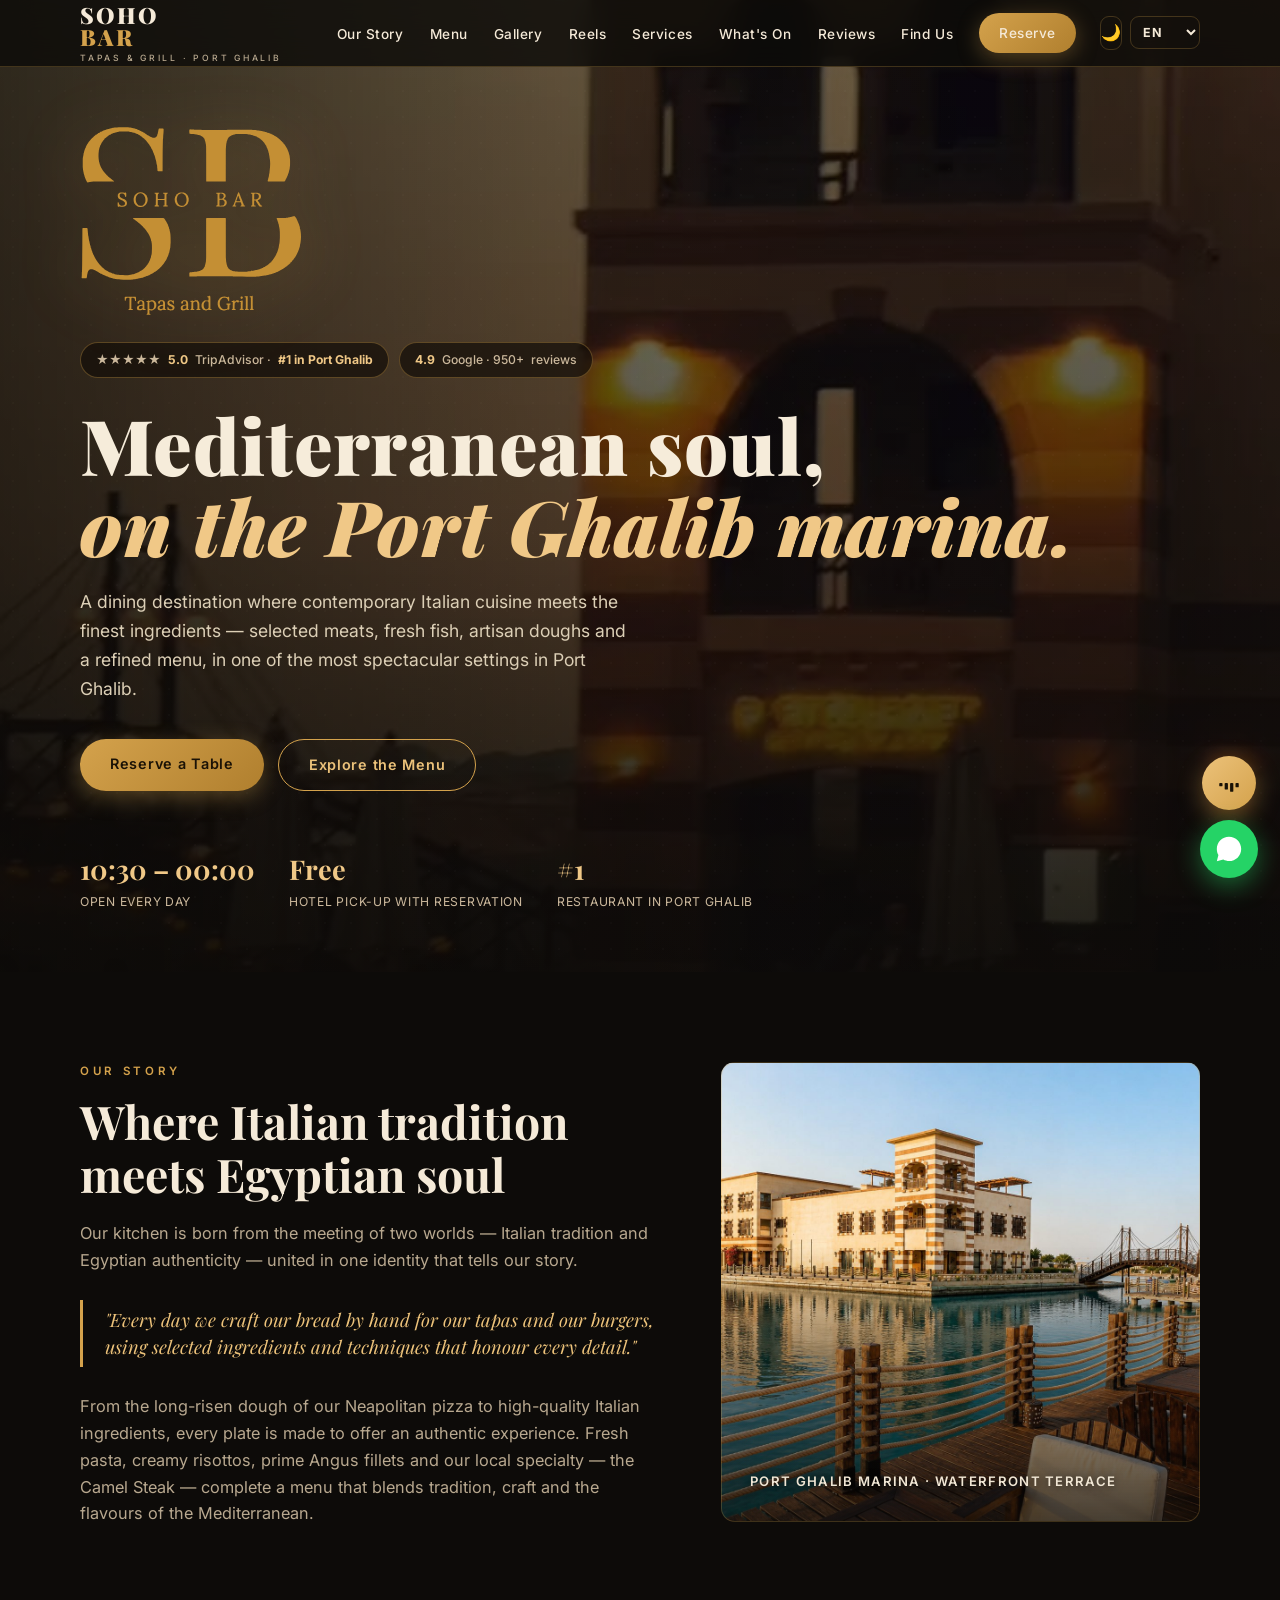
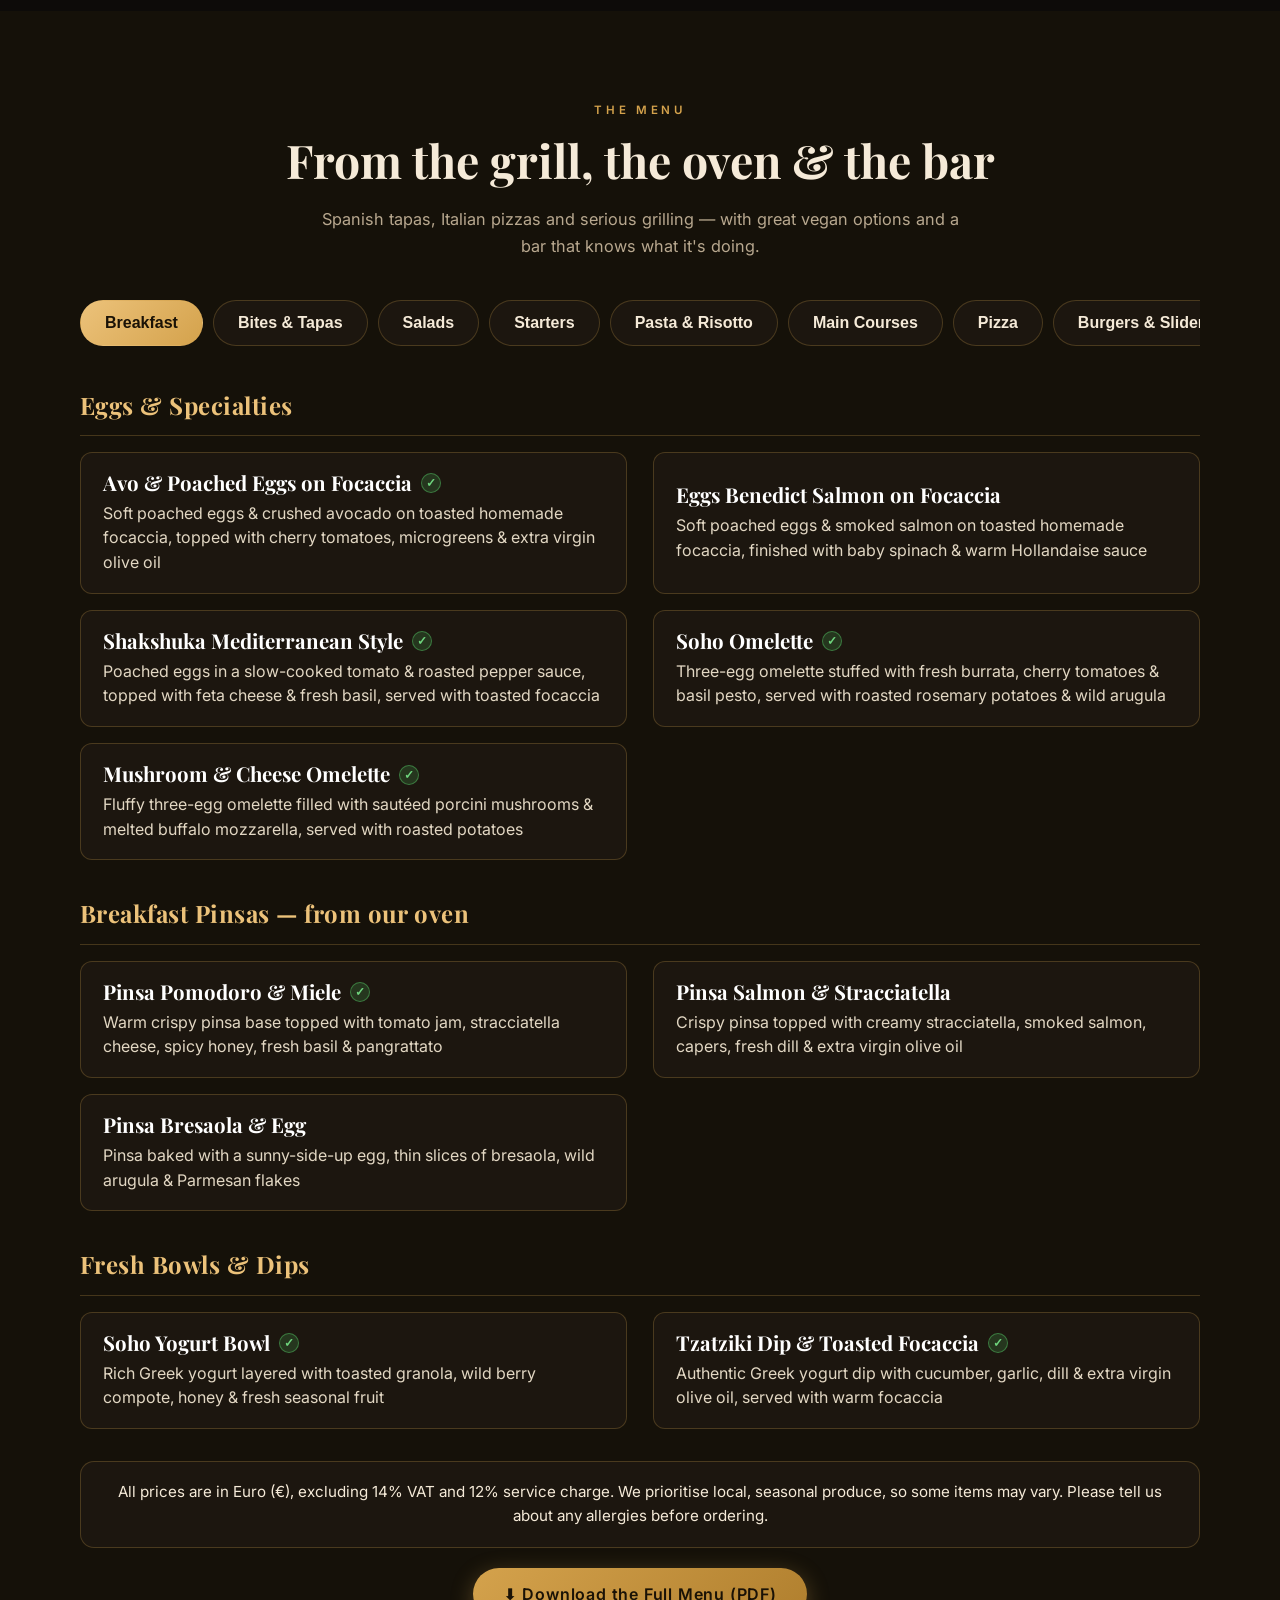
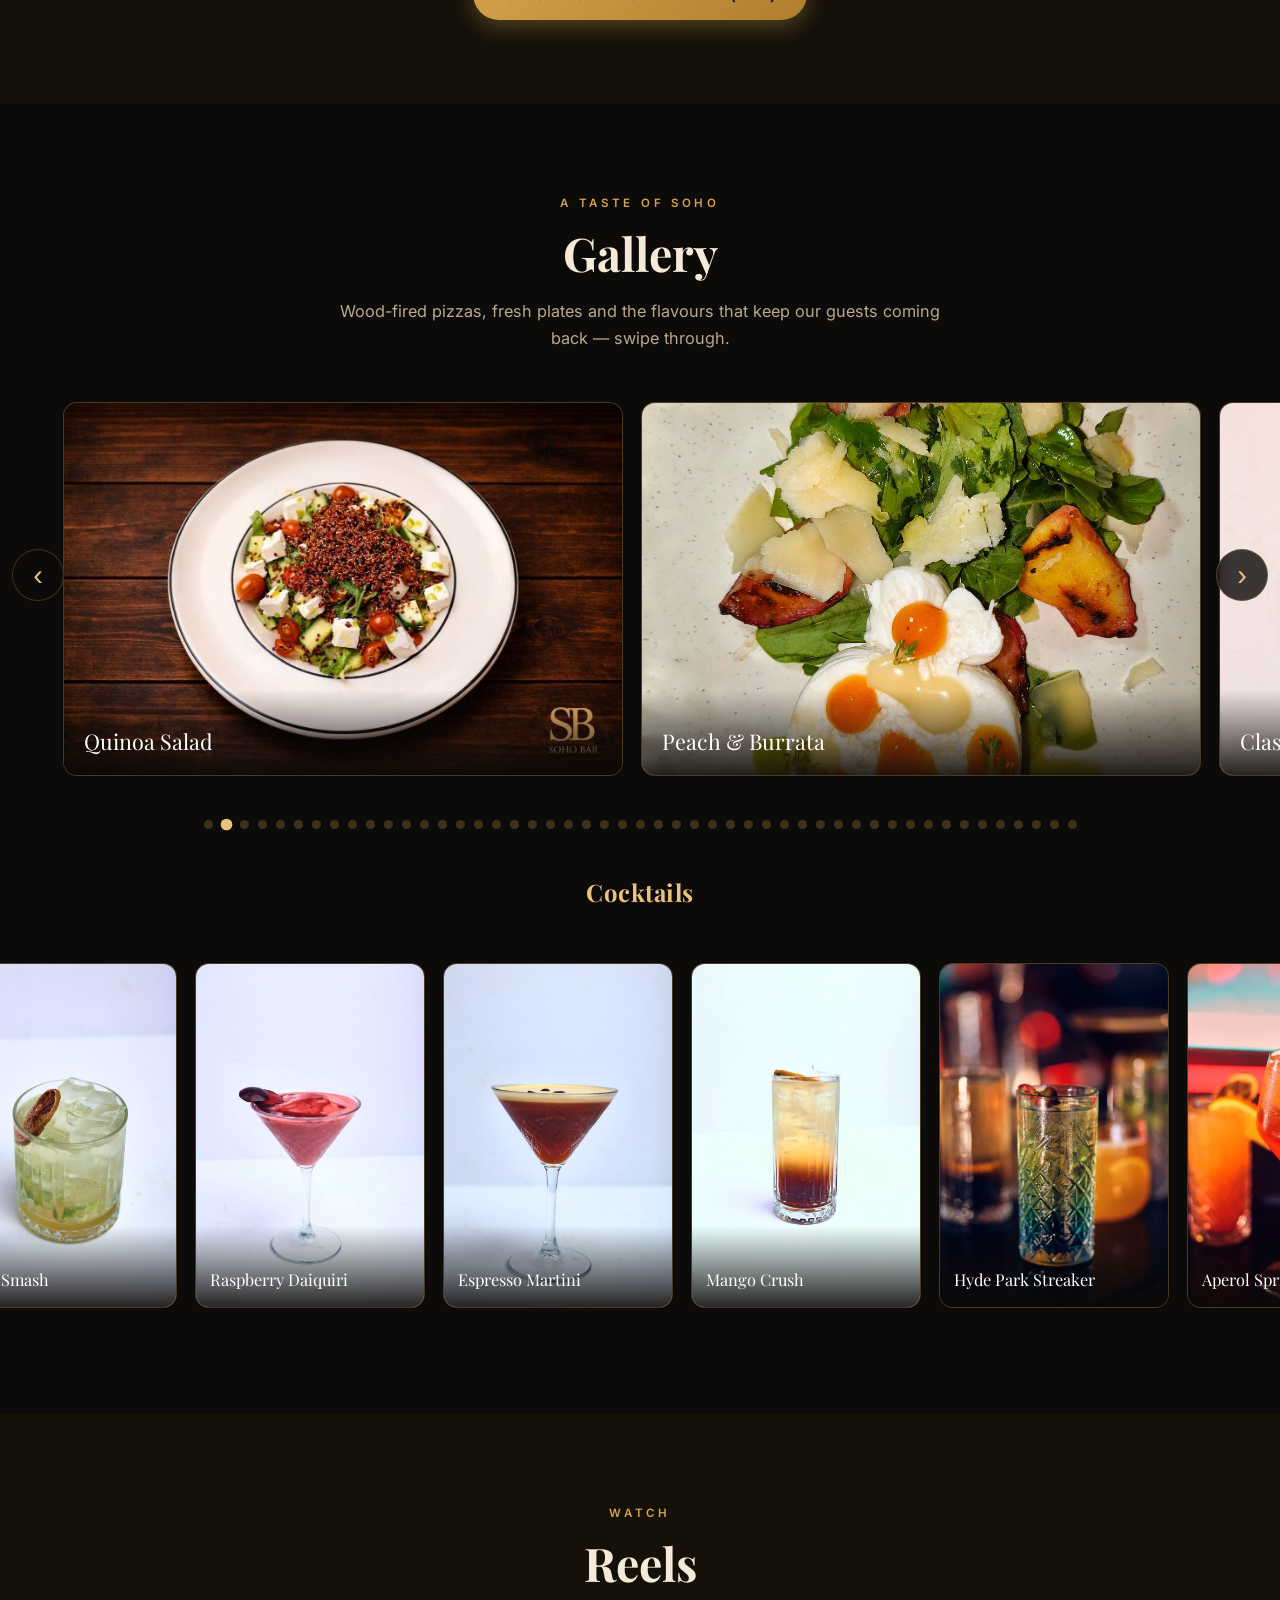
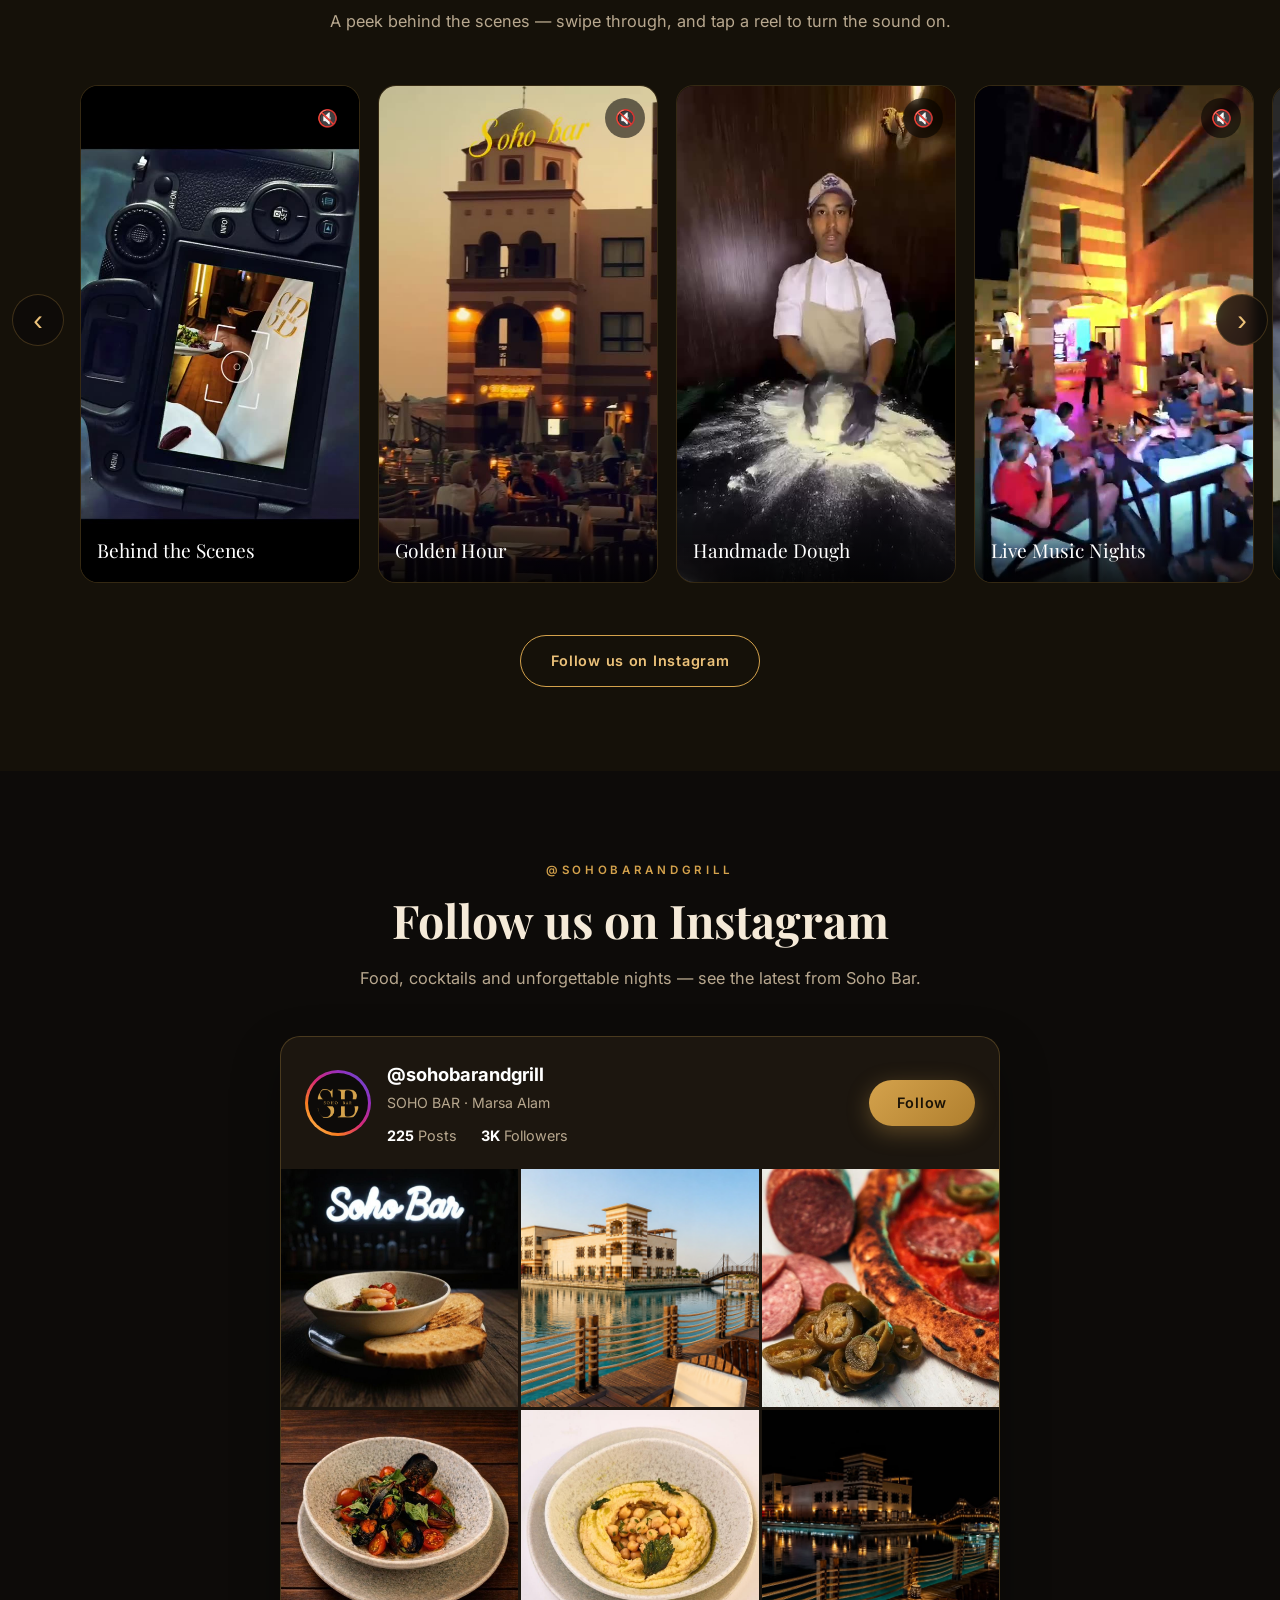
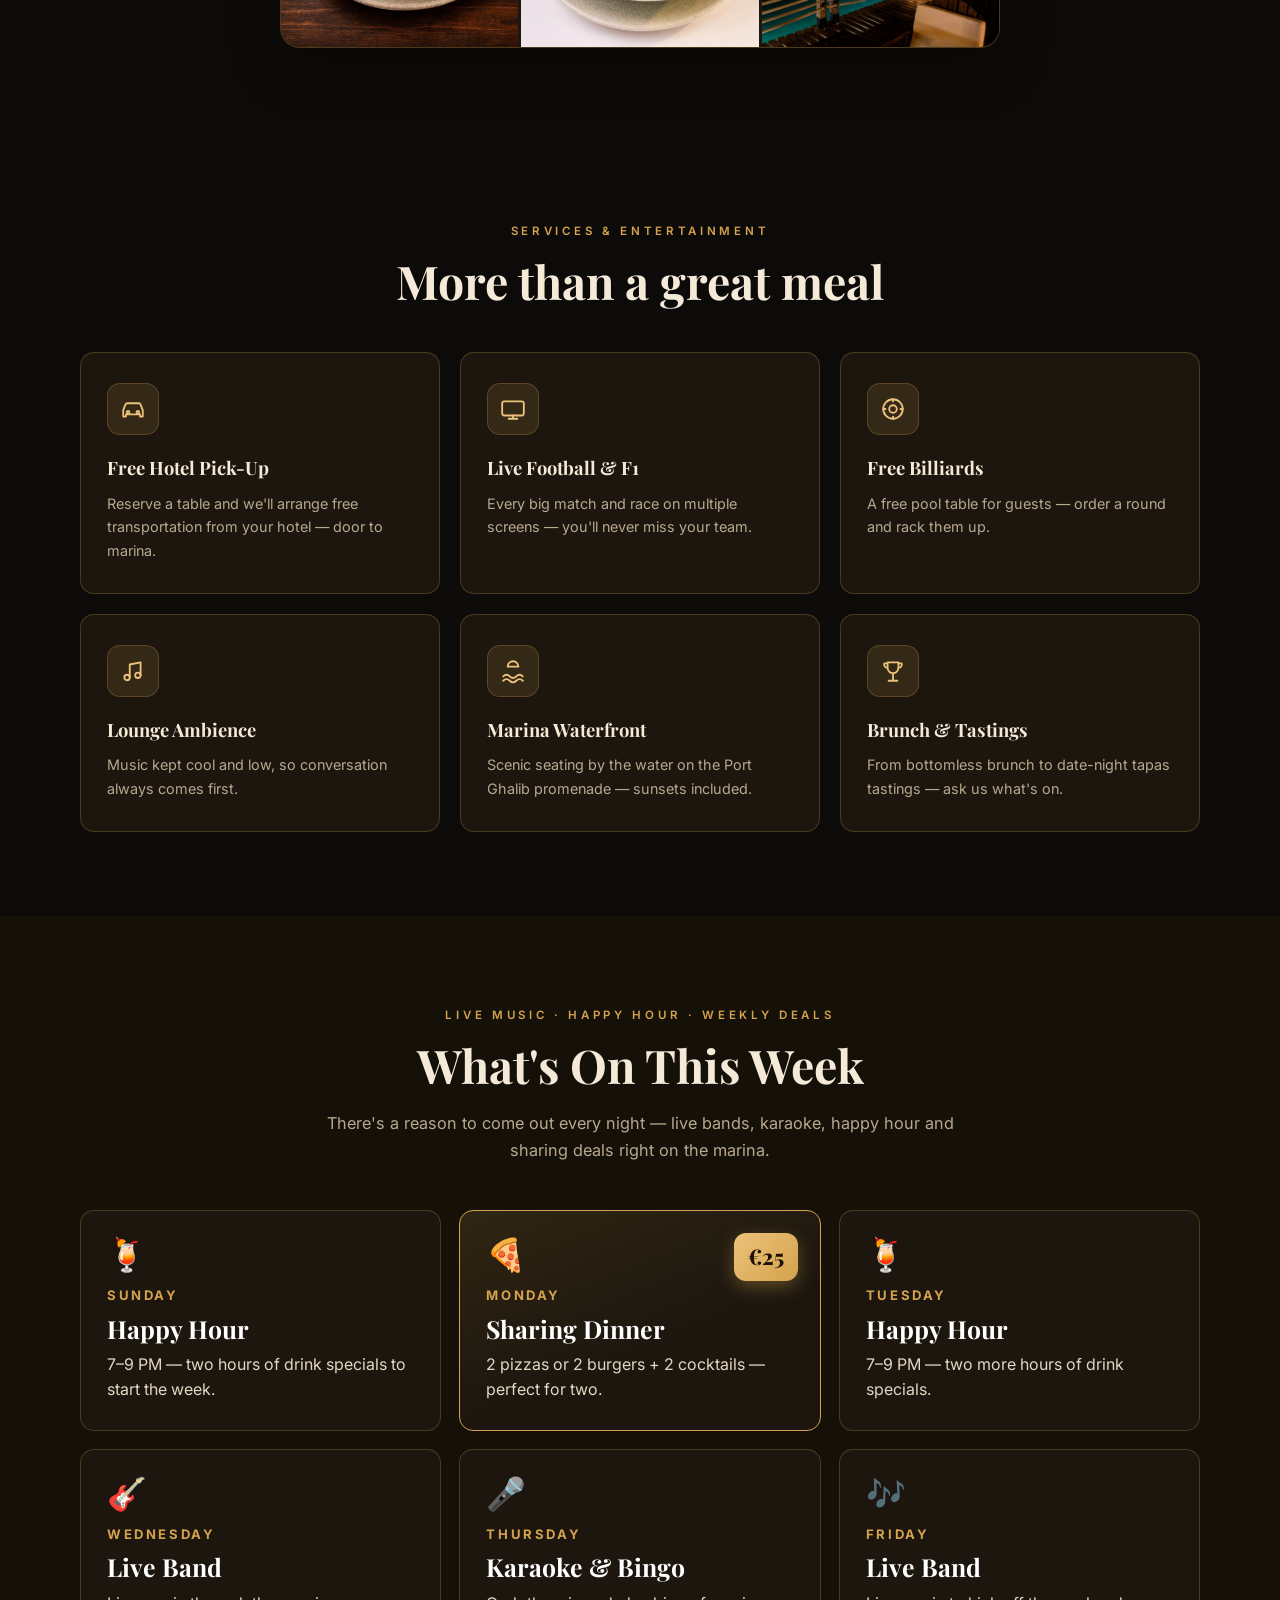
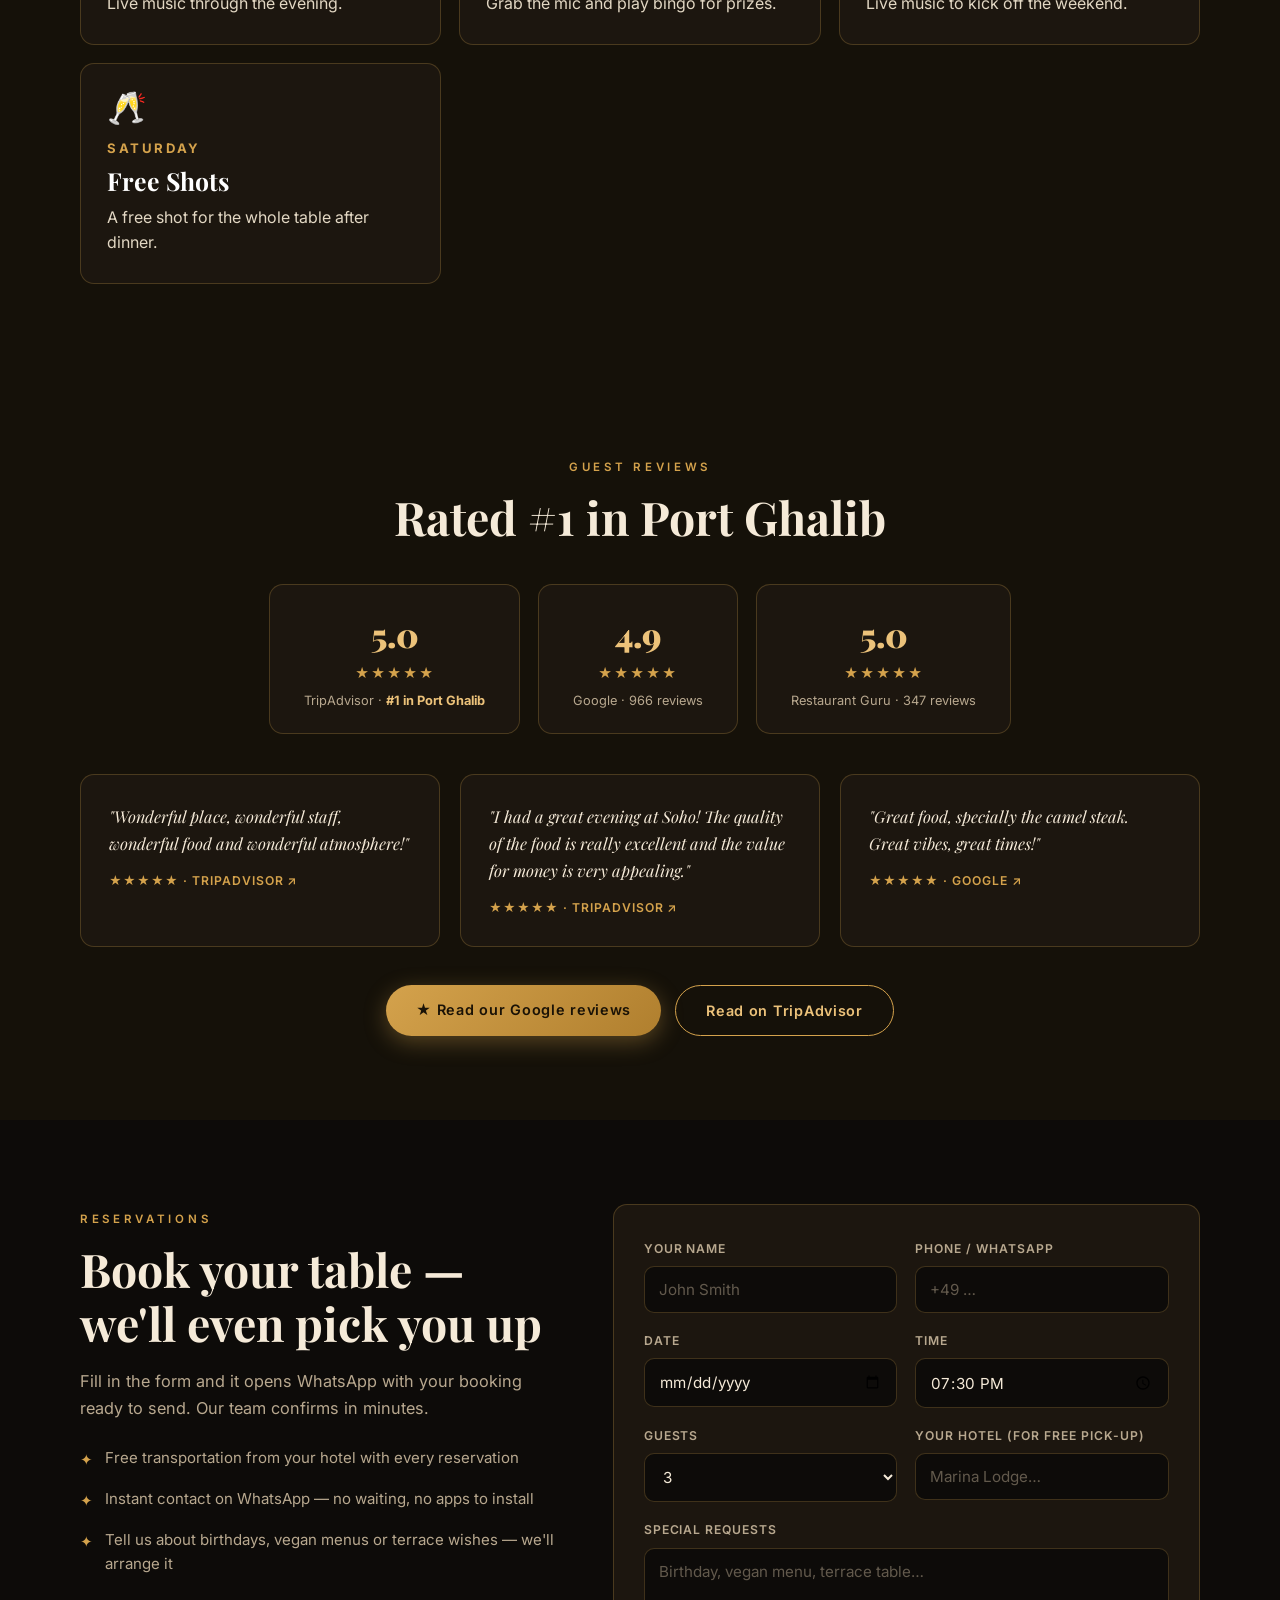
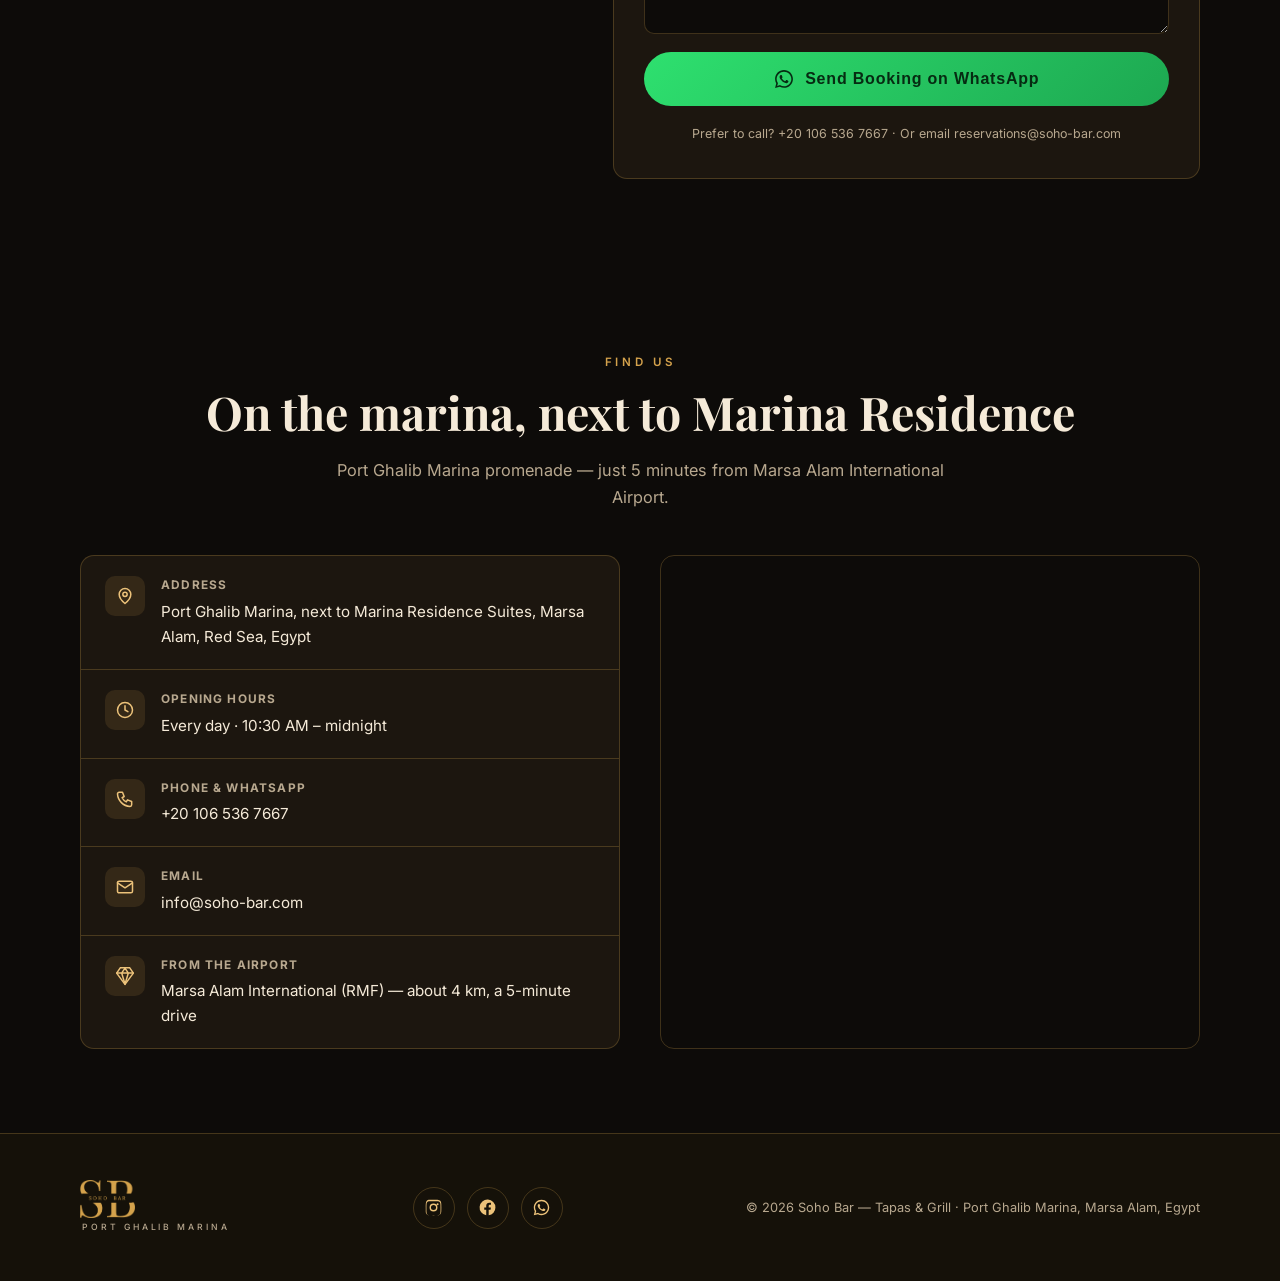
<file: soho-bar/index.html>
<!DOCTYPE html>
<html lang="en">
<head>
<meta charset="UTF-8">
<meta name="viewport" content="width=device-width, initial-scale=1.0">
<title>SOHO BAR — Tapas & Grill | Port Ghalib Marina, Marsa Alam</title>
<link rel="icon" href="data:image/svg+xml,%3Csvg xmlns='http://www.w3.org/2000/svg' viewBox='0 0 100 100'%3E%3Crect width='100' height='100' rx='20' fill='%230d0b09'/%3E%3Ctext x='50' y='68' font-family='Georgia,serif' font-size='54' font-weight='700' fill='%23d4a24c' text-anchor='middle'%3ESB%3C/text%3E%3C/svg%3E">
<meta name="theme-color" content="#0d0b09">
<meta name="description" content="Soho Bar — Tapas & Grill. The #1 rated bar & restaurant in Port Ghalib, Marsa Alam. Steaks, tapas, Italian pizzas, cocktails, live sports & free hotel pick-up. Reserve your table now.">
<meta property="og:title" content="SOHO BAR — Tapas & Grill · Port Ghalib">
<meta property="og:description" content="The #1 rated bar & restaurant in Port Ghalib. Steaks, tapas, pizzas, cocktails — with free hotel transportation on every reservation.">
<meta property="og:type" content="website">
<link rel="preconnect" href="https://fonts.googleapis.com">
<link rel="preconnect" href="https://fonts.gstatic.com" crossorigin>
<link href="https://fonts.googleapis.com/css2?family=Playfair+Display:ital,wght@0,500;0,700;0,900;1,500&family=Inter:wght@300;400;500;600;700&display=swap" rel="stylesheet">
<script type="application/ld+json">
{
  "@context": "https://schema.org",
  "@type": "Restaurant",
  "name": "Soho Bar — Tapas & Grill",
  "servesCuisine": ["Spanish", "Italian", "Grill", "Tapas"],
  "priceRange": "E£800–900 per person",
  "telephone": "+201065367667",
  "email": "info@soho-bar.com",
  "url": "https://soho-bar.com",
  "address": {
    "@type": "PostalAddress",
    "streetAddress": "Port Ghalib Marina, next to Marina Residence Suites",
    "addressLocality": "Port Ghalib, Marsa Alam",
    "addressRegion": "Red Sea",
    "addressCountry": "EG"
  },
  "openingHours": "Mo-Su 10:30-24:00",
  "aggregateRating": { "@type": "AggregateRating", "ratingValue": "4.9", "reviewCount": "1500" },
  "acceptsReservations": "True",
  "sameAs": [
    "https://www.instagram.com/sohobarandgrill/",
    "https://www.facebook.com/people/SOHO-BAR/61563975425484/"
  ]
}
</script>
<style>
:root{
  --bg:#0d0b09;
  --bg-2:#151109;
  --panel:#1c160f;
  --panel-2:#241c12;
  --gold:#d4a24c;
  --gold-bright:#ecc27a;
  --cream:#f5ead8;
  --muted:#b8a88f;
  --ink:#ffffff;
  --ink-soft:#e2d7c3;
  --nav-bg:rgba(13,11,9,.82);
  --line:rgba(212,162,76,.25);
  --whatsapp:#25d366;
  --radius:14px;
}
:root[data-theme="light"]{
  --bg:#faf6ee;
  --bg-2:#f2e9d8;
  --panel:#ffffff;
  --panel-2:#f7f0e2;
  --gold:#b07f2e;
  --gold-bright:#8f6414;
  --cream:#2a2118;
  --muted:#6b5f4c;
  --ink:#1b140b;
  --ink-soft:#4a4030;
  --nav-bg:rgba(250,246,238,.88);
  --line:rgba(176,127,46,.30);
}
html{transition:none}
body,section,nav,footer,.panel,.dish,.day,.card,.score,.menu-tabs button,form,input,select,textarea{transition:background-color .3s ease, color .3s ease, border-color .3s ease}
*{margin:0;padding:0;box-sizing:border-box}
html{scroll-behavior:smooth}
body{
  font-family:'Inter',system-ui,sans-serif;
  background:var(--bg);
  color:var(--cream);
  line-height:1.65;
  overflow-x:hidden;
}
h1,h2,h3,.serif{font-family:'Playfair Display',Georgia,serif}
img{max-width:100%}
a{color:var(--gold-bright);text-decoration:none}
.container{width:min(1120px,92%);margin:0 auto}
section{padding:84px 0}
.kicker{
  display:inline-block;letter-spacing:.32em;text-transform:uppercase;
  font-size:.72rem;font-weight:600;color:var(--gold);margin-bottom:14px;
}
.section-title{font-size:clamp(1.9rem,4.5vw,2.9rem);font-weight:700;line-height:1.15;margin-bottom:18px}
.section-lead{color:var(--muted);max-width:640px;font-size:1.02rem}
.center{text-align:center}.center .section-lead{margin:0 auto}

/* ── Nav ── */
nav{
  position:fixed;top:0;left:0;right:0;z-index:100;
  background:var(--nav-bg);backdrop-filter:blur(14px);
  border-bottom:1px solid var(--line);
}
.nav-inner{display:flex;align-items:center;justify-content:space-between;height:66px}
.logo{display:flex;flex-direction:column;align-items:flex-start;gap:2px}
.logo-text{font-family:'Playfair Display',serif;font-weight:900;font-size:1.4rem;letter-spacing:.09em;color:var(--cream);line-height:1;gap:0}
.logo-text span{color:var(--gold)}
.logo-text small{font-family:'Inter',sans-serif;font-weight:500;font-size:.54rem;letter-spacing:.32em;color:var(--muted);text-transform:uppercase;margin-top:5px}
.brand-img{height:38px;width:auto;display:block}
.logo-sub{font-family:'Inter',sans-serif;font-weight:500;font-size:.54rem;letter-spacing:.34em;color:var(--muted);text-transform:uppercase;padding-left:2px}
.hero-logo{height:190px;width:auto;display:block;margin:0 0 26px;filter:drop-shadow(0 8px 30px rgba(212,162,76,.3));animation:logoIn 1.1s cubic-bezier(.2,.7,.2,1) both}
@keyframes logoIn{from{opacity:0;transform:translateY(16px) scale(.95)}to{opacity:1;transform:none}}
@media(prefers-reduced-motion:reduce){.hero-logo{animation:none}}
.nav-links{display:flex;gap:26px;align-items:center;list-style:none}
.nav-links a{color:var(--cream);font-size:.85rem;font-weight:500;letter-spacing:.04em;transition:color .2s}
.nav-links a:hover{color:var(--gold-bright)}
.btn{
  display:inline-block;padding:13px 30px;border-radius:999px;
  font-weight:600;font-size:.9rem;letter-spacing:.05em;
  transition:transform .18s ease, box-shadow .18s ease;cursor:pointer;border:none;
}
.btn:hover{transform:translateY(-2px)}
.btn-gold{background:linear-gradient(135deg,var(--gold),#b07f2e);color:#1a1206;box-shadow:0 6px 22px rgba(212,162,76,.35)}
.btn-outline{border:1px solid var(--gold);color:var(--gold-bright);background:transparent}
.nav-cta{padding:9px 20px;font-size:.8rem}
.nav-cluster{display:flex;align-items:center;gap:24px}
.nav-right{display:flex;align-items:center;gap:8px}
.theme-btn{
  background:transparent;border:1px solid var(--line);border-radius:9px;
  width:34px;height:34px;font-size:1rem;line-height:1;cursor:pointer;
  display:flex;align-items:center;justify-content:center;transition:border-color .2s, transform .2s;
}
.theme-btn:hover{border-color:var(--gold);transform:translateY(-1px)}
.lang-select{
  background:transparent;border:1px solid var(--line);border-radius:9px;
  color:var(--cream);font-size:.78rem;font-weight:700;letter-spacing:.06em;
  padding:7px 8px;cursor:pointer;font-family:'Inter',sans-serif;
}
.lang-select option{background:var(--bg-2);color:var(--cream)}
.burger{display:none;background:none;border:none;color:var(--cream);font-size:1.6rem;cursor:pointer}

/* ── Hero ── */
header.hero{
  min-height:100svh;display:flex;align-items:center;position:relative;overflow:hidden;
  background:#0d0b09 url('hero-poster.jpg') center 28%/cover no-repeat;
  padding-top:66px;
}
.hero-video{
  position:absolute;inset:0;width:100%;height:100%;object-fit:cover;z-index:0;
  opacity:0;transition:opacity .6s ease;
}
header.hero.is-playing .hero-video{opacity:1}
header.hero::before{
  content:"";position:absolute;inset:0;z-index:1;pointer-events:none;
  background:
    linear-gradient(90deg, rgba(11,9,7,.74) 0%, rgba(11,9,7,.4) 52%, rgba(11,9,7,.44) 100%),
    linear-gradient(180deg, rgba(11,9,7,.25) 0%, rgba(11,9,7,.45) 55%, rgba(13,11,9,.86) 100%);
}
header.hero::after{
  content:"";position:absolute;inset:0;pointer-events:none;z-index:2;
  background-image:radial-gradient(rgba(245,234,216,.05) 1px, transparent 1px);
  background-size:26px 26px;opacity:.35;
}
.hero-inner{position:relative;z-index:3;padding:60px 0;width:min(1120px,92%);margin:0 auto}
.hero-badges{display:flex;flex-wrap:wrap;gap:10px;margin-bottom:26px}
.badge{
  display:inline-flex;align-items:center;gap:7px;
  border:1px solid rgba(212,162,76,.35);background:rgba(20,15,9,.72);
  padding:7px 15px;border-radius:999px;font-size:.76rem;color:#cbb89c;font-weight:500;
}
.badge b{color:#f0c887;font-weight:700}
.hero h1{font-size:clamp(2.6rem,7vw,4.8rem);font-weight:900;line-height:1.05;letter-spacing:.01em;color:#f6ecda}
.hero h1 em{font-style:italic;color:#f0c887}
.hero .sub{margin:22px 0 36px;color:#dccfb6;font-size:1.1rem;max-width:560px}
.hero-ctas{display:flex;flex-wrap:wrap;gap:14px}
.hero-facts{display:flex;flex-wrap:wrap;gap:34px;margin-top:56px}
.fact .n{font-family:'Playfair Display',serif;font-size:1.7rem;font-weight:700;color:#f0c887}
.fact .l{font-size:.76rem;color:#cbb89c;letter-spacing:.06em;text-transform:uppercase}

/* ── Story ── */
.story-grid{display:grid;grid-template-columns:1.1fr .9fr;gap:56px;align-items:center}
.story-quote{
  border-left:3px solid var(--gold);padding:6px 0 6px 22px;margin:26px 0;
  font-family:'Playfair Display',serif;font-style:italic;font-size:1.15rem;color:var(--gold-bright);line-height:1.5;
}
.story-art{
  border-radius:var(--radius);min-height:460px;position:relative;overflow:hidden;
  background:linear-gradient(180deg, rgba(11,9,7,0) 40%, rgba(11,9,7,.75) 100%), url('g16.jpg') center/cover no-repeat;
  border:1px solid var(--line);
  display:flex;align-items:flex-end;padding:28px;
}
.story-art .tag{font-size:.82rem;color:#f0e6d4;letter-spacing:.1em;text-transform:uppercase;font-weight:600;text-shadow:0 1px 8px rgba(0,0,0,.6)}

/* ── Menu ── */
#menu{background:var(--bg-2)}
.menu-tabs{display:flex;gap:10px;margin:40px 0 30px;overflow-x:auto;padding-bottom:10px;scrollbar-width:thin;-webkit-overflow-scrolling:touch}
.menu-tabs::-webkit-scrollbar{height:6px}
.menu-tabs::-webkit-scrollbar-thumb{background:var(--line);border-radius:3px}
.menu-tabs button{
  background:var(--panel);border:1px solid var(--line);color:var(--cream);white-space:nowrap;flex:none;
  padding:13px 24px;border-radius:999px;font-size:1rem;font-weight:600;cursor:pointer;transition:all .2s;
}
.menu-tabs button.active{background:linear-gradient(135deg,var(--gold-bright),var(--gold));color:#1a1206;border-color:transparent;font-weight:700}
#menuBody{animation:fade .35s ease}
@keyframes fade{from{opacity:0;transform:translateY(8px)}to{opacity:1;transform:none}}
.cat-intro{font-size:1.02rem;color:var(--cream);border-left:4px solid var(--gold);padding:8px 0 8px 18px;margin:0 0 26px;line-height:1.55}
.sub-head{font-family:'Playfair Display',serif;font-size:1.5rem;color:var(--gold-bright);letter-spacing:.02em;margin:34px 0 16px;padding-bottom:10px;border-bottom:1px solid var(--line)}
.sub-head:first-child{margin-top:0}
.dishes{display:grid;grid-template-columns:repeat(auto-fill,minmax(360px,1fr));gap:16px 26px}
.dish{
  display:flex;gap:18px;align-items:center;justify-content:space-between;
  background:var(--panel);border:1px solid var(--line);border-radius:12px;padding:18px 22px;
}
.dish-main{min-width:0}
.dish h3{font-size:1.28rem;color:var(--ink);margin-bottom:5px;font-family:'Playfair Display',serif;font-weight:700;display:flex;align-items:center;gap:9px;flex-wrap:wrap;line-height:1.2}
.dish p{font-size:1rem;color:var(--ink-soft);line-height:1.55}
.dish .price{font-family:'Playfair Display',serif;font-size:1.6rem;color:var(--gold-bright);font-weight:800;white-space:nowrap;flex:none;text-shadow:0 1px 10px rgba(212,162,76,.25)}
.dish.has-opts{align-items:flex-start}
.dish.has-opts .dish-main{flex:1}
.opts{list-style:none;margin:10px 0 0;padding:0;display:grid;gap:5px}
.opts li{display:flex;align-items:baseline;gap:10px;font-size:.98rem;color:var(--ink-soft)}
.opts li i{flex:1;border-bottom:1px dotted var(--line);transform:translateY(-4px)}
.opts li b{font-family:'Playfair Display',serif;font-size:1.15rem;color:var(--gold-bright);font-weight:800;white-space:nowrap}
.veg{display:inline-flex;align-items:center;justify-content:center;width:20px;height:20px;border-radius:50%;background:rgba(74,168,86,.22);border:1px solid rgba(74,168,86,.6);color:#6fd67e;font-size:.72rem;font-weight:800;flex:none}
.star{
  display:inline-block;font-size:.68rem;font-weight:800;letter-spacing:.1em;text-transform:uppercase;
  color:#1a1206;background:linear-gradient(135deg,var(--gold-bright),var(--gold));
  border-radius:5px;padding:3px 9px;vertical-align:middle;
}
.menu-note{margin-top:32px;font-size:.95rem;color:var(--cream);border:1px solid var(--line);background:var(--panel);border-radius:var(--radius);padding:18px 22px;text-align:center;line-height:1.6}
.menu-dl-wrap{text-align:center;margin-top:20px}
.menu-dl{font-size:1rem}

/* ── Services ── */
.cards{display:grid;grid-template-columns:repeat(auto-fill,minmax(280px,1fr));gap:20px;margin-top:44px}
.card{
  background:var(--panel);border:1px solid var(--line);border-radius:var(--radius);
  padding:30px 26px;transition:transform .2s,border-color .2s;position:relative;overflow:hidden;
}
.card:hover{transform:translateY(-4px);border-color:var(--gold)}
.card .ic{
  width:52px;height:52px;border-radius:13px;display:flex;align-items:center;justify-content:center;
  background:rgba(212,162,76,.13);border:1px solid var(--line);margin-bottom:18px;
}
.card .ic svg{width:26px;height:26px;stroke:var(--gold-bright);fill:none;stroke-width:1.7;stroke-linecap:round;stroke-linejoin:round}
.card h3{font-size:1.15rem;margin-bottom:8px}
.card p{font-size:.9rem;color:var(--muted)}

/* ── What's On ── */
#whatson{background:var(--bg-2)}
.week{display:grid;grid-template-columns:repeat(auto-fill,minmax(290px,1fr));gap:18px;margin-top:46px}
.day{
  background:var(--panel);border:1px solid var(--line);border-radius:var(--radius);
  padding:28px 26px;position:relative;transition:transform .2s,border-color .2s;overflow:hidden;
}
.day:hover{transform:translateY(-4px);border-color:var(--gold)}
.day-ic{font-size:2rem;line-height:1;margin-bottom:14px}
.day .dow{font-size:.82rem;letter-spacing:.2em;text-transform:uppercase;color:var(--gold);font-weight:700;margin-bottom:8px}
.day h3{font-family:'Playfair Display',serif;font-size:1.55rem;color:var(--ink);margin-bottom:9px;line-height:1.15}
.day p{font-size:1rem;color:var(--ink-soft);line-height:1.55}
.day.feat{border-color:var(--gold);background:linear-gradient(158deg, rgba(212,162,76,.14), var(--panel) 60%)}
.day .deal{
  position:absolute;top:22px;right:22px;
  background:linear-gradient(135deg,var(--gold-bright),var(--gold));color:#1a1206;
  font-family:'Playfair Display',serif;font-weight:800;font-size:1.35rem;padding:6px 14px;border-radius:12px;
  box-shadow:0 6px 18px rgba(212,162,76,.35);
}

/* ── Gallery ── */
.gallery-wrap{position:relative;margin-top:44px}
.gallery{
  display:flex;gap:18px;overflow-x:auto;
  padding:6px max((100% - 1120px)/2, 4%) 22px;
  scrollbar-width:none;-webkit-overflow-scrolling:touch;
}
.gallery::-webkit-scrollbar{display:none}
.slide{
  flex:none;width:min(560px,84vw);scroll-snap-align:center;margin:0;
  border-radius:var(--radius);overflow:hidden;border:1px solid var(--line);
  background:var(--panel);position:relative;
}
.slide img{width:100%;aspect-ratio:3/2;object-fit:cover;display:block}
.slide figcaption{
  position:absolute;left:0;right:0;bottom:0;padding:34px 20px 16px;
  font-family:'Playfair Display',serif;font-size:1.35rem;color:#fff;
  background:linear-gradient(180deg,transparent,rgba(11,9,7,.88));
}
.gal-nav{
  position:absolute;top:calc(50% - 22px);transform:translateY(-50%);z-index:5;
  width:52px;height:52px;border-radius:50%;border:1px solid var(--line);
  background:rgba(13,11,9,.8);color:var(--gold-bright);font-size:1.8rem;line-height:1;
  cursor:pointer;display:flex;align-items:center;justify-content:center;transition:all .2s;backdrop-filter:blur(6px);
}
.gal-nav:hover{background:var(--gold);color:#1a1206;border-color:transparent}
.gal-nav.prev{left:12px}.gal-nav.next{right:12px}
.gallery-subtitle{text-align:center;font-family:'Playfair Display',serif;font-size:1.5rem;color:var(--gold-bright);margin:44px 0 4px;letter-spacing:.02em}
.cocktails-row{margin-top:8px}
.cocktails-row .slide{width:min(230px,52vw);aspect-ratio:2/3}
.cocktails-row .slide img{aspect-ratio:2/3;height:100%}
.cocktails-row .slide figcaption{font-size:1.02rem;padding:40px 14px 14px}
.gal-dots{display:flex;gap:9px;justify-content:center;margin-top:22px}
.gal-dot{width:9px;height:9px;border-radius:50%;border:none;background:var(--line);cursor:pointer;padding:0;transition:all .2s}
.gal-dot.active{background:var(--gold-bright);transform:scale(1.3)}
@media(max-width:600px){
  .gal-nav{display:none}
  .slide figcaption{font-size:1.15rem}
}

/* ── Reels ── */
#reels{background:var(--bg-2)}
.reels-wrap{position:relative;margin-top:44px}
.reels{
  display:flex;gap:18px;overflow-x:auto;scroll-snap-type:x mandatory;
  padding:6px max((100% - 1120px)/2, 4%) 22px;
  scrollbar-width:none;-webkit-overflow-scrolling:touch;
}
.reels::-webkit-scrollbar{display:none}
.reel{
  position:relative;flex:none;width:min(280px,72vw);aspect-ratio:9/16;scroll-snap-align:center;margin:0;
  border-radius:18px;overflow:hidden;border:1px solid var(--line);background:#000;cursor:pointer;
}
.reel video{width:100%;height:100%;object-fit:cover;display:block}
.reel figcaption{
  position:absolute;left:0;right:0;bottom:0;padding:36px 16px 15px;pointer-events:none;
  font-family:'Playfair Display',serif;font-size:1.2rem;color:#fff;
  background:linear-gradient(180deg,transparent,rgba(0,0,0,.78));
}
.reel-sound{
  position:absolute;top:12px;right:12px;width:40px;height:40px;border-radius:50%;border:none;
  background:rgba(0,0,0,.55);color:#fff;font-size:1.05rem;cursor:pointer;
  display:flex;align-items:center;justify-content:center;backdrop-filter:blur(4px);transition:background .2s;
}
.reel-sound:hover{background:rgba(0,0,0,.8)}
.reels-cta{margin-top:30px}

/* ── Instagram ── */
.ig-card{max-width:720px;margin:44px auto 0;background:var(--panel);border:1px solid var(--line);border-radius:20px;overflow:hidden;box-shadow:0 20px 50px rgba(0,0,0,.28)}
.ig-head{display:flex;align-items:center;gap:16px;padding:22px 24px;flex-wrap:wrap}
.ig-avatar{width:66px;height:66px;border-radius:50%;flex:none;padding:3px;background:linear-gradient(45deg,#feda75,#fa7e1e,#d62976,#962fbf,#4f5bd5);display:block}
.ig-avatar img{width:100%;height:100%;border-radius:50%;background:var(--bg);object-fit:contain;padding:9px;display:block}
.ig-meta{flex:1;min-width:170px}
.ig-handle{display:inline-block;font-weight:700;font-size:1.15rem;color:var(--ink)}
.ig-name{font-size:.88rem;color:var(--muted);margin-top:2px}
.ig-stats{display:flex;gap:24px;margin-top:9px;font-size:.9rem;color:var(--muted)}
.ig-stats b{color:var(--ink);font-weight:700}
.ig-follow{flex:none;padding:11px 28px;font-size:.9rem}
.ig-thumbs{display:grid;grid-template-columns:repeat(3,1fr);gap:3px}
.ig-thumbs a{position:relative;aspect-ratio:1;overflow:hidden;display:block}
.ig-thumbs img{width:100%;height:100%;object-fit:cover;transition:transform .35s ease}
.ig-thumbs a:hover img{transform:scale(1.07)}
.ig-thumbs a::before{content:"";position:absolute;inset:0;background:rgba(11,9,7,0);transition:background .25s;z-index:1}
.ig-thumbs a:hover::before{background:rgba(11,9,7,.4)}
.ig-thumbs a::after{content:"";position:absolute;top:50%;left:50%;width:32px;height:32px;transform:translate(-50%,-50%) scale(.7);opacity:0;transition:.25s;z-index:2;background:url("data:image/svg+xml,%3Csvg xmlns='http://www.w3.org/2000/svg' viewBox='0 0 24 24' fill='none' stroke='white' stroke-width='2' stroke-linecap='round'%3E%3Crect x='2' y='2' width='20' height='20' rx='5.5'/%3E%3Ccircle cx='12' cy='12' r='4.4'/%3E%3Ccircle cx='17.6' cy='6.4' r='1.1' fill='white' stroke='none'/%3E%3C/svg%3E") center/contain no-repeat}
.ig-thumbs a:hover::after{opacity:1;transform:translate(-50%,-50%) scale(1)}
@media(max-width:520px){.ig-head{justify-content:center;text-align:center}.ig-meta{text-align:center}.ig-stats{justify-content:center}.ig-follow{width:100%}}

/* ── Reviews ── */
#reviews{background:var(--bg-2)}
.scoreboard{display:flex;flex-wrap:wrap;gap:18px;justify-content:center;margin:40px 0 40px}
.score{
  background:var(--panel);border:1px solid var(--line);border-radius:var(--radius);
  padding:22px 34px;text-align:center;min-width:200px;display:block;text-decoration:none;color:inherit;
  transition:transform .2s, border-color .2s, box-shadow .2s;
}
.score:hover{transform:translateY(-4px);border-color:var(--gold);box-shadow:0 12px 30px rgba(0,0,0,.25)}
.score .v{font-family:'Playfair Display',serif;font-size:2.1rem;font-weight:900;color:var(--gold-bright)}
.score .stars{color:var(--gold);letter-spacing:2px;font-size:.85rem}
.score .p{font-size:.8rem;color:var(--muted);margin-top:5px}
.score .p b{color:var(--gold-bright);font-weight:700}
.quotes{display:grid;grid-template-columns:repeat(auto-fill,minmax(300px,1fr));gap:20px}
.quote{
  background:var(--panel);border:1px solid var(--line);border-radius:var(--radius);padding:28px;
  display:block;text-decoration:none;color:inherit;transition:transform .2s, border-color .2s, box-shadow .2s;
}
.quote:hover{transform:translateY(-4px);border-color:var(--gold);box-shadow:0 12px 30px rgba(0,0,0,.25)}
.quote p{font-family:'Playfair Display',serif;font-style:italic;font-size:1.02rem;color:var(--cream);margin-bottom:14px}
.quote .src{font-size:.76rem;color:var(--gold);letter-spacing:.08em;text-transform:uppercase;font-weight:600}
.rv-cta{margin-top:38px;display:flex;gap:14px;justify-content:center;flex-wrap:wrap}

/* ── Reserve ── */
#reserve .wrap{
  display:grid;grid-template-columns:.9fr 1.1fr;gap:52px;align-items:start;
}
.reserve-info ul{list-style:none;margin-top:24px;display:flex;flex-direction:column;gap:14px}
.reserve-info li{display:flex;gap:12px;align-items:flex-start;color:var(--muted);font-size:.94rem}
.reserve-info li::before{content:"✦";color:var(--gold);flex:none;margin-top:2px}
form{
  background:var(--panel);border:1px solid var(--line);border-radius:var(--radius);
  padding:34px 30px;display:grid;grid-template-columns:1fr 1fr;gap:18px;
}
.field{display:flex;flex-direction:column;gap:7px}
.field.full{grid-column:1/-1}
label{font-size:.76rem;font-weight:600;letter-spacing:.08em;text-transform:uppercase;color:var(--muted)}
input,select,textarea{
  background:var(--bg);border:1px solid var(--line);border-radius:10px;
  color:var(--cream);padding:13px 14px;font-family:'Inter',sans-serif;font-size:.95rem;outline:none;
  transition:border-color .2s;width:100%;
}
input:focus,select:focus,textarea:focus{border-color:var(--gold)}
input::placeholder,textarea::placeholder{color:rgba(184,168,143,.5)}
textarea{resize:vertical;min-height:86px}
.btn-wa{
  grid-column:1/-1;background:linear-gradient(135deg,#2ee06f,#1da851);color:#062b12;
  display:flex;align-items:center;justify-content:center;gap:10px;font-size:1rem;padding:16px;
}
.form-hint{grid-column:1/-1;font-size:.78rem;color:var(--muted);text-align:center}

/* ── Find us ── */
.find-grid{display:grid;grid-template-columns:1fr 1fr;gap:40px;margin-top:44px;align-items:stretch}
.info-list{display:flex;flex-direction:column;gap:0;background:var(--panel);border:1px solid var(--line);border-radius:var(--radius);overflow:hidden}
.info-row{display:flex;gap:16px;padding:20px 24px;border-bottom:1px solid var(--line);align-items:flex-start}
.info-row:last-child{border-bottom:none}
.info-row .ic{flex:none;width:40px;height:40px;border-radius:10px;background:rgba(212,162,76,.13);display:flex;align-items:center;justify-content:center}
.info-row .ic svg{width:20px;height:20px;stroke:var(--gold-bright);fill:none;stroke-width:1.8;stroke-linecap:round;stroke-linejoin:round}
.info-row h4{font-family:'Inter',sans-serif;font-size:.74rem;letter-spacing:.1em;text-transform:uppercase;color:var(--muted);margin-bottom:3px}
.info-row p, .info-row a{font-size:.95rem;color:var(--cream)}
.map-box{border-radius:var(--radius);overflow:hidden;border:1px solid var(--line);min-height:420px}
.map-box iframe{width:100%;height:100%;min-height:420px;border:0;filter:grayscale(.2) contrast(1.05)}

/* ── Footer ── */
footer{border-top:1px solid var(--line);padding:46px 0;background:var(--bg-2)}
.foot{display:flex;flex-wrap:wrap;gap:26px;justify-content:space-between;align-items:center}
.socials{display:flex;gap:12px}
.socials a{
  width:42px;height:42px;border-radius:50%;border:1px solid var(--line);
  display:flex;align-items:center;justify-content:center;transition:border-color .2s, transform .2s;
}
.socials a:hover{border-color:var(--gold);transform:translateY(-2px)}
.socials svg{width:19px;height:19px;fill:var(--gold-bright)}
.foot small{color:var(--muted);font-size:.8rem}

/* ── Floating WhatsApp ── */
.wa-float{
  position:fixed;right:22px;bottom:22px;z-index:90;
  width:58px;height:58px;border-radius:50%;background:var(--whatsapp);
  display:flex;align-items:center;justify-content:center;
  box-shadow:0 8px 26px rgba(37,211,102,.45);transition:transform .2s;
}
.wa-float:hover{transform:scale(1.08)}
.wa-float svg{width:30px;height:30px;fill:#fff}

/* ── Floating Music toggle ── */
.music-float{
  position:fixed;right:24px;bottom:90px;z-index:90;
  width:54px;height:54px;border-radius:50%;border:none;cursor:pointer;
  background:linear-gradient(135deg,var(--gold-bright),var(--gold));
  display:flex;align-items:center;justify-content:center;
  box-shadow:0 8px 24px rgba(212,162,76,.42);transition:transform .2s;
}
.music-float:hover{transform:scale(1.08)}
.music-float svg{width:26px;height:26px}
.music-float .b{fill:#1a1206;transform-box:fill-box;transform-origin:bottom center;transform:scaleY(.5)}
.music-float.playing .b1{animation:eq .9s ease-in-out infinite}
.music-float.playing .b2{animation:eq .9s ease-in-out .22s infinite}
.music-float.playing .b3{animation:eq .9s ease-in-out .4s infinite}
.music-float.playing .b4{animation:eq .9s ease-in-out .12s infinite}
@keyframes eq{0%,100%{transform:scaleY(.35)}50%{transform:scaleY(1)}}
@media(prefers-reduced-motion:reduce){.music-float .b{animation:none !important;transform:scaleY(.7)}}

@media(max-width:900px){
  .story-grid,#reserve .wrap,.find-grid{grid-template-columns:1fr}
  .story-art{min-height:260px}
  form{grid-template-columns:1fr}
  .nav-links{
    position:fixed;top:66px;right:0;background:var(--bg-2);
    flex-direction:column;padding:26px;width:230px;gap:18px;
    border-left:1px solid var(--line);border-bottom:1px solid var(--line);
    transform:translateX(100%);transition:transform .25s ease;align-items:flex-start;
  }
  .nav-links.open{transform:none}
  .burger{display:block}
  section{padding:64px 0}
  .hero-logo{height:132px}
}
/* compact hero so it fits one phone screen */
@media(max-width:600px){
  .hero-inner{padding:20px 0}
  .hero-logo{height:92px;margin-bottom:12px}
  .hero-badges{margin-bottom:14px;gap:7px}
  .badge{font-size:.64rem;padding:5px 10px}
  .hero h1{font-size:clamp(1.75rem,7.6vw,2.4rem)}
  .hero .sub{font-size:.9rem;margin:12px 0 18px}
  .hero-ctas{gap:10px}
  .hero .btn{padding:12px 22px;font-size:.85rem}
  .hero-facts{margin-top:22px;gap:12px 20px}
  .fact .n{font-size:1.25rem}
  .fact .l{font-size:.64rem}
}
/* very short screens: drop the facts row so the key content fits */
@media(max-width:600px) and (max-height:720px){
  .hero-facts{display:none}
  .hero .sub{font-size:.86rem;margin:10px 0 16px}
  .hero-logo{height:80px}
}
</style>
</style>
</head>
<body>

<nav>
  <div class="container nav-inner">
    <a class="logo logo-text notranslate" translate="no" href="#top">SOHO<span> BAR</span><small>Tapas &amp; Grill · Port Ghalib</small></a>
    <div class="nav-cluster">
      <ul class="nav-links" id="navLinks">
        <li><a href="#story" data-i18n="nav.story">Our Story</a></li>
        <li><a href="#menu" data-i18n="nav.menu">Menu</a></li>
        <li><a href="#gallery" data-i18n="nav.gallery">Gallery</a></li>
        <li><a href="#reels" data-i18n="nav.reels">Reels</a></li>
        <li><a href="#services" data-i18n="nav.services">Services</a></li>
        <li><a href="#whatson" data-i18n="nav.whatson">What's On</a></li>
        <li><a href="#reviews" data-i18n="nav.reviews">Reviews</a></li>
        <li><a href="#find" data-i18n="nav.find">Find Us</a></li>
        <li><a class="btn btn-gold nav-cta" href="#reserve" data-i18n="nav.reserve">Reserve</a></li>
      </ul>
      <div class="nav-right">
        <button id="themeToggle" class="theme-btn" aria-label="Toggle light or dark mode" title="Light / Dark">🌙</button>
        <select id="langSelect" class="lang-select" aria-label="Language">
          <option value="en">EN</option>
          <option value="de">DE</option>
          <option value="it">IT</option>
          <option value="pl">PL</option>
          <option value="cs">CS</option>
          <option value="nl">NL</option>
        </select>
        <button class="burger" id="burger" aria-label="Menu">☰</button>
      </div>
    </div>
  </div>
</nav>

<header class="hero" id="top">
  <video class="hero-video" id="heroVideo" autoplay muted loop playsinline preload="auto" tabindex="-1" disablepictureinpicture>
    <source src="hero-v4.mp4" type="video/mp4">
  </video>
  <div class="hero-inner">
    <svg class="hero-logo" xmlns="http://www.w3.org/2000/svg" viewBox="0 0 3484 2981" role="img" aria-label="Soho Bar — Tapas and Grill"><defs><linearGradient id="sbg" x1="-1.2" y1="0" x2="-0.2" y2="0"><stop offset="0%" stop-color="#c48f34"/><stop offset="42%" stop-color="#e6c072"/><stop offset="50%" stop-color="#fff7e0"/><stop offset="58%" stop-color="#e6c072"/><stop offset="100%" stop-color="#c48f34"/><animate attributeName="x1" values="-1.2;-1.2;1" keyTimes="0;0.62;1" dur="6.5s" repeatCount="indefinite"/><animate attributeName="x2" values="-0.2;-0.2;2" keyTimes="0;0.62;1" dur="6.5s" repeatCount="indefinite"/></linearGradient></defs><g fill="url(#sbg)"><path d="M0 0 C15.23 0.71 30.47 0.88 45.71 1.08 C49.49 1.14 53.26 1.19 57.04 1.25 C57.6 1.26 57.6 1.26 60.45 1.29 C82.48 1.63 82.48 1.63 86.29 3.53 C90.53 4.02 94.78 4.48 99.04 4.91 C107.55 5.81 115.87 6.83 124.21 8.84 C128.81 9.87 133.46 10.43 138.13 11 C141.34 11.54 144.2 12.5 147.29 13.53 C148.12 13.61 148.12 13.61 152.35 14.03 C157.29 14.53 157.29 14.53 162.29 16.53 C167.12 17.34 171.96 17.99 176.82 18.65 C181.29 19.53 181.29 19.53 186.29 22.53 C187.83 22.86 189.38 23.19 190.97 23.53 C195.29 24.53 195.29 24.53 197.29 27.53 C200.11 28.16 200.11 28.16 203.54 28.53 C208.44 29.18 211.96 30.07 216.29 32.53 C217 32.77 217 32.77 220.6 33.97 C233.69 38.33 233.69 38.33 235.29 41.53 C239.23 42.83 243.23 43.91 247.23 45.02 C251.53 46.62 253.83 48.58 257.29 51.53 C260.2 53 263.16 54.37 266.16 55.66 C267.68 56.32 269.21 56.98 270.78 57.66 C273.69 58.87 276.62 60.02 279.58 61.09 C284.31 62.93 288.09 65.69 292.29 68.53 C296.87 70.94 301.43 73.18 306.22 75.16 C309.29 76.53 309.29 76.53 312.29 79.53 C316.45 82.03 320.51 84.12 324.91 86.16 C326.22 86.77 327.53 87.38 328.89 88.01 C332.29 89.53 332.29 89.53 335.29 90.53 C337.3 92.85 339.3 95.19 341.29 97.53 C344.59 100.83 346.54 101.6 351.16 102.91 C357.55 104.93 361.11 108.05 365.47 113.03 C369.12 116.27 373.1 117.96 377.54 119.91 C380.29 121.53 380.29 121.53 383.29 126.53 C386.59 127.63 389.93 128.62 393.29 129.53 C399.66 132.44 405.31 135.56 410.29 140.53 C413.28 141.55 416.28 142.54 419.29 143.53 C422.64 145.16 425.97 146.83 429.29 148.53 C432.28 149.88 435.28 151.21 438.29 152.53 C440.12 153.39 441.95 154.24 443.79 155.09 C457.46 161.29 471.4 163.66 486.35 163.72 C488.05 163.73 489.75 163.75 491.51 163.76 C500.2 163.34 508.41 160.69 514.5 154.16 C516.5 151.66 518.4 149.12 520.29 146.53 C522.41 143.76 524.06 141.69 526.91 139.66 C531.16 135.85 531.22 130.92 532.1 125.47 C533.33 118.39 535.1 108.72 540.29 103.53 C540.68 101.23 540.98 98.91 541.22 96.59 C542.03 90 543.46 83.93 545.29 77.53 C547.29 69.16 549.17 60.8 550.41 52.28 C551.29 46.53 551.29 46.53 552.29 43.55 C553.3 40.48 553.72 37.67 554.1 34.47 C554.73 30.56 555.13 28.75 557.47 25.47 C565.16 20.17 565.16 20.17 569.91 20.97 C574.31 21.7 578.46 21.5 582.93 21.34 C584.8 21.28 586.68 21.23 588.61 21.17 C592.54 21.04 596.48 20.9 600.41 20.76 C602.29 20.7 604.18 20.65 606.11 20.59 C607.82 20.53 609.54 20.47 611.3 20.41 C618.6 20.59 627.85 21.1 633.29 26.53 C634.54 40.93 632.8 55.97 632.06 70.39 C631.85 74.58 631.64 78.76 631.44 82.95 C631.31 85.6 631.17 88.25 631.04 90.91 C631.01 91.53 631.01 91.53 630.86 94.71 C630.4 103.42 630.4 103.42 629.29 104.53 C627.21 122.02 626.72 139.62 626.18 157.21 C626.08 160.51 625.96 163.81 625.85 167.11 C625.82 168.08 625.82 168.08 625.66 172.97 C625.29 177.53 625.29 177.53 623.29 180.53 C622.99 184.39 622.8 188.19 622.71 192.06 C622.67 193.22 622.63 194.38 622.59 195.58 C622.48 199.23 622.38 202.88 622.29 206.53 C622.22 208.71 622.16 210.89 622.09 213.06 C621.9 219.75 621.73 226.44 621.57 233.12 C621.5 235.64 621.44 238.16 621.38 240.68 C621.24 245.95 621.11 251.22 620.98 256.5 C620.85 261.72 620.72 266.95 620.59 272.18 C618.88 338.34 618.22 404.48 618.04 470.66 C618.03 472.16 618.03 473.66 618.03 475.2 C617.94 504.94 617.87 534.67 617.81 564.4 C617.78 578.49 617.74 592.57 617.7 606.66 C617.68 615.49 617.66 624.32 617.65 633.15 C617.64 638.61 617.62 644.06 617.6 649.51 C617.59 652.03 617.59 654.55 617.59 657.07 C617.59 660.51 617.57 663.95 617.56 667.39 C617.55 669.31 617.55 671.24 617.54 673.22 C616.89 686.61 616.89 686.61 613.05 691.2 C609.53 692.89 607.86 692.6 604.07 691.79 C595.6 690.29 587.37 690.27 578.79 690.34 C577.3 690.34 575.81 690.35 574.27 690.35 C566.22 690.38 558.32 690.67 550.32 691.61 C544.35 691.45 541.41 688.66 537.29 684.53 C536.19 681.26 536.11 678.73 536.04 675.28 C536.01 674.03 535.97 672.78 535.94 671.5 C535.88 668.88 535.82 666.27 535.77 663.66 C535.59 657.2 535.1 651.2 533.8 644.85 C532.34 635.43 532.2 625.76 531.68 616.25 C531.52 613.32 531.34 610.39 531.16 607.45 C531.07 605.72 530.97 603.98 530.87 602.19 C530.31 597.71 529.24 594.57 527.29 590.53 C526.71 588.34 526.19 586.13 525.72 583.91 C524.86 579.8 523.86 576.48 522.29 572.53 C521.88 569.48 521.56 566.41 521.29 563.34 C520.63 556.62 519.77 550.13 518.29 543.53 C517.98 541.88 517.67 540.23 517.35 538.53 C516.26 533.42 514.8 528.53 513.29 523.53 C512.96 521.98 512.63 520.44 512.29 518.84 C511.29 514.53 511.29 514.53 509.85 511.2 C505.78 501.66 503.91 491.52 502.78 481.26 C502.29 478.53 502.29 478.53 500.29 476.53 C499.74 474.49 499.27 472.42 498.85 470.34 C498.1 466.69 497.28 463.52 495.8 460.09 C494.2 456.32 493.3 452.72 492.41 448.72 C490.79 441.98 488.61 436.59 485.29 430.53 C484.26 428.21 483.26 425.88 482.29 423.53 C481.81 422.52 481.34 421.51 480.85 420.47 C479.41 416.86 478.37 413.34 477.35 409.59 C475.85 404.18 473.94 399.5 471.29 394.53 C470.83 393.31 470.38 392.1 469.91 390.84 C468.08 386 465.87 381.42 463.59 376.78 C462.2 373.33 461.67 370.22 461.29 366.53 C460.3 366.2 459.31 365.87 458.29 365.53 C457.81 363.78 457.34 362.02 456.85 360.22 C455.29 354.53 455.29 354.53 451.29 350.53 C449.59 347.21 447.92 343.88 446.29 340.53 C445.3 339.21 444.31 337.89 443.29 336.53 C442.87 335.25 442.46 333.97 442.04 332.66 C440.1 326.99 437.55 321.89 434.81 316.57 C433.29 313.53 433.29 313.53 432.29 310.53 C431.63 310.53 430.97 310.53 430.29 310.53 C429.91 309.75 429.54 308.96 429.16 308.16 C427.65 305.24 425.99 302.4 424.29 299.59 C421.29 294.53 421.29 294.53 419.85 290.78 C418.29 287.53 418.29 287.53 414.85 284.66 C410.63 280.96 409.49 277.64 407.29 272.53 C404.99 269.83 402.66 267.16 400.29 264.53 C398.94 262.2 397.61 259.87 396.29 257.53 C393.79 254.84 393.79 254.84 391.29 252.53 C387.23 248.47 384.86 244.82 382.54 239.59 C380.02 235.05 377.34 232.73 373.29 229.53 C369.87 226.52 368.13 224.24 365.97 220.16 C363.01 215.06 359.75 212.31 355.29 208.53 C353.27 205.88 351.26 203.21 349.29 200.53 C346.6 198.22 346.6 198.22 344.29 196.53 C343.79 196.04 343.79 196.04 341.29 193.53 C340.48 192.79 339.68 192.05 338.85 191.28 C335.86 188.07 332.29 184.12 332.29 179.53 C331.27 179.32 330.26 179.12 329.22 178.91 C324.52 177.26 321.98 174.84 318.29 171.53 C316.92 170.73 315.56 169.92 314.16 169.09 C310.29 166.53 310.29 166.53 307.79 162.97 C304.76 158.81 301.89 157.69 297.29 155.53 C294.72 153.16 294.72 153.16 292.29 150.53 C287.3 145.93 282.26 142.73 276.29 139.53 C272.82 137.35 270.19 135.43 267.29 132.53 C265.31 131.48 263.31 130.48 261.29 129.53 C257.5 127.75 255.28 126.52 252.29 123.53 C250.31 122.48 248.31 121.49 246.29 120.53 C244.05 119.42 241.82 118.3 239.6 117.16 C238.48 116.59 237.36 116.03 236.21 115.45 C233.29 113.53 233.29 113.53 230.29 108.53 C227.35 107.52 224.39 106.53 221.39 105.7 C216.4 104.28 211.51 102.61 206.6 100.91 C204.88 100.32 203.17 99.73 201.4 99.12 C197.29 97.53 197.29 97.53 195.29 95.53 C193.84 95.22 192.4 94.91 190.91 94.59 C186.29 93.53 186.29 93.53 182.29 90.53 C175.84 88.38 169.28 86.77 162.54 85.97 C159.29 85.53 159.29 85.53 156.29 82.53 C152.95 81.91 149.59 81.43 146.22 81.03 C138.92 80.16 132.29 78.78 125.29 76.53 C115.3 73.92 105.24 72.37 95.05 70.89 C86.48 69.63 86.48 69.63 84.29 68.53 C43.52 64.98 2.31 66.1 -38.53 67.41 C-39.82 67.45 -41.11 67.48 -42.45 67.52 C-46.11 67.64 -49.76 67.77 -53.42 67.9 C-54.52 67.93 -55.62 67.97 -56.76 68 C-64.37 68.3 -64.37 68.3 -67.71 70.53 C-70.43 71.08 -73.16 71.55 -75.9 71.97 C-76.71 72.1 -76.71 72.1 -80.79 72.75 C-82.42 73.01 -84.04 73.27 -85.71 73.53 C-100.78 76.02 -100.78 76.02 -107.4 78.53 C-112.49 80.45 -117.37 81.7 -122.67 82.82 C-125.71 83.53 -125.71 83.53 -128.87 84.59 C-131.71 85.53 -131.71 85.53 -135.46 86.03 C-138.71 86.53 -138.71 86.53 -140.71 88.53 C-143.72 89.28 -146.72 90.03 -149.74 90.74 C-153.01 91.61 -155.75 92.91 -158.71 94.53 C-159.24 94.7 -159.24 94.7 -161.9 95.53 C-164.71 96.53 -164.71 96.53 -167.71 99.53 C-171.75 101.03 -175.79 102.29 -179.95 103.36 C-187.54 105.42 -191.27 107.66 -196.71 113.53 C-201.2 115.87 -205.24 117.42 -210.15 118.59 C-213.71 119.53 -213.71 119.53 -215.71 122.53 C-217.36 122.86 -219.01 123.19 -220.71 123.53 C-221.37 124.85 -222.03 126.17 -222.71 127.53 C-225.36 129.35 -225.36 129.35 -228.53 131.09 C-229.57 131.67 -230.6 132.25 -231.67 132.85 C-232.68 133.4 -233.68 133.96 -234.71 134.53 C-239.71 137.53 -239.71 137.53 -242.21 139.59 C-244.71 141.53 -244.71 141.53 -249.71 143.53 C-250.25 144.4 -250.79 145.26 -251.34 146.16 C-254.29 150.36 -257.77 152.7 -261.96 155.6 C-269.09 160.6 -269.09 160.6 -271.71 164.53 C-272.7 164.86 -273.69 165.19 -274.71 165.53 C-275.81 166.85 -276.9 168.17 -278.03 169.53 C-281.85 173.67 -282.5 174.05 -287.71 174.53 C-288.37 175.85 -289.03 177.17 -289.71 178.53 C-290.7 179.52 -291.69 180.51 -292.71 181.53 C-293.21 182.36 -293.21 182.36 -295.71 186.53 C-300.16 192.43 -304.85 197.98 -309.71 203.53 C-315.12 209.85 -319.63 216.39 -323.86 223.55 C-325.63 226.4 -327.62 228.91 -329.71 231.53 C-330.37 232.85 -331.03 234.17 -331.71 235.53 C-332.37 235.53 -333.03 235.53 -333.71 235.53 C-334.37 237.18 -335.03 238.83 -335.71 240.53 C-336.21 241.19 -336.21 241.19 -338.71 244.53 C-339 245.85 -339.29 247.17 -339.59 248.53 C-340.71 252.53 -340.71 252.53 -343.09 254.28 C-346.69 257.37 -347.29 260.95 -348.62 265.37 C-350.85 271.84 -354.75 277.28 -358.9 282.66 C-362.2 288.37 -362.92 293.23 -363.94 299.68 C-364.97 304.81 -367.29 308.91 -369.71 313.53 C-370.86 317.21 -371.87 320.89 -372.82 324.62 C-373.71 327.53 -373.71 327.53 -375.71 329.53 C-376.32 333.71 -376.67 337.89 -377.05 342.1 C-377.71 346.53 -377.71 346.53 -379.15 350.3 C-381.2 355.84 -381.97 361.32 -382.78 367.16 C-382.95 368.35 -383.12 369.55 -383.29 370.78 C-390.73 424.45 -389.17 480.07 -380.71 533.53 C-380.48 535.06 -380.24 536.58 -380 538.16 C-379.76 539.56 -379.52 540.96 -379.28 542.41 C-379.07 543.62 -378.87 544.83 -378.66 546.09 C-377.58 550.02 -375.74 553.01 -373.71 556.53 C-372.84 559.75 -372.84 559.75 -372.28 563.03 C-370.43 572.54 -367.31 581.55 -363.71 590.53 C-363.34 592.28 -362.97 594.04 -362.59 595.84 C-360.97 602.57 -357.96 608.26 -354.77 614.36 C-352.73 618.5 -351.13 622.63 -349.59 626.97 C-347.31 633.29 -344.71 638.15 -340.71 643.53 C-335.29 651.46 -330.31 659.73 -326.59 668.59 C-324.71 672.53 -324.71 672.53 -321.96 674.78 C-317.69 678.4 -315.42 682.65 -312.64 687.47 C-310.71 690.53 -310.71 690.53 -306.71 694.53 C-306.26 695.52 -305.81 696.51 -305.34 697.53 C-303.71 700.53 -303.71 700.53 -300.9 702.41 C-295.1 706.27 -292.17 711.58 -289.21 717.78 C-286.57 722.81 -285.31 723.61 -280.71 726.53 C-279.34 728.14 -278.01 729.8 -276.71 731.47 C-272 737.45 -266.59 742.4 -260.96 747.51 C-258.34 749.94 -256 752.36 -253.71 755.09 C-250.71 758.53 -250.71 758.53 -247.84 760.34 C-243.7 763.24 -241.08 766.94 -237.97 770.9 C-235.26 774.06 -232.18 776.24 -228.71 778.53 C-228.71 779.19 -228.71 779.85 -228.71 780.53 C-227.39 781.19 -226.07 781.85 -224.71 782.53 C-222.98 783.78 -221.27 785.08 -219.59 786.41 C-218.72 787.08 -217.85 787.76 -216.96 788.46 C-214.71 790.53 -214.71 790.53 -212.71 794.53 C-210.32 796.06 -210.32 796.06 -207.46 797.47 C-201.63 800.52 -197.13 803.31 -193.53 808.97 C-190.23 813.15 -187.09 814.75 -182.34 816.98 C-179.71 818.53 -179.71 818.53 -177.78 820.96 C-175.29 824.06 -172.71 825.6 -169.28 827.59 C-165.15 830.01 -161.43 832.53 -157.71 835.53 C-156.06 836.52 -154.41 837.51 -152.71 838.53 C-151.03 840.18 -149.36 841.84 -147.71 843.53 C-146.72 844.19 -145.73 844.85 -144.71 845.53 C-144.71 846.85 -144.71 848.17 -144.71 849.53 C-149.99 850.85 -155.13 850.68 -160.54 850.68 C-161.15 850.68 -161.15 850.68 -164.25 850.7 C-168.36 850.71 -172.48 850.71 -176.6 850.72 C-179.55 850.73 -182.5 850.74 -185.44 850.75 C-191.8 850.76 -198.16 850.78 -204.52 850.79 C-214.59 850.81 -224.66 850.84 -234.73 850.87 C-256.14 850.93 -277.55 850.98 -298.96 851.03 C-322.01 851.09 -345.06 851.14 -368.1 851.21 C-378.09 851.24 -388.09 851.26 -398.08 851.28 C-404.33 851.29 -410.58 851.31 -416.83 851.33 C-419.71 851.34 -422.59 851.34 -425.46 851.35 C-472.58 851.42 -472.58 851.42 -486.9 854.77 C-493.4 856.06 -499.98 856.47 -506.57 857 C-510.71 857.53 -510.71 857.53 -513.71 859.53 C-516.64 859.94 -519.58 860.26 -522.53 860.53 C-527.94 861.03 -532.6 861.73 -537.71 863.53 C-557.01 867.16 -557.01 867.16 -564.71 862.53 C-567.29 859.42 -567.29 859.42 -569.84 855.78 C-570.69 854.59 -571.54 853.4 -572.41 852.17 C-574.61 848.69 -576.18 845.35 -577.71 841.53 C-578.69 839.44 -579.69 837.35 -580.71 835.28 C-581.21 834.27 -581.7 833.25 -582.21 832.2 C-583.71 829.53 -583.71 829.53 -586.71 826.53 C-587.42 823.63 -587.42 823.63 -587.96 820.16 C-589.26 813.54 -591.59 808.56 -594.94 802.76 C-598.64 796.02 -601.2 788.98 -602.78 781.47 C-603.71 777.53 -603.71 777.53 -607.71 773.53 C-607.98 770.96 -608.23 768.39 -608.38 765.81 C-609.28 756.98 -612.21 748.62 -615.71 740.53 C-616.76 736.88 -617.76 733.21 -618.71 729.53 C-619.23 727.82 -619.75 726.11 -620.28 724.34 C-621.8 718.2 -622.56 712.22 -623.19 705.94 C-623.71 702.53 -623.71 702.53 -625.71 699.53 C-626.12 697 -626.45 694.46 -626.71 691.91 C-627.17 687.62 -627.72 683.51 -628.68 679.3 C-629.94 673.49 -630.62 667.69 -631.28 661.78 C-632.6 650.11 -632.6 650.11 -633.71 644.53 C-634.01 640.99 -634.22 637.45 -634.43 633.91 C-634.71 630.53 -634.71 630.53 -635.71 625.53 C-635.81 622.09 -635.84 618.65 -635.84 615.2 C-635.85 614.16 -635.85 613.12 -635.85 612.05 C-635.85 608.6 -635.85 605.16 -635.85 601.71 C-635.85 599.29 -635.85 596.88 -635.85 594.46 C-635.85 589.38 -635.85 584.3 -635.85 579.21 C-635.84 572.78 -635.84 566.34 -635.85 559.91 C-635.85 554.9 -635.85 549.9 -635.85 544.89 C-635.85 542.52 -635.85 540.16 -635.85 537.79 C-635.86 525.18 -635.72 512.59 -635.27 499.98 C-635.25 499.43 -635.25 499.43 -635.15 496.65 C-634.43 478.24 -634.43 478.24 -631.71 475.53 C-631.34 472.33 -631.07 469.12 -630.84 465.91 C-630.15 457.84 -628.86 450.48 -626.73 442.7 C-624.38 433.03 -623.33 423.03 -622.23 413.15 C-621.85 409.93 -621.3 406.72 -620.71 403.53 C-619.39 402.87 -618.07 402.21 -616.71 401.53 C-616.25 398.19 -616.25 398.19 -616.21 394.03 C-615.94 386.95 -614.58 382.06 -611.71 375.53 C-610.42 370.97 -609.23 366.39 -608.06 361.8 C-606.74 357.6 -604.95 354.31 -602.71 350.53 C-602.01 347.54 -601.34 344.54 -600.71 341.53 C-599.74 339.19 -598.75 336.85 -597.71 334.53 C-597.43 333.29 -597.14 332.06 -596.84 330.78 C-595.71 327.53 -595.71 327.53 -590.71 324.53 C-589.78 321.34 -589.78 321.34 -589.28 317.53 C-588.02 310.11 -585.57 304.9 -581.71 298.53 C-579.21 293.59 -576.76 288.63 -574.34 283.66 C-570.24 275.65 -565.7 268.01 -560.71 260.53 C-560.24 259.48 -559.77 258.43 -559.28 257.34 C-557.71 254.53 -557.71 254.53 -552.71 251.53 C-551.64 248.56 -550.64 245.56 -549.71 242.53 C-548.72 241.54 -547.73 240.55 -546.71 239.53 C-546.05 238.21 -545.39 236.89 -544.71 235.53 C-543.99 234.83 -543.27 234.13 -542.53 233.41 C-537.35 228.11 -533.51 221.86 -529.71 215.53 C-528.05 213.86 -526.38 212.2 -524.71 210.53 C-523.72 208.88 -522.73 207.23 -521.71 205.53 C-520.58 204.95 -519.45 204.38 -518.28 203.78 C-513.56 200.8 -512.93 197.57 -510.71 192.53 C-508.1 190.14 -505.42 187.82 -502.71 185.53 C-499.75 182.12 -496.88 178.64 -494.04 175.13 C-493.27 174.27 -492.5 173.41 -491.71 172.53 C-491.05 172.53 -490.39 172.53 -489.71 172.53 C-489.71 171.87 -489.71 171.21 -489.71 170.53 C-488.39 169.87 -487.07 169.21 -485.71 168.53 C-483.37 165.88 -481.03 163.21 -478.71 160.53 C-476.74 158.83 -474.74 157.16 -472.71 155.53 C-470.23 153.11 -467.82 150.64 -465.46 148.09 C-462.71 145.53 -462.71 145.53 -458.34 142.72 C-453.71 139.53 -453.71 139.53 -450.03 135.28 C-446.59 131.39 -445.35 131.08 -440.71 129.53 C-439.36 127.21 -438.03 124.87 -436.71 122.53 C-434.15 120.97 -434.15 120.97 -430.71 119.53 C-424.54 116.48 -419.81 113.93 -415.15 108.84 C-410.83 104.21 -406.82 103.23 -400.71 101.53 C-396.93 98.53 -393.54 95.34 -390.09 91.97 C-385.71 88.8 -381.05 86.97 -376.05 84.96 C-372.71 83.53 -372.71 83.53 -367.71 80.53 C-366.72 80.53 -365.73 80.53 -364.71 80.53 C-364.05 78.88 -363.39 77.23 -362.71 75.53 C-358.72 73.84 -358.72 73.84 -353.84 72.41 C-345.08 69.8 -345.08 69.8 -340.71 66.53 C-338.92 66.06 -337.13 65.58 -335.28 65.09 C-330.11 63.64 -328.57 62.79 -324.71 59.53 C-315.49 55.53 -315.49 55.53 -312.71 55.53 C-312.71 54.87 -312.71 54.21 -312.71 53.53 C-311.35 53.1 -309.99 52.66 -308.59 52.22 C-303.71 50.53 -303.71 50.53 -300.65 48.97 C-297.11 47.23 -293.53 46.49 -289.71 45.53 C-289.05 44.87 -288.39 44.21 -287.71 43.53 C-284.72 42.85 -281.72 42.19 -278.71 41.53 C-276.03 40.58 -273.36 39.58 -270.71 38.53 C-269.29 38.02 -267.87 37.5 -266.4 36.97 C-262.71 35.53 -262.71 35.53 -259.71 33.53 C-256.73 32.82 -253.72 32.16 -250.71 31.53 C-249.5 31.21 -248.29 30.89 -247.04 30.56 C-240.59 29.03 -234.06 28.28 -227.49 27.41 C-223.09 26.6 -219.66 25.62 -215.71 23.53 C-215.05 22.54 -214.39 21.55 -213.71 20.53 C-210.53 19.92 -207.31 19.47 -204.09 19.09 C-193.3 17.69 -182.83 15.8 -172.6 12 C-166.53 10.17 -160.63 9.56 -154.34 8.97 C-142.11 7.79 -142.11 7.79 -138.71 5.53 C-135.92 5.15 -135.92 5.15 -132.53 4.97 C-131.28 4.9 -130.03 4.82 -128.75 4.75 C-128.08 4.71 -128.08 4.71 -124.71 4.53 C-116.02 4.02 -107.37 3.47 -98.71 2.47 C-81.68 0.58 -64.52 0.41 -47.4 -0.03 C-45.72 -0.08 -44.05 -0.12 -42.32 -0.16 C-28.18 -0.51 -14.13 -0.66 0 0 Z " transform="translate(678.71484375,19.46875)"/><path d="M0 0 C0.66 1.32 1.32 2.64 2 4 C3.18 3.99 4.35 3.99 5.56 3.98 C21.15 3.93 36.71 4.25 52.29 4.62 C55.05 4.69 57.82 4.75 60.59 4.82 C66.33 4.95 72.08 5.09 77.83 5.23 C85.2 5.4 92.57 5.58 99.95 5.74 C105.64 5.88 111.32 6.01 117.01 6.15 C119.73 6.21 122.45 6.28 125.18 6.34 C128.96 6.43 132.74 6.52 136.52 6.61 C137.08 6.62 137.08 6.62 139.93 6.69 C147.66 6.89 147.66 6.89 151 8 C154.85 8.22 158.68 8.38 162.53 8.5 C163.16 8.52 163.16 8.52 166.34 8.62 C170.73 8.76 175.11 8.88 179.5 9 C180.28 9.02 180.28 9.02 184.22 9.13 C245.9 10.78 307.63 10.72 369.32 10.98 C372.62 11 375.92 11.01 379.22 11.03 C401.05 11.13 422.88 11.12 444.71 11.02 C448.38 11 452.05 10.98 455.71 10.97 C597.46 10.36 597.46 10.36 661.43 8.35 C682.12 7.72 702.82 7.55 723.52 7.34 C724.23 7.33 724.23 7.33 727.86 7.29 C730.55 7.26 733.23 7.24 735.91 7.21 C744.78 7.11 744.78 7.11 747 6 C749.39 5.9 751.79 5.87 754.19 5.87 C755.73 5.87 757.27 5.87 758.87 5.86 C760.57 5.87 762.28 5.87 764.04 5.87 C765.83 5.87 767.62 5.87 769.46 5.87 C774.39 5.86 779.32 5.86 784.25 5.87 C789.43 5.87 794.62 5.87 799.8 5.86 C808.55 5.86 817.29 5.86 826.03 5.87 C836.05 5.88 846.07 5.87 856.09 5.87 C864.74 5.86 873.39 5.86 882.04 5.87 C887.18 5.87 892.32 5.87 897.46 5.86 C916.87 5.86 936.26 5.9 955.66 6.38 C957.1 6.41 958.53 6.44 960.01 6.48 C961.3 6.51 962.6 6.55 963.93 6.59 C965.07 6.62 966.2 6.65 967.36 6.68 C970 7 970 7 972 9 C976.28 9.41 980.52 9.71 984.81 9.94 C987.55 10.1 990.28 10.27 993.01 10.44 C993.74 10.49 993.74 10.49 997.42 10.71 C1037.8 13.26 1037.8 13.26 1054.54 17.09 C1061.29 18.47 1068.08 19.02 1074.94 19.61 C1079 20 1079 20 1083 21 C1083 21.66 1083 22.32 1083 23 C1084.04 23.08 1085.08 23.16 1086.15 23.24 C1090.85 23.61 1095.55 23.99 1100.25 24.38 C1101.89 24.5 1103.52 24.63 1105.21 24.76 C1106.77 24.89 1108.34 25.02 1109.95 25.15 C1111.4 25.26 1112.84 25.38 1114.33 25.5 C1118 26 1118 26 1122 28 C1124.03 28.37 1126.08 28.68 1128.12 28.94 C1133.97 29.77 1139.36 31.21 1145 33 C1147.1 33.53 1149.21 34.05 1151.31 34.56 C1157 36 1157 36 1162 38 C1164.37 38.57 1166.74 39.09 1169.13 39.59 C1169.81 39.73 1169.81 39.73 1173.26 40.47 C1176.13 41.07 1179 41.67 1181.87 42.26 C1183.24 42.55 1184.6 42.85 1186 43.15 C1186.63 43.28 1186.63 43.28 1189.78 43.94 C1193 45 1193 45 1197 49 C1200.31 50.09 1203.68 51.03 1207.06 51.88 C1209.05 52.39 1211.03 52.9 1213.01 53.42 C1214.01 53.68 1215.01 53.94 1216.04 54.2 C1243 61.45 1243 61.45 1248.46 66.09 C1253 69.5 1258.66 69.37 1264.16 70.09 C1268 71 1268 71 1271 75 C1271 75.66 1271 76.32 1271 77 C1272.36 77.37 1273.72 77.74 1275.12 78.12 C1283.52 80.64 1291.97 83.73 1299 89 C1299.49 89.25 1299.49 89.25 1302 90.5 C1305 92 1305 92 1309 95 C1310.86 95.64 1312.71 96.28 1314.62 96.94 C1320 99 1320 99 1322 103 C1323.32 103.33 1324.64 103.66 1326 104 C1326.82 104.58 1327.65 105.16 1328.5 105.75 C1332.58 108.38 1336.74 109.92 1341.29 111.56 C1344 113 1344 113 1347 118 C1352.48 122.18 1357.5 125.6 1364 128 C1364 128.66 1364 129.32 1364 130 C1365.65 130.66 1367.3 131.32 1369 132 C1372.7 135.07 1376.21 138.13 1379.44 141.69 C1382.88 144.79 1386.79 146.14 1391 148 C1391.33 148.99 1391.66 149.98 1392 151 C1393.32 151.66 1394.64 152.32 1396 153 C1397.69 154.65 1399.35 156.31 1401 158 C1402.32 158.99 1403.64 159.98 1405 161 C1405.33 161.99 1405.66 162.98 1406 164 C1407.57 164.68 1409.14 165.36 1410.75 166.06 C1416.86 168.9 1418.06 173.05 1421 179 C1423.97 180.4 1426.97 181.74 1430 183 C1431.75 185.61 1433.42 188.28 1435 191 C1437.64 193.36 1440.31 195.69 1443 198 C1447 203.3 1447 203.3 1447 206 C1448.65 206.66 1450.3 207.32 1452 208 C1454.75 209.62 1454.75 209.62 1457 212 C1457.81 216.25 1457.81 216.25 1458 220 C1458.91 220.21 1459.82 220.41 1460.75 220.62 C1464.82 222.35 1465.76 224.27 1468 228 C1469.32 229.32 1470.64 230.64 1472 232 C1473.75 234.46 1475.49 236.92 1477.2 239.41 C1478.8 241.71 1480.49 243.96 1482.19 246.19 C1485 250 1485 250 1487.12 253.88 C1489 257 1489 257 1493 259 C1494.39 261.97 1495.72 264.98 1497 268 C1499.72 272.74 1502.44 277.27 1505.75 281.62 C1508.25 285.38 1508.92 288.66 1510 293 C1511.32 293.99 1512.64 294.98 1514 296 C1515.38 299 1515.38 299 1516.56 302.44 C1518.05 306.73 1519.22 309.3 1522 313 C1523.02 315.32 1524.02 317.66 1525 320 C1525.66 320.99 1526.32 321.98 1527 323 C1527.33 324.51 1527.66 326.01 1528 327.56 C1529 332 1529 332 1531 334 C1531.2 334.61 1531.2 334.61 1532.19 337.69 C1533.72 342.18 1535.48 346.13 1537.56 350.38 C1540.58 356.68 1542 362.12 1543 369 C1543.66 369.99 1544.32 370.98 1545 372 C1545.38 374.09 1545.68 376.2 1545.94 378.31 C1546.62 383.22 1547.75 386.6 1550 391 C1550.57 394.03 1551 397.04 1551.38 400.1 C1552 403 1552 403 1555 408 C1555.63 411.04 1556.14 414.11 1556.56 417.19 C1556.69 418.08 1556.69 418.08 1557.32 422.6 C1558.11 428.89 1558.8 435.19 1559.46 441.5 C1560.2 447.67 1561.24 453.79 1562.32 459.91 C1564.01 472.51 1564.15 485.18 1564.13 497.86 C1564.13 499.42 1564.13 500.97 1564.14 502.57 C1564.14 505.83 1564.13 509.09 1564.13 512.35 C1564.13 517.29 1564.13 522.23 1564.14 527.16 C1564.15 568.28 1564.15 568.28 1561 586.38 C1559.72 593.91 1558.76 601.34 1558.24 608.97 C1557.43 619.26 1555.48 629.29 1552 639 C1551.48 641.16 1550.98 643.33 1550.5 645.5 C1549.68 649.23 1548.77 652.64 1547.5 656.25 C1546.11 660.66 1545.27 664.82 1544.5 669.38 C1542.99 678.22 1541.42 686.51 1537.19 694.5 C1533.64 701.24 1531.56 708.3 1529.39 715.58 C1528.15 719.53 1526.7 723.23 1525 727 C1523.36 730.75 1521.83 734.47 1520.44 738.31 C1519 742 1519 742 1517 744 C1516.39 745.92 1515.83 747.86 1515.31 749.81 C1513.03 757.53 1509.79 766.21 1504 772 C1503.57 773.3 1503.13 774.6 1502.69 775.94 C1501 780 1501 780 1496 783 C1495.57 785.64 1495.15 788.29 1494.79 790.95 C1493.59 795.59 1490.93 798.79 1487.97 802.49 C1486 805 1486 805 1483 810 C1482.34 810 1481.68 810 1481 810 C1480.87 810.57 1480.87 810.57 1480.19 813.44 C1479.8 814.61 1479.4 815.79 1479 817 C1474.58 818.47 1470.41 818.13 1465.74 818.13 C1464.68 818.14 1463.61 818.14 1462.51 818.14 C1458.92 818.15 1455.33 818.15 1451.73 818.15 C1449.16 818.15 1446.59 818.15 1444.03 818.16 C1437.04 818.16 1430.05 818.17 1423.06 818.17 C1417.23 818.17 1411.41 818.17 1405.58 818.18 C1391.85 818.18 1378.11 818.19 1364.37 818.19 C1350.18 818.18 1335.98 818.2 1321.79 818.21 C1309.62 818.22 1297.45 818.23 1285.28 818.23 C1278.01 818.23 1270.73 818.23 1263.46 818.24 C1256.62 818.25 1249.78 818.25 1242.94 818.24 C1240.43 818.24 1237.91 818.25 1235.39 818.25 C1231.97 818.26 1228.55 818.25 1225.13 818.25 C1223.21 818.25 1221.29 818.25 1219.31 818.25 C1215 818 1215 818 1213 816 C1212.2 803.83 1215.2 793.35 1219.29 782.01 C1221.19 776.45 1222.37 771.01 1223.3 765.23 C1224 762 1224 762 1225.55 758.41 C1227 755 1227 755 1227.5 749.75 C1228 745 1228 745 1231 742 C1231.59 737.92 1232.03 733.92 1232.38 729.81 C1233.79 715.19 1236.41 701.01 1240.09 686.78 C1241.36 680.1 1241.61 673.46 1241.94 666.69 C1242.42 657.81 1242.97 649.09 1244.5 640.31 C1253.87 581.65 1256.51 502.04 1242 444 C1241.52 438.85 1241.11 433.69 1240.7 428.53 C1239.97 422.79 1238.57 417.56 1237 412 C1236.26 408.32 1235.58 404.63 1234.94 400.94 C1234.85 400.44 1234.85 400.44 1234.42 397.95 C1233.1 390.16 1232.26 382.39 1231.69 374.52 C1231 371 1231 371 1227 367 C1226.23 363.69 1225.59 360.35 1225 357 C1221.79 343.79 1217.91 330.68 1213 318 C1212.11 315.65 1211.24 313.3 1210.38 310.94 C1209.95 309.79 1209.52 308.65 1209.09 307.46 C1208 304 1208 304 1207.46 300.22 C1206.9 296.3 1205.54 294.98 1203 292 C1201.6 289.37 1200.27 286.7 1199 284 C1198.32 282.56 1197.64 281.11 1196.94 279.62 C1194.92 274.82 1193.49 269.99 1192 265 C1190.51 261.63 1188.87 258.81 1186.81 255.75 C1185 253 1185 253 1185 251 C1183.68 250.34 1182.36 249.68 1181 249 C1179.4 246.29 1179.4 246.29 1177.94 243.06 C1176.18 239.23 1175.02 237.02 1172 234 C1170.39 230.95 1168.95 227.84 1167.5 224.71 C1166 222 1166 222 1163 220 C1162.01 218.35 1161.02 216.7 1160 215 C1157.2 210.36 1154.21 207.39 1150 204 C1148 201 1148 201 1148 198 C1147.01 197.67 1146.02 197.34 1145 197 C1142.39 193.79 1140 190.45 1137.57 187.1 C1135 184 1135 184 1130 181 C1128.29 179.38 1126.62 177.71 1125 176 C1123.68 174.68 1122.36 173.36 1121 172 C1120.34 170.68 1119.68 169.36 1119 168 C1116.34 166.65 1113.68 165.32 1111 164 C1110.67 163.01 1110.34 162.02 1110 161 C1108.68 160.34 1107.36 159.68 1106 159 C1097.4 152.19 1097.4 152.19 1096 148 C1093.01 146.65 1090.01 145.32 1087 144 C1083.97 142.05 1080.97 140.05 1078 138 C1076.35 137.01 1074.7 136.02 1073 135 C1071.91 134.11 1070.81 133.23 1069.69 132.31 C1064.33 128.53 1058.8 125.77 1052.9 122.93 C1049 121 1049 121 1045.45 118.91 C1041.94 116.97 1038.64 115.75 1034.81 114.56 C1027.06 112.06 1019.47 109.3 1012.21 105.56 C1002.98 100.88 993.4 98.64 983.38 96.3 C979.48 95.36 975.76 94.37 972 93 C972 92.34 972 91.68 972 91 C970.96 90.89 969.92 90.78 968.85 90.67 C960.88 89.76 953.68 88.37 946 86 C937.8 84.31 929.57 83.03 921.25 82.12 C914.99 81.39 909.05 80.1 902.94 78.56 C884.01 73.87 864.43 71.83 844.94 71.87 C843.8 71.87 842.66 71.87 841.48 71.87 C837.75 71.86 834.02 71.86 830.29 71.87 C827.67 71.87 825.05 71.87 822.44 71.86 C816.97 71.86 811.49 71.86 806.02 71.87 C799.04 71.88 792.06 71.87 785.08 71.87 C779.67 71.86 774.27 71.86 768.87 71.87 C766.3 71.87 763.72 71.87 761.15 71.86 C727.66 71.84 727.66 71.84 712.56 75.38 C710.73 75.8 708.89 76.22 707 76.65 C702 78 702 78 698.41 79.61 C694.16 81.34 690.39 81.57 685.81 81.88 C677.48 82.64 671.51 84.38 664 88 C662.68 88.47 661.36 88.95 660 89.44 C656.58 90.77 653.45 92.26 650.19 93.94 C646.25 95.95 642.37 97.67 638.19 99.12 C632.53 101.17 627.85 103.1 623.62 107.44 C621 110 621 110 616.75 112.31 C612.92 114.48 610.31 116.34 607.12 119.25 C603 123 603 123 600 124 C599.23 126.96 598.46 129.93 597.84 132.92 C595.99 139.69 591.69 144.21 586 148 C584.97 150.87 584.97 150.87 584.06 154.44 C581.25 164.91 578.06 175.91 572 185 C571.43 188.09 570.94 191.2 570.5 194.31 C569.72 199.79 568.8 204.78 567 210 C566.84 211.73 566.67 213.47 566.5 215.25 C566 220 566 220 564 222 C562.99 226.05 562.65 229.74 562.35 233.9 C562.23 235.5 562.12 237.1 562 238.75 C561.94 239.6 561.94 239.6 561.62 243.94 C560.64 257.29 559.54 270.61 558 283.91 C556.09 301.02 555.85 318.2 555.86 335.4 C555.85 337.49 555.85 339.57 555.84 341.65 C555.83 347.31 555.83 352.97 555.83 358.63 C555.82 364.76 555.82 370.89 555.81 377.02 C555.79 387.61 555.78 398.21 555.77 408.81 C555.76 424.13 555.74 439.45 555.71 454.78 C555.67 479.65 555.64 504.52 555.61 529.39 C555.61 530.88 555.6 532.37 555.6 533.9 C555.57 555.03 555.55 576.17 555.53 597.3 C555.53 598.79 555.52 600.29 555.52 601.82 C555.52 603.31 555.52 604.8 555.52 606.34 C555.49 631.14 555.46 655.94 555.42 680.75 C555.39 696.04 555.37 711.34 555.36 726.63 C555.36 737.1 555.34 747.56 555.32 758.02 C555.31 764.06 555.3 770.1 555.3 776.15 C555.3 781.67 555.29 787.19 555.28 792.72 C555.27 795.67 555.28 798.63 555.28 801.59 C555.27 803.33 555.27 805.07 555.26 806.86 C555.26 807.62 555.26 807.62 555.25 811.44 C555 815 555 815 553 818 C549.07 818.3 545.29 818.39 541.35 818.37 C540.12 818.37 538.9 818.37 537.63 818.38 C533.48 818.38 529.34 818.37 525.19 818.36 C522.23 818.36 519.27 818.36 516.31 818.36 C508.24 818.37 500.18 818.35 492.12 818.34 C483.69 818.32 475.27 818.32 466.85 818.32 C452.7 818.32 438.56 818.3 424.41 818.28 C406.24 818.25 388.06 818.24 369.88 818.24 C354.28 818.23 338.68 818.22 323.08 818.21 C318.06 818.2 313.03 818.2 308 818.2 C300.11 818.19 292.22 818.18 284.33 818.17 C281.43 818.16 278.52 818.16 275.62 818.16 C271.67 818.16 267.72 818.15 263.77 818.14 C262.61 818.14 261.45 818.14 260.26 818.14 C252.34 818.11 252.34 818.11 249 817 C247.79 806.57 247.86 796.2 247.88 785.72 C247.87 783.64 247.87 781.57 247.87 779.5 C247.87 775.01 247.87 770.52 247.87 766.02 C247.87 758.71 247.87 751.4 247.87 744.08 C247.86 734.83 247.86 725.58 247.86 716.32 C247.86 698.07 247.85 679.82 247.83 661.57 C247.83 658.69 247.83 655.81 247.82 652.93 C247.82 648.56 247.82 644.19 247.81 639.83 C247.8 623.36 247.78 606.89 247.77 590.42 C247.77 589.67 247.77 589.67 247.77 585.86 C247.75 561.61 247.75 537.36 247.75 513.12 C247.75 488.13 247.73 463.14 247.7 438.14 C247.68 424.15 247.67 410.16 247.68 396.17 C247.81 251.78 247.81 251.78 240 221 C239.67 220.67 239.34 220.34 239 220 C238.67 217.67 238.39 215.34 238.12 213 C237.36 206.98 236 201.74 234 196 C233.87 195.04 233.87 195.04 233.19 190.19 C232.51 185.68 231.34 182.41 229.12 178.44 C225.46 171.69 224.24 164.72 222.86 157.22 C222 153 222 153 220 148 C218.35 147.01 216.7 146.02 215 145 C212.95 142.41 210.98 139.75 209.06 137.06 C203.63 129.76 197.93 124.04 190.8 118.42 C188 116 188 116 186 112 C182.69 110.62 179.35 109.28 176 108 C175.01 107.01 174.02 106.02 173 105 C171.78 104.55 170.57 104.09 169.31 103.62 C164.76 101.91 161.12 99.58 157 97 C154.36 95.94 151.7 94.92 149 94 C149 93.34 149 92.68 149 92 C147.84 91.9 146.68 91.8 145.48 91.7 C143.92 91.55 142.36 91.4 140.75 91.25 C139.22 91.11 137.69 90.97 136.11 90.83 C132.14 90.18 129 89.4 125.26 88.09 C118.63 85.76 111.98 84.53 105.06 83.38 C104.48 83.27 104.48 83.27 101.51 82.76 C95.64 81.75 89.77 80.82 83.87 79.98 C78 79 78 79 74 77 C70.88 76.59 67.76 76.27 64.62 76 C59.02 75.51 53.49 74.92 47.94 74 C36.82 72.37 25.53 72.3 14.31 71.94 C10.87 71.82 7.43 71.7 3.99 71.58 C1.86 71.5 -0.27 71.43 -2.4 71.37 C-9.66 71.11 -9.66 71.11 -13 70 C-15.8 61.16 -16.63 52.73 -16.88 43.5 C-16.91 42.19 -16.95 40.88 -16.99 39.54 C-17.51 12.74 -17.51 12.74 -11 2 C-6.54 -1 -5.47 -1.09 0 0 Z " transform="translate(1732,52)"/><path d="M0 0 C4.57 4.57 6.12 8.88 8 15 C8.64 16.4 9.28 17.81 9.94 19.25 C12.04 24.1 13.54 28.9 14.97 33.98 C16 37 16 37 19 42 C19.15 42.7 19.15 42.7 19.94 46.25 C21.06 51.27 22.87 55.32 25 60 C26.29 63.58 27.53 67.16 28.75 70.77 C30 74 30 74 33 79 C34.04 81.99 35.04 84.99 36 88 C36.99 90.67 37.99 93.34 39 96 C39.25 96.68 39.25 96.68 40.5 100.11 C40.99 101.45 41.49 102.8 42 104.19 C42.25 104.86 42.25 104.86 43.5 108.29 C45 112 45 112 48 117 C48.33 118.2 48.66 119.39 49 120.62 C50 124 50 124 53 127 C53.27 128.49 53.54 129.97 53.81 131.5 C54.96 136.82 56.87 140.29 59.62 144.91 C61.79 149.75 62.03 154.66 62.38 159.91 C62.48 160.42 62.48 160.42 63 163 C64.32 163.66 65.64 164.32 67 165 C68.63 168.52 68.63 168.52 70.12 172.81 C70.62 174.22 71.12 175.63 71.63 177.08 C72.08 178.37 72.54 179.67 73 181 C73.33 181.83 73.33 181.83 75 186 C75.55 189.57 75.95 193.13 76.34 196.72 C77 200 77 200 80 204 C83.47 204.94 83.47 204.94 87.5 205.56 C94.68 206.68 94.68 206.68 98 210 C98.5 214 98.5 214 98 218 C90.76 222.34 84.69 222.13 76.37 222.13 C74.51 222.13 72.65 222.14 70.73 222.14 C68.8 222.13 66.87 222.13 64.88 222.12 C63.92 222.13 63.92 222.13 59.09 222.14 C28.12 222.12 28.12 222.12 24 218 C24 216.02 24 214.04 24 212 C27.44 208.56 30.91 207.3 35.41 205.57 C38.91 203.45 39.76 201.9 41 198 C40.74 193.5 40.74 193.5 39.88 188.56 C39.6 186.93 39.33 185.31 39.05 183.63 C38.09 179.41 36.81 175.91 35 172 C34 169 33 166 32 163 C30 159 30 159 27 156 C22.1 154.37 16.97 154.84 11.84 154.83 C10.63 154.83 9.42 154.83 8.17 154.82 C5.6 154.82 3.02 154.81 0.45 154.81 C-3.46 154.81 -7.36 154.79 -11.27 154.78 C-13.78 154.77 -16.28 154.77 -18.78 154.77 C-19.94 154.76 -21.1 154.76 -22.29 154.75 C-31.92 154.77 -40.77 156.13 -50 159 C-50.27 160.49 -50.54 161.97 -50.81 163.5 C-52 169 -52 169 -53.38 172.57 C-55.39 178.07 -56.79 183.63 -58.19 189.31 C-58.46 190.4 -58.73 191.48 -59.01 192.6 C-61 200.61 -61 200.61 -61 204 C-59.88 204.17 -58.76 204.34 -57.61 204.52 C-56.88 204.64 -56.88 204.64 -53.19 205.25 C-52.46 205.37 -52.46 205.37 -48.79 205.95 C-45 207 -45 207 -42 211 C-41.56 215.06 -41.56 215.06 -42 219 C-46.99 222.74 -49.28 222.37 -55.45 222.36 C-57.33 222.36 -59.21 222.36 -61.15 222.36 C-63.12 222.35 -65.09 222.33 -67.12 222.31 C-68.1 222.31 -68.1 222.31 -73.03 222.32 C-95.64 222.24 -95.64 222.24 -102 218 C-102 216.02 -102 214.04 -102 212 C-98.31 208.31 -95.08 206.27 -90 205 C-89.67 204.34 -89.67 204.34 -88 201 C-87.2 200.28 -86.39 199.56 -85.56 198.81 C-82.23 195.16 -81.38 191.72 -80 187 C-78.52 182.88 -76.97 178.94 -75.06 175 C-73.29 170.71 -72.29 167 -71.31 162.5 C-69.44 154.51 -66.05 148.06 -62.05 140.94 C-59.49 136.02 -58.31 131.37 -57 126 C-56.01 125.01 -55.02 124.02 -54 123 C-53.23 120.23 -52.58 117.44 -52 114.62 C-50.86 109.15 -49.92 105.87 -47 101 C-46.28 98.32 -45.57 95.65 -44.88 92.96 C-43.71 89.02 -42 85.43 -40.25 81.72 C-34.83 69.93 -30.74 56.83 -27.93 44.19 C-26.47 37.6 -23.47 31.94 -20.44 25.94 C-17.42 19.83 -15.25 14.48 -14.12 7.75 C-13 3 -13 3 -10.62 0.44 C-6.13 -2.03 -4.69 -2.34 0 0 Z M-13 52 C-14.37 54.75 -14.37 57.32 -14.69 60.38 C-15.54 66.69 -17.35 71.31 -20.42 76.85 C-21.92 79.83 -22.92 82.6 -23.85 85.8 C-26.28 93.97 -28.9 102.08 -31.56 110.19 C-31.8 110.94 -31.8 110.94 -33.02 114.73 C-33.49 116.15 -33.96 117.58 -34.44 119.04 C-34.65 119.69 -34.65 119.69 -35.71 122.95 C-37 126 -37 126 -40 128 C-38.25 136.75 -38.25 136.75 -36 139 C-32.09 139.2 -28.26 139.28 -24.35 139.27 C-23.19 139.27 -22.02 139.27 -20.82 139.27 C-18.36 139.27 -15.89 139.27 -13.42 139.26 C-9.65 139.25 -5.87 139.26 -2.09 139.27 C0.3 139.27 2.69 139.27 5.09 139.27 C5.65 139.27 5.65 139.27 8.52 139.28 C13.37 139.25 16.6 139.2 21 137 C22.16 131.19 21.37 129.89 18.88 124.69 C15.67 117.72 13.24 110.8 11.14 103.43 C10 100 10 100 7 95 C5 89.69 5 89.69 4.06 87.01 C3.27 84.76 2.42 82.52 1.56 80.29 C-0.8 73.79 -2.55 67.14 -4.4 60.48 C-6 56 -6 56 -10 52 C-10.99 52 -11.98 52 -13 52 Z " transform="translate(2493,1042)"/><path d="M0 0 C29.74 -0.44 29.74 -0.44 36.57 4.12 C46.34 7.49 46.34 7.49 51.51 5.93 C52.52 5.33 53.53 4.73 54.57 4.12 C59.11 1.85 61.57 1.65 66.57 2.12 C73.45 8.99 72.68 18 72.8 27.29 C72.8 30.63 72.79 33.96 72.76 37.3 C72.76 38.15 72.76 38.15 72.76 42.4 C72.68 64.55 72.68 64.55 68.57 71.12 C65.37 72.72 62.1 72.17 58.57 72.12 C56.17 67.31 54.61 63.56 54.14 58.18 C53.48 52.26 51.33 48.35 48.57 43.12 C47.76 39.49 47.76 39.49 47.57 37.12 C46.91 37.12 46.25 37.12 45.57 37.12 C43.88 35.47 42.22 33.8 40.57 32.12 C39.71 31.5 38.84 30.88 37.95 30.24 C35.57 28.12 35.57 28.12 34.4 24.64 C32.57 21.12 32.57 21.12 29.22 19.56 C16.07 16.85 -1.25 13.5 -14.18 18.6 C-17 20.56 -19.15 22.55 -21.43 25.12 C-22.2 25.9 -22.97 26.67 -23.77 27.48 C-27.34 31.22 -29.49 34.29 -31.43 39.12 C-31.06 43.21 -30.23 47.08 -29.43 51.12 C-29.63 52.05 -29.84 52.97 -30.05 53.93 C-30.78 60.13 -27.53 64.94 -24.43 70.12 C-21.77 72.46 -19.1 74.79 -16.43 77.12 C-16.43 77.78 -16.43 78.44 -16.43 79.12 C-14.78 79.78 -13.13 80.44 -11.43 81.12 C-10.37 82.07 -9.32 83.01 -8.24 83.99 C-3.84 87.6 0.26 89.13 5.57 91.12 C8.91 92.78 12.24 94.45 15.57 96.12 C20.91 98.43 26.29 100.61 31.7 102.74 C34.57 104.12 34.57 104.12 36.57 107.12 C39.25 107.81 41.93 108.5 44.61 109.18 C50.76 111.12 55.44 114.13 58.64 119.74 C60.57 123.12 60.57 123.12 64.39 124.93 C70.04 127.88 72.28 131.8 75.57 137.12 C76.5 138.48 77.43 139.84 78.39 141.24 C85.7 154.19 84.48 172 81.57 186.12 C80.31 188.82 78.99 191.49 77.57 194.12 C77.26 195.17 76.96 196.22 76.64 197.3 C75.25 200.97 73.5 202.49 70.57 205.12 C69.85 205.81 69.12 206.5 68.38 207.22 C48.85 225.55 24.66 226.96 -0.96 226.59 C-10.21 226.21 -18.67 224.04 -27.51 221.43 C-31.85 220.27 -35 219.49 -39.43 220.12 C-40.09 220.78 -40.09 220.78 -43.43 224.12 C-47.78 225.27 -51.94 225.51 -56.43 225.12 C-61.07 221.44 -61.16 215.99 -62 210.34 C-62.83 202.19 -62.84 194 -62.85 185.81 C-62.86 182.66 -62.91 179.51 -62.96 176.36 C-62.97 174.34 -62.98 172.33 -62.98 170.31 C-63 168.5 -63.01 166.68 -63.03 164.81 C-62.35 159.54 -61.49 157.5 -57.43 154.12 C-51.43 154.12 -51.43 154.12 -48.3 157.18 C-44.57 163.58 -43.09 169.94 -41.43 177.12 C-38.75 187.69 -38.75 187.69 -33.43 191.12 C-28.57 195.53 -28.57 195.53 -27.43 200.12 C-24.78 200.85 -22.11 201.5 -19.43 202.12 C-18.37 202.76 -17.32 203.4 -16.24 204.05 C-2.16 211.67 15.37 210.14 30.57 207.12 C32.57 206.12 32.57 206.12 35.57 201.12 C36.86 200.85 38.15 200.57 39.48 200.29 C43.57 199.12 43.57 199.12 46.07 195.6 C46.71 194.18 47.35 192.76 48.01 191.3 C48.67 189.9 49.33 188.49 50.01 187.04 C54.29 176.32 52.87 166.52 48.57 156.12 C46.39 153.3 46.39 153.3 43.57 151.12 C34.85 143.53 34.85 143.53 32.57 140.12 C31.77 139.81 31.77 139.81 27.7 138.24 C22.85 136.23 21.31 135.34 18.57 131.12 C17.91 130.79 17.25 130.46 16.57 130.12 C16.57 129.46 16.57 128.8 16.57 128.12 C14.84 127.73 13.1 127.35 11.31 126.96 C4.7 125.3 -1.1 122.72 -7.18 119.68 C-7.66 119.44 -7.66 119.44 -10.13 118.23 C-12.03 117.3 -13.92 116.36 -15.81 115.42 C-18.18 114.24 -20.56 113.08 -22.94 111.93 C-26.43 110.12 -26.43 110.12 -29.43 107.55 C-32.43 105.12 -32.43 105.12 -36.43 103.74 C-41.31 101.76 -43.24 99.24 -46.43 95.12 C-47.75 93.8 -49.07 92.48 -50.43 91.12 C-50.43 90.46 -50.43 89.8 -50.43 89.12 C-51.42 88.79 -52.41 88.46 -53.43 88.12 C-61.52 71.92 -63.39 56.55 -59.61 38.99 C-59.3 37.48 -58.98 35.98 -58.66 34.42 C-56.98 28.56 -54.73 24.42 -50.43 20.12 C-49.62 19.25 -48.82 18.38 -47.99 17.49 C-45.43 15.12 -45.43 15.12 -41.43 14.12 C-41.1 12.47 -40.77 10.82 -40.43 9.12 C-27.89 1.6 -14.27 0.38 0 0 Z " transform="translate(653.42578125,1041.8828125)"/><path d="M0 0 C3.7 2.06 7.4 4.11 11.12 6.13 C14 8 14 8 15 11 C15.66 11.33 15.66 11.33 19 13 C20.71 14.97 22.37 16.97 24 19 C26.38 21.5 28.7 23.77 31.44 25.88 C38.06 31.37 41.11 36.97 44 45 C44.81 47.15 45.62 49.29 46.44 51.44 C46.65 51.99 46.65 51.99 47.7 54.76 C48.93 57.83 50.28 60.82 51.69 63.81 C61.02 84.75 59.41 115.66 52 137 C51.01 138.65 50.02 140.3 49 142 C48.67 143.51 48.34 145.01 48 146.56 C47 151 47 151 44 155 C43.08 156.88 42.18 158.78 41.31 160.69 C38.31 166.82 34.63 171.01 30 176 C29.48 176.78 29.48 176.78 26.88 180.75 C23.61 185.58 20.61 189.13 15 191 C14.62 191.46 14.62 191.46 12.69 193.81 C9.96 197.04 7.56 198.77 4 201 C2.93 201.97 1.86 202.94 0.75 203.94 C-23.31 219.45 -63.83 215.29 -91 211 C-91.5 210.67 -91.5 210.67 -94 209 C-95.36 208.57 -96.72 208.13 -98.12 207.69 C-107.37 204.49 -114.05 199.73 -121 193 C-121 192.34 -121 191.68 -121 191 C-121.95 190.69 -122.9 190.38 -123.88 190.06 C-128.81 188.39 -128.81 188.39 -131 184 C-131.89 183.3 -132.77 182.6 -133.69 181.88 C-136.65 179.3 -138.44 177.14 -140.62 173.94 C-144 169 -144 169 -148 165 C-149.07 162.36 -150.06 159.69 -151 157 C-151.47 156.1 -151.94 155.2 -152.43 154.27 C-154.27 150.45 -155.4 146.64 -156.56 142.56 C-156.98 141.12 -157.39 139.68 -157.82 138.19 C-158.21 136.81 -158.6 135.43 -159 134 C-159.36 132.92 -159.72 131.83 -160.09 130.71 C-162.8 119.63 -162.24 107.77 -162.31 96.44 C-162.34 94.82 -162.37 93.2 -162.4 91.53 C-162.45 82.28 -161.73 75.47 -158 67 C-156.43 62.29 -154.9 57.57 -153.37 52.84 C-152 49 -152 49 -150 46 C-149.65 44.68 -149.3 43.36 -148.94 42 C-145.28 32.55 -137.73 24.79 -129.88 18.5 C-127 16 -127 16 -124 11 C-119.52 6.63 -112.48 1 -106 1 C-106 0.34 -106 -0.32 -106 -1 C-78.69 -18.71 -27.06 -17.51 0 0 Z M-93.92 14.48 C-96 17 -96 17 -98 21 C-98.66 21 -99.32 21 -100 21 C-100.66 22.32 -101.32 23.64 -102 25 C-102.66 25.33 -102.66 25.33 -106 27 C-109.91 31.18 -113.05 35.08 -116 40 C-116.99 40.66 -117.98 41.32 -119 42 C-119.81 45.41 -119.81 45.41 -120.44 49.62 C-121.49 55.82 -122.99 60.46 -126 66 C-129.34 75.63 -129.42 84.62 -129.31 94.75 C-129.32 96.31 -129.32 97.87 -129.32 99.48 C-129.29 106.43 -129.1 112.34 -127 119 C-126.68 121.12 -126.38 123.25 -126.12 125.38 C-125.29 131.14 -123.49 135.71 -121 141 C-120.65 142.61 -120.3 144.22 -119.94 145.88 C-119 150 -119 150 -116 153 C-115.06 155.06 -114.17 157.15 -113.31 159.25 C-110.55 165.45 -107.3 168.71 -102 173 C-100.28 175.63 -98.6 178.3 -97 181 C-96.01 181.66 -95.02 182.32 -94 183 C-93.63 183.97 -93.26 184.94 -92.88 185.94 C-90.08 190.51 -87.15 190.61 -82 192 C-79.31 192.87 -76.62 193.75 -73.94 194.62 C-55.95 200.46 -36.79 198.98 -19 193 C-15.98 190.39 -15.98 190.39 -14 188 C-13.34 187.67 -12.68 187.34 -12 187 C-12 186.34 -12 185.68 -12 185 C-10.68 184.34 -9.36 183.68 -8 183 C-4 180.17 -2.65 178.41 0 174 C1.09 172.66 2.19 171.32 3.31 169.94 C7.44 164.7 10.22 159.04 13 153 C13.47 152 13.93 151 14.41 149.96 C18.31 141.5 20.57 134.11 21.62 124.88 C21.76 123.8 21.89 122.72 22.03 121.61 C24.9 97.27 22 67.99 8 47 C7.69 45.8 7.38 44.61 7.06 43.38 C6.71 42.26 6.36 41.15 6 40 C5.01 39.67 4.02 39.34 3 39 C2.67 38.17 2.67 38.17 1 34 C-1.17 31.06 -3.41 28.59 -6 26 C-6.66 26 -7.32 26 -8 26 C-8.16 25.34 -8.16 25.34 -9 22 C-9.93 21.38 -10.86 20.76 -11.81 20.12 C-15 18 -15 18 -16.88 14.88 C-19.8 10.92 -22.25 11.02 -27 10 C-28.57 9.17 -30.13 8.35 -31.75 7.5 C-49.85 -1.12 -78.42 1.31 -93.92 14.48 Z " transform="translate(1004,1054)"/><path d="M0 0 C3.15 0.07 6.29 0.1 9.44 0.14 C24.75 0.4 39.97 1.05 52.82 10.21 C55.25 11.94 55.25 11.94 60.12 14.57 C63.92 16.75 66.27 18.81 69.25 21.94 C70.14 22.52 71.02 23.1 71.94 23.69 C76.76 26.97 81.18 30.77 85.25 34.94 C85.25 35.6 85.25 36.26 85.25 36.94 C86.24 37.27 87.23 37.6 88.25 37.94 C89.58 40.61 90.92 43.28 92.25 45.94 C93.4 47.37 94.56 48.79 95.75 50.26 C102.1 58.77 104.18 68.92 107 79.03 C108.25 82.94 108.25 82.94 109.79 85.55 C112.82 92.61 111.85 100.89 111.86 108.49 C111.87 111.64 111.94 114.79 112.01 117.95 C112.14 129.7 110.82 139.42 105.88 150.28 C104.43 153.55 103.58 156.31 103 159.82 C102.25 163.94 102.25 163.94 99.25 167.94 C98.84 169.33 98.42 170.72 98 172.15 C95.96 177.74 93.2 181.14 89.31 185.63 C82.46 193.6 82.46 193.6 80.12 197.34 C78.25 199.94 78.25 199.94 73.25 201.94 C72.05 201.98 70.86 202.03 69.62 202.07 C68.51 202.36 67.4 202.65 66.25 202.94 C64.56 206.82 64.56 206.82 63.25 210.94 C58.78 214.3 54.43 215.9 49.25 217.94 C47.6 218.93 45.95 219.92 44.25 220.94 C16.79 228.89 -17.99 229.59 -44.75 218.94 C-46.07 217.95 -47.39 216.96 -48.75 215.94 C-50.19 215.3 -51.64 214.66 -53.13 214.01 C-58.67 211.53 -62.79 208.77 -67.38 204.82 C-70.75 201.94 -70.75 201.94 -74.75 199.94 C-76.44 197.29 -78.11 194.63 -79.75 191.94 C-80.62 191.1 -81.48 190.25 -82.38 189.38 C-84.75 186.94 -84.75 186.94 -86.19 183.57 C-87.75 179.94 -87.75 179.94 -90.75 176.44 C-93.7 173.01 -95.11 170.12 -96.75 165.94 C-97.41 165.28 -98.07 164.62 -98.75 163.94 C-99.51 161 -100.26 158.05 -100.96 155.09 C-101.75 151.94 -101.75 151.94 -103.38 147.51 C-104.86 142.58 -105.24 138.17 -105.44 133.06 C-105.75 129.94 -105.75 129.94 -106.77 126.97 C-108.66 121.15 -107.92 115 -107.75 108.94 C-107.72 107.44 -107.69 105.93 -107.66 104.38 C-107.34 95.07 -106.19 87.6 -102.75 78.94 C-102.09 77.25 -101.43 75.56 -100.75 73.82 C-100.09 72.21 -99.43 70.6 -98.75 68.94 C-94.83 59.26 -94.83 59.26 -93.88 55.51 C-93.5 54.66 -93.13 53.81 -92.75 52.94 C-91.78 52.59 -90.81 52.24 -89.81 51.88 C-86.75 49.94 -86.75 49.94 -85.97 47.12 C-85.78 45.99 -85.58 44.86 -85.38 43.69 C-84.08 36.75 -81.52 34.14 -75.75 29.94 C-74.86 29.02 -73.98 28.09 -73.06 27.13 C-70.75 24.94 -70.75 24.94 -65.75 22.94 C-65.09 21.62 -64.43 20.3 -63.75 18.94 C-59.67 14.86 -55.15 13.72 -49.75 11.94 C-48.76 10.95 -47.77 9.96 -46.75 8.94 C-43.72 7.67 -40.65 6.49 -37.56 5.38 C-35.92 4.78 -34.28 4.18 -32.58 3.56 C-21.53 -0.14 -11.54 -0.26 0 0 Z M-29.75 22.94 C-31.4 23.93 -33.05 24.92 -34.75 25.94 C-34.75 26.6 -34.75 27.26 -34.75 27.94 C-36.15 28.38 -37.56 28.81 -39 29.26 C-46.27 31.84 -48.88 35.04 -52.19 41.94 C-55.02 47.37 -57.42 49.74 -62.75 52.94 C-64.01 56.49 -64.01 56.49 -64.88 60.69 C-66.03 66.14 -67.56 70.84 -69.75 75.94 C-70.41 79.11 -70.41 79.11 -70.81 82.13 C-71.75 87.94 -71.75 87.94 -73.75 91.94 C-75.09 98.46 -74.97 105.07 -75 111.69 C-75.02 112.83 -75.04 113.96 -75.06 115.13 C-75.08 118.07 -74.92 121.01 -74.75 123.94 C-73.76 124.93 -72.77 125.92 -71.75 126.94 C-71.16 130.6 -71.16 130.6 -70.81 135.01 C-70.11 141.99 -68.69 147.52 -65.75 153.94 C-65.28 155.49 -64.8 157.04 -64.31 158.63 C-62.68 163.13 -60.63 166.15 -57.75 169.94 C-57.15 171 -56.55 172.05 -55.94 173.13 C-51.12 181.53 -46.99 188.56 -38.75 193.94 C-38.17 194.97 -37.6 196.01 -37 197.07 C-33.54 201.49 -29.07 201.63 -23.75 202.94 C-22.08 204.28 -20.42 205.61 -18.75 206.94 C-5.54 212.15 11.67 211.82 25.25 207.94 C28.15 206.54 30.92 205.02 33.68 203.37 C36.25 201.94 36.25 201.94 40.5 200.76 C45.45 198.37 46.95 195.26 49.66 190.61 C52.2 186.35 54.6 183.52 59.31 181.88 C63.57 179.07 63.94 175.57 65.32 170.8 C66.39 167.5 68.06 165.61 70.25 162.94 C73.51 155.08 75.08 147.88 75.94 139.44 C77.16 128.2 77.16 128.2 78.25 124.94 C78.75 109.22 77.95 93.71 72.25 78.94 C71.55 76.84 70.87 74.74 70.19 72.63 C69.1 69.36 67.96 66.29 66.56 63.13 C65.25 59.94 65.25 59.94 65.06 56.44 C63.84 51.17 60.38 49.3 56.25 45.94 C52.9 42.32 49.84 38.89 47.25 34.69 C44.73 31.23 42.02 29.93 38.25 27.94 C36.57 26.63 34.9 25.3 33.25 23.94 C15.69 11.17 -11.84 10.58 -29.75 22.94 Z " transform="translate(1593.750244140625,1042.056640625)"/><path d="M0 0 C1.17 -0 2.35 -0 3.56 -0.01 C6.03 -0.01 8.49 -0 10.96 0 C14.74 0.02 18.51 0 22.29 -0.01 C24.69 -0.01 27.1 -0 29.5 0 C30.63 -0 31.75 -0.01 32.92 -0.01 C44.27 0.06 44.27 0.06 47.48 3.27 C48.05 7.02 48.05 7.02 47.48 11.27 C43.5 14.38 40.38 16.04 35.48 17.27 C34.82 18.59 34.16 19.91 33.48 21.27 C32.8 22.46 32.12 23.66 31.42 24.89 C26.01 39.9 28.36 58.52 28.42 74.39 C28.43 76.72 28.43 79.04 28.44 81.37 C28.45 87 28.46 92.63 28.48 98.27 C41.6 98.29 54.72 98.31 67.84 98.32 C73.93 98.32 80.02 98.33 86.11 98.34 C91.98 98.35 97.85 98.36 103.73 98.36 C105.97 98.36 108.22 98.37 110.46 98.37 C113.6 98.38 116.74 98.38 119.87 98.38 C120.77 98.38 120.77 98.38 125.29 98.39 C129.48 98.27 129.48 98.27 132.48 97.27 C133.64 93.79 133.63 91.06 133.65 87.4 C133.66 85.97 133.66 84.54 133.67 83.08 C133.68 81.53 133.68 79.99 133.69 78.4 C133.69 76.82 133.7 75.23 133.7 73.6 C133.71 70.25 133.72 66.9 133.72 63.55 C133.73 58.42 133.77 53.29 133.8 48.15 C133.8 44.9 133.81 41.65 133.81 38.4 C133.82 37.63 133.82 37.63 133.85 33.73 C133.85 33.02 133.85 33.02 133.84 29.4 C133.84 28.14 133.85 26.88 133.85 25.58 C133.48 22.27 133.48 22.27 130.48 17.27 C127.05 16.41 127.05 16.41 123.05 16.08 C118.42 15.67 115.69 15.37 111.48 13.27 C111.36 6.64 111.36 6.64 112.48 3.27 C116.6 0.72 119.76 -0.11 124.56 -0.12 C125.15 -0.13 125.15 -0.13 128.13 -0.15 C129.39 -0.15 130.65 -0.14 131.95 -0.13 C133.26 -0.14 134.56 -0.14 135.91 -0.14 C138.67 -0.14 141.43 -0.14 144.19 -0.13 C148.4 -0.11 152.62 -0.13 156.83 -0.14 C159.52 -0.14 162.2 -0.14 164.89 -0.13 C166.14 -0.14 167.4 -0.14 168.7 -0.15 C174.93 -0.1 179.96 0.01 185.48 3.27 C186.48 5.27 186.48 5.27 186.48 11.27 C182.61 14.8 179.29 16.33 174.3 18.02 C169.48 20.27 169.48 20.27 166.92 24.89 C166.45 26.33 165.97 27.78 165.48 29.27 C165.15 29.93 164.82 30.59 164.48 31.27 C164.38 34.54 164.35 37.82 164.35 41.1 C164.35 42.09 164.35 43.08 164.35 44.1 C164.35 46.2 164.35 48.31 164.35 50.41 C164.36 53.59 164.35 56.77 164.35 59.96 C164.35 77 164.35 77 165.12 84.3 C165.48 89.27 165.48 89.27 164.48 92.56 C163.33 96.82 163.5 100.08 163.86 104.47 C164.54 114.36 164.54 124.16 164.44 134.07 C164.42 137.78 164.4 141.49 164.38 145.21 C164.34 150.99 164.3 156.78 164.24 162.57 C164.18 168.19 164.15 173.82 164.13 179.45 C164.11 181.19 164.08 182.94 164.06 184.73 C164.06 185.53 164.06 185.53 164.05 189.59 C164.03 191.01 164.02 192.42 164.01 193.87 C164.17 194.99 164.32 196.11 164.48 197.27 C169.29 200.87 172.47 200.96 178.29 201.54 C182.03 202.39 183.87 203.46 186.48 206.27 C186.3 211.02 186.3 211.02 185.48 215.27 C178.26 218.13 171.75 218.69 164.07 218.63 C162.91 218.63 161.74 218.63 160.54 218.63 C158.08 218.63 155.63 218.62 153.17 218.6 C149.43 218.58 145.69 218.58 141.94 218.59 C139.55 218.58 137.16 218.58 134.76 218.57 C133.65 218.57 132.54 218.57 131.39 218.57 C124.19 218.5 117.6 218.34 111.48 214.27 C111.3 210.64 111.3 210.64 111.48 207.27 C118.82 203.6 126.15 199.93 133.48 196.27 C133.59 185.37 133.66 174.48 133.7 163.59 C133.72 159.88 133.75 156.17 133.79 152.47 C133.83 147.14 133.86 141.82 133.88 136.5 C133.9 134.84 133.92 133.17 133.94 131.46 C133.94 129.92 133.94 128.38 133.94 126.79 C133.95 125.43 133.96 124.07 133.97 122.67 C133.48 119.27 133.48 119.27 129.48 115.27 C125.94 114.8 125.94 114.8 121.66 114.84 C120.09 114.85 118.51 114.86 116.89 114.86 C115.21 114.89 113.53 114.92 111.8 114.95 C110.07 114.97 108.34 114.98 106.56 115 C95.37 115.13 84.21 115.5 73.03 116.05 C63 116.46 52.95 116.27 42.92 116.14 C41.48 116.13 40.04 116.12 38.55 116.11 C37.26 116.09 35.97 116.07 34.64 116.05 C31.48 116.27 31.48 116.27 28.48 118.27 C28.12 121.58 28.12 121.58 28.14 125.93 C28.14 127.55 28.14 129.17 28.14 130.84 C28.16 132.6 28.18 134.36 28.19 136.18 C28.19 137.08 28.19 137.08 28.2 141.62 C28.22 147.38 28.26 153.13 28.3 158.89 C28.31 162.78 28.33 166.68 28.34 170.57 C28.37 180.14 28.42 189.7 28.48 199.27 C32.41 200.69 35.3 201.33 39.55 201.64 C44.48 202.27 44.48 202.27 47.61 203.77 C50.41 207.51 49.82 210.74 49.48 215.27 C37.36 221.33 18.75 218.46 5.48 218.27 C4.41 218.25 3.34 218.24 2.23 218.23 C-1.06 218.18 -4.35 218.1 -7.64 218.02 C-8.67 218 -9.69 217.99 -10.75 217.97 C-16.7 217.77 -18.12 217.66 -22.52 213.27 C-23.58 210.27 -23.58 210.27 -23.52 207.27 C-20.03 203.28 -14.68 201.09 -10.04 198.63 C-7.52 197.27 -7.52 197.27 -4.52 195.27 C-4.02 192.43 -4.02 192.43 -3.86 188.66 C-3.8 187.2 -3.73 185.74 -3.67 184.24 C-3.62 182.6 -3.57 180.96 -3.52 179.27 C-3.46 177.52 -3.41 175.78 -3.35 173.98 C-3.18 167.64 -3.06 161.3 -2.95 154.95 C-2.93 153.76 -2.91 152.57 -2.89 151.35 C-2.5 127.22 -2.35 103.08 -2.28 78.95 C-2.27 74.84 -2.26 70.72 -2.23 66.61 C-2.2 60.77 -2.19 54.94 -2.19 49.11 C-2.18 47.35 -2.16 45.6 -2.15 43.79 C-2.17 35.32 -2.47 28.2 -5.52 20.27 C-5.85 19.28 -6.18 18.29 -6.52 17.27 C-8.23 17.2 -9.94 17.14 -11.7 17.08 C-17.52 16.27 -17.52 16.27 -20.64 14.02 C-22.52 11.27 -22.52 11.27 -23.52 6.27 C-22.86 4.95 -22.2 3.63 -21.52 2.27 C-14.44 -0.01 -7.37 -0.03 0 0 Z " transform="translate(1192.515625,1045.734375)"/><path d="M0 0 C1.63 -0.01 3.26 -0.01 4.95 -0.02 C6.69 -0.02 8.44 -0.02 10.24 -0.02 C11.14 -0.02 11.14 -0.02 15.72 -0.03 C19.54 -0.04 23.36 -0.04 27.19 -0.04 C33.03 -0.04 38.87 -0.06 44.71 -0.08 C48.43 -0.08 52.14 -0.08 55.86 -0.09 C57.61 -0.09 59.35 -0.1 61.15 -0.11 C61.96 -0.11 61.96 -0.11 66.1 -0.1 C66.82 -0.1 66.82 -0.1 70.44 -0.1 C78.23 0.36 85.28 2.63 92.62 5.15 C93.89 5.48 95.17 5.81 96.49 6.15 C99.62 7.15 99.62 7.15 102.62 10.15 C104.22 10.76 105.83 11.38 107.49 12.02 C114.6 14.97 117.63 18.75 121.62 25.15 C122.14 25.98 122.14 25.98 124.8 30.21 C128.64 36.95 128.77 42.28 128.8 49.9 C128.82 51.6 128.83 53.31 128.85 55.07 C128.43 64.3 126.75 70.12 120.62 77.15 C119.96 77.15 119.3 77.15 118.62 77.15 C118.43 78.03 118.24 78.92 118.05 79.83 C116.17 84.18 113.51 85.57 109.62 88.15 C108.96 89.14 108.3 90.13 107.62 91.15 C102.62 94.15 102.62 94.15 100.62 94.15 C100.29 97.12 99.96 100.09 99.62 103.15 C101.24 103.39 102.87 103.64 104.55 103.9 C110.03 104.89 114.61 106.68 119.62 109.15 C121.04 109.74 122.46 110.34 123.93 110.96 C128.23 113.51 129.32 115.79 131.62 120.15 C133.27 121.14 134.92 122.13 136.62 123.15 C138.68 127.33 138.68 127.33 140.62 132.15 C141.32 133.36 142.02 134.58 142.74 135.83 C147.89 147.69 147.56 161.46 144.43 173.83 C138.27 188.5 138.27 188.5 133.62 193.15 C132.96 194.47 132.3 195.79 131.62 197.15 C130.96 197.48 130.96 197.48 127.62 199.15 C126.87 199.89 126.13 200.63 125.37 201.4 C118.03 208.73 110.2 212.63 100.62 216.15 C99.96 216.48 99.3 216.81 98.62 217.15 C94.44 217.39 90.27 217.57 86.09 217.7 C85.44 217.72 85.44 217.72 82.18 217.83 C68.23 218.24 54.28 218.3 40.33 218.28 C36.02 218.27 31.72 218.28 27.42 218.28 C19.48 218.29 11.55 218.24 3.62 218.15 C2.53 218.13 1.44 218.12 0.31 218.11 C-2.53 218.06 -5.38 217.97 -8.22 217.89 C-9.75 217.84 -11.28 217.8 -12.86 217.75 C-16.38 217.15 -16.38 217.15 -19.38 213.15 C-19.71 211.5 -20.04 209.85 -20.38 208.15 C-16.9 203.53 -12.55 201.54 -7.38 199.15 C-4.72 197.82 -2.05 196.48 0.62 195.15 C0.77 174.08 0.92 153.02 1.06 131.96 C1.12 122.18 1.19 112.4 1.26 102.62 C1.33 93.18 1.4 83.74 1.46 74.29 C1.48 70.69 1.51 67.09 1.54 63.5 C1.57 58.45 1.61 53.4 1.64 48.36 C1.65 46.87 1.66 45.39 1.68 43.86 C1.77 24.62 1.77 24.62 -0.38 18.15 C-3.81 16.43 -7.59 16.35 -11.34 15.84 C-15.41 14.91 -18.44 13.09 -21.38 10.15 C-20.32 5.87 -19.55 4.15 -16.38 1.15 C-10.91 0.19 -5.55 0.01 0 0 Z M36.87 18.58 C32.09 26.15 32.33 35.55 31.86 44.27 C31.62 47.15 31.62 47.15 30.62 49.15 C30.42 54.69 30.89 59.96 31.62 65.46 C32.62 73.84 32.68 81.99 32.39 90.43 C32.47 91.65 32.54 92.88 32.62 94.15 C36.17 96.52 37.75 96.4 41.97 96.41 C42.6 96.41 42.6 96.41 45.8 96.42 C47.12 96.41 48.44 96.4 49.8 96.4 C51.11 96.4 52.41 96.41 53.75 96.42 C69.63 96.39 69.63 96.39 76.62 91.15 C77.94 90.55 79.26 89.95 80.62 89.33 C86.53 86.1 88.05 82.93 90.05 76.58 C91.66 72.01 93.14 70.35 96.62 67.15 C98.43 62.62 98.94 60.24 98.99 55.52 C99.02 54.39 99.05 53.27 99.08 52.11 C98.62 49.15 98.62 49.15 94.62 46.15 C95.28 44.83 95.94 43.51 96.62 42.15 C96.75 35.28 93.14 30.92 88.62 26.15 C76.32 15.56 64.59 13.95 48.81 13.88 C43.87 14.29 40.59 15.28 36.87 18.58 Z M33.62 114.15 C32.36 117.9 32.43 121.11 32.36 125.07 C32.33 126.73 32.3 128.38 32.27 130.09 C32.25 131.88 32.22 133.68 32.19 135.52 C32.17 137.36 32.14 139.19 32.11 141.08 C32.05 144.96 32 148.84 31.95 152.72 C31.87 158.69 31.76 164.65 31.66 170.61 C31.61 174.37 31.56 178.14 31.51 181.9 C31.47 183.69 31.44 185.49 31.4 187.34 C31.39 188.99 31.37 190.64 31.35 192.35 C31.33 193.81 31.31 195.27 31.29 196.77 C31.39 197.89 31.5 199 31.62 200.15 C42.45 207.37 66.06 203.84 78.62 202.15 C82.41 201.04 85.94 199.62 89.62 198.15 C92.28 197.78 94.94 197.44 97.62 197.15 C99.62 195.15 99.62 195.15 100.37 192.08 C101.95 187.09 104.67 183.47 107.62 179.15 C114.47 167.72 114.77 156.93 111.62 144.15 C108.54 134.07 108.54 134.07 104.62 130.15 C104.31 129.03 104 127.92 103.68 126.77 C100.91 121.91 97.88 121.22 92.72 119.48 C89.62 118.15 89.62 118.15 86.89 115.55 C82.28 112.17 78.78 112.44 73.12 112.33 C72.12 112.31 71.12 112.29 70.08 112.26 C66.93 112.2 63.77 112.17 60.62 112.15 C58.54 112.11 56.46 112.07 54.39 112.03 C39.36 111.85 39.36 111.85 33.62 114.15 Z " transform="translate(2156.384521484375,1045.854736328125)"/><path d="M0 0 C1.89 -0.01 3.78 -0.02 5.73 -0.03 C7.8 -0.03 9.87 -0.04 11.95 -0.04 C14.07 -0.05 16.2 -0.05 18.32 -0.06 C22.78 -0.07 27.24 -0.08 31.7 -0.08 C37.4 -0.08 43.09 -0.11 48.79 -0.14 C53.18 -0.16 57.57 -0.16 61.96 -0.16 C64.06 -0.17 66.16 -0.17 68.26 -0.19 C71.21 -0.2 74.16 -0.2 77.11 -0.2 C78.78 -0.2 80.45 -0.2 82.18 -0.21 C91.53 0.51 99.65 4.12 108.01 8.16 C109.25 8.75 110.5 9.33 111.78 9.93 C113.05 10.55 114.32 11.16 115.63 11.79 C116.82 12.36 118.01 12.93 119.23 13.51 C122.01 15.16 122.01 15.16 123.01 18.16 C123.67 18.49 123.67 18.49 127.01 20.16 C129.19 22.19 129.19 22.19 131.44 24.66 C132.18 25.46 132.93 26.25 133.69 27.07 C140.67 36.4 141.78 43.55 141.57 54.97 C141.58 56.25 141.59 57.53 141.6 58.84 C141.51 70.23 139.62 80.65 132.63 89.91 C129.88 93.59 127.61 96.9 125.44 100.97 C117.2 111.01 102.09 115.13 90.01 119.16 C91.01 122.16 91.01 122.16 94.01 125.16 C95.02 127.15 96.02 129.15 97.01 131.16 C97.67 132.09 98.33 133.02 99.01 133.97 C101.01 137.16 101.01 137.16 102.51 141.91 C104.01 146.16 104.01 146.16 108.01 148.16 C111.81 152.2 114.27 156.29 116.63 161.29 C118.55 165.33 120.3 168.56 123.01 172.16 C123.01 172.82 123.01 173.48 123.01 174.16 C124.33 174.82 125.65 175.48 127.01 176.16 C128.79 178.74 128.79 178.74 130.51 181.85 C131.12 182.93 131.73 184.01 132.36 185.12 C133.58 187.38 134.7 189.7 135.76 192.04 C139.99 197.92 146.76 200.37 153.44 202.72 C157.38 204.31 158.91 205.5 161.01 209.16 C161.01 210.81 161.01 212.46 161.01 214.16 C150.53 222.02 131.44 218.72 119.01 217.16 C116.43 214.59 114.17 212.07 112.01 209.16 C112.01 208.5 112.01 207.84 112.01 207.16 C111.35 206.83 111.35 206.83 108.01 205.16 C106.07 202.54 106.07 202.54 104.01 199.16 C101.08 194.44 98.1 189.77 95.01 185.16 C91.91 180.55 88.94 175.88 86.01 171.16 C84.97 169.68 83.94 168.19 82.88 166.66 C80.01 162.16 80.01 162.16 78.51 157.91 C76.73 153.48 74.72 152.06 71.01 149.16 C67.45 144.7 65.16 140.41 63.01 135.16 C61.69 132.82 60.36 130.48 59.01 128.16 C58.35 126.84 57.69 125.52 57.01 124.16 C53.22 122.9 49.99 123.03 46.01 123.04 C44.58 123.03 43.16 123.03 41.69 123.03 C38.01 123.16 38.01 123.16 35.01 124.16 C34.93 134.52 34.88 144.88 34.84 155.24 C34.83 158.77 34.81 162.29 34.78 165.82 C34.74 170.88 34.73 175.94 34.71 181 C34.7 182.58 34.68 184.17 34.67 185.8 C34.67 186.54 34.67 186.54 34.67 190.23 C34.66 191.53 34.65 192.82 34.64 194.15 C34.76 195.14 34.88 196.14 35.01 197.16 C36 197.82 36.99 198.48 38.01 199.16 C38.01 199.82 38.01 200.48 38.01 201.16 C38.87 201.2 39.74 201.24 40.64 201.27 C48.73 201.74 54.09 202.24 60.01 208.16 C58.26 213.91 58.26 213.91 56.01 216.16 C42.03 219.65 25.98 218.28 11.63 218.35 C10.87 218.36 10.87 218.36 7.04 218.39 C5.6 218.39 4.16 218.39 2.67 218.39 C1.39 218.4 0.1 218.4 -1.22 218.4 C-11.41 217.75 -11.41 217.75 -14.99 214.16 C-15.56 210.85 -15.56 210.85 -14.99 207.16 C-10.7 203.24 -2.02 197.16 4.01 197.16 C4.03 174.43 4.05 151.7 4.06 128.97 C4.06 118.41 4.07 107.86 4.08 97.31 C4.09 87.13 4.1 76.95 4.1 66.77 C4.1 62.88 4.11 58.99 4.11 55.1 C4.12 49.66 4.12 44.23 4.12 38.79 C4.12 37.17 4.13 35.56 4.13 33.89 C4.13 32.41 4.13 30.93 4.13 29.41 C4.13 28.12 4.13 26.83 4.13 25.51 C4.01 22.16 4.01 22.16 3.01 17.16 C1.17 17.24 -0.67 17.33 -2.56 17.41 C-8.1 17.43 -11.43 16.51 -15.99 13.16 C-16.32 12.83 -16.65 12.5 -16.99 12.16 C-16.99 6.16 -16.99 6.16 -14.68 3.35 C-9.97 -0.49 -5.93 0.02 0 0 Z M40.63 17.29 C33.63 27.62 35.59 43.62 35.38 55.6 C35.34 57.37 35.3 59.13 35.26 60.95 C34.59 93.17 34.59 93.17 36.01 103.16 C40.42 107.58 41.15 108.05 47.13 108.41 C52.01 108.16 52.01 108.16 56.01 106.72 C62.13 104.81 67.73 104.8 74.11 104.76 C78.77 104.04 80.01 102.66 83.01 99.16 C84.99 98.44 86.99 97.78 89.01 97.16 C92.38 95.16 92.38 95.16 95.01 93.16 C95.01 92.5 95.01 91.84 95.01 91.16 C95.67 90.83 95.67 90.83 99.01 89.16 C107.71 79.88 107.99 65.52 108.37 53.48 C107.62 42.51 101.94 33.6 93.88 26.35 C91.01 24.16 91.01 24.16 89.01 24.16 C88.84 23.67 88.84 23.67 88.01 21.16 C85.68 20.48 83.34 19.82 81.01 19.16 C80.35 18.17 79.69 17.18 79.01 16.16 C73.05 15.31 67.02 15.33 61.01 15.16 C59.52 15.07 58.03 14.99 56.5 14.9 C50.39 14.64 46.19 14.58 40.63 17.29 Z " transform="translate(2697.994384765625,1045.8388671875)"/><path d="M0 0 C3.14 5.24 3.3 7.13 3 13 C4.65 13.66 6.3 14.32 8 15 C12.09 18.07 13 19.52 15.06 24 C16.82 27.8 18 30 21 33 C22.01 35.66 23.01 38.33 24 41 C24.99 42.32 25.98 43.64 27 45 C27.66 46.65 28.32 48.3 29 50 C29.99 51.65 30.98 53.3 32 55 C33.56 58.52 35.03 62.07 36.5 65.62 C38 69 38 69 41 74 C41.87 76.13 42.71 78.28 43.5 80.44 C45.1 84.78 46.89 88.88 49 93 C50.02 95.33 51.01 97.66 52 100 C53.74 104.12 55.55 108.19 57.44 112.25 C62.42 123.29 65.27 134.17 67.75 145.99 C68.8 150.18 69.93 153.27 72 157 C73.05 159.98 74.05 162.98 75 166 C75.37 167.11 75.74 168.23 76.12 169.38 C78.47 179.09 78.12 189.07 78 199 C79.32 199.66 80.64 200.32 82 201 C82.76 203.83 82.76 203.83 83.12 207.25 C83.51 210.63 83.88 213.64 84.99 216.87 C86.28 220.86 86.61 224.7 87 228.88 C87.56 234.79 88.56 240.24 90 246 C96.56 295.61 96.81 352.05 88.72 401.44 C87.71 407.8 87.12 414.19 86.53 420.61 C86 424 86 424 84 426 C83.09 429.87 82.29 433.72 81.56 437.62 C81.34 438.78 81.12 439.94 80.89 441.13 C79.07 450.94 77.86 460.76 76.87 470.69 C75.95 476.28 74.25 480.81 72 486 C69.48 492.91 67.25 499.63 65.94 506.88 C64.97 512.14 63.28 516.17 61 521 C59.99 524 58.99 527 58 530 C57.74 530.58 57.74 530.58 56.44 533.5 C55 537 55 537 54 541.69 C53 546 53 546 50 550 C49.34 551.65 48.68 553.3 48 555 C47.2 556.57 46.39 558.13 45.56 559.75 C43 565 43 565 41.38 569.94 C40 574 40 574 37 577 C35.98 580.33 34.98 583.66 34 587 C33.51 587.83 33.51 587.83 31 592 C29.98 593.99 28.98 595.99 28 598 C25.65 602.8 23.15 607.37 20.06 611.75 C17.58 615.67 15.83 619.74 14 624 C12.44 627.52 11.3 629.71 8.5 632.38 C4.51 636.56 3.38 641.49 2 647 C1.44 647.31 1.44 647.31 -1.38 648.88 C-5.58 651.34 -6.04 652.67 -8 657 C-9.69 659.17 -11.37 661.34 -13.09 663.49 C-15.79 667.04 -18.1 670.81 -20.42 674.62 C-22 677 -22 677 -25 680 C-25.62 681.03 -26.24 682.06 -26.88 683.12 C-29 686 -29 686 -34 687 C-34.73 688.98 -35.39 690.98 -36 693 C-37.32 693.99 -38.64 694.98 -40 696 C-41.36 698.32 -42.69 700.65 -44 703 C-47.38 707.75 -50.89 711.89 -55 716 C-55.56 717.03 -56.11 718.06 -56.69 719.12 C-59 722 -59 722 -64 723.19 C-65.65 723.79 -67.3 724.38 -69 725 C-71.25 730.44 -71.25 730.44 -73 736 C-75.75 738.19 -75.75 738.19 -79 740 C-81.71 742.63 -84.38 745.29 -87 748 C-90.23 751.23 -93.41 754.19 -97 757 C-97.66 757 -98.32 757 -99 757 C-99 757.66 -99 758.32 -99 759 C-100.22 759.49 -101.43 759.99 -102.69 760.5 C-107 763 -107 763 -109.06 766.62 C-112.95 772.42 -117.83 775.16 -123.7 778.8 C-127 781 -127 781 -129 784 C-129.56 784.31 -129.56 784.31 -132.38 785.88 C-136 788 -136 788 -138.12 790.69 C-140 793 -140 793 -145 794 C-145.66 795.32 -146.32 796.64 -147 798 C-148.22 798.43 -149.43 798.87 -150.69 799.31 C-155.76 801.3 -158.26 804.12 -162 808 C-162.99 808 -163.98 808 -165 808 C-165.66 809.32 -166.32 810.64 -167 812 C-169.64 813.56 -169.64 813.56 -172.81 815 C-178.31 817.51 -182.59 819.89 -186 825 C-189 826.34 -192 827.67 -195 829 C-198.02 830.97 -201.02 832.97 -204 835 C-205.99 836.02 -207.99 837.02 -210 838 C-211.32 838.99 -212.64 839.98 -214 841 C-216.32 842.02 -218.66 843.02 -221 844 C-223.33 845.2 -225.64 846.43 -227.94 847.69 C-237.15 852.65 -246.5 857.28 -255.88 861.92 C-257.09 862.52 -258.31 863.13 -259.56 863.75 C-260.64 864.28 -261.71 864.81 -262.82 865.36 C-266 867 -266 867 -269.33 869.08 C-274.92 872 -280.76 872.74 -286.92 873.88 C-292.01 875.28 -294.11 877.66 -297 882 C-300.66 883.1 -304.29 884.08 -308 885 C-313.68 886.58 -317.93 887.96 -323 891 C-326.33 892 -329.67 893 -333 894 C-334.65 894.99 -336.3 895.98 -338 897 C-340.87 897.9 -343.77 898.73 -346.69 899.5 C-348.28 899.93 -349.88 900.36 -351.52 900.8 C-352.26 901 -352.26 901 -356 902 C-369.98 905.98 -369.98 905.98 -373 909 C-375.69 909.54 -378.41 909.98 -381.12 910.38 C-405.16 914.16 -405.16 914.16 -409 918 C-420.15 921.22 -431.39 923.47 -442.95 924.54 C-446 925 -446 925 -449 927 C-451.39 927.36 -453.79 927.64 -456.19 927.88 C-461.82 928.52 -467.15 929.43 -472.62 930.88 C-490.96 935.62 -509.19 937.73 -528.01 939.42 C-541.78 940.67 -555.51 942.11 -569.25 943.69 C-571.13 943.9 -573.02 944.12 -574.96 944.34 C-588.34 945.88 -588.34 945.88 -591.86 946.52 C-595.05 947.01 -598.08 947.16 -601.31 947.2 C-601.93 947.21 -601.93 947.21 -605.09 947.26 C-605.77 947.27 -605.77 947.27 -609.2 947.31 C-610.63 947.33 -612.06 947.35 -613.54 947.37 C-618.29 947.44 -623.04 947.49 -627.79 947.55 C-629.44 947.57 -631.08 947.59 -632.78 947.61 C-667.72 948.05 -702.66 948.2 -737.6 948.19 C-742.41 948.19 -747.23 948.19 -752.04 948.19 C-805.05 948.18 -858.01 947.64 -911 946 C-912.5 945.95 -914 945.91 -915.54 945.86 C-961.85 944.44 -961.85 944.44 -970.81 943.49 C-976.81 942.92 -982.75 942.79 -988.77 942.72 C-989.97 942.7 -991.17 942.68 -992.4 942.66 C-996.2 942.6 -1000.01 942.55 -1003.81 942.5 C-1008.82 942.43 -1013.83 942.36 -1018.83 942.28 C-1019.96 942.27 -1021.08 942.25 -1022.25 942.24 C-1027.46 942.16 -1032.58 941.95 -1037.78 941.5 C-1046.19 940.84 -1054.59 940.82 -1063.03 940.79 C-1063.91 940.79 -1063.91 940.79 -1068.37 940.76 C-1074.18 940.73 -1079.99 940.71 -1085.8 940.68 C-1089.87 940.66 -1093.94 940.64 -1098.01 940.62 C-1106.55 940.58 -1115.1 940.54 -1123.64 940.5 C-1135.56 940.44 -1147.49 940.38 -1159.42 940.32 C-1168.79 940.28 -1178.17 940.23 -1187.55 940.18 C-1188.52 940.18 -1188.52 940.18 -1193.46 940.15 C-1224.64 940 -1255.82 939.89 -1287 940.15 C-1289.11 940.17 -1291.22 940.18 -1293.34 940.2 C-1300.22 940.25 -1307.11 940.31 -1314 940.38 C-1315.19 940.39 -1316.39 940.4 -1317.62 940.41 C-1363.61 940.8 -1409.61 941.34 -1455.6 941.93 C-1460.65 942 -1465.7 942.06 -1470.75 942.13 C-1478.81 942.23 -1486.86 942.33 -1494.91 942.44 C-1497.87 942.48 -1500.82 942.52 -1503.78 942.55 C-1519.16 942.75 -1534.54 943.02 -1549.91 943.47 C-1551.29 943.51 -1552.68 943.54 -1554.1 943.58 C-1555.37 943.62 -1556.64 943.66 -1557.95 943.7 C-1559.07 943.73 -1560.19 943.77 -1561.35 943.8 C-1564 944 -1564 944 -1566 945 C-1586.06 947.13 -1606.26 947.12 -1626.42 947.18 C-1628.76 947.18 -1631.11 947.19 -1633.46 947.21 C-1636.79 947.23 -1640.13 947.23 -1643.46 947.23 C-1645.42 947.23 -1647.38 947.24 -1649.39 947.24 C-1654 947 -1654 947 -1657 945 C-1657.32 942.19 -1657.32 942.19 -1657.26 938.64 C-1657.24 937.36 -1657.23 936.08 -1657.21 934.76 C-1657.19 933.42 -1657.16 932.07 -1657.12 930.69 C-1657.08 928.05 -1657.04 925.4 -1657.01 922.76 C-1656.98 921.59 -1656.96 920.41 -1656.93 919.2 C-1657 916 -1657 916 -1658 911 C-1658.72 901.64 -1658.35 892.49 -1654 884 C-1650.06 880.12 -1650.06 880.12 -1645 878 C-1642.13 878.06 -1642.13 878.06 -1639.02 878.45 C-1632.05 879.12 -1625.61 878.58 -1618.69 877.69 C-1617.52 877.55 -1616.34 877.41 -1615.14 877.26 C-1611.76 876.85 -1608.38 876.43 -1605 876 C-1603.31 875.8 -1601.61 875.6 -1599.87 875.39 C-1594.52 874.74 -1589.28 874.06 -1584 873 C-1581.35 872.77 -1578.7 872.57 -1576.05 872.39 C-1574.48 872.27 -1572.91 872.16 -1571.29 872.04 C-1568.02 871.81 -1564.76 871.58 -1561.49 871.37 C-1547.86 870.36 -1534.57 868.58 -1522 863 C-1518.97 862.38 -1518.97 862.38 -1516.06 862 C-1511.04 861.26 -1506.76 859.79 -1502 858 C-1500.62 857.88 -1499.24 857.75 -1497.81 857.62 C-1490.26 856.64 -1482.46 854.46 -1477 849 C-1473.68 847.64 -1470.34 846.31 -1467 845 C-1464.84 844.05 -1462.69 843.07 -1460.56 842.06 C-1459.57 841.6 -1458.59 841.14 -1457.57 840.66 C-1455 839 -1455 839 -1452 834 C-1449.48 831.94 -1449.48 831.94 -1446.62 830 C-1440.29 825.67 -1435.95 821.33 -1432.06 814.69 C-1423.59 800.63 -1423.59 800.63 -1417 798 C-1416.94 796.16 -1416.88 794.33 -1416.81 792.44 C-1416.31 785.76 -1414.57 780.03 -1412.33 773.75 C-1406.97 758.63 -1403.15 742.82 -1401.49 726.88 C-1401 724 -1401 724 -1399 722 C-1398.56 718.63 -1398.23 715.25 -1397.96 711.87 C-1397.88 710.84 -1397.8 709.82 -1397.71 708.76 C-1397.45 705.47 -1397.19 702.17 -1396.94 698.88 C-1396.76 696.71 -1396.59 694.54 -1396.41 692.37 C-1395.92 686.25 -1395.44 680.13 -1395 674 C-1394.91 672.94 -1394.83 671.88 -1394.74 670.79 C-1393.81 658.04 -1393.87 645.31 -1393.89 632.54 C-1393.89 629.97 -1393.89 627.4 -1393.89 624.83 C-1393.9 617.79 -1393.9 610.76 -1393.91 603.73 C-1393.92 596.13 -1393.92 588.54 -1393.93 580.94 C-1393.93 567.79 -1393.94 554.64 -1393.96 541.49 C-1393.97 522.46 -1393.98 503.44 -1393.99 484.42 C-1394 453.55 -1394.02 422.68 -1394.03 391.8 C-1394.04 389.96 -1394.04 388.11 -1394.04 386.21 C-1394.05 359.97 -1394.07 333.73 -1394.09 307.5 C-1394.09 305.65 -1394.09 303.8 -1394.1 301.89 C-1394.1 300.05 -1394.1 298.2 -1394.1 296.3 C-1394.12 265.52 -1394.14 234.75 -1394.15 203.98 C-1394.15 185 -1394.17 166.02 -1394.19 147.04 C-1394.2 134.04 -1394.21 121.05 -1394.21 108.06 C-1394.21 100.55 -1394.21 93.05 -1394.22 85.55 C-1394.24 78.69 -1394.24 71.83 -1394.23 64.97 C-1394.23 62.48 -1394.24 59.99 -1394.24 57.5 C-1394.25 54.13 -1394.25 50.76 -1394.24 47.39 C-1394.24 45.52 -1394.25 43.64 -1394.25 41.71 C-1394.03 37.58 -1393.87 34.66 -1392 31 C-1384.31 26.38 -1377.1 26.85 -1368.31 26.86 C-1367.14 26.86 -1365.96 26.85 -1364.76 26.85 C-1360.83 26.84 -1356.9 26.84 -1352.97 26.84 C-1350.15 26.83 -1347.34 26.83 -1344.52 26.82 C-1336.87 26.81 -1329.22 26.8 -1321.57 26.8 C-1316.79 26.8 -1312.01 26.79 -1307.23 26.79 C-1292.29 26.77 -1277.34 26.76 -1262.39 26.76 C-1245.13 26.76 -1227.87 26.74 -1210.61 26.71 C-1197.27 26.69 -1183.93 26.68 -1170.59 26.68 C-1162.62 26.68 -1154.65 26.67 -1146.68 26.65 C-1139.19 26.64 -1131.69 26.63 -1124.2 26.64 C-1121.45 26.64 -1118.7 26.64 -1115.95 26.63 C-1112.19 26.62 -1108.44 26.62 -1104.69 26.63 C-1104.14 26.63 -1104.14 26.63 -1101.38 26.61 C-1095.59 26.65 -1091.09 27.12 -1086 30 C-1084.19 33.62 -1084.88 37.83 -1084.88 41.8 C-1084.88 42.32 -1084.88 42.32 -1084.88 44.94 C-1084.88 48.45 -1084.88 51.96 -1084.89 55.47 C-1084.89 58 -1084.89 60.52 -1084.89 63.05 C-1084.89 70.02 -1084.89 77 -1084.9 83.97 C-1084.9 91.48 -1084.91 98.99 -1084.91 106.49 C-1084.91 119.51 -1084.92 132.53 -1084.92 145.55 C-1084.94 164.38 -1084.94 183.22 -1084.95 202.05 C-1084.95 232.61 -1084.97 263.16 -1084.98 293.72 C-1084.98 295.55 -1084.98 297.38 -1084.98 299.27 C-1084.99 314.12 -1085 328.97 -1085 343.83 C-1085.01 356.8 -1085.01 369.78 -1085.02 382.76 C-1085.02 384.58 -1085.02 386.41 -1085.02 388.29 C-1085.04 418.73 -1085.05 449.16 -1085.05 479.6 C-1085.06 498.39 -1085.07 517.18 -1085.08 535.97 C-1085.09 548.84 -1085.09 561.71 -1085.09 574.58 C-1085.1 582.01 -1085.1 589.45 -1085.11 596.88 C-1085.11 603.68 -1085.11 610.48 -1085.11 617.28 C-1085.11 619.74 -1085.12 622.21 -1085.12 624.67 C-1085.12 628.01 -1085.12 631.35 -1085.12 634.69 C-1085.12 636.55 -1085.12 638.41 -1085.12 640.33 C-1085.03 644.05 -1084.72 647.37 -1084 651 C-1083.82 653.17 -1083.66 655.34 -1083.54 657.52 C-1083.46 658.76 -1083.38 660 -1083.3 661.28 C-1083.22 662.59 -1083.14 663.9 -1083.06 665.25 C-1082.44 675.1 -1081.64 684.88 -1080.43 694.68 C-1079.75 701.56 -1079.6 708.45 -1079.44 715.36 C-1079 720 -1079 720 -1077.61 723.21 C-1075.13 729.04 -1074.6 735.14 -1073.69 741.38 C-1071.91 752.82 -1069.4 763.25 -1065 774 C-1063.99 777 -1062.99 780 -1062 783 C-1061.63 784.03 -1061.26 785.06 -1060.88 786.12 C-1060 789 -1060 789 -1059.75 792.56 C-1058.75 797.13 -1056.62 798.18 -1053 801 C-1051.95 802.97 -1050.95 804.98 -1050 807 C-1049.03 808.26 -1048.06 809.52 -1047.06 810.81 C-1044 815 -1044 815 -1042.06 819.81 C-1039.58 824.85 -1038.1 825.12 -1033 827 C-1031.29 828.96 -1029.62 830.96 -1028 833 C-1027.18 833.49 -1027.18 833.49 -1023 836 C-1021.37 837.16 -1019.74 838.32 -1018.12 839.5 C-1014.23 842.26 -1010.47 844.27 -1006 846 C-1005.01 846.66 -1004.02 847.32 -1003 848 C-1000.01 849.03 -997.01 850.02 -994 851 C-991.16 851.99 -988.33 852.99 -985.5 854 C-980.86 855.64 -976.23 857.26 -971.56 858.81 C-968 860 -968 860 -966 861 C-960.87 861.5 -955.74 861.9 -950.6 862.3 C-945.87 862.89 -941.68 863.91 -937.13 865.24 C-930.47 866.86 -923.62 867.4 -916.81 868.12 C-915.35 868.29 -913.88 868.46 -912.37 868.64 C-891.05 870.97 -869.67 871.18 -848.25 871.12 C-847.67 871.12 -847.67 871.12 -844.72 871.12 C-827.9 871.09 -811.08 870.96 -794.26 870.68 C-792.09 870.64 -789.91 870.61 -787.74 870.58 C-746.96 869.96 -746.96 869.96 -744 867 C-730.1 863.95 -715.85 863.15 -701.69 862.18 C-673.1 860.1 -673.1 860.1 -669 856 C-666.46 855.5 -663.89 855.12 -661.32 854.78 C-659.77 854.57 -658.22 854.36 -656.63 854.14 C-655 853.93 -653.37 853.72 -651.69 853.5 C-648.48 853.08 -645.28 852.65 -642.07 852.22 C-641.36 852.13 -641.36 852.13 -637.75 851.65 C-634 851 -634 851 -629 849 C-626.97 848.62 -624.92 848.29 -622.88 848 C-617 847 -617 847 -614 845 C-609.71 844.41 -605.42 844.04 -601.1 843.66 C-597 843 -597 843 -592 840 C-588.34 839.31 -584.67 838.65 -581 838 C-580.35 837.75 -580.35 837.75 -577.06 836.5 C-573.46 835.17 -570.46 834.54 -566.69 834 C-561 833 -561 833 -558 830 C-555.16 828.94 -552.27 827.97 -549.38 827.06 C-543.05 825.03 -537.03 822.82 -531 820 C-529.29 819.32 -527.58 818.64 -525.81 817.94 C-521 816 -521 816 -518 814.44 C-515 813 -515 813 -509.81 811.5 C-505 810 -505 810 -502 807 C-500.35 806.34 -498.7 805.68 -497 805 C-496.01 804.01 -495.02 803.02 -494 802 C-491.76 801.06 -489.48 800.22 -487.19 799.44 C-486.59 799.23 -486.59 799.23 -483.54 798.18 C-481.27 797.42 -478.99 796.7 -476.69 796.02 C-474 795 -474 795 -471.75 792.25 C-466.76 786.35 -459.97 783.37 -453 780.38 C-448 778 -448 778 -446 774 C-443.5 772.58 -443.5 772.58 -440.44 771.25 C-436.04 769.19 -432.66 767.08 -429.12 763.75 C-425.36 760.33 -423.64 759.36 -419 758 C-418.34 756.68 -417.68 755.36 -417 754 C-414.83 752.14 -412.59 750.35 -410.31 748.62 C-406.36 745.6 -402.51 742.58 -398.75 739.31 C-396 737 -396 737 -394 737 C-393.34 735.35 -392.68 733.7 -392 732 C-387.38 727.25 -382.94 723.45 -376.44 721.94 C-375.3 721.63 -374.17 721.32 -373 721 C-371.62 717.12 -371.62 717.12 -371 713 C-369 709 -369 709 -367 708 C-366.34 706.68 -365.68 705.36 -365 704 C-363.97 703.13 -362.94 702.27 -361.88 701.38 C-357.97 697.98 -355.01 694.46 -351.86 690.39 C-350.36 688.46 -348.78 686.6 -347.19 684.75 C-345 682 -345 682 -343.56 679.06 C-342 676 -342 676 -339 672.56 C-336 669 -336 669 -334.5 665.38 C-333 662 -333 662 -330.06 659.56 C-326.36 656.46 -325.06 653.33 -323 649 C-321.68 647.68 -320.36 646.36 -319 645 C-317.65 641.68 -316.31 638.34 -315 635 C-314.01 634.01 -313.02 633.02 -312 632 C-311.1 630.03 -310.27 628.02 -309.5 626 C-307.97 622 -307.09 620.09 -304 617 C-303.34 617 -302.68 617 -302 617 C-301.34 615.35 -300.68 613.7 -300 612 C-299.01 611.67 -298.02 611.34 -297 611 C-296.77 609.06 -296.55 607.12 -296.31 605.12 C-295.33 598.67 -293.18 593.74 -290 588 C-288.47 584.6 -287.1 581.32 -286 577.75 C-285 575 -285 575 -282 572 C-281.1 569.32 -280.3 566.61 -279.56 563.88 C-277.53 556.66 -275.23 549.96 -271.54 543.4 C-269.54 538.97 -268.61 534.55 -267.56 529.81 C-265.83 522.25 -263.76 515.23 -261 508 C-260.63 506.33 -260.26 504.66 -259.88 502.94 C-259 499 -259 499 -257 497 C-256.28 493.31 -255.67 489.65 -255.12 485.94 C-254.77 483.66 -254.42 481.39 -254.07 479.11 C-253.72 476.74 -253.36 474.37 -253 472 C-252.32 467.54 -251.63 463.08 -250.94 458.62 C-250.86 458.12 -250.86 458.12 -250.48 455.59 C-249.72 450.67 -248.76 445.9 -247.41 441.12 C-246.01 436.03 -245.51 431.24 -245 426 C-244.34 425.01 -243.68 424.02 -243 423 C-240.75 408.93 -240.3 394.53 -239.44 380.31 C-239.19 376.27 -238.94 372.22 -238.68 368.18 C-238.63 367.29 -238.63 367.29 -238.36 362.83 C-238.14 359.93 -237.87 357.04 -237.49 354.16 C-237.03 350.28 -236.87 346.57 -236.87 342.67 C-236.87 341.26 -236.86 339.85 -236.86 338.4 C-236.86 337.65 -236.86 337.65 -236.87 333.82 C-236.87 333.03 -236.87 333.03 -236.86 329 C-236.86 325.61 -236.87 322.23 -236.87 318.85 C-236.87 313.8 -236.87 308.75 -236.86 303.7 C-236.86 287.18 -237 270.66 -237.45 254.14 C-237.48 252.65 -237.52 251.15 -237.56 249.6 C-237.58 248.92 -237.58 248.92 -237.69 245.46 C-237.72 244.25 -237.76 243.05 -237.8 241.81 C-238 239 -238 239 -239 237 C-239.19 234.54 -239.32 232.07 -239.43 229.61 C-239.47 228.85 -239.47 228.85 -239.65 225.02 C-239.8 221.84 -239.94 218.66 -240.07 215.49 C-240.48 207.42 -241.22 199.9 -243.24 192.08 C-244.82 185.68 -245.6 179.12 -246.55 172.6 C-247.25 167.98 -247.9 164.21 -250 160 C-250.59 156.82 -251.1 153.63 -251.56 150.44 C-251.69 149.54 -251.69 149.54 -252.36 145.02 C-252.85 141.18 -253.19 137.43 -253.38 133.56 C-254 129 -254 129 -256.47 126.66 C-259.65 123.32 -259.73 121.41 -260.06 116.88 C-260.77 110.04 -262.51 104.44 -265 98 C-265.67 95.55 -266.32 93.09 -266.94 90.62 C-268.78 83.51 -271.27 76.82 -274 70 C-275.87 65.05 -277.7 60.12 -279.06 55 C-280 52 -280 52 -283 49 C-283.66 47.35 -284.32 45.7 -285 44 C-285.56 42.89 -286.11 41.77 -286.69 40.62 C-288.2 36.46 -288.32 34.22 -287 30 C-276.7 25.88 -265.04 26.88 -254.09 26.96 C-250.87 26.97 -247.66 26.98 -244.44 26.98 C-243.59 26.99 -243.59 26.99 -239.3 27 C-224.35 27.01 -209.4 26.88 -194.46 26.74 C-190.53 26.7 -186.6 26.68 -182.68 26.65 C-176.9 26.62 -171.13 26.57 -165.35 26.51 C-163.61 26.51 -161.87 26.5 -160.08 26.49 C-151.4 26.39 -143.38 25.83 -134.95 23.7 C-130.29 22.59 -125.59 22.3 -120.81 21.94 C-111.33 21.22 -111.33 21.22 -108 19 C-105.56 18.58 -103.09 18.27 -100.63 18 C-99.17 17.84 -97.71 17.67 -96.2 17.5 C-95.44 17.42 -95.44 17.42 -91.56 17 C-88.54 16.67 -85.52 16.34 -82.5 16 C-81.83 15.93 -81.83 15.93 -78.44 15.56 C-75 15 -75 15 -71 13 C-68.04 12.51 -65.08 12.02 -62.12 11.55 C-57.62 10.75 -53.37 9.35 -49 8 C-44.17 6.71 -39.34 5.46 -34.51 4.2 C-31.11 3.3 -27.73 2.3 -24.38 1.25 C-16.11 -1.11 -8.49 -1.45 0 0 Z " transform="translate(3373,1416)"/><path d="M0 0 C1.22 -0.01 2.44 -0.03 3.7 -0.04 C6.8 -0.08 9.89 -0.13 12.99 -0.19 C20.13 0.26 24.76 3.05 29.72 8.11 C35.72 18.36 35.72 18.36 35.72 22.11 C37.04 22.77 38.36 23.43 39.72 24.11 C41.48 27.05 43.14 30.06 44.72 33.11 C47.42 38.13 49.99 42.79 53.72 47.11 C56.86 50.77 58.97 54.38 61.03 58.74 C63.74 64.3 66.76 69.42 70.15 74.58 C72.42 78.25 74.03 82.15 75.72 86.11 C77.04 88.45 78.37 90.78 79.72 93.11 C80.38 94.76 81.04 96.41 81.72 98.11 C82.39 98.91 83.06 99.71 83.75 100.54 C86.02 103.51 86.54 105.64 87.22 109.3 C88.45 115.23 90.36 120.51 92.72 126.11 C94.23 130.53 95.67 134.97 97.09 139.42 C98.34 143.01 99.7 146.24 101.28 149.67 C104 155.96 104.59 162.05 105.07 168.84 C105.17 169.38 105.17 169.38 105.72 172.11 C107.04 172.77 108.36 173.43 109.72 174.11 C110.58 177.72 111.21 181.14 111.72 184.8 C112.97 192.89 114.54 200.67 116.78 208.56 C118.17 213.8 119.11 219.11 120.06 224.45 C120.61 227.49 121.22 230.52 121.84 233.55 C122.71 238.06 123.22 242.54 123.72 247.11 C124.05 247.77 124.38 248.43 124.72 249.11 C125.38 255.87 125.77 262.65 126.22 269.42 C126.35 271.27 126.48 273.12 126.61 275.02 C128.42 301.62 128.88 328.18 128.85 354.84 C128.84 359.75 128.85 364.67 128.85 369.58 C128.85 372.72 128.85 375.85 128.85 378.99 C128.85 379.72 128.85 379.72 128.86 383.42 C128.85 384.77 128.85 386.12 128.85 387.51 C128.85 388.1 128.85 388.1 128.84 391.09 C128.72 394.11 128.72 394.11 127.72 398.11 C127.51 400.44 127.34 402.77 127.19 405.11 C127.1 406.54 127.01 407.97 126.92 409.44 C126.87 410.21 126.87 410.21 126.63 414.11 C126.42 417.36 126.21 420.61 126 423.86 C125.67 429 125.34 434.13 125.03 439.27 C124.72 444.22 124.4 449.16 124.07 454.11 C123.98 455.65 123.89 457.19 123.79 458.78 C123.7 460.21 123.6 461.64 123.5 463.11 C123.42 464.37 123.34 465.63 123.26 466.92 C122.72 470.11 122.72 470.11 119.72 474.11 C119.16 477.77 119.16 477.77 118.84 482.17 C118.04 490.52 116.27 498.18 114.01 506.25 C112.68 511.24 111.64 516.23 110.65 521.3 C105.96 545.46 105.96 545.46 101.72 551.11 C101.03 553.69 100.43 556.3 99.9 558.92 C98.28 566.25 96.01 572.91 93.09 579.81 C91.99 582.45 91.05 585.15 90.15 587.86 C88.71 592.12 86.94 596.13 85.05 600.21 C83.21 604.22 81.54 608.29 79.85 612.36 C78.51 615.62 77.12 618.87 75.72 622.11 C75.06 622.11 74.4 622.11 73.72 622.11 C73.26 623.53 72.81 624.96 72.34 626.42 C70.72 631.11 70.72 631.11 68.72 634.11 C67.95 637.12 67.32 640.15 66.69 643.2 C65.72 646.11 65.72 646.11 61.72 650.11 C60.41 652.88 60.41 652.88 59.28 655.92 C54.63 667.65 54.63 667.65 49.72 670.11 C48.66 672.42 47.66 674.75 46.72 677.11 C46.06 677.11 45.4 677.11 44.72 677.11 C44.61 677.49 44.61 677.49 44.09 679.42 C41.5 686.38 38.72 692.61 32.72 697.11 C32.06 697.11 31.4 697.11 30.72 697.11 C30.63 698.18 30.55 699.26 30.47 700.36 C29.72 704.11 29.72 704.11 25.72 708.11 C24.29 709.94 22.9 711.8 21.53 713.67 C18.49 717.78 15.38 721.76 12.09 725.67 C9.06 729.31 6.51 732.97 4.09 737.05 C1.25 741.73 -1.44 743.5 -6.28 746.11 C-7.29 748.44 -8.29 750.77 -9.28 753.11 C-11.87 755.53 -14.54 757.87 -17.28 760.11 C-20.1 762.74 -22.19 764.96 -24.22 768.24 C-26.61 771.57 -28.67 772.3 -32.28 774.11 C-33.64 776.1 -34.97 778.1 -36.28 780.11 C-38.93 782.47 -41.6 784.8 -44.28 787.11 C-47.3 790.16 -50.29 793.24 -53.26 796.34 C-56.28 799.11 -56.28 799.11 -59.97 801.16 C-63.28 803.11 -63.28 803.11 -66.28 808.11 C-69.87 811.52 -73.05 814.52 -77.53 816.67 C-81.05 818.51 -82.21 820.79 -84.28 824.11 C-88.46 827.24 -92.61 829.29 -97.31 831.51 C-102.16 834.12 -104.79 836.13 -107.28 841.11 C-111.28 844.11 -111.28 844.11 -116.72 845.55 C-122.79 847.25 -125.22 848.93 -129.41 853.36 C-135.55 859.23 -142.29 864.13 -150.28 867.11 C-154.1 868.87 -156.27 870.1 -159.28 873.11 C-161.95 874.12 -164.61 875.12 -167.28 876.11 C-170.3 877.75 -173.3 879.42 -176.28 881.11 C-180.72 883.36 -185.17 885.58 -189.66 887.74 C-192.28 889.11 -192.28 889.11 -196.28 892.11 C-197.52 892.5 -198.76 892.89 -200.03 893.3 C-204.71 894.91 -208.77 896.8 -213.16 899.05 C-217.89 901.47 -222.51 903.69 -227.53 905.42 C-232.28 907.11 -232.28 907.11 -236.28 910.11 C-239.19 910.8 -242.1 911.5 -245.02 912.16 C-248.34 913.13 -251.01 914.44 -254.03 916.11 C-260.03 919.32 -265.83 920.35 -272.52 921.27 C-276.73 922.21 -279.59 923.91 -283.28 926.11 C-285.63 927.01 -288.01 927.84 -290.41 928.61 C-291.71 929.03 -293.02 929.45 -294.36 929.88 C-295.65 930.29 -296.95 930.69 -298.28 931.11 C-299.45 931.49 -300.62 931.86 -301.83 932.25 C-307.94 934.18 -314.02 935.73 -320.28 937.11 C-321.6 937.56 -322.92 938.02 -324.27 938.48 C-330.01 940.35 -335.78 941.75 -341.66 943.11 C-347.84 944.55 -353.99 946.01 -360.1 947.73 C-365.55 949.18 -370.82 949.94 -376.41 950.58 C-379.28 951.11 -379.28 951.11 -381.28 953.11 C-383.7 953.58 -386.14 953.95 -388.58 954.26 C-389.33 954.36 -389.33 954.36 -393.14 954.86 C-394.76 955.07 -396.37 955.27 -398.03 955.49 C-408.61 956.88 -419.12 958.34 -429.6 960.36 C-436.91 961.76 -444.03 962.64 -451.48 962.93 C-454.28 963.11 -454.28 963.11 -457.28 964.11 C-524.27 972.32 -594.85 970.12 -662.1 966.17 C-662.74 966.14 -662.74 966.14 -665.98 965.95 C-673.22 965.47 -680.15 964.47 -687.28 963.11 C-690.51 962.76 -693.74 962.45 -696.97 962.17 C-703 961.6 -708.86 960.89 -714.78 959.67 C-723.68 957.86 -732.67 957.04 -741.7 956.2 C-742.87 956.09 -744.03 955.97 -745.23 955.86 C-746.28 955.76 -747.32 955.66 -748.4 955.56 C-751.28 955.11 -751.28 955.11 -756.28 953.11 C-757.93 952.86 -759.58 952.62 -761.28 952.36 C-769.82 951.02 -777.99 948.42 -786.27 945.99 C-789.48 945.05 -792.69 944.16 -795.92 943.27 C-796.47 943.11 -796.47 943.11 -799.28 942.34 C-801.44 941.74 -803.6 941.15 -805.76 940.56 C-811.39 939 -816.83 937.21 -822.28 935.11 C-823.62 934.78 -824.96 934.45 -826.35 934.11 C-830.25 933.12 -833.6 931.73 -837.28 930.11 C-838.44 929.62 -839.59 929.12 -840.78 928.61 C-851.28 924.11 -851.28 924.11 -854.95 922.49 C-858.28 921.11 -858.28 921.11 -862.66 920.05 C-863.85 919.74 -865.05 919.43 -866.28 919.11 C-866.61 918.45 -866.94 917.79 -867.28 917.11 C-868.06 916.91 -868.06 916.91 -871.97 915.92 C-878.04 914.37 -883.23 911.77 -888.76 908.89 C-892.14 907.18 -895.53 905.71 -899.03 904.3 C-904.28 902.11 -904.28 902.11 -906.28 900.11 C-908.6 899.5 -910.94 898.94 -913.28 898.42 C-920.75 896.52 -925.15 893.71 -931.28 889.11 C-936.29 886.45 -941.41 884.37 -946.85 882.74 C-951.34 881.09 -954.45 878.8 -958.25 875.95 C-963.37 872.84 -969.03 871.25 -974.72 869.47 C-978.28 868.11 -978.28 868.11 -980.28 865.11 C-982.58 864.04 -984.92 863.05 -987.28 862.11 C-996.23 858.17 -1001.88 854.64 -1008.28 847.11 C-1012.72 845.3 -1012.72 845.3 -1017.28 844.11 C-1023.01 842.26 -1026.26 840.57 -1030.28 836.11 C-1035.37 831.56 -1040.32 829.47 -1047.03 828.24 C-1051.28 827.11 -1051.28 827.11 -1054.28 822.11 C-1056.95 820.76 -1056.95 820.76 -1060.12 819.76 C-1061.27 819.38 -1062.41 819.01 -1063.59 818.62 C-1064.79 818.24 -1065.99 817.87 -1067.22 817.49 C-1069.59 816.73 -1071.95 815.97 -1074.31 815.2 C-1075.36 814.87 -1076.41 814.54 -1077.49 814.2 C-1080.28 813.11 -1080.28 813.11 -1084.28 810.11 C-1086.34 809.35 -1088.43 808.66 -1090.53 808.05 C-1091.61 807.73 -1092.69 807.41 -1093.8 807.07 C-1094.95 806.76 -1096.1 806.44 -1097.28 806.11 C-1098.48 805.75 -1099.68 805.38 -1100.92 805.01 C-1106.61 803.84 -1112.05 803.78 -1117.85 803.8 C-1118.39 803.79 -1118.39 803.79 -1121.17 803.75 C-1127.27 803.75 -1131.89 804.22 -1137.28 807.11 C-1138.64 807.73 -1140.01 808.35 -1141.41 808.99 C-1148.44 812.84 -1152.59 818.82 -1157.28 825.17 C-1160.28 829.11 -1160.28 829.11 -1164.28 833.11 C-1165.32 836.77 -1166.32 840.43 -1167.28 844.11 C-1168.27 845.43 -1169.26 846.75 -1170.28 848.11 C-1171.99 854.13 -1173.32 860.06 -1174.28 866.24 C-1175.28 872.11 -1175.28 872.11 -1176.72 876.82 C-1180.62 890 -1182.46 903.82 -1183.79 917.48 C-1184.29 921.18 -1185.23 924.54 -1186.28 928.11 C-1186.55 929.97 -1186.82 931.82 -1187.1 933.74 C-1188.3 939.2 -1188.92 940.86 -1193.28 944.11 C-1198.86 947.46 -1199.34 947.24 -1205.28 946.11 C-1207.88 946.02 -1210.49 945.98 -1213.09 945.98 C-1214.56 945.98 -1216.03 945.97 -1217.54 945.97 C-1218.31 945.98 -1218.31 945.98 -1222.16 945.99 C-1223.67 945.98 -1225.19 945.98 -1226.75 945.97 C-1234.02 945.98 -1241.05 946.27 -1248.28 947.11 C-1251.83 946.88 -1251.83 946.88 -1255.03 946.36 C-1256.1 946.2 -1257.17 946.04 -1258.27 945.88 C-1261.28 945.11 -1261.28 945.11 -1266.28 942.11 C-1268.75 935.49 -1268.5 929.77 -1266.28 923.11 C-1265.2 910.34 -1265.04 897.49 -1264.78 884.67 C-1263.99 845.82 -1263.99 845.82 -1262.28 844.11 C-1262.06 839.63 -1261.9 835.16 -1261.78 830.68 C-1261.74 829.27 -1261.7 827.86 -1261.66 826.41 C-1261.53 821.68 -1261.4 816.96 -1261.28 812.24 C-1261.24 810.58 -1261.2 808.93 -1261.15 807.22 C-1259.88 758.53 -1259.36 709.84 -1259.04 661.13 C-1259.03 659.56 -1259.02 657.98 -1259 656.35 C-1258.9 640.49 -1258.8 624.63 -1258.7 608.77 C-1258.53 578.21 -1258.3 547.65 -1257.85 517.09 C-1257.33 480.52 -1257.09 443.95 -1256.96 407.37 C-1256.92 397.39 -1256.88 387.4 -1256.83 377.42 C-1256.82 375.71 -1256.81 374 -1256.8 372.24 C-1256.78 367.01 -1256.75 361.78 -1256.73 356.55 C-1256.62 335.19 -1256.53 313.83 -1256.46 292.48 C-1256.41 276.68 -1256.34 260.88 -1256.25 245.08 C-1256.2 236.78 -1256.17 228.47 -1256.15 220.17 C-1256.14 212.43 -1256.1 204.69 -1256.04 196.95 C-1256.03 194.11 -1256.02 191.28 -1256.02 188.44 C-1256.02 184.58 -1255.99 180.72 -1255.95 176.85 C-1255.96 175.73 -1255.97 174.6 -1255.98 173.44 C-1255.9 168.79 -1255.75 165.77 -1253.03 161.92 C-1248.76 159.11 -1244.99 159.45 -1239.93 159.4 C-1238.91 159.39 -1237.9 159.37 -1236.85 159.36 C-1233.6 159.31 -1230.35 159.31 -1227.1 159.3 C-1224.96 159.27 -1222.82 159.25 -1220.68 159.22 C-1216.51 159.17 -1212.34 159.14 -1208.17 159.13 C-1204.41 159.12 -1200.65 159.08 -1196.89 159 C-1195.29 158.97 -1193.69 158.94 -1192.04 158.91 C-1191.35 158.89 -1191.35 158.89 -1187.84 158.81 C-1182.6 159.25 -1179.88 161.4 -1176.55 165.33 C-1173.37 172.03 -1173.29 178.22 -1173.03 185.55 C-1172.9 188.28 -1172.77 191 -1172.64 193.73 C-1172.58 195.01 -1172.53 196.28 -1172.47 197.6 C-1171.87 208.94 -1171.87 208.94 -1170.28 212.11 C-1170.08 214.58 -1169.94 217.06 -1169.82 219.54 C-1169.74 221.06 -1169.66 222.58 -1169.58 224.14 C-1169.43 227.33 -1169.27 230.52 -1169.12 233.71 C-1168.67 242.35 -1167.82 250.6 -1166.28 259.11 C-1165.59 264.55 -1165.01 270 -1164.43 275.46 C-1163.9 280.16 -1163.42 283.84 -1161.28 288.11 C-1160.53 292.01 -1159.84 295.88 -1159.22 299.8 C-1159.05 300.85 -1158.87 301.9 -1158.69 302.98 C-1157.95 307.57 -1157.28 312.13 -1156.79 316.75 C-1156.28 321.11 -1156.28 321.11 -1155.34 325.81 C-1154.54 329.83 -1153.88 333.77 -1153.32 337.82 C-1153.24 338.4 -1153.24 338.4 -1152.83 341.34 C-1152.5 343.75 -1152.18 346.15 -1151.87 348.56 C-1151.71 349.72 -1151.55 350.88 -1151.38 352.07 C-1151.24 353.11 -1151.1 354.15 -1150.96 355.22 C-1150.28 358.11 -1150.28 358.11 -1147.28 363.11 C-1146.3 367.22 -1145.43 371.28 -1144.66 375.42 C-1144.44 376.53 -1144.22 377.63 -1144 378.76 C-1143.1 383.42 -1142.29 388 -1141.76 392.72 C-1141.28 396.11 -1141.28 396.11 -1139.28 399.11 C-1138.19 404.6 -1137.29 410.1 -1136.38 415.62 C-1135.42 420.43 -1134.14 424.59 -1132.28 429.11 C-1131.93 430.2 -1131.58 431.3 -1131.22 432.42 C-1130.28 435.11 -1130.28 435.11 -1128.28 438.11 C-1127.52 442.36 -1126.83 446.59 -1126.22 450.86 C-1126.05 452.03 -1125.87 453.2 -1125.69 454.4 C-1125.22 457.64 -1124.75 460.87 -1124.28 464.11 C-1124.08 465.54 -1123.87 466.97 -1123.66 468.44 C-1123.54 469.32 -1123.41 470.2 -1123.28 471.11 C-1121.96 471.44 -1120.64 471.77 -1119.28 472.11 C-1118.26 474.65 -1118.26 474.65 -1117.47 478.17 C-1115.73 485.36 -1113.79 492.45 -1111.72 499.55 C-1111.43 500.57 -1111.13 501.58 -1110.83 502.63 C-1108.73 509.84 -1106.33 516.75 -1103.28 523.61 C-1100.82 529.15 -1098.61 534.39 -1097.47 540.36 C-1096.18 545.53 -1094.12 549.63 -1091.66 554.32 C-1090.28 557.11 -1090.28 557.11 -1089.22 560.86 C-1088.28 564.11 -1088.28 564.11 -1085.85 567.92 C-1083.02 572.53 -1081.8 576.95 -1080.28 582.11 C-1079.29 583.1 -1078.3 584.09 -1077.28 585.11 C-1075.91 588.09 -1074.59 591.1 -1073.28 594.11 C-1072.15 596.39 -1071 598.66 -1069.85 600.92 C-1067.53 605.48 -1065.49 610.02 -1063.66 614.8 C-1061.28 620.11 -1061.28 620.11 -1056.28 623.11 C-1054.41 627.69 -1053.29 632.07 -1052.35 636.92 C-1051.07 641.96 -1048.72 643.92 -1044.78 647.17 C-1042.27 650.13 -1041.4 652.12 -1040.16 655.74 C-1038.28 661.11 -1038.28 661.11 -1035.28 664.11 C-1034.29 665.76 -1033.3 667.41 -1032.28 669.11 C-1031.19 670.47 -1030.1 671.83 -1028.97 673.24 C-1026.33 676.57 -1024.2 679.91 -1022.22 683.67 C-1017.46 692.66 -1011.01 699.67 -1003.99 706.96 C-1000.71 710.77 -998.86 714.37 -997.28 719.11 C-995.96 719.77 -994.64 720.43 -993.28 721.11 C-991.93 722.71 -990.64 724.36 -989.41 726.05 C-985.68 730.92 -985.68 730.92 -981.97 732.67 C-981.08 733.15 -980.2 733.62 -979.28 734.11 C-978.87 735.49 -978.46 736.87 -978.03 738.3 C-975.66 744.81 -971.74 747.14 -966.28 751.11 C-960.79 756.21 -955.61 761.97 -951.16 767.99 C-949.28 770.11 -949.28 770.11 -946.28 771.55 C-942.61 773.46 -941.48 775.67 -939.28 779.11 C-937.96 779.77 -936.64 780.43 -935.28 781.11 C-934.66 781.89 -934.05 782.68 -933.41 783.49 C-930.99 786.47 -928.49 787.98 -925.28 790.11 C-920.87 793.68 -916.59 797.41 -912.28 801.11 C-911.44 801.81 -910.6 802.52 -909.73 803.24 C-906.36 806.09 -904.29 808.1 -902.28 812.11 C-899.62 813.13 -896.95 814.13 -894.28 815.11 C-881.63 821.77 -881.63 821.77 -877.28 826.11 C-875.48 827.1 -873.64 828.04 -871.78 828.92 C-854.99 837.16 -854.99 837.16 -852.36 840.7 C-849.71 843.78 -847.99 843.97 -844.03 844.61 C-838.22 845.76 -834.08 847.49 -829.28 851.11 C-828.62 852.1 -827.96 853.09 -827.28 854.11 C-823.76 855.17 -823.76 855.17 -819.47 856.11 C-814.18 857.27 -811.01 858.27 -806.28 861.11 C-803.3 862.15 -800.29 863.15 -797.28 864.11 C-795.63 864.77 -793.98 865.43 -792.28 866.11 C-787.96 867.6 -783.62 869.01 -779.25 870.34 C-777.82 870.78 -776.38 871.22 -774.91 871.67 C-773.54 872.09 -772.17 872.5 -770.76 872.93 C-767.28 874.11 -767.28 874.11 -764.28 876.11 C-762.59 876.42 -760.9 876.73 -759.16 877.05 C-757.55 877.4 -755.94 877.75 -754.28 878.11 C-753.95 879.1 -753.62 880.09 -753.28 881.11 C-752 881.18 -750.71 881.26 -749.38 881.34 C-734.23 882.44 -720.01 885.46 -705.28 889.11 C-699.75 890.44 -694.59 891.36 -688.91 891.61 C-683.63 891.84 -678.65 892.6 -673.46 893.58 C-667.07 894.64 -660.61 895.12 -654.16 895.67 C-652.64 895.8 -651.13 895.93 -649.57 896.06 C-615.2 898.91 -580.68 898.57 -546.22 897.74 C-544.76 897.7 -543.3 897.67 -541.79 897.64 C-540.46 897.6 -539.12 897.56 -537.75 897.52 C-536.59 897.49 -535.43 897.46 -534.24 897.43 C-531.28 897.11 -531.28 897.11 -527.28 895.11 C-524.85 894.66 -522.4 894.29 -519.95 893.96 C-518.49 893.76 -517.03 893.56 -515.53 893.35 C-512.49 892.95 -509.45 892.54 -506.4 892.14 C-498.12 890.99 -490.24 889.48 -482.25 887 C-473.75 884.45 -464.87 883.65 -456.08 882.67 C-447.91 881.46 -440.93 878.5 -433.66 874.67 C-428.62 872.27 -423.84 870.69 -418.51 869.14 C-414.51 867.87 -410.82 866.19 -407.03 864.4 C-400.46 861.31 -393.91 858.57 -386.91 856.61 C-382.15 855.07 -379.96 853.38 -376.28 850.11 C-371.93 847.64 -368.07 846.05 -363.22 844.74 C-357.9 842.98 -355.38 840.83 -351.28 837.11 C-348.65 835.71 -345.98 834.38 -343.28 833.11 C-334.95 828.78 -334.95 828.78 -331.72 825.55 C-328.62 822.44 -325.21 821.04 -321.28 819.11 C-320.27 818.24 -319.26 817.38 -318.22 816.49 C-315.28 814.11 -315.28 814.11 -311.6 813.11 C-308.28 812.11 -308.28 812.11 -305.28 807.11 C-304.62 807.11 -303.96 807.11 -303.28 807.11 C-302.62 805.79 -301.96 804.47 -301.28 803.11 C-300.07 802.22 -298.85 801.34 -297.6 800.42 C-293.28 797.11 -293.28 797.11 -289.72 792.49 C-286.3 788.13 -283.96 786.78 -279.28 784.11 C-277.96 782.57 -276.69 780.98 -275.47 779.36 C-274.42 777.96 -273.37 776.56 -272.28 775.11 C-271.62 775.11 -270.96 775.11 -270.28 775.11 C-269.62 773.79 -268.96 772.47 -268.28 771.11 C-266.96 770.45 -265.64 769.79 -264.28 769.11 C-264.01 768.53 -264.01 768.53 -262.66 765.61 C-260.45 761.44 -258.69 759.35 -255.35 756.17 C-250.84 751.88 -248.29 747.58 -245.28 742.11 C-242.45 738.93 -239.4 736.02 -236.28 733.11 C-233.28 730.11 -233.28 730.11 -232.35 726.24 C-230.78 720.14 -228.26 717.84 -223.28 714.11 C-221.84 711.49 -220.49 708.82 -219.22 706.11 C-215.59 698.42 -215.59 698.42 -212.28 695.11 C-211.29 695.11 -210.3 695.11 -209.28 695.11 C-209.22 693.89 -209.16 692.68 -209.1 691.42 C-208.1 684.92 -206.12 679.05 -203.28 673.11 C-202.62 672.78 -201.96 672.45 -201.28 672.11 C-199.28 667.46 -197.51 662.79 -195.91 657.99 C-193.08 649.51 -189.84 641.19 -186.66 632.85 C-185.28 629.11 -185.28 629.11 -184.28 625.3 C-183.28 622.11 -183.28 622.11 -180.28 619.11 C-180.04 616.17 -179.82 613.23 -179.65 610.29 C-178.9 601.83 -177.48 593.31 -175.28 585.11 C-174.29 584.78 -173.3 584.45 -172.28 584.11 C-172.23 583.26 -172.18 582.42 -172.13 581.55 C-171.64 574.06 -170.66 567.25 -168.28 560.11 C-168 557.08 -167.77 554.04 -167.56 551 C-167.44 549.14 -167.31 547.29 -167.18 545.37 C-167.05 543.37 -166.91 541.36 -166.78 539.36 C-166.75 538.85 -166.75 538.85 -166.58 536.29 C-164.14 499.28 -162.99 462.17 -165.28 425.11 C-165.34 424.09 -165.39 423.08 -165.45 422.03 C-166.17 408.48 -167.68 395.37 -170.52 382.09 C-172.01 375.08 -172.81 368.26 -173.28 361.11 C-174.27 360.78 -175.26 360.45 -176.28 360.11 C-177.26 357.02 -177.26 357.02 -178.11 352.88 C-178.44 351.38 -178.76 349.87 -179.1 348.31 C-179.75 345.15 -180.4 341.99 -181.06 338.82 C-182.98 329.88 -185.37 321.61 -188.97 313.19 C-190.28 310.11 -190.28 310.11 -191.78 305.55 C-194.46 297.63 -197.68 289.96 -201.78 282.67 C-204.69 277.37 -206.76 271.93 -208.85 266.27 C-210.28 263.11 -210.28 263.11 -213.28 261.11 C-218.28 251.98 -218.28 251.98 -218.28 248.11 C-219.27 247.78 -220.26 247.45 -221.28 247.11 C-222.31 244.79 -223.31 242.46 -224.28 240.11 C-224.78 239.62 -224.78 239.62 -227.28 237.11 C-229.95 233.07 -232.28 229.11 -234.35 224.74 C-236.28 221.11 -236.28 221.11 -240.28 219.11 C-242.87 215.58 -245.02 211.87 -247.28 208.11 C-260.21 188.08 -260.21 188.08 -267.06 181.41 C-269.28 179.11 -269.28 179.11 -270.28 175.11 C-272.26 173.74 -274.26 172.41 -276.28 171.11 C-279.28 167.11 -279.28 167.11 -279.28 165.11 C-280.6 164.45 -281.92 163.79 -283.28 163.11 C-288.05 158.7 -291.7 154.01 -295.22 148.55 C-297.85 144.74 -299.68 142.79 -303.28 140.11 C-308.28 134.55 -308.28 134.55 -308.28 132.11 C-309.17 131.86 -310.06 131.62 -310.97 131.36 C-316.21 129.38 -318.92 126.52 -322.6 122.3 C-326.24 118.16 -330.13 114.72 -334.28 111.11 C-337.56 107.56 -339.11 105.82 -340.28 101.11 C-341.15 100.82 -342.02 100.53 -342.91 100.24 C-348.5 98.37 -352.18 94.21 -356.28 90.11 C-360.31 86.43 -364.15 83.19 -368.78 80.3 C-369.36 79.94 -369.36 79.94 -372.28 78.11 C-372.28 77.45 -372.28 76.79 -372.28 76.11 C-373.6 75.45 -374.92 74.79 -376.28 74.11 C-381.28 71.11 -381.28 71.11 -384.28 66.11 C-386.81 64.2 -386.81 64.2 -389.66 62.49 C-390.59 61.92 -391.53 61.35 -392.49 60.76 C-392.95 60.49 -392.95 60.49 -395.28 59.11 C-400.28 56.11 -400.28 56.11 -402.28 52.86 C-406.04 48.16 -410.06 46.28 -415.42 43.69 C-418.28 42.11 -418.28 42.11 -420.28 39.11 C-421.48 38.57 -422.68 38.04 -423.91 37.49 C-428.47 35.01 -430.85 32.19 -434.12 28.23 C-437.57 24.84 -441.78 23.65 -446.28 22.11 C-446.61 21.45 -446.94 20.79 -447.28 20.11 C-448.54 19.76 -449.8 19.41 -451.1 19.05 C-455.28 17.11 -455.28 17.11 -457.85 12.8 C-459.18 8.45 -459.76 6.34 -458.28 2.11 C-455.26 0.6 -452.48 0.98 -449.11 0.97 C-447.56 0.97 -446.02 0.96 -444.42 0.95 C-442.7 0.95 -440.98 0.95 -439.21 0.95 C-437.4 0.95 -435.58 0.94 -433.72 0.94 C-428.66 0.92 -423.61 0.92 -418.56 0.91 C-413.11 0.9 -407.67 0.89 -402.23 0.87 C-392.78 0.85 -383.34 0.83 -373.9 0.82 C-360.22 0.8 -346.53 0.77 -332.85 0.74 C-310.62 0.69 -288.39 0.65 -266.15 0.61 C-244.62 0.57 -223.08 0.53 -201.54 0.48 C-200.88 0.48 -200.88 0.48 -197.53 0.47 C-192.21 0.46 -186.89 0.45 -181.57 0.44 C-139.57 0.35 -97.57 0.27 -55.57 0.19 C-52.38 0.19 -49.2 0.18 -46.02 0.17 C-45.51 0.17 -45.51 0.17 -42.95 0.17 C-39.98 0.16 -37.02 0.16 -34.05 0.15 C-30.36 0.14 -26.67 0.14 -22.98 0.14 C-15.32 0.13 -7.66 0.11 0 0 Z " transform="translate(1293.2825775146484,1442.8899097442627)"/><path d="M0 0 C2.81 1.62 2.81 1.62 5.81 6.62 C9.02 19.65 8.95 32.77 8.91 46.1 C8.91 47.81 8.91 49.52 8.91 51.29 C8.9 54.99 8.9 58.69 8.89 62.4 C8.87 68.25 8.87 74.1 8.86 79.96 C8.85 92.37 8.83 104.78 8.81 117.19 C8.79 131.6 8.77 146.01 8.76 160.42 C8.75 166.2 8.74 171.98 8.72 177.76 C8.72 181.28 8.72 184.8 8.71 188.32 C8.71 189.13 8.71 189.13 8.7 193.22 C8.7 194.68 8.7 196.15 8.7 197.66 C8.7 198.94 8.69 200.22 8.69 201.54 C8.81 204.62 8.81 204.62 9.81 207.62 C10.7 207.73 11.6 207.84 12.52 207.96 C13.69 208.12 14.86 208.27 16.06 208.44 C16.64 208.51 16.64 208.51 19.58 208.89 C22.81 209.62 22.81 209.62 26.81 212.62 C27.06 217.31 27.06 217.31 26.81 221.62 C22.29 223.89 19.78 223.88 14.76 223.89 C13.17 223.89 11.59 223.9 9.96 223.9 C8.3 223.89 6.64 223.88 4.94 223.88 C3.29 223.88 1.64 223.89 -0.06 223.9 C-1.65 223.9 -3.23 223.89 -4.87 223.89 C-5.59 223.89 -5.59 223.89 -9.27 223.88 C-12.99 223.64 -15.8 223.19 -19.19 221.62 C-19.52 220.64 -19.85 219.64 -20.19 218.62 C-26.81 219.25 -26.81 219.25 -30.19 222.62 C-33.04 223.29 -33.04 223.29 -36.25 223.69 C-41.98 224.42 -41.98 224.42 -44.19 226.62 C-55.33 229.46 -66.82 230.98 -78.19 228.62 C-79.51 227.3 -80.83 225.99 -82.19 224.62 C-86.24 223.91 -90.23 223.68 -94.34 223.41 C-98.91 222.48 -100.18 221.09 -103.19 217.62 C-104.82 216.42 -106.47 215.23 -108.12 214.06 C-113.81 209.62 -116.66 204.31 -119.19 197.62 C-119.19 196.97 -119.19 196.3 -119.19 195.62 C-119.85 195.62 -120.51 195.62 -121.19 195.62 C-132.15 176.57 -132.26 147.88 -127.19 126.62 C-125.25 122.12 -125.25 122.12 -123.19 118.62 C-122.17 116.3 -121.16 113.97 -120.19 111.62 C-119.53 111.62 -118.87 111.62 -118.19 111.62 C-117.82 110.28 -117.44 108.94 -117.06 107.56 C-115.12 102.44 -112.86 99.61 -109.19 95.62 C-108.53 94.3 -107.87 92.99 -107.19 91.62 C-105.54 90.64 -103.89 89.64 -102.19 88.62 C-96.69 85 -91.78 81.35 -87.19 76.62 C-80.13 72.39 -75.01 72.51 -66.97 72.56 C-65.76 72.57 -64.55 72.57 -63.3 72.57 C-58.12 72.59 -52.93 72.62 -47.75 72.65 C-43.97 72.66 -40.19 72.68 -36.41 72.69 C-35.23 72.7 -34.05 72.7 -32.84 72.71 C-24.53 72.74 -24.53 72.74 -21.19 71.62 C-21.16 65.6 -21.14 59.58 -21.12 53.56 C-21.12 52.71 -21.12 52.71 -21.1 48.39 C-21.1 47.57 -21.1 47.57 -21.09 43.4 C-21.09 42.65 -21.09 42.65 -21.07 38.82 C-21.18 35 -21.56 31.39 -22.19 27.62 C-23.86 27.21 -25.53 26.8 -27.25 26.38 C-32.27 25.02 -37.41 23.4 -41.19 19.62 C-41.19 17.97 -41.19 16.32 -41.19 14.62 C-35.3 10.21 -29.94 8.78 -22.62 8.12 C-15.85 7.5 -11.16 6.4 -6.06 1.81 C-3.19 -0.38 -3.19 -0.38 0 0 Z M-71.81 91.88 C-72.94 92.44 -74.07 93 -75.23 93.58 C-78.65 95.94 -79.75 97.76 -81.19 101.62 C-81.19 102.61 -81.19 103.61 -81.19 104.62 C-81.85 104.95 -81.85 104.95 -85.19 106.62 C-85.52 107.95 -85.85 109.26 -86.19 110.62 C-87.18 110.95 -88.17 111.28 -89.19 111.62 C-90.54 114.72 -90.54 114.72 -91.81 118.69 C-92.24 119.98 -92.66 121.27 -93.1 122.6 C-98.61 143.04 -97.08 169.45 -88.19 188.62 C-85.19 193.62 -85.19 193.62 -83.19 196.06 C-81.19 198.62 -81.19 198.62 -79.94 201.69 C-76.97 206.67 -72.11 207.9 -66.88 209.88 C-56.15 212.06 -45.45 210.19 -35.19 206.62 C-28.97 202.09 -23.64 196.53 -20.19 189.62 C-19.99 187.12 -19.91 184.6 -19.9 182.08 C-19.88 180.53 -19.87 178.98 -19.86 177.38 C-19.86 175.71 -19.85 174.03 -19.85 172.3 C-19.84 170.56 -19.84 168.83 -19.83 167.05 C-19.82 163.37 -19.82 159.7 -19.82 156.02 C-19.81 150.44 -19.78 144.86 -19.74 139.27 C-19.73 135.7 -19.73 132.12 -19.73 128.55 C-19.71 126.89 -19.7 125.24 -19.68 123.53 C-19.72 113.4 -20.12 103.06 -24.19 93.62 C-39.34 84.53 -56.1 83.86 -71.81 91.88 Z " transform="translate(2037.1875,2663.375)"/><path d="M0 0 C1.32 0.33 2.64 0.66 4 1 C5.98 9.24 6.27 16.88 6.21 25.29 C6.21 26.69 6.21 28.09 6.21 29.53 C6.2 34.13 6.18 38.74 6.16 43.34 C6.15 46.56 6.15 49.77 6.14 52.98 C6.13 61.43 6.11 69.87 6.08 78.32 C6.04 91.84 6.01 105.36 5.98 118.87 C5.97 123.59 5.96 128.3 5.94 133.02 C5.93 135.91 5.92 138.81 5.92 141.71 C5.91 142.36 5.91 142.36 5.9 145.66 C5.89 152.52 6.23 159.18 7 166 C7.09 169.75 7.13 173.5 7.12 177.25 C7.13 178.19 7.13 178.19 7.13 182.95 C7 188 7 188 6.41 191.28 C5.59 196.72 7.58 203.17 10 208 C12.66 209 15.33 210 18 211 C22 214 22 214 22.88 217.56 C22.92 218.7 22.96 219.83 23 221 C18.12 225.88 8.74 224.16 2.23 224.17 C1.11 224.17 -0 224.17 -1.16 224.18 C-3.51 224.18 -5.86 224.19 -8.21 224.19 C-11.82 224.19 -15.43 224.21 -19.04 224.22 C-21.32 224.23 -23.61 224.23 -25.89 224.23 C-26.44 224.23 -26.44 224.23 -29.18 224.25 C-36.77 224.23 -36.77 224.23 -39 222 C-39.31 218.31 -39.31 218.31 -38 214 C-35.35 211.91 -32.65 210.32 -29.66 208.74 C-27 207 -27 207 -24 202 C-23.57 197.9 -23.57 197.9 -23.49 192.88 C-23.45 190.95 -23.42 189.02 -23.38 187.03 C-23.36 184.88 -23.33 182.72 -23.31 180.56 C-23.28 178.29 -23.25 176.02 -23.21 173.74 C-22.78 141.27 -22.82 108.78 -22.98 76.3 C-23 72.32 -23.01 68.34 -23.02 64.36 C-23.04 58.18 -23.11 52 -23.19 45.81 C-23.19 44.09 -23.2 42.36 -23.2 40.59 C-23.23 39.06 -23.26 37.53 -23.29 35.96 C-23.31 34.67 -23.32 33.38 -23.34 32.05 C-23.56 31.04 -23.78 30.04 -24 29 C-29 26 -29 26 -33.62 24.5 C-38 23 -38 23 -41 20 C-41 18.02 -41 16.04 -41 14 C-34.23 8.92 -26.67 8.02 -18.44 7.12 C-11.91 6.34 -4.87 4.87 0 0 Z " transform="translate(2704,2663)"/><path d="M0 0 C4.06 0.31 4.06 0.31 8.06 2.31 C10.61 12.5 10.33 22.76 10.29 33.21 C10.29 35.07 10.29 36.94 10.29 38.86 C10.29 43.94 10.28 49.02 10.27 54.1 C10.25 59.42 10.25 64.74 10.25 70.06 C10.24 80.12 10.23 90.18 10.21 100.24 C10.18 111.71 10.17 123.17 10.16 134.63 C10.14 158.19 10.11 181.75 10.06 205.31 C11.01 205.44 11.01 205.44 15.81 206.06 C21.21 206.77 21.93 207.18 26.06 211.31 C26.81 215.06 26.81 215.06 27.06 218.31 C21.27 221.79 17.14 221.73 10.63 221.68 C10.07 221.68 10.07 221.68 7.26 221.68 C4.92 221.67 2.57 221.67 0.23 221.65 C-3.36 221.63 -6.94 221.63 -10.53 221.63 C-12.81 221.63 -15.09 221.62 -17.37 221.61 C-18.44 221.61 -19.51 221.62 -20.61 221.62 C-25.75 221.57 -30.18 221.36 -34.94 219.31 C-33.84 213.8 -33.08 213.05 -29 209.56 C-28.1 208.78 -27.21 208.01 -26.29 207.2 C-23.94 205.31 -23.94 205.31 -21.94 204.31 C-20.38 199.82 -19.66 195.72 -19.51 190.99 C-19.47 189.7 -19.43 188.41 -19.39 187.09 C-19.36 185.65 -19.33 184.21 -19.3 182.73 C-19.28 181.94 -19.28 181.94 -19.18 177.96 C-18.66 151.96 -18.94 125.95 -19.12 99.95 C-19.18 92.09 -19.22 84.23 -19.25 76.37 C-19.28 70.28 -19.32 64.19 -19.36 58.11 C-19.38 55.2 -19.4 52.3 -19.4 49.39 C-19.42 45.38 -19.45 41.36 -19.49 37.34 C-19.49 36.15 -19.49 34.95 -19.49 33.72 C-19.53 30.91 -19.72 28.11 -19.94 25.31 C-22.94 23.31 -22.94 23.31 -27.75 22.94 C-32.89 22.32 -35.34 22 -38.94 18.31 C-39.75 14.31 -39.75 14.31 -38.94 10.31 C-34.04 5.86 -29.6 6.13 -23.21 6.36 C-14.2 6.23 -7.65 0.61 0 0 Z " transform="translate(2620.9375,2665.6875)"/><path d="M0 0 C3.25 2.69 3.25 2.69 4.25 5.69 C4.4 8.14 4.47 10.6 4.5 13.06 C4.53 14.37 4.55 15.68 4.58 17.02 C4.09 22.44 1.78 25.2 -2.12 28.81 C-9.25 34.47 -9.25 34.47 -14.12 35.19 C-19.78 34.41 -22.97 31.33 -27.06 27.56 C-30.64 21.47 -30.89 15.21 -30.25 8.31 C-28.58 3.17 -27.32 1.46 -22.75 -1.31 C-14.64 -2.93 -7.57 -3.68 0 0 Z " transform="translate(2549.75,2677.3125)"/><path d="M0 0 C5.29 2.37 8.03 3.22 13.75 1.94 C17.47 0.24 19.98 -1.33 23 -4 C27 -6 27 -6 32 -5 C38.44 1.44 37.17 8.24 37.2 17 C37.21 18.16 37.21 19.32 37.22 20.51 C37.23 22.95 37.24 25.38 37.24 27.82 C37.25 31.55 37.28 35.28 37.31 39.01 C37.32 41.39 37.32 43.76 37.33 46.13 C37.34 47.24 37.35 48.36 37.37 49.51 C37.35 55.3 37.06 57.9 34 63 C33.34 63.49 33.34 63.49 30 66 C28.68 65.67 27.36 65.34 26 65 C21.8 57.59 18.85 50.14 16.27 42.03 C15 39 15 39 11 35 C10.3 33.39 9.6 31.78 8.88 30.12 C5.26 23.69 2.43 22.38 -4 19 C-4.99 18.01 -5.98 17.02 -7 16 C-9.3 14.92 -11.64 13.93 -14 13 C-15.3 12.46 -16.6 11.93 -17.94 11.38 C-26.04 8.63 -34.04 8.92 -42.5 9.25 C-43.59 9.28 -44.68 9.3 -45.8 9.33 C-52.13 9.57 -57.22 10.42 -63 13 C-64.57 13.6 -66.14 14.2 -67.75 14.81 C-72.36 17.18 -73.31 18.75 -76 23 C-76.61 23.36 -76.61 23.36 -79.69 25.19 C-86.94 29.92 -91.58 36.64 -96 44 C-96.66 44 -97.32 44 -98 44 C-98.25 44.89 -98.49 45.77 -98.75 46.69 C-100 50 -100 50 -102 52.31 C-104.77 56.03 -105.14 59.46 -106 64 C-106.49 65.88 -106.99 67.75 -107.5 69.69 C-113.15 92.28 -113.06 117.38 -104 139 C-103.53 140.59 -103.05 142.18 -102.56 143.81 C-100.71 148.77 -97.97 152.64 -95 157 C-94.31 158.99 -93.64 160.99 -93 163 C-92.01 163.66 -91.02 164.32 -90 165 C-89.67 165.99 -89.34 166.98 -89 168 C-88.01 168.99 -87.02 169.98 -86 171 C-85.34 171.99 -84.68 172.98 -84 174 C-83.28 174.32 -83.28 174.32 -79.62 175.94 C-75 178 -75 178 -71 182 C-56.53 190.3 -39.12 192.44 -22.69 190.31 C-21.14 189.88 -19.59 189.45 -18 189 C-16.85 188.7 -15.69 188.39 -14.5 188.08 C-8.65 186.49 -3.39 184.79 2 182 C2.82 181.67 2.82 181.67 7 180 C9.28 178.11 9.28 178.11 11 175 C11.37 170.98 11.51 167.25 11.46 163.24 C11.46 162.1 11.46 160.96 11.46 159.79 C11.45 157.38 11.44 154.98 11.41 152.57 C11.38 148.88 11.37 145.19 11.37 141.5 C11.36 139.17 11.35 136.83 11.34 134.49 C11.33 133.39 11.33 132.28 11.33 131.14 C11.23 123.35 11.23 123.35 9 120 C5.99 119.52 2.98 119.05 -0.05 118.72 C-3 118 -3 118 -7 114 C-7.66 112.35 -8.32 110.7 -9 109 C-6.6 105.43 -5.12 103.37 -1 102 C13.79 100.57 28.4 100.77 43.19 101.88 C44.29 101.95 45.39 102.03 46.52 102.11 C51.23 102.49 54.73 102.87 59 105 C60.06 107.88 60.06 107.88 60 111 C57.75 113.19 57.75 113.19 55 115 C54.01 115.99 53.02 116.98 52 118 C50.35 118.99 48.7 119.98 47 121 C45.97 122.98 44.96 124.98 44 127 C43.01 127.33 42.02 127.66 41 128 C41.01 129.27 41.02 130.54 41.04 131.85 C41.08 140.88 40.95 149.79 40.21 158.8 C40.04 162.23 40.01 165.58 40.07 169.02 C40.09 170.08 40.11 171.15 40.12 172.25 C40.17 174.37 40.22 176.49 40.3 178.61 C40.42 184.91 39.82 188.93 36 194 C30.26 198.31 25.46 197.09 18.48 196.81 C13.83 197.01 11.12 197.93 7 200 C2.94 201.62 0.21 202.39 -4 202.94 C-9.63 203.75 -15.11 204.87 -20.64 206.22 C-37.92 210.23 -53.67 210.37 -70.73 205.21 C-74.54 204.13 -78 203.57 -81.94 203.19 C-89.34 202.14 -94.21 198.54 -100 194 C-101.42 192.9 -102.84 191.79 -104.31 190.65 C-112.39 184.23 -112.39 184.23 -116 181 C-116 180.34 -116 179.68 -116 179 C-117.65 178.34 -119.3 177.68 -121 177 C-124 173 -124 173 -124.88 169.5 C-126 166 -126 166 -128.38 164.12 C-132.16 161.06 -133.21 157.47 -135 153 C-135.26 152.42 -135.26 152.42 -136.56 149.5 C-144.75 129.56 -144.52 108.9 -143.31 87.75 C-143.25 86.45 -143.18 85.16 -143.11 83.82 C-142.58 75.8 -140.98 69.45 -138 62 C-137.88 60.54 -137.75 59.07 -137.62 57.56 C-137.52 56.97 -137.52 56.97 -137 54 C-135.02 52.64 -133.02 51.31 -131 50 C-129 45.94 -129 45.94 -127 41 C-124.05 34.93 -121.63 29.94 -116 26 C-112.72 22.4 -110.18 19.36 -108 15 C-107.18 14.51 -107.18 14.51 -103 12 C-102.3 11.38 -101.6 10.76 -100.88 10.12 C-97.37 7.53 -93.71 5.96 -89.72 4.25 C-87 3 -87 3 -82 0 C-63.41 -10.89 -17.62 -13.22 0 0 Z " transform="translate(2304,2684)"/><path d="M0 0 C0.68 -0 0.68 -0 4.12 -0.02 C5.62 -0.01 7.12 -0.01 8.67 -0 C10.24 -0.01 11.82 -0.01 13.44 -0.02 C18.67 -0.02 23.9 -0.02 29.13 -0.01 C32.75 -0.01 36.37 -0.01 39.99 -0.02 C47.59 -0.02 55.18 -0.02 62.78 -0.01 C72.54 0 82.29 -0 92.04 -0.01 C99.52 -0.02 107 -0.02 114.48 -0.01 C118.08 -0.01 121.68 -0.01 125.27 -0.02 C130.3 -0.02 135.32 -0.02 140.34 -0 C141.84 -0.01 143.34 -0.01 144.88 -0.02 C145.56 -0.01 145.56 -0.01 149.02 0 C150.21 0 151.4 0 152.62 0 C155.64 0.25 155.64 0.25 159.64 2.25 C163.6 9.6 163.19 17.5 163.32 25.63 C163.36 27.05 163.39 28.48 163.42 29.94 C163.48 32.77 163.53 35.59 163.57 38.41 C163.63 41.67 163.71 44.92 163.8 48.18 C163.83 49.75 163.86 51.32 163.89 52.94 C163.9 53.6 163.9 53.6 163.96 56.95 C163.59 60.76 162.47 63.42 159.64 66.25 C155.2 66.07 155.2 66.07 150.64 65.25 C148.74 61.45 148.13 58.97 147.52 54.84 C147.33 53.58 147.13 52.33 146.93 51.03 C146.53 48.41 146.14 45.78 145.76 43.16 C144.56 35.62 143.12 29.64 138.64 23.25 C133.64 20.25 129.21 18.85 123.64 17.25 C122.98 16.92 122.32 16.59 121.64 16.25 C117.69 16.08 113.77 15.98 109.82 15.94 C109.28 15.93 109.28 15.93 106.51 15.85 C98.42 15.79 98.42 15.79 94.44 18.15 C90.32 22.97 91.4 28.75 91.32 34.79 C91.3 36.12 91.28 37.46 91.26 38.83 C91.19 43.33 91.13 47.82 91.07 52.32 C91.05 53.86 91.03 55.4 91.01 56.99 C90.41 101.74 90.54 146.5 90.64 191.25 C95.82 192.55 100.88 192.58 106.2 192.78 C109.64 193.25 109.64 193.25 112.64 196.25 C112.82 200.94 112.82 200.94 112.64 205.25 C106.98 208.08 101.45 207.56 95.26 207.55 C93.94 207.56 92.63 207.56 91.27 207.57 C88.49 207.57 85.7 207.57 82.92 207.57 C78.65 207.57 74.39 207.59 70.12 207.62 C67.42 207.62 64.71 207.62 62.01 207.62 C60.73 207.63 59.45 207.64 58.13 207.65 C49.09 207.6 49.09 207.6 44.64 204.25 C46.26 195.63 46.26 195.63 49.64 192.25 C50.65 191.92 51.66 191.59 52.7 191.25 C55.64 190.25 55.64 190.25 57.64 187.25 C58.3 187.25 58.96 187.25 59.64 187.25 C60.89 179.45 60.81 171.69 60.83 163.81 C60.84 162.27 60.85 160.72 60.85 159.13 C60.88 154.03 60.9 148.93 60.91 143.83 C60.92 142.09 60.92 140.35 60.93 138.55 C60.95 129.35 60.97 120.14 60.99 110.94 C61 103.31 61.03 95.68 61.07 88.05 C61.12 78.84 61.14 69.63 61.15 60.42 C61.16 56.91 61.17 53.39 61.2 49.88 C61.23 44.98 61.23 40.08 61.22 35.18 C61.24 33.72 61.25 32.26 61.27 30.75 C61.26 29.42 61.25 28.09 61.24 26.72 C61.25 25.56 61.25 24.4 61.25 23.21 C60.64 20.25 60.64 20.25 58.29 17.9 C55.29 16.04 53.14 15.48 49.64 15.25 C48.65 15.58 47.66 15.91 46.64 16.25 C41.91 16.21 37.19 16.06 32.47 15.9 C27.17 16.29 24.26 17.74 19.64 20.25 C18.22 20.51 16.8 20.77 15.34 21.04 C11.64 22.25 11.64 22.25 9.65 25.6 C9.21 26.97 8.77 28.34 8.32 29.75 C7.85 31.2 7.37 32.65 6.88 34.14 C6.47 35.5 6.06 36.86 5.64 38.25 C5.06 39.99 4.48 41.72 3.89 43.5 C2.9 47.26 2.21 50.8 1.64 54.63 C0.64 60.25 0.64 60.25 -2.36 64.25 C-7.87 63.15 -9.18 62.74 -12.36 58.25 C-12.93 54.29 -13.2 50.75 -13.25 46.79 C-13.27 45.67 -13.3 44.56 -13.33 43.41 C-13.38 41.06 -13.42 38.71 -13.44 36.36 C-13.49 32.77 -13.59 29.17 -13.69 25.58 C-13.73 23.29 -13.77 21.01 -13.81 18.72 C-13.84 17.65 -13.87 16.57 -13.91 15.47 C-13.93 10.76 -13.9 7.95 -10.96 4.16 C-10.1 3.53 -9.25 2.9 -8.36 2.25 C-5.58 -0.53 -3.9 0 0 0 Z " transform="translate(715.3637390136719,2679.7460327148438)"/><path d="M0 0 C1.13 0.02 2.26 0.04 3.43 0.05 C13.61 0.43 21.71 2.78 30 9 C31.34 9.64 32.68 10.28 34.06 10.94 C39.34 13.7 40.7 16.05 42.5 21.69 C43 23.44 43.49 25.19 44 27 C44.54 28.55 45.07 30.09 45.62 31.69 C47.94 38.94 48.11 45.66 48.06 53.25 C48.05 55.31 48.05 57.36 48.04 59.42 C48.03 60.49 48.02 61.57 48.02 62.67 C47.92 80.25 47.99 97.81 48.44 115.38 C48.48 117.01 48.52 118.64 48.56 120.32 C48.87 131.48 48.87 131.48 50 136 C53.61 137.81 57.95 137.3 61.93 137.43 C65 138 65 138 68 142 C68.69 145.75 68.69 145.75 69 149 C61.81 153.79 51.7 152.3 43.38 152.38 C42.56 152.39 42.56 152.39 38.46 152.49 C36.91 152.5 35.37 152.51 33.77 152.52 C32.35 152.54 30.94 152.56 29.47 152.58 C28.33 152.39 27.18 152.2 26 152 C23 147 23 147 21 143 C19.35 143 17.7 143 16 143 C15.52 143.53 15.52 143.53 13.06 146.19 C2.29 156.3 -14.23 157.42 -28.36 157.26 C-35.96 156.83 -44.54 156.31 -51 152 C-52.28 151.79 -53.56 151.57 -54.88 151.35 C-60.33 149.56 -61.3 147.38 -63.94 142.38 C-64.69 141 -65.44 139.63 -66.21 138.21 C-69.67 130.05 -69.77 120.76 -69 112 C-67.12 107.44 -67.12 107.44 -65 104 C-64.34 102.35 -63.68 100.7 -63 99 C-55.91 91.23 -55.91 91.23 -51 90 C-50.67 88.68 -50.34 87.36 -50 86 C-45.81 83.94 -45.81 83.94 -41 82 C-37.21 80.21 -34.39 78.54 -31 76 C-26.67 75.27 -26.67 75.27 -21.75 74.81 C-20.12 74.65 -18.48 74.5 -16.8 74.33 C-16.17 74.28 -16.17 74.28 -13 74 C-13 73.34 -13 72.68 -13 72 C-2.5 68.4 7.97 68.3 19 68 C19.03 62.8 18.98 57.75 18.5 52.56 C18 47 18 47 18.44 41.81 C17.81 33.54 14.39 26.98 10 20 C4.43 15.82 0.69 15.72 -6.19 15.31 C-7.83 15.21 -9.47 15.1 -11.17 14.99 C-15.9 15 -19.54 15.47 -24 17 C-29.31 22.41 -32 25.32 -32 33 C-31.79 33.93 -31.59 34.86 -31.38 35.81 C-30.86 40.16 -31.92 43.79 -33 48 C-33.66 48 -34.32 48 -35 48 C-35.66 49.32 -36.32 50.64 -37 52 C-42.35 53.78 -48.65 53.78 -54 52 C-59.22 45.29 -60.33 41.49 -60 33 C-59.05 26.43 -57.94 23.36 -53 19 C-52.6 18.4 -52.6 18.4 -50.56 15.38 C-47.86 11.81 -46.02 10.75 -42 9 C-41.01 8.01 -40.02 7.02 -39 6 C-26.56 0.53 -13.47 -0.43 0 0 Z M-33.56 101.62 C-38.42 110.34 -37.6 119.62 -35 129 C-30.43 135.29 -30.43 135.29 -27 137 C-23.9 137.12 -20.79 137.18 -17.69 137.19 C-16 137.2 -14.31 137.22 -12.57 137.23 C-7.49 136.97 -4.23 135.82 0 133 C1.44 132.57 2.89 132.13 4.38 131.69 C9.05 129.98 10.79 128.65 14 125 C14.89 124.38 15.77 123.76 16.69 123.12 C19.86 120.21 20.32 118.25 21 114 C20.73 110.33 20.39 106.66 20 103 C20 99.35 20.06 95.71 20.16 92.07 C20 89 20 89 18 85 C14.98 84.95 11.96 84.91 8.94 84.88 C7.26 84.85 5.57 84.83 3.84 84.8 C-9.32 85.34 -24.37 92.27 -33.56 101.62 Z " transform="translate(962,2735)"/><path d="M0 0 C1.44 -0.01 2.88 -0.02 4.37 -0.04 C5.76 -0.04 7.15 -0.04 8.59 -0.04 C9.86 -0.05 11.12 -0.05 12.43 -0.06 C19.8 0.44 25.04 2.96 31.06 7.19 C31.06 7.85 31.06 8.51 31.06 9.19 C31.89 9.41 32.71 9.64 33.56 9.88 C41.77 12.95 46.02 16.83 50.34 24.26 C52.06 27.19 52.06 27.19 53.88 29.64 C66.17 46.5 66.94 72.17 64.06 92.19 C63.11 94.54 62.11 96.87 61.06 99.19 C60.23 102.51 59.57 105.84 58.91 109.2 C58.06 112.19 58.06 112.19 55.06 116.19 C54.63 117.09 54.2 118 53.75 118.94 C51.61 123.06 48.92 126.53 46.06 130.19 C45.24 131.26 44.41 132.33 43.56 133.44 C40.19 137.15 36.82 139.6 32.06 141.19 C31.73 142.51 31.4 143.83 31.06 145.19 C25.19 151.52 18.7 151.35 10.5 152.22 C5.54 153.3 4.47 154.66 1.06 158.19 C-9.9 159.64 -22.37 155.84 -32.94 153.19 C-33.27 152.86 -33.6 152.53 -33.94 152.19 C-36.94 152.15 -39.94 152.15 -42.94 152.19 C-43.11 158.17 -43.27 164.15 -43.44 170.12 C-43.49 171.79 -43.53 173.46 -43.58 175.19 C-44.43 206.21 -44.43 206.21 -42.94 209.19 C-41.04 209.62 -39.14 210.05 -37.19 210.5 C-32.11 211.7 -29.02 212.73 -25.94 217.19 C-25.77 218.01 -25.77 218.01 -24.94 222.19 C-31.71 224.8 -37.32 225.56 -44.56 225.55 C-45.55 225.55 -46.54 225.55 -47.55 225.55 C-49.63 225.55 -51.7 225.54 -53.78 225.52 C-56.93 225.5 -60.08 225.5 -63.23 225.51 C-72.07 225.49 -80.32 225.39 -88.94 223.19 C-88.94 217.19 -88.94 217.19 -86.94 214.62 C-83.94 212.19 -83.94 212.19 -79.75 209.69 C-75.94 207.19 -75.94 207.19 -73.94 202.19 C-73.7 198.86 -73.58 195.52 -73.53 192.19 C-73.52 191.68 -73.52 191.68 -73.47 189.12 C-73.41 185.73 -73.36 182.35 -73.32 178.96 C-73.28 176.55 -73.24 174.14 -73.2 171.73 C-72.78 143.48 -72.82 115.24 -72.87 87 C-72.88 79.87 -72.88 72.75 -72.89 65.63 C-72.9 51.82 -72.92 38 -72.94 24.19 C-73.84 24.35 -74.74 24.51 -75.68 24.68 C-85.41 26.2 -85.41 26.2 -89.94 23.19 C-91.99 18.06 -92.19 16.37 -90.94 11.19 C-89.95 10.2 -88.96 9.21 -87.94 8.19 C-84.86 8.25 -84.86 8.25 -81.25 8.75 C-74.87 9.36 -71.47 8.68 -65.94 5.19 C-63.61 4.17 -61.28 3.17 -58.94 2.19 C-58.28 1.86 -57.62 1.53 -56.94 1.19 C-50.28 1.19 -48.88 2.1 -43.94 6.19 C-43.28 7.18 -42.62 8.17 -41.94 9.19 C-35.31 8.56 -35.31 8.56 -31.94 5.19 C-20.91 0.32 -11.87 0.01 0 0 Z M-40.78 27.09 C-47.55 33.66 -44.63 52.89 -44.8 61.69 C-44.99 74.82 -44.96 87.94 -44.8 101.07 C-44.77 103.65 -44.74 106.23 -44.72 108.8 C-44.7 112.45 -44.64 116.09 -44.58 119.73 C-44.58 120.83 -44.57 121.93 -44.57 123.07 C-44.4 130.73 -44.4 130.73 -39.94 135.19 C-27.35 142.3 -8.5 141.77 5.06 138.19 C13.19 134.97 16.39 129.86 20.06 122.19 C21.25 120.29 22.43 118.39 23.62 116.5 C27.3 110.27 28.89 104.28 30.06 97.19 C30.29 95.93 30.52 94.67 30.75 93.38 C31.5 83.31 31.13 73.2 30.75 63.12 C30.69 61.59 30.63 60.05 30.57 58.46 C30.05 54.11 28.95 51.11 27.06 47.19 C26.69 46.19 26.31 45.19 25.92 44.16 C22.16 34.3 16.42 26.37 6.81 21.56 C2.58 20.01 -1.51 19.03 -5.94 18.19 C-7.28 17.9 -8.62 17.61 -10 17.31 C-21.51 17.02 -31.34 20.7 -40.78 27.09 Z " transform="translate(1132.9375,2735.8125)"/><path d="M0 0 C1.05 0 2.09 0.01 3.17 0.01 C5.37 0.02 7.57 0.04 9.77 0.07 C13.14 0.11 16.51 0.13 19.88 0.14 C36.23 0.24 36.23 0.24 40.96 1.43 C45.96 6.77 45.96 6.77 45.96 9.43 C46.82 9.67 47.69 9.92 48.58 10.18 C54.81 12.48 57.99 14.91 61.21 20.74 C67.3 34.27 66.18 49.38 66.01 63.91 C66 65.94 65.99 67.98 65.97 70.01 C65.93 78.58 65.85 87.15 65.77 95.72 C65.71 100.99 65.68 106.26 65.66 111.52 C65.64 114.5 65.6 117.47 65.56 120.44 C65.55 122.24 65.54 124.03 65.53 125.88 C65.52 127.46 65.5 129.04 65.49 130.67 C65.64 131.91 65.8 133.15 65.96 134.43 C69.96 137.43 69.96 137.43 75.46 137.86 C80.96 138.43 80.96 138.43 84.96 142.43 C85.21 146.18 85.21 146.18 84.96 149.43 C80.37 151.26 78.22 151.68 73.48 151.69 C72.23 151.69 70.98 151.7 69.7 151.7 C68.4 151.69 67.1 151.68 65.77 151.68 C64.49 151.68 63.22 151.69 61.9 151.7 C43.41 151.66 43.41 151.66 38.08 146.8 C37.38 146.02 36.68 145.23 35.96 144.43 C31.96 144.43 31.96 144.43 28.71 147.3 C24.68 150.66 22.01 151.4 16.96 152.43 C16.3 153.09 15.64 153.75 14.96 154.43 C-2.43 159.52 -22.36 157.68 -39.04 150.43 C-42.52 146.96 -43.05 145.41 -44.04 140.43 C-45.03 140.1 -46.02 139.77 -47.04 139.43 C-51.91 127.27 -51.33 116.61 -47.86 104.18 C-43.22 94.58 -38.52 89.25 -29.04 84.43 C-26.73 83.18 -24.42 81.93 -22.11 80.68 C-21.02 80.1 -19.94 79.53 -18.83 78.94 C-16.04 77.43 -16.04 77.43 -13.04 75.43 C-10.38 75.06 -7.72 74.78 -5.04 74.55 C0.19 74 4.78 73.38 9.64 71.36 C15.26 69.32 19.88 68.84 25.79 68.6 C28.96 68.43 28.96 68.43 33.96 67.43 C39.22 56.71 35.92 41.41 32.96 30.43 C31.45 26.01 29.86 22.1 26.96 18.43 C22.21 16.24 22.21 16.24 17.96 15.43 C17.63 15.26 17.63 15.26 15.96 14.43 C7.4 13.94 1.84 14.7 -6.04 18.43 C-6.62 18.68 -6.62 18.68 -9.54 19.99 C-12.04 21.43 -12.04 21.43 -14.04 24.43 C-14.14 29.26 -13.97 34.06 -13.82 38.89 C-14.04 43.43 -14.04 43.43 -17.04 48.43 C-22.27 52.35 -26.78 52.28 -33.04 51.43 C-37.74 49.12 -39.53 47.36 -42.04 42.8 C-44.08 33.9 -42.39 26.35 -38.04 18.43 C-37.05 18.1 -36.06 17.77 -35.04 17.43 C-35.04 16.77 -35.04 16.11 -35.04 15.43 C-33.19 14.23 -31.29 13.12 -29.36 12.05 C-26.24 10.33 -23.36 8.68 -20.59 6.45 C-13.7 0.97 -8.85 -0.07 0 0 Z M-12.67 100.16 C-15.04 102.43 -15.04 102.43 -19.04 105.43 C-21.34 111.67 -21.14 116.91 -20.04 123.43 C-16.46 129.4 -11.81 134.17 -5.04 136.43 C-1.75 136.6 1.54 136.69 4.83 136.74 C6.6 136.78 8.37 136.81 10.2 136.85 C15.17 136.41 16.51 135.8 19.96 132.43 C21.05 132.16 22.14 131.89 23.27 131.61 C28.4 129.96 31.24 127.27 34.96 123.43 C37.64 116.96 37.25 110.24 37.21 103.36 C37.21 102.21 37.22 101.05 37.23 99.85 C37.23 99.29 37.23 99.29 37.22 96.45 C37.22 95.44 37.22 94.43 37.22 93.38 C36.92 90 36.46 85.93 33.96 83.43 C15.47 82.17 0.57 87.33 -12.67 100.16 Z " transform="translate(1268.04296875,2735.57421875)"/><path d="M0 0 C1.65 0 3.3 0 5 0 C5.99 -1.32 6.98 -2.64 8 -4 C12.8 -5.46 14.11 -4.96 19 -3 C22.67 4.61 22.39 12.12 22.25 20.38 C22.24 21.63 22.24 22.88 22.23 24.16 C22.2 27.78 22.12 31.39 22 35 C21.98 36.08 21.96 37.15 21.94 38.26 C21.8 41.23 21.8 41.23 21 46 C16 49 16 49 12.88 49 C10 48 10 48 7 43 C5.86 38.45 5.01 34.1 4.56 29.44 C1.84 21.72 -5.13 18.62 -12 14.75 C-15 13 -15 13 -18 9 C-21.98 8.72 -21.98 8.72 -26.75 9.06 C-28.31 9.16 -29.87 9.25 -31.48 9.35 C-40.44 10.64 -44.81 14.02 -50.23 21.02 C-52.94 25.58 -52.88 28.85 -52 34 C-47.98 43.65 -40.07 47.7 -31 52 C-29.35 52.99 -27.7 53.98 -26 55 C-24.64 55.68 -23.28 56.36 -21.88 57.06 C-18 59 -18 59 -15 61 C-14.36 61.06 -14.36 61.06 -11.12 61.38 C-6.76 62.04 -5.03 62.87 -2 66 C-2 66.66 -2 67.32 -2 68 C-1.57 68.03 -1.57 68.03 0.6 68.16 C7.24 68.81 10.18 69.2 15.12 74 C16.07 75.32 17.02 76.64 18 78 C18.49 78.33 18.49 78.33 21 80 C22.34 82.33 23.68 84.66 25 87 C25.87 87.87 26.73 88.73 27.62 89.62 C31.2 94.7 31.45 99.92 32 106 C32.12 107.32 32.25 108.64 32.38 110 C31.2 122.48 25.95 130.56 18 140 C17.01 141.32 16.02 142.64 15 144 C4.68 147.66 -6.17 149.54 -17 151 C-18.32 151.33 -19.64 151.66 -21 152 C-29.2 151.46 -37.25 150.23 -45.25 148.38 C-53.37 146.6 -61.28 146.94 -69.54 147.29 C-74 147 -74 147 -78 143 C-78.09 139.33 -78.08 135.67 -78 132 C-78.35 130.31 -78.7 128.62 -79.06 126.88 C-80.69 116.68 -80.65 106.38 -76 97 C-75.84 96.84 -75.84 96.84 -75 96 C-73.02 96 -71.04 96 -69 96 C-66.66 101.02 -64.69 105.94 -63.12 111.25 C-61.45 116.47 -59.55 118.8 -55 122 C-54.01 123.65 -53.02 125.3 -52 127 C-48.86 128.98 -48.86 128.98 -45.19 130.75 C-43.98 131.34 -42.78 131.94 -41.54 132.55 C-31.58 136.63 -20.23 135.7 -10 133 C-8.68 132.01 -7.36 131.02 -6 130 C-5.34 130 -4.68 130 -4 130 C-3.34 128.68 -2.68 127.36 -2 126 C-1.01 125.01 -0.02 124.02 1 123 C3.13 116.61 1.89 110.34 0 104 C-0.66 103.67 -0.66 103.67 -4 102 C-5.68 100.68 -7.35 99.35 -9 98 C-15.59 93.26 -20.95 90.59 -29 89 C-30.71 87.72 -32.37 86.38 -34 85 C-38.02 83.05 -42.06 81.34 -46.26 79.81 C-52.45 77.55 -57.09 75.54 -62 71 C-63.65 70.34 -65.3 69.68 -67 69 C-68.66 66.64 -68.66 66.64 -70.06 63.81 C-70.31 63.32 -70.31 63.32 -71.58 60.82 C-71.82 60.36 -71.82 60.36 -73 58 C-73.74 56.72 -74.48 55.44 -75.25 54.12 C-81.1 43.67 -79.55 31.39 -77 20 C-72.61 9.82 -64.61 2.43 -54.81 -2.5 C-39.81 -8.14 -13.78 -8.22 0 0 Z " transform="translate(1451,2741)"/><path d="M0 0 C3.39 -0.01 6.77 -0.04 10.16 -0.07 C12.31 -0.08 14.46 -0.08 16.62 -0.09 C17.6 -0.09 17.6 -0.09 22.55 -0.12 C29.07 0.36 32.96 3.51 38.09 7.24 C39.03 7.92 39.97 8.6 40.94 9.3 C45.05 12.46 46.49 14.31 48.47 19.24 C49.13 19.57 49.79 19.9 50.47 20.24 C60.67 46.39 57.6 78.02 56.97 105.55 C56.87 109.66 56.78 113.76 56.7 117.87 C56.65 120.4 56.59 122.93 56.53 125.46 C56.35 134.02 56.35 134.02 57.47 136.24 C60.47 137.24 60.47 137.24 65.9 137.55 C71.47 138.24 71.47 138.24 75.47 142.24 C76.22 145.49 76.22 145.49 76.47 148.24 C71.08 151.47 69.15 151.62 63.06 151.64 C61.43 151.64 59.8 151.65 58.12 151.65 C56.42 151.64 54.72 151.63 52.97 151.62 C51.26 151.63 49.56 151.64 47.81 151.65 C46.18 151.65 44.55 151.64 42.87 151.64 C41.38 151.64 39.89 151.63 38.35 151.63 C34.47 151.24 34.47 151.24 29.47 148.24 C28.15 144.55 28.15 144.55 27.47 141.24 C24.15 141.87 24.15 141.87 20.47 143.24 C20.04 144.22 19.61 145.19 19.16 146.2 C17.47 149.24 17.47 149.24 14.35 150.53 C13.73 150.65 13.73 150.65 10.59 151.3 C5.38 152.49 0.68 153.87 -4.22 155.99 C-16.67 160.86 -26.45 157.4 -38.53 153.24 C-39.69 152.93 -40.85 152.62 -42.05 152.3 C-47.07 150.92 -50.01 149.93 -53.22 145.73 C-55.74 140.83 -56.85 136.59 -57.85 131.18 C-58.01 130.33 -58.01 130.33 -58.84 126.02 C-59.43 121.96 -59.85 118.32 -59.53 114.24 C-59.2 113.91 -59.2 113.91 -57.53 112.24 C-56.98 108.91 -56.64 105.57 -56.29 102.21 C-56.17 101.72 -56.17 101.72 -55.53 99.24 C-54.87 98.91 -54.87 98.91 -51.53 97.24 C-51.53 96.58 -51.53 95.92 -51.53 95.24 C-50.87 94.91 -50.87 94.91 -47.53 93.24 C-47.09 92.65 -47.09 92.65 -44.85 89.68 C-35.95 79.1 -21.21 74.75 -7.97 73.3 C-2.58 72.62 1.51 71.49 6.47 69.24 C13.4 67.5 20.38 66.2 27.47 65.24 C27.55 61.59 27.61 57.95 27.65 54.3 C27.68 53.28 27.7 52.26 27.73 51.21 C27.83 41.09 24.78 33.25 20.47 24.24 C19.85 22.78 19.23 21.31 18.59 19.8 C14.45 15.08 11.42 14.89 5.32 14.34 C-13.82 13.84 -13.82 13.84 -19.22 18.62 C-23.86 23.88 -22.84 30.33 -23.06 37.04 C-23.77 43.3 -25.27 46.22 -30.16 50.18 C-35.45 52.67 -37.91 52.75 -43.53 51.24 C-47.64 48.5 -49.96 46.48 -52.03 41.99 C-53.23 33.05 -51.54 26.69 -46.53 19.24 C-41.07 13.03 -35.59 9.32 -28.53 5.24 C-27.21 3.92 -25.89 2.6 -24.53 1.24 C-16.61 -0.74 -8.14 0.01 0 0 Z M-19.22 94.93 C-25.74 100.71 -28.25 107.1 -29.03 115.8 C-27.8 129.26 -27.8 129.26 -22.03 134.3 C-13.35 139.11 -3.87 137.67 5.47 135.24 C9.84 133.24 9.84 133.24 13.47 131.24 C14.79 130.58 16.11 129.92 17.47 129.24 C17.63 128.91 17.63 128.91 18.47 127.24 C20.45 126.21 22.45 125.21 24.47 124.24 C25.46 123.58 26.45 122.92 27.47 122.24 C28.68 114.48 28.68 106.64 28.72 98.8 C28.74 97.63 28.76 96.46 28.78 95.26 C28.79 92.25 28.64 89.24 28.47 86.24 C17.8 75.58 -8.95 87.5 -19.22 94.93 Z " transform="translate(1639.534912109375,2735.759765625)"/><path d="M0 0 C0.79 -0.01 0.79 -0.01 4.78 -0.05 C6.3 -0.05 7.82 -0.05 9.39 -0.05 C10.76 -0.05 12.14 -0.06 13.56 -0.06 C17.59 0.34 19.92 1.13 23.31 3.31 C25.72 6.26 28.05 9.26 30.31 12.31 C31.63 13.63 32.95 14.95 34.31 16.31 C45.96 27.96 47.35 47.84 47.39 63.54 C47.38 66.2 47.36 68.85 47.34 71.5 C47.33 74.41 47.31 77.33 47.3 80.24 C47.28 84.78 47.25 89.33 47.22 93.87 C47.19 98.29 47.17 102.71 47.15 107.12 C47.14 108.47 47.13 109.81 47.11 111.2 C47.09 119.14 47.55 126.55 49.31 134.31 C52.31 136.31 52.31 136.31 55.81 136.69 C59.31 137.31 59.31 137.31 62.31 141.31 C63.05 143.63 63.72 145.96 64.31 148.31 C58.43 152.23 51.68 151.47 44.88 151.48 C43.77 151.48 42.66 151.49 41.51 151.49 C39.17 151.5 36.82 151.5 34.48 151.5 C30.89 151.5 27.31 151.52 23.72 151.54 C21.44 151.54 19.16 151.54 16.88 151.54 C16.34 151.55 16.34 151.55 13.64 151.56 C8.49 151.55 4.07 151.37 -0.69 149.31 C0.06 141.56 0.06 141.56 2.31 139.31 C3.03 139.17 3.03 139.17 6.69 138.44 C12.2 137.1 14.2 134.97 17.31 130.31 C17.58 127.21 17.58 127.21 17.6 123.33 C17.62 121.87 17.63 120.42 17.64 118.92 C17.64 117.34 17.65 115.77 17.65 114.14 C17.66 112.52 17.66 110.89 17.67 109.22 C17.68 105.77 17.68 102.32 17.68 98.87 C17.69 93.63 17.72 88.39 17.76 83.14 C17.77 79.79 17.77 76.43 17.77 73.08 C17.79 71.52 17.8 69.97 17.82 68.37 C17.77 56.03 15.85 45.37 10.31 34.31 C10.24 33.78 10.24 33.78 9.88 31.06 C9.69 30.16 9.5 29.25 9.31 28.31 C7.99 27.65 6.67 26.99 5.31 26.31 C4.72 25.81 4.72 25.81 1.75 23.25 C-3.02 19.17 -6.57 18.85 -12.82 18.9 C-23.22 20.01 -36.02 22.89 -43.69 30.31 C-48.42 39.31 -49.37 47.61 -49.14 57.62 C-49.13 58.96 -49.12 60.29 -49.11 61.66 C-49.08 65.88 -49.01 70.09 -48.94 74.31 C-48.87 79.85 -48.82 85.4 -48.77 90.94 C-48.75 92.27 -48.73 93.6 -48.72 94.98 C-48.63 104.38 -48.92 113.68 -49.56 123.06 C-49.69 127.27 -49.33 131.15 -48.69 135.31 C-46.79 135.6 -44.89 135.89 -42.94 136.19 C-38.9 136.8 -36.4 137.46 -32.69 139.31 C-31.31 143.81 -31.31 143.81 -30.69 148.31 C-35.39 153.01 -43.66 151.47 -49.92 151.48 C-51.1 151.48 -52.29 151.49 -53.51 151.49 C-56.02 151.5 -58.52 151.5 -61.03 151.5 C-64.87 151.5 -68.72 151.52 -72.56 151.54 C-74.99 151.54 -77.42 151.54 -79.86 151.54 C-80.43 151.55 -80.43 151.55 -83.36 151.56 C-91.46 151.54 -91.46 151.54 -93.69 149.31 C-94 145.06 -94 145.06 -92.69 140.31 C-89.98 138.38 -87.31 137.09 -84.25 135.8 C-81.69 134.31 -81.69 134.31 -79.69 129.31 C-79.4 125.76 -79.22 122.19 -79.1 118.62 C-79.06 117.57 -79.02 116.51 -78.99 115.43 C-78.62 104.48 -78.38 93.54 -78.18 82.59 C-78.12 79.29 -78.06 75.98 -77.99 72.68 C-77.79 62.19 -77.64 51.71 -77.77 41.23 C-77.69 38.31 -77.69 38.31 -76.69 35.31 C-76.5 31.25 -76.5 31.25 -76.69 27.31 C-79.5 24.5 -81.9 24.68 -85.81 24.19 C-87.09 24.02 -88.38 23.85 -89.7 23.68 C-90.68 23.56 -91.67 23.44 -92.69 23.31 C-94.05 19.22 -93.87 15.6 -93.69 11.31 C-93.03 10.32 -92.37 9.33 -91.69 8.31 C-88.48 7.69 -85.24 7.21 -82 6.81 C-67.39 5.01 -67.39 5.01 -63.69 1.31 C-59.94 0.88 -59.94 0.88 -55.69 1.31 C-52.82 4.12 -50.9 6.99 -48.69 10.31 C-41.36 11.78 -37.5 8.39 -31.25 4.69 C-21.25 -0.52 -11.02 -0.02 0 0 Z " transform="translate(1825.6875,2735.6875)"/><path d="M0 0 C2.94 2.94 2.42 5.53 2.62 9.62 C2.7 11 2.77 12.37 2.85 13.79 C2.9 14.85 2.95 15.91 3 17 C4.98 17.66 6.96 18.32 9 19 C9.71 18.27 10.42 17.54 11.16 16.79 C13.83 14.16 16.58 11.79 19.5 9.44 C19.96 9.07 19.96 9.07 22.28 7.18 C22.73 6.82 22.73 6.82 25 5 C25.88 4.27 26.75 3.54 27.66 2.79 C31.76 -0.34 35.21 -0.13 40.22 -0.13 C40.94 -0.13 40.94 -0.13 44.54 -0.14 C45.29 -0.13 45.29 -0.13 49.06 -0.12 C49.81 -0.13 49.81 -0.13 53.6 -0.14 C55.02 -0.14 56.44 -0.13 57.91 -0.13 C59.22 -0.13 60.53 -0.13 61.88 -0.13 C65 0 65 0 67 1 C71.15 8.7 72.86 14.07 72 23 C70.3 27.68 68.64 29.36 65 33 C60.16 34.21 55.98 34.25 51 34 C46 31 46 31 43.12 25.88 C40 21 40 21 36.31 19.88 C35.22 19.92 34.13 19.96 33 20 C32.01 20 31.02 20 30 20 C29.67 21.32 29.34 22.64 29 24 C24.99 26.87 20.87 29.46 16.69 32.06 C13.87 34.09 12.09 36.24 10 39 C9.67 39.16 9.67 39.16 8 40 C5.93 46.94 5.59 53.85 5.25 61.04 C5 65 5 65 4.5 68.54 C3.54 77.09 3.77 85.71 3.76 94.31 C3.75 97.73 3.72 101.14 3.69 104.56 C3.68 106.77 3.68 108.97 3.67 111.17 C3.66 112.18 3.65 113.19 3.63 114.22 C3.69 131.69 3.69 131.69 8 136 C9.63 136.14 11.26 136.29 12.94 136.44 C18 137 18 137 20 139 C20.81 143.44 20.81 143.44 21 148 C17.32 151.68 15.29 151.36 10.27 151.39 C9.22 151.38 8.17 151.37 7.09 151.36 C6 151.36 4.92 151.36 3.8 151.36 C1.5 151.36 -0.8 151.35 -3.09 151.34 C-6.59 151.31 -10.09 151.32 -13.58 151.32 C-15.82 151.32 -18.05 151.31 -20.29 151.3 C-21.33 151.3 -22.36 151.3 -23.43 151.3 C-29.55 151.24 -35.08 150.54 -41 149 C-40.5 144.53 -40.31 143.31 -37 140 C-29.57 136 -29.57 136 -27 136 C-24.07 120.68 -24.88 104.52 -25 89 C-25.14 69.46 -25.14 69.46 -24.44 62.19 C-24.06 57.7 -24.28 54.39 -25 50 C-25.03 44.54 -24.93 39.1 -24.84 33.64 C-25 29 -25 29 -27 26 C-30.26 25.13 -33.51 24.6 -36.84 24.04 C-40.7 22.77 -42.02 21.53 -44 18 C-43 13 -43 13 -40.97 10.76 C-37.11 8.47 -33.96 8.24 -29.5 7.88 C-21.86 7.22 -16.97 5.87 -11 1 C-7.2 -0.27 -3.99 -0.19 0 0 Z " transform="translate(2422,2736)"/><path d="M0 0 C5.69 0.38 5.69 0.38 8.31 2.69 C11.16 8.24 10.83 13.47 10.82 19.58 C10.82 20.69 10.82 21.8 10.82 22.95 C10.82 25.3 10.82 27.65 10.82 30.01 C10.81 33.6 10.82 37.19 10.82 40.78 C10.82 43.07 10.82 45.35 10.82 47.64 C10.82 48.71 10.82 49.78 10.83 50.88 C10.81 54.9 10.77 58.82 10.19 62.81 C9.71 66.21 9.55 69.44 9.53 72.87 C9.52 74.12 9.51 75.36 9.5 76.65 C9.5 77.31 9.5 77.31 9.48 80.66 C9.48 81.35 9.48 81.35 9.47 84.84 C9.46 87.74 9.45 90.64 9.45 93.54 C9.44 97.99 9.41 102.44 9.38 106.88 C9.37 109.71 9.36 112.53 9.36 115.35 C9.35 116.68 9.33 118.01 9.32 119.38 C9.32 120.62 9.33 121.86 9.33 123.14 C9.33 124.22 9.32 125.31 9.32 126.43 C9.69 129.38 9.69 129.38 12.69 134.38 C17.12 136.06 17.12 136.06 21.69 137.38 C23.01 138.03 24.33 138.7 25.69 139.38 C26.56 142.81 26.56 142.81 26.69 146.38 C26.03 147.36 25.37 148.36 24.69 149.38 C19.3 150.45 14.19 150.54 8.73 150.54 C7.66 150.55 6.6 150.55 5.5 150.55 C3.25 150.56 1.01 150.56 -1.24 150.56 C-4.67 150.56 -8.1 150.58 -11.52 150.6 C-13.71 150.6 -15.9 150.6 -18.09 150.61 C-18.6 150.61 -18.6 150.61 -21.18 150.63 C-26.57 150.61 -31.22 150.17 -36.31 148.38 C-36.38 144.75 -36.38 144.75 -35.31 140.38 C-30.94 137.06 -30.94 137.06 -26.31 134.38 C-19.12 127.18 -19.19 112.32 -19.12 102.56 C-19.18 97.48 -19.35 92.41 -19.61 87.34 C-19.67 86.29 -19.72 85.24 -19.77 84.16 C-19.93 81.14 -20.11 78.12 -20.29 75.1 C-20.31 69.38 -20.31 69.38 -19.24 63.55 C-18.37 58.67 -18.32 56.54 -19.88 52 C-21.6 45.74 -20.87 41.4 -18.98 35.25 C-18.31 32.38 -18.31 32.38 -19.31 27.38 C-22.91 23.78 -23.91 24.01 -28.81 23.88 C-34.98 23.71 -34.98 23.71 -38.31 20.38 C-39.31 18.38 -39.31 18.38 -39.31 12.38 C-34.8 7.86 -32.13 8.15 -25.81 7.62 C-16.15 6.62 -8.9 0.63 0 0 Z " transform="translate(2542.3125,2736.625)"/></g></svg>
    <div class="hero-badges">
      <span class="badge">★★★★★ <b>5.0</b> TripAdvisor · <b data-i18n="hero.badge1">#1 in Port Ghalib</b></span>
      <span class="badge"><b>4.9</b> Google · 950+ <span data-i18n="hero.badge2">reviews</span></span>
    </div>
    <h1 data-i18n-html="hero.title">Mediterranean soul,<br><em>on the Port Ghalib marina.</em></h1>
    <p class="sub" data-i18n="hero.sub">A dining destination where contemporary Italian cuisine meets the finest ingredients — selected meats, fresh fish, artisan doughs and a refined menu, in one of the most spectacular settings in Port Ghalib.</p>
    <div class="hero-ctas">
      <a class="btn btn-gold" href="#reserve" data-i18n="hero.cta1">Reserve a Table</a>
      <a class="btn btn-outline" href="#menu" data-i18n="hero.cta2">Explore the Menu</a>
    </div>
    <div class="hero-facts">
      <div class="fact"><div class="n">10:30 – 00:00</div><div class="l" data-i18n="hero.f1">Open every day</div></div>
      <div class="fact"><div class="n" data-i18n="hero.f2n">Free</div><div class="l" data-i18n="hero.f2">Hotel pick-up with reservation</div></div>
      <div class="fact"><div class="n">#1</div><div class="l" data-i18n="hero.f3">Restaurant in Port Ghalib</div></div>
    </div>
  </div>
</header>

<section id="story">
  <div class="container story-grid">
    <div>
      <span class="kicker" data-i18n="story.kicker">Our Story</span>
      <h2 class="section-title" data-i18n="story.title">Where Italian tradition meets Egyptian soul</h2>
      <p class="section-lead" data-i18n="story.lead1">Our kitchen is born from the meeting of two worlds — Italian tradition and Egyptian authenticity — united in one identity that tells our story.</p>
      <div class="story-quote" data-i18n="story.quote">"Every day we craft our bread by hand for our tapas and our burgers, using selected ingredients and techniques that honour every detail."</div>
      <p class="section-lead" data-i18n="story.lead2">From the long-risen dough of our Neapolitan pizza to high-quality Italian ingredients, every plate is made to offer an authentic experience. Fresh pasta, creamy risottos, prime Angus fillets and our local specialty — the Camel Steak — complete a menu that blends tradition, craft and the flavours of the Mediterranean.</p>
    </div>
    <div class="story-art"><span class="tag" data-i18n="story.art">Port Ghalib Marina · Waterfront Terrace</span></div>
  </div>
</section>

<section id="menu">
  <div class="container">
    <div class="center">
      <span class="kicker" data-i18n="menu.kicker">The Menu</span>
      <h2 class="section-title" data-i18n="menu.title">From the grill, the oven &amp; the bar</h2>
      <p class="section-lead" data-i18n="menu.lead">Spanish tapas, Italian pizzas and serious grilling — with great vegan options and a bar that knows what it's doing.</p>
    </div>
    <div class="menu-tabs" id="menuTabs"></div>
    <div id="menuBody"></div>
    <p class="menu-note" id="menuNote"></p>
    <div class="menu-dl-wrap">
      <a class="btn btn-gold menu-dl" href="SohoBar-Menu.pdf" download="SohoBar-Menu.pdf" data-i18n="menu.dl">⬇  Download the Full Menu (PDF)</a>
    </div>
  </div>
</section>

<section id="gallery">
  <div class="container center">
    <span class="kicker" data-i18n="gl.kicker">A Taste of Soho</span>
    <h2 class="section-title" data-i18n="gl.title">Gallery</h2>
    <p class="section-lead" data-i18n="gl.lead">Wood-fired pizzas, fresh plates and the flavours that keep our guests coming back — swipe through.</p>
  </div>
  <div class="gallery-wrap">
    <button class="gal-nav prev" aria-label="Previous">‹</button>
    <div class="gallery" id="galleryTrack">
      <figure class="slide"><img src="g1.jpg" loading="lazy" alt="Quinoa salad"><figcaption>Quinoa Salad</figcaption></figure>
      <figure class="slide"><img src="g36.jpg" loading="lazy" alt="Grilled peach and burrata salad"><figcaption>Peach &amp; Burrata</figcaption></figure>
      <figure class="slide"><img src="g38.jpg" loading="lazy" alt="Classic Caesar salad with grilled chicken"><figcaption>Classic Caesar Salad</figcaption></figure>
      <figure class="slide"><img src="g57.jpg" loading="lazy" alt="Cobb salad"><figcaption>Cobb Salad</figcaption></figure>
      <figure class="slide"><img src="g58.jpg" loading="lazy" alt="Beef carpaccio"><figcaption>Beef Carpaccio</figcaption></figure>
      <figure class="slide"><img src="g2.jpg" loading="lazy" alt="Wood-fired pizza"><figcaption>Verdure Pizza</figcaption></figure>
      <figure class="slide"><img src="g3.jpg" loading="lazy" alt="Diavola pizza"><figcaption>Diavola Pizza</figcaption></figure>
      <figure class="slide"><img src="g29.jpg" loading="lazy" alt="Margherita pizza"><figcaption>Margherita Pizza</figcaption></figure>
      <figure class="slide"><img src="g30.jpg" loading="lazy" alt="Truffle and mushroom white pizza"><figcaption>Tartufa Pizza</figcaption></figure>
      <figure class="slide"><img src="g35.jpg" loading="lazy" alt="Eggplant parmigiana pizza"><figcaption>Parmigiana Pizza</figcaption></figure>
      <figure class="slide"><img src="g52.jpg" loading="lazy" alt="Burrata pizza"><figcaption>Burrata Pizza</figcaption></figure>
      <figure class="slide"><img src="g51.jpg" loading="lazy" alt="Quattro formaggio pizza"><figcaption>Quattro Formaggio</figcaption></figure>
      <figure class="slide"><img src="g53.jpg" loading="lazy" alt="Frutti di mare seafood pizza"><figcaption>Frutti di Mare</figcaption></figure>
      <figure class="slide"><img src="g54.jpg" loading="lazy" alt="Pannuozzo al salmone"><figcaption>Pannuozzo al Salmone</figcaption></figure>
      <figure class="slide"><img src="g5.jpg" loading="lazy" alt="Grilled chicken wings"><figcaption>Chicken Wings</figcaption></figure>
      <figure class="slide"><img src="g7.jpg" loading="lazy" alt="Tapas sharing board"><figcaption>SoHo Mix Tapas</figcaption></figure>
      <figure class="slide"><img src="g10.jpg" loading="lazy" alt="Fried calamari with tzatziki"><figcaption>Calamares Fritos</figcaption></figure>
      <figure class="slide"><img src="g41.jpg" loading="lazy" alt="Patatas bravas"><figcaption>Patatas Bravas</figcaption></figure>
      <figure class="slide"><img src="g59.jpg" loading="lazy" alt="Garlic cheese bread"><figcaption>Pan de Ajo y Queso</figcaption></figure>
      <figure class="slide"><img src="g60.jpg" loading="lazy" alt="Trio of bruschetta"><figcaption>Trio Bruschetta</figcaption></figure>
      <figure class="slide"><img src="g62.jpg" loading="lazy" alt="Beef nachos supreme"><figcaption>Beef Nachos Supreme</figcaption></figure>
      <figure class="slide"><img src="g63.jpg" loading="lazy" alt="Fried cheese balls"><figcaption>Cheese Balls</figcaption></figure>
      <figure class="slide"><img src="g61.jpg" loading="lazy" alt="French fries"><figcaption>French Fries</figcaption></figure>
      <figure class="slide"><img src="g11.jpg" loading="lazy" alt="Hummus"><figcaption>Hummus</figcaption></figure>
      <figure class="slide"><img src="g12.jpg" loading="lazy" alt="Creamy dip"><figcaption>Tzatziki</figcaption></figure>
      <figure class="slide"><img src="g13.jpg" loading="lazy" alt="Tomato bruschetta"><figcaption>Bruschetta</figcaption></figure>
      <figure class="slide"><img src="g14.jpg" loading="lazy" alt="Fresh mussels"><figcaption>Mejillones a la Marinera</figcaption></figure>
      <figure class="slide"><img src="g28.jpg" loading="lazy" alt="Tagliatelle with prawns and zucchini"><figcaption>Tagliatelle con Gamberi e Zucchine</figcaption></figure>
      <figure class="slide"><img src="g31.jpg" loading="lazy" alt="Linguine with tomato and burrata"><figcaption>Linguine Tomate Burrata</figcaption></figure>
      <figure class="slide"><img src="g32.jpg" loading="lazy" alt="Spaghetti with lobster"><figcaption>Spaghetti all'Aragosta</figcaption></figure>
      <figure class="slide"><img src="g34.jpg" loading="lazy" alt="Truffle risotto with mushrooms and parmesan"><figcaption>Risotto al Tartufo</figcaption></figure>
      <figure class="slide"><img src="g39.jpg" loading="lazy" alt="Truffle cream spaghetti"><figcaption>Spaghetti al Tartufo</figcaption></figure>
      <figure class="slide"><img src="g44.jpg" loading="lazy" alt="Egyptian camel steak"><figcaption>Egyptian Camel Steak</figcaption></figure>
      <figure class="slide"><img src="g42.jpg" loading="lazy" alt="Young Angus ribeye steak"><figcaption>Young Angus Ribeye Steak</figcaption></figure>
      <figure class="slide"><img src="g45.jpg" loading="lazy" alt="Young Angus beef fillet"><figcaption>Young Angus Beef Fillet</figcaption></figure>
      <figure class="slide"><img src="g46.jpg" loading="lazy" alt="Young Angus sirloin steak"><figcaption>Young Angus Sirloin Steak</figcaption></figure>
      <figure class="slide"><img src="g47.jpg" loading="lazy" alt="Grilled salmon teriyaki"><figcaption>Grilled Salmon Teriyaki</figcaption></figure>
      <figure class="slide"><img src="g48.jpg" loading="lazy" alt="Roasted shrimp"><figcaption>Roasted Shrimp</figcaption></figure>
      <figure class="slide"><img src="g49.jpg" loading="lazy" alt="Creamy thyme pan-seared chicken"><figcaption>Creamy Thyme Pan-Seared Chicken</figcaption></figure>
      <figure class="slide"><img src="g50.jpg" loading="lazy" alt="Escalope Milanese"><figcaption>Escalope Milanese</figcaption></figure>
      <figure class="slide"><img src="g37.jpg" loading="lazy" alt="Chicken Milanese with rocket and parmesan"><figcaption>Chicken Milanese</figcaption></figure>
      <figure class="slide"><img src="g40.jpg" loading="lazy" alt="Classic beef burger with fries"><figcaption>Classic Beef Burger</figcaption></figure>
      <figure class="slide"><img src="g43.jpg" loading="lazy" alt="Mushroom Swiss burger on the terrace"><figcaption>Mushroom Swiss Burger</figcaption></figure>
      <figure class="slide"><img src="g55.jpg" loading="lazy" alt="BBQ burger"><figcaption>BBQ Burger</figcaption></figure>
      <figure class="slide"><img src="g56.jpg" loading="lazy" alt="Veggie Delight sandwich"><figcaption>Veggie Delight</figcaption></figure>
      <figure class="slide"><img src="g33.jpg" loading="lazy" alt="Gambas al ajillo with toasted bread"><figcaption>Gambas al Ajillo</figcaption></figure>
      <figure class="slide"><img src="g64.jpg" loading="lazy" alt="Cheesecake with berries"><figcaption>Cheesecake</figcaption></figure>
      <figure class="slide"><img src="g65.jpg" loading="lazy" alt="Warm chocolate fondant with ice cream"><figcaption>Warm Chocolate Fondant</figcaption></figure>
      <figure class="slide"><img src="g66.jpg" loading="lazy" alt="Ice cream scoops with wafer"><figcaption>Ice Cream</figcaption></figure>
    </div>
    <button class="gal-nav next" aria-label="Next">›</button>
  </div>
  <div class="gal-dots" id="galDots"></div>
  <h3 class="gallery-subtitle" data-i18n="gl.cocktails">Cocktails</h3>
  <div class="gallery-wrap">
    <div class="gallery cocktails-row" id="cocktailsTrack">
      <figure class="slide"><img src="g18.jpg" loading="lazy" alt="Soho Mule cocktail"><figcaption>Soho Mule</figcaption></figure>
      <figure class="slide"><img src="g19.jpg" loading="lazy" alt="Basil Smash cocktail"><figcaption>Basil Smash</figcaption></figure>
      <figure class="slide"><img src="g20.jpg" loading="lazy" alt="Raspberry Daiquiri"><figcaption>Raspberry Daiquiri</figcaption></figure>
      <figure class="slide"><img src="g21.jpg" loading="lazy" alt="Espresso Martini"><figcaption>Espresso Martini</figcaption></figure>
      <figure class="slide"><img src="g22.jpg" loading="lazy" alt="Mango Crush cocktail"><figcaption>Mango Crush</figcaption></figure>
      <figure class="slide"><img src="g23.jpg" loading="lazy" alt="Hyde Park Streaker cocktail"><figcaption>Hyde Park Streaker</figcaption></figure>
      <figure class="slide"><img src="g24.jpg" loading="lazy" alt="Aperol Spritz"><figcaption>Aperol Spritz</figcaption></figure>
      <figure class="slide"><img src="g25.jpg" loading="lazy" alt="Mango Margarita"><figcaption>Mango Margarita</figcaption></figure>
      <figure class="slide"><img src="g26.jpg" loading="lazy" alt="Mojito cocktail"><figcaption>Virgin Mojito</figcaption></figure>
      <figure class="slide"><img src="g27.jpg" loading="lazy" alt="Art of Passion cocktail"><figcaption>Art of Passion</figcaption></figure>
    </div>
  </div>
</section>

<section id="reels">
  <div class="container center">
    <span class="kicker" data-i18n="rl.kicker">Watch</span>
    <h2 class="section-title" data-i18n="rl.title">Reels</h2>
    <p class="section-lead" data-i18n="rl.lead">A peek behind the scenes — swipe through, and tap a reel to turn the sound on.</p>
  </div>
  <div class="reels-wrap">
    <button class="gal-nav prev reels-prev" aria-label="Previous">‹</button>
    <div class="reels" id="reelsTrack">
      <figure class="reel">
        <video loop muted playsinline preload="none" poster="reel1-poster.jpg" data-src="reel1.mp4"></video>
        <button class="reel-sound" aria-label="Toggle sound">🔇</button>
        <figcaption>Behind the Scenes</figcaption>
      </figure>
      <figure class="reel">
        <video loop muted playsinline preload="none" poster="reel2-poster.jpg" data-src="reel2.mp4"></video>
        <button class="reel-sound" aria-label="Toggle sound">🔇</button>
        <figcaption>Golden Hour</figcaption>
      </figure>
      <figure class="reel">
        <video loop muted playsinline preload="none" poster="reel3-poster.jpg" data-src="reel3.mp4"></video>
        <button class="reel-sound" aria-label="Toggle sound">🔇</button>
        <figcaption>Handmade Dough</figcaption>
      </figure>
      <figure class="reel">
        <video loop muted playsinline preload="none" poster="reel4-poster.jpg" data-src="reel4.mp4"></video>
        <button class="reel-sound" aria-label="Toggle sound">🔇</button>
        <figcaption>Live Music Nights</figcaption>
      </figure>
      <figure class="reel">
        <video loop muted playsinline preload="none" poster="reel5-poster.jpg" data-src="reel5.mp4"></video>
        <button class="reel-sound" aria-label="Toggle sound">🔇</button>
        <figcaption>Nights at Soho</figcaption>
      </figure>
      <figure class="reel">
        <video loop muted playsinline preload="none" poster="reel6-poster.jpg" data-src="reel6.mp4"></video>
        <button class="reel-sound" aria-label="Toggle sound">🔇</button>
        <figcaption>Cocktail Challenge</figcaption>
      </figure>
      <figure class="reel">
        <video loop muted playsinline preload="none" poster="reel7-poster.jpg" data-src="reel7.mp4"></video>
        <button class="reel-sound" aria-label="Toggle sound">🔇</button>
        <figcaption>Soho Vibes</figcaption>
      </figure>
      <figure class="reel">
        <video loop muted playsinline preload="none" poster="reel8-poster.jpg" data-src="reel8.mp4"></video>
        <button class="reel-sound" aria-label="Toggle sound">🔇</button>
        <figcaption>Marina Nights</figcaption>
      </figure>
      <figure class="reel">
        <video loop muted playsinline preload="none" poster="reel9-poster.jpg" data-src="reel9.mp4"></video>
        <button class="reel-sound" aria-label="Toggle sound">🔇</button>
        <figcaption>Fun Zone</figcaption>
      </figure>
    </div>
    <button class="gal-nav next reels-next" aria-label="Next">›</button>
  </div>
  <div class="center reels-cta">
    <a class="btn btn-outline" href="https://www.instagram.com/sohobarandgrill/" target="_blank" rel="noopener" data-i18n="rl.ig">Follow us on Instagram</a>
  </div>
</section>

<section id="instagram">
  <div class="container center">
    <span class="kicker" data-i18n="ig.kicker">@sohobarandgrill</span>
    <h2 class="section-title" data-i18n="ig.title">Follow us on Instagram</h2>
    <p class="section-lead" data-i18n="ig.lead">Food, cocktails and unforgettable nights — see the latest from Soho Bar.</p>
  </div>
  <div class="ig-card">
    <div class="ig-head">
      <a class="ig-avatar" href="https://www.instagram.com/sohobarandgrill/" target="_blank" rel="noopener"><img src="logo-mark.png" alt="Soho Bar"></a>
      <div class="ig-meta">
        <a class="ig-handle" href="https://www.instagram.com/sohobarandgrill/" target="_blank" rel="noopener">@sohobarandgrill</a>
        <div class="ig-name">SOHO BAR · Marsa Alam</div>
        <div class="ig-stats"><span><b>225</b> <span data-i18n="ig.posts">Posts</span></span><span><b>3K</b> <span data-i18n="ig.followers">Followers</span></span></div>
      </div>
      <a class="btn btn-gold ig-follow" href="https://www.instagram.com/sohobarandgrill/" target="_blank" rel="noopener" data-i18n="ig.follow">Follow</a>
    </div>
    <div class="ig-thumbs">
      <a href="https://www.instagram.com/sohobarandgrill/" target="_blank" rel="noopener"><img src="g6.jpg" loading="lazy" alt="Soho Bar Instagram"></a>
      <a href="https://www.instagram.com/sohobarandgrill/" target="_blank" rel="noopener"><img src="g16.jpg" loading="lazy" alt="Soho Bar Instagram"></a>
      <a href="https://www.instagram.com/sohobarandgrill/" target="_blank" rel="noopener"><img src="g3.jpg" loading="lazy" alt="Soho Bar Instagram"></a>
      <a href="https://www.instagram.com/sohobarandgrill/" target="_blank" rel="noopener"><img src="g14.jpg" loading="lazy" alt="Soho Bar Instagram"></a>
      <a href="https://www.instagram.com/sohobarandgrill/" target="_blank" rel="noopener"><img src="g11.jpg" loading="lazy" alt="Soho Bar Instagram"></a>
      <a href="https://www.instagram.com/sohobarandgrill/" target="_blank" rel="noopener"><img src="g17.jpg" loading="lazy" alt="Soho Bar Instagram"></a>
    </div>
  </div>
</section>

<section id="services">
  <div class="container">
    <div class="center">
      <span class="kicker" data-i18n="sv.kicker">Services &amp; Entertainment</span>
      <h2 class="section-title" data-i18n="sv.title">More than a great meal</h2>
    </div>
    <div class="cards">
      <div class="card">
        <div class="ic"><svg viewBox="0 0 24 24"><path d="M3 13l2-5a2 2 0 0 1 1.9-1.3h10.2A2 2 0 0 1 19 8l2 5v6h-2.5v-2h-13v2H3z"/><circle cx="7.5" cy="15" r="1.2"/><circle cx="16.5" cy="15" r="1.2"/></svg></div>
        <h3 data-i18n="sv.c1">Free Hotel Pick-Up</h3><p data-i18n="sv.c1d">Reserve a table and we'll arrange free transportation from your hotel — door to marina.</p>
      </div>
      <div class="card">
        <div class="ic"><svg viewBox="0 0 24 24"><rect x="2" y="5" width="20" height="13" rx="2"/><path d="M8 21h8M12 18v3"/></svg></div>
        <h3 data-i18n="sv.c2">Live Football &amp; F1</h3><p data-i18n="sv.c2d">Every big match and race on multiple screens — you'll never miss your team.</p>
      </div>
      <div class="card">
        <div class="ic"><svg viewBox="0 0 24 24"><circle cx="12" cy="12" r="9"/><circle cx="12" cy="12" r="3.5"/><path d="M12 3v2M12 19v2M3 12h2M19 12h2"/></svg></div>
        <h3 data-i18n="sv.c3">Free Billiards</h3><p data-i18n="sv.c3d">A free pool table for guests — order a round and rack them up.</p>
      </div>
      <div class="card">
        <div class="ic"><svg viewBox="0 0 24 24"><path d="M9 18V6l10-2v12"/><circle cx="6.5" cy="18" r="2.5"/><circle cx="16.5" cy="16" r="2.5"/></svg></div>
        <h3 data-i18n="sv.c4">Lounge Ambience</h3><p data-i18n="sv.c4d">Music kept cool and low, so conversation always comes first.</p>
      </div>
      <div class="card">
        <div class="ic"><svg viewBox="0 0 24 24"><path d="M3 17c2-2 4-2 6 0s4 2 6 0 4-2 6 0M3 21c2-2 4-2 6 0s4 2 6 0 4-2 6 0M12 3a5 5 0 0 1 5 5H7a5 5 0 0 1 5-5z"/></svg></div>
        <h3 data-i18n="sv.c5">Marina Waterfront</h3><p data-i18n="sv.c5d">Scenic seating by the water on the Port Ghalib promenade — sunsets included.</p>
      </div>
      <div class="card">
        <div class="ic"><svg viewBox="0 0 24 24"><path d="M8 21h8M12 15v6M17 4H7v5a5 5 0 0 0 10 0zM17 5h3a3 3 0 0 1-3 4M7 5H4a3 3 0 0 0 3 4"/></svg></div>
        <h3 data-i18n="sv.c6">Brunch &amp; Tastings</h3><p data-i18n="sv.c6d">From bottomless brunch to date-night tapas tastings — ask us what's on.</p>
      </div>
    </div>
  </div>
</section>

<section id="whatson">
  <div class="container">
    <div class="center">
      <span class="kicker" data-i18n="wo.kicker">Live Music · Happy Hour · Weekly Deals</span>
      <h2 class="section-title" data-i18n="wo.title">What's On This Week</h2>
      <p class="section-lead" data-i18n="wo.lead">There's a reason to come out every night — live bands, karaoke, happy hour and sharing deals right on the marina.</p>
    </div>
    <div class="week">
      <div class="day">
        <div class="day-ic">🍹</div>
        <div class="dow" data-i18n="wo.sun">Sunday</div>
        <h3 data-i18n="wo.sunT">Happy Hour</h3>
        <p data-i18n="wo.sunD">7–9 PM — two hours of drink specials to start the week.</p>
      </div>
      <div class="day feat">
        <div class="deal">€25</div>
        <div class="day-ic">🍕</div>
        <div class="dow" data-i18n="wo.mon">Monday</div>
        <h3 data-i18n="wo.monT">Sharing Dinner</h3>
        <p data-i18n="wo.monD">2 pizzas or 2 burgers + 2 cocktails — perfect for two.</p>
      </div>
      <div class="day">
        <div class="day-ic">🍹</div>
        <div class="dow" data-i18n="wo.tue">Tuesday</div>
        <h3 data-i18n="wo.tueT">Happy Hour</h3>
        <p data-i18n="wo.tueD">7–9 PM — two more hours of drink specials.</p>
      </div>
      <div class="day">
        <div class="day-ic">🎸</div>
        <div class="dow" data-i18n="wo.wed">Wednesday</div>
        <h3 data-i18n="wo.wedT">Live Band</h3>
        <p data-i18n="wo.wedD">Live music through the evening.</p>
      </div>
      <div class="day">
        <div class="day-ic">🎤</div>
        <div class="dow" data-i18n="wo.thu">Thursday</div>
        <h3 data-i18n="wo.thuT">Karaoke &amp; Bingo</h3>
        <p data-i18n="wo.thuD">Grab the mic and play bingo for prizes.</p>
      </div>
      <div class="day">
        <div class="day-ic">🎶</div>
        <div class="dow" data-i18n="wo.fri">Friday</div>
        <h3 data-i18n="wo.friT">Live Band</h3>
        <p data-i18n="wo.friD">Live music to kick off the weekend.</p>
      </div>
      <div class="day">
        <div class="day-ic">🥂</div>
        <div class="dow" data-i18n="wo.sat">Saturday</div>
        <h3 data-i18n="wo.satT">Free Shots</h3>
        <p data-i18n="wo.satD">A free shot for the whole table after dinner.</p>
      </div>
    </div>
  </div>
</section>

<section id="reviews">
  <div class="container">
    <div class="center">
      <span class="kicker" data-i18n="rv.kicker">Guest Reviews</span>
      <h2 class="section-title" data-i18n="rv.title">Rated #1 in Port Ghalib</h2>
    </div>
    <div class="scoreboard">
      <a class="score" href="https://www.tripadvisor.com/Restaurant_Review-g10837810-d28527972-Reviews-Soho_Bar_Tapas_Grill-Port_Ghalib_Marsa_Alam_Red_Sea_and_Sinai.html" target="_blank" rel="noopener">
        <div class="v">5.0</div><div class="stars">★★★★★</div><div class="p">TripAdvisor · <b data-i18n="rv.ta1">#1 in Port Ghalib</b></div></a>
      <a class="score" href="https://www.google.com/maps/search/?api=1&query=Soho%20Bar%20Tapas%20%26%20Grill%20Port%20Ghalib" target="_blank" rel="noopener">
        <div class="v">4.9</div><div class="stars">★★★★★</div><div class="p">Google · 966 <span data-i18n="rv.rev2">reviews</span></div></a>
      <a class="score" href="https://restaurantguru.com/SoHo-Bar-Tapas-and-Grill-Egypt" target="_blank" rel="noopener">
        <div class="v">5.0</div><div class="stars">★★★★★</div><div class="p">Restaurant Guru · 347 <span data-i18n="rv.rev3">reviews</span></div></a>
    </div>
    <div class="quotes">
      <a class="quote" href="https://www.tripadvisor.com/Restaurant_Review-g10837810-d28527972-Reviews-Soho_Bar_Tapas_Grill-Port_Ghalib_Marsa_Alam_Red_Sea_and_Sinai.html" target="_blank" rel="noopener">
        <p>"Wonderful place, wonderful staff, wonderful food and wonderful atmosphere!"</p><div class="src">★★★★★ · TripAdvisor ↗</div></a>
      <a class="quote" href="https://www.tripadvisor.com/Restaurant_Review-g10837810-d28527972-Reviews-Soho_Bar_Tapas_Grill-Port_Ghalib_Marsa_Alam_Red_Sea_and_Sinai.html" target="_blank" rel="noopener">
        <p>"I had a great evening at Soho! The quality of the food is really excellent and the value for money is very appealing."</p><div class="src">★★★★★ · TripAdvisor ↗</div></a>
      <a class="quote" href="https://www.google.com/maps/search/?api=1&query=Soho%20Bar%20Tapas%20%26%20Grill%20Port%20Ghalib" target="_blank" rel="noopener">
        <p>"Great food, specially the camel steak. Great vibes, great times!"</p><div class="src">★★★★★ · Google ↗</div></a>
    </div>
    <div class="center rv-cta">
      <a class="btn btn-gold" href="https://www.google.com/maps/search/?api=1&query=Soho%20Bar%20Tapas%20%26%20Grill%20Port%20Ghalib" target="_blank" rel="noopener" data-i18n="rv.google">★ Read our Google reviews</a>
      <a class="btn btn-outline" href="https://www.tripadvisor.com/Restaurant_Review-g10837810-d28527972-Reviews-Soho_Bar_Tapas_Grill-Port_Ghalib_Marsa_Alam_Red_Sea_and_Sinai.html" target="_blank" rel="noopener" data-i18n="rv.ta">Read on TripAdvisor</a>
    </div>
  </div>
</section>

<section id="reserve">
  <div class="container wrap">
    <div class="reserve-info">
      <span class="kicker" data-i18n="rs.kicker">Reservations</span>
      <h2 class="section-title" data-i18n="rs.title">Book your table — we'll even pick you up</h2>
      <p class="section-lead" data-i18n="rs.lead">Fill in the form and it opens WhatsApp with your booking ready to send. Our team confirms in minutes.</p>
      <ul>
        <li data-i18n="rs.b1">Free transportation from your hotel with every reservation</li>
        <li data-i18n="rs.b2">Instant contact on WhatsApp — no waiting, no apps to install</li>
        <li data-i18n="rs.b3">Tell us about birthdays, vegan menus or terrace wishes — we'll arrange it</li>
      </ul>
    </div>
    <form id="bookForm">
      <div class="field"><label for="fName" data-i18n="rs.name">Your name</label><input id="fName" required placeholder="John Smith"></div>
      <div class="field"><label for="fPhone" data-i18n="rs.phone">Phone / WhatsApp</label><input id="fPhone" type="tel" placeholder="+49 …"></div>
      <div class="field"><label for="fDate" data-i18n="rs.date">Date</label><input id="fDate" type="date" required></div>
      <div class="field"><label for="fTime" data-i18n="rs.time">Time</label><input id="fTime" type="time" min="10:30" max="23:30" value="19:30" required></div>
      <div class="field"><label for="fGuests" data-i18n="rs.guests">Guests</label>
        <select id="fGuests"><option>1</option><option>2</option><option selected>3</option><option>4</option><option>5</option><option>6</option><option>7</option><option>8</option><option data-i18n="rs.more">9+ (group)</option></select>
      </div>
      <div class="field"><label for="fHotel" data-i18n="rs.hotel">Your hotel (for free pick-up)</label><input id="fHotel" placeholder="Marina Lodge…"></div>
      <div class="field full"><label for="fNotes" data-i18n="rs.notes">Special requests</label><textarea id="fNotes" data-i18n-ph="rs.notesPh" placeholder="Birthday, vegan menu, terrace table…"></textarea></div>
      <button class="btn btn-wa" type="submit">
        <svg viewBox="0 0 32 32" width="22" height="22" fill="currentColor"><path d="M16 2.9C8.8 2.9 3 8.7 3 15.9c0 2.3.6 4.5 1.7 6.5L3 29.1l6.9-1.8c1.9 1 4 1.6 6.1 1.6 7.2 0 13-5.8 13-13S23.2 2.9 16 2.9zm0 23.7c-1.9 0-3.8-.5-5.4-1.5l-.4-.2-4.1 1.1 1.1-4-.3-.4c-1.1-1.7-1.6-3.6-1.6-5.6 0-5.9 4.8-10.7 10.7-10.7S26.7 10 26.7 15.9 21.9 26.6 16 26.6zm5.9-8c-.3-.2-1.9-.9-2.2-1s-.5-.2-.7.2-.8 1-1 1.2-.4.2-.7.1c-.3-.2-1.4-.5-2.6-1.6-1-.9-1.6-1.9-1.8-2.2s0-.5.1-.7c.1-.1.3-.4.5-.5.2-.2.2-.3.3-.5s.1-.4 0-.5c-.1-.2-.7-1.7-1-2.4-.3-.6-.5-.5-.7-.5h-.6c-.2 0-.5.1-.8.4s-1.1 1.1-1.1 2.6 1.1 3 1.3 3.2c.2.2 2.2 3.4 5.4 4.8.8.3 1.4.5 1.8.7.8.2 1.5.2 2 .1.6-.1 1.9-.8 2.1-1.5.3-.7.3-1.4.2-1.5s-.3-.2-.6-.4z"/></svg>
        <span data-i18n="rs.send">Send Booking on WhatsApp</span>
      </button>
      <div class="form-hint" data-i18n="rs.hint">Prefer to call? +20 106 536 7667 · Or email reservations@soho-bar.com</div>
    </form>
  </div>
</section>

<section id="find">
  <div class="container">
    <div class="center">
      <span class="kicker" data-i18n="fd.kicker">Find Us</span>
      <h2 class="section-title" data-i18n="fd.title">On the marina, next to Marina Residence</h2>
      <p class="section-lead" data-i18n="fd.lead">Port Ghalib Marina promenade — just 5 minutes from Marsa Alam International Airport.</p>
    </div>
    <div class="find-grid">
      <div class="info-list">
        <div class="info-row">
          <div class="ic"><svg viewBox="0 0 24 24"><path d="M12 21s-7-5.5-7-11a7 7 0 0 1 14 0c0 5.5-7 11-7 11z"/><circle cx="12" cy="10" r="2.6"/></svg></div>
          <div><h4 data-i18n="fd.addr">Address</h4><p data-i18n="fd.addrV">Port Ghalib Marina, next to Marina Residence Suites, Marsa Alam, Red Sea, Egypt</p></div>
        </div>
        <div class="info-row">
          <div class="ic"><svg viewBox="0 0 24 24"><circle cx="12" cy="12" r="9"/><path d="M12 7v5l3.5 2"/></svg></div>
          <div><h4 data-i18n="fd.hours">Opening hours</h4><p data-i18n="fd.hoursV">Every day · 10:30 AM – midnight</p></div>
        </div>
        <div class="info-row">
          <div class="ic"><svg viewBox="0 0 24 24"><path d="M5 4h4l2 5-2.5 1.5a12 12 0 0 0 5 5L15 13l5 2v4a2 2 0 0 1-2 2A16 16 0 0 1 3 6a2 2 0 0 1 2-2z"/></svg></div>
          <div><h4 data-i18n="fd.phone">Phone &amp; WhatsApp</h4><p><a href="tel:+201065367667">+20 106 536 7667</a></p></div>
        </div>
        <div class="info-row">
          <div class="ic"><svg viewBox="0 0 24 24"><rect x="3" y="5" width="18" height="14" rx="2"/><path d="M3 7l9 6 9-6"/></svg></div>
          <div><h4 data-i18n="fd.mail">Email</h4><p><a href="mailto:info@soho-bar.com">info@soho-bar.com</a></p></div>
        </div>
        <div class="info-row">
          <div class="ic"><svg viewBox="0 0 24 24"><path d="M17.5 2h-11L2 8.5 12 22 22 8.5z"/><path d="M2 8.5h20M12 22L8 8.5l4-6 4 6z"/></svg></div>
          <div><h4 data-i18n="fd.air">From the airport</h4><p data-i18n="fd.airV">Marsa Alam International (RMF) — about 4 km, a 5-minute drive</p></div>
        </div>
      </div>
      <div class="map-box">
        <iframe loading="lazy" allowfullscreen referrerpolicy="no-referrer-when-downgrade"
          src="https://www.google.com/maps?q=Soho%20Bar%20Port%20Ghalib%20Marina%20Marsa%20Alam%20Egypt&output=embed"
          title="Soho Bar on the map"></iframe>
      </div>
    </div>
  </div>
</section>

<footer>
  <div class="container foot">
    <a class="logo" href="#top"><img id="footLogo" class="brand-img" src="logo-mark.png" alt="Soho Bar — Tapas and Grill"><span class="logo-sub">Port Ghalib Marina</span></a>
    <div class="socials">
      <a href="https://www.instagram.com/sohobarandgrill/" target="_blank" rel="noopener" aria-label="Instagram">
        <svg viewBox="0 0 24 24"><path d="M12 2.2c3.2 0 3.6 0 4.9.1 1.2.1 1.8.2 2.2.4.6.2 1 .5 1.4.9.4.4.7.8.9 1.4.2.4.4 1 .4 2.2.1 1.3.1 1.7.1 4.9s0 3.6-.1 4.9c-.1 1.2-.2 1.8-.4 2.2-.2.6-.5 1-.9 1.4-.4.4-.8.7-1.4.9-.4.2-1 .4-2.2.4-1.3.1-1.7.1-4.9.1s-3.6 0-4.9-.1c-1.2-.1-1.8-.2-2.2-.4-.6-.2-1-.5-1.4-.9-.4-.4-.7-.8-.9-1.4-.2-.4-.4-1-.4-2.2C2.2 15.6 2.2 15.2 2.2 12s0-3.6.1-4.9c.1-1.2.2-1.8.4-2.2.2-.6.5-1 .9-1.4.4-.4.8-.7 1.4-.9.4-.2 1-.4 2.2-.4C8.4 2.2 8.8 2.2 12 2.2zm0 1.8c-3.1 0-3.5 0-4.8.1-1.1.1-1.5.2-1.9.3-.5.2-.8.4-1.1.7-.3.3-.5.6-.7 1.1-.1.4-.3.8-.3 1.9-.1 1.3-.1 1.7-.1 4.8s0 3.5.1 4.8c.1 1.1.2 1.5.3 1.9.2.5.4.8.7 1.1.3.3.6.5 1.1.7.4.1.8.3 1.9.3 1.3.1 1.7.1 4.8.1s3.5 0 4.8-.1c1.1-.1 1.5-.2 1.9-.3.5-.2.8-.4 1.1-.7.3-.3.5-.6.7-1.1.1-.4.3-.8.3-1.9.1-1.3.1-1.7.1-4.8s0-3.5-.1-4.8c-.1-1.1-.2-1.5-.3-1.9-.2-.5-.4-.8-.7-1.1-.3-.3-.6-.5-1.1-.7-.4-.1-.8-.3-1.9-.3-1.3-.1-1.7-.1-4.8-.1zm0 3a5 5 0 1 1 0 10 5 5 0 0 1 0-10zm0 1.8a3.2 3.2 0 1 0 0 6.4 3.2 3.2 0 0 0 0-6.4zm5.2-2.2a1.2 1.2 0 1 1 0 2.4 1.2 1.2 0 0 1 0-2.4z"/></svg>
      </a>
      <a href="https://www.facebook.com/people/SOHO-BAR/61563975425484/" target="_blank" rel="noopener" aria-label="Facebook">
        <svg viewBox="0 0 24 24"><path d="M22 12a10 10 0 1 0-11.6 9.9v-7H7.9V12h2.5V9.8c0-2.5 1.5-3.9 3.8-3.9 1.1 0 2.2.2 2.2.2v2.5h-1.3c-1.2 0-1.6.8-1.6 1.6V12h2.8l-.4 2.9h-2.4v7A10 10 0 0 0 22 12z"/></svg>
      </a>
      <a href="https://wa.me/201065367667" target="_blank" rel="noopener" aria-label="WhatsApp">
        <svg viewBox="0 0 32 32"><path d="M16 2.9C8.8 2.9 3 8.7 3 15.9c0 2.3.6 4.5 1.7 6.5L3 29.1l6.9-1.8c1.9 1 4 1.6 6.1 1.6 7.2 0 13-5.8 13-13S23.2 2.9 16 2.9zm0 23.7c-1.9 0-3.8-.5-5.4-1.5l-.4-.2-4.1 1.1 1.1-4-.3-.4c-1.1-1.7-1.6-3.6-1.6-5.6 0-5.9 4.8-10.7 10.7-10.7S26.7 10 26.7 15.9 21.9 26.6 16 26.6zm5.9-8c-.3-.2-1.9-.9-2.2-1s-.5-.2-.7.2-.8 1-1 1.2-.4.2-.7.1c-.3-.2-1.4-.5-2.6-1.6-1-.9-1.6-1.9-1.8-2.2s0-.5.1-.7c.1-.1.3-.4.5-.5.2-.2.2-.3.3-.5s.1-.4 0-.5c-.1-.2-.7-1.7-1-2.4-.3-.6-.5-.5-.7-.5h-.6c-.2 0-.5.1-.8.4s-1.1 1.1-1.1 2.6 1.1 3 1.3 3.2c.2.2 2.2 3.4 5.4 4.8.8.3 1.4.5 1.8.7.8.2 1.5.2 2 .1.6-.1 1.9-.8 2.1-1.5.3-.7.3-1.4.2-1.5s-.3-.2-.6-.4z"/></svg>
      </a>
    </div>
    <small data-i18n="ft.copy">© 2026 Soho Bar — Tapas &amp; Grill · Port Ghalib Marina, Marsa Alam, Egypt</small>
  </div>
</footer>

<audio id="bgm" loop preload="none"><source src="ambient.mp3" type="audio/mpeg"></audio>
<button class="music-float" id="musicBtn" aria-label="Play ambient music" title="Music on / off">
  <svg viewBox="0 0 24 24"><rect class="b b1" x="3" y="9" width="3" height="6" rx="1"/><rect class="b b2" x="8" y="6" width="3" height="12" rx="1"/><rect class="b b3" x="13" y="4" width="3" height="16" rx="1"/><rect class="b b4" x="18" y="8" width="3" height="8" rx="1"/></svg>
</button>
<a class="wa-float" href="https://wa.me/201065367667?text=Hello%20Soho%20Bar!%20I%27d%20like%20to%20book%20a%20table." target="_blank" rel="noopener" aria-label="Chat on WhatsApp">
  <svg viewBox="0 0 32 32"><path d="M16 2.9C8.8 2.9 3 8.7 3 15.9c0 2.3.6 4.5 1.7 6.5L3 29.1l6.9-1.8c1.9 1 4 1.6 6.1 1.6 7.2 0 13-5.8 13-13S23.2 2.9 16 2.9zm5.9 17.7c-.3-.2-1.9-.9-2.2-1s-.5-.2-.7.2-.8 1-1 1.2-.4.2-.7.1c-.3-.2-1.4-.5-2.6-1.6-1-.9-1.6-1.9-1.8-2.2s0-.5.1-.7c.1-.1.3-.4.5-.5.2-.2.2-.3.3-.5s.1-.4 0-.5c-.1-.2-.7-1.7-1-2.4-.3-.6-.5-.5-.7-.5h-.6c-.2 0-.5.1-.8.4s-1.1 1.1-1.1 2.6 1.1 3 1.3 3.2c.2.2 2.2 3.4 5.4 4.8.8.3 1.4.5 1.8.7.8.2 1.5.2 2 .1.6-.1 1.9-.8 2.1-1.5.3-.7.3-1.4.2-1.5s-.3-.2-.6-.4z"/></svg>
</a>

<script>

/* ── full menu (from the official Soho Bar menu) ── */
const STAR={sig:{en:'Signature',de:'Spezialität',it:'Specialità',pl:'Specjalność',cs:'Specialita',nl:'Specialiteit'}};
const MENU=[
 {key:'breakfast', label:{en:'Breakfast',de:'Frühstück',it:'Colazione',pl:'Śniadanie',cs:'Snídaně',nl:'Ontbijt'}, items:[
   {sub:{en:'Eggs & Specialties',de:'Eier & Spezialitäten',it:'Uova e specialità',pl:'Jajka i specjały',cs:'Vejce a speciality',nl:'Eieren & specialiteiten'}},
   {n:'Avo & Poached Eggs on Focaccia', d:'Soft poached eggs & crushed avocado on toasted homemade focaccia, topped with cherry tomatoes, microgreens & extra virgin olive oil', veg:1},
   {n:'Eggs Benedict Salmon on Focaccia', d:'Soft poached eggs & smoked salmon on toasted homemade focaccia, finished with baby spinach & warm Hollandaise sauce'},
   {n:'Shakshuka Mediterranean Style', d:'Poached eggs in a slow-cooked tomato & roasted pepper sauce, topped with feta cheese & fresh basil, served with toasted focaccia', veg:1},
   {n:'Soho Omelette', d:'Three-egg omelette stuffed with fresh burrata, cherry tomatoes & basil pesto, served with roasted rosemary potatoes & wild arugula', veg:1},
   {n:'Mushroom & Cheese Omelette', d:'Fluffy three-egg omelette filled with sautéed porcini mushrooms & melted buffalo mozzarella, served with roasted potatoes', veg:1},
   {sub:{en:'Breakfast Pinsas — from our oven',de:'Frühstücks-Pinsas — aus unserem Ofen',it:'Pinse per la colazione — dal nostro forno',pl:'Śniadaniowe pinsy — z naszego pieca',cs:'Snídaňové pinsy — z naší pece',nl:"Ontbijtpinsa's — uit onze oven"}},
   {n:'Pinsa Pomodoro & Miele', d:'Warm crispy pinsa base topped with tomato jam, stracciatella cheese, spicy honey, fresh basil & pangrattato', veg:1},
   {n:'Pinsa Salmon & Stracciatella', d:'Crispy pinsa topped with creamy stracciatella, smoked salmon, capers, fresh dill & extra virgin olive oil'},
   {n:'Pinsa Bresaola & Egg', d:'Pinsa baked with a sunny-side-up egg, thin slices of bresaola, wild arugula & Parmesan flakes'},
   {sub:{en:'Fresh Bowls & Dips',de:'Frische Bowls & Dips',it:'Bowl fresche e salse',pl:'Świeże miski i dipy',cs:'Čerstvé misky a dipy',nl:'Verse bowls & dips'}},
   {n:'Soho Yogurt Bowl', d:'Rich Greek yogurt layered with toasted granola, wild berry compote, honey & fresh seasonal fruit', veg:1},
   {n:'Tzatziki Dip & Toasted Focaccia', d:'Authentic Greek yogurt dip with cucumber, garlic, dill & extra virgin olive oil, served with warm focaccia', veg:1},
 ]},
 {key:'tapas', label:{en:'Bites & Tapas',de:'Häppchen & Tapas',it:'Stuzzichini e Tapas',pl:'Przekąski i tapas',cs:'Pochutiny a tapas',nl:'Hapjes & tapas'}, intro:{en:'Designed for sharing & pairing.',de:'Zum Teilen und Kombinieren gedacht.',it:'Pensati per essere condivisi e abbinati.',pl:'Stworzone do dzielenia się i łączenia.',cs:'Určeno ke sdílení a kombinování.',nl:'Bedoeld om te delen en te combineren.'}, items:[
   {n:'Pan con Tomate', d:'Grilled artisan bread topped with fresh tomato & garlic, finished with oregano & extra virgin olive oil', p:'€5', veg:1},
   {n:'Pan de Ajo', d:'Warm homemade garlic bread, served plain or topped with melted cheese', p:'€3', veg:1},
   {n:'Patatas "Soho Style"', d:'Crispy herbed baby potatoes with roasted garlic, rosemary, onions & chili', p:'€5', veg:1},
   {n:'Gambas Pil-Pil', d:'Sautéed king prawns with garlic, chili, basil, black olives, cherry tomatoes, peas & sun-dried tomatoes', p:'€13'},
   {n:'Calamares Fritos', d:'Lightly fried calamari served with roasted garlic aioli & fresh lemon', p:'€8'},
   {n:'Croquetas de Arroz', d:'Golden crispy rice croquettes filled with mozzarella, served with smoked tomato salsa', p:'€5', veg:1},
   {n:'Queso Bombas', d:'Crispy golden cheese balls with roasted garlic aioli', p:'€6', veg:1},
   {n:'Alitas Ahumadas', d:'Smoked paprika & garlic-marinated chicken wings with BBQ sauce', p:'€8'},
   {n:'Beef Nachos', d:'Crispy tortilla chips topped with slow-cooked beef, melted cheese, guacamole, sour cream, jalapeños & fresh salsa', p:'€10'},
   {n:'Brochetas de Carne', d:'Homemade juicy grilled beef skewers served with sweet chili sauce', p:'€10'},
   {n:'Brochetas de Pollo', d:'Grilled juicy chicken skewers served with salsa verde', p:'€8'},
   {n:'Crudités', d:'Fresh carrots, cucumber, celery & marinated black olives with gazpacho dip', p:'€5', veg:1},
 ]},
 {key:'salads', label:{en:'Salads',de:'Salate',it:'Insalate',pl:'Sałatki',cs:'Saláty',nl:'Salades'}, items:[
   {n:'Burrata', d:'With a selection of tomatoes, fresh basil, red onion, dried oregano & pesto sauce', p:'€13', veg:1},
   {n:'Quinoa', d:'Mixed salad leaves with quinoa, avocado, sweet corn, cherry tomatoes & raspberry vinaigrette', veg:1, opts:[['Base','€10.5'],['With smoked salmon','€12.5'],['With shrimps','€14.5']]},
   {n:'Soho', d:'Mixed salad leaves, cucumber, carrots, cherry tomatoes, black olives, mini buffalo mozzarella, roasted bell peppers, capers, walnuts & balsamic dressing', veg:1, opts:[['Base','€10.5'],['With chicken','€12.5'],['With beef tenderloin','€14.5']]},
 ]},
 {key:'starters', label:{en:'Starters',de:'Vorspeisen',it:'Antipasti',pl:'Przystawki',cs:'Předkrmy',nl:'Voorgerechten'}, items:[
   {n:'Imported Cheese & Cold Cuts', d:'For 2 to share — served with tomato jam, grapes & toasted nuts', p:'€28'},
   {n:'Pil-Pil', d:'Roasted prawns with green peas, garlic, rosemary, cherry tomatoes & bisque sauce', p:'€13'},
   {n:'Vitello Tonnato', d:'Slow-cooked veal eye round served with capers & tuna sauce', p:'€12'},
   {n:'Bresaola & Burrata', d:'For sharing — thinly sliced air-dried beef with fresh burrata, rucola, cherry tomatoes & balsamic glaze', p:'€18'},
   {n:'Tartare', d:'Imported premium raw beef tenderloin or salmon, marinated with capers, chives, shallots, mustard & ketchup, on a guacamole velouté', p:'€16'},
   {n:'Carpaccio', d:'South African raw beef with arugula, Parmesan cheese, roasted pine nuts & balsamic dressing', p:'€16'},
   {n:'Bruschetta Special', d:'Imported beef tartare on homemade toasted focaccia with Parmesan cheese fondue & truffle oil', p:'€18'},
   {n:'Rape Rosse', d:'Beetroot carpaccio with grilled goat cheese, mixed salad leaves, green apple & lemon vinaigrette', p:'€12', veg:1},
   {n:'Melanzane alla Parmigiana', d:'Traditional Italian baked eggplant layered with tomato sauce, mozzarella & Parmesan cheese', p:'€12', veg:1},
 ]},
 {key:'pasta', label:{en:'Pasta & Risotto',de:'Pasta & Risotto',it:'Pasta e Risotti',pl:'Makarony i risotto',cs:'Těstoviny a rizota',nl:'Pasta & risotto'}, items:[
   {n:'Tagliatelle al Ragù', d:'Homemade tagliatelle with a slow-cooked traditional Bolognese ragù of minced beef, tomatoes, herbs & Parmesan cheese', p:'€16'},
   {n:'Linguine ai Frutti di Mare', d:'Linguine with a selection of fresh seafood, garlic, olive oil, cherry tomatoes, parsley & a light tomato sauce', p:'€18'},
   {n:"Risotto all'Astice", d:'Creamy Arborio rice with lobster, spring onions & bisque sauce', p:'€25'},
   {n:"Penne all'Arrabbiata", d:'Penne in a spicy tomato sauce with garlic, chili peppers, olive oil & fresh parsley', p:'€14', veg:1},
   {n:'Spaghetti ai Gamberi e Zafferano', d:'Spaghetti with shrimp, garlic, olive oil, cherry tomatoes, parsley, crustacean bisque, saffron & chili peppers', p:'€18'},
   {n:'Risotto ai Porcini', d:'Arborio rice with porcini mushrooms, sun-dried tomatoes, chives & Parmesan cheese', p:'€22', veg:1},
   {n:'Tagliolini al Tartufo', d:'Homemade tagliolini with butter truffle sauce', p:'€22', veg:1},
   {n:'Spaghetti Carbonara', d:'Crispy guanciale, egg yolk & pecorino Romano in a rich, silky traditional Roman sauce', p:'€19'},
 ]},
 {key:'mains', label:{en:'Main Courses',de:'Hauptgerichte',it:'Secondi Piatti',pl:'Dania główne',cs:'Hlavní jídla',nl:'Hoofdgerechten'}, items:[
   {n:'Ossobuco alla Milanese', d:'Slow-braised veal shank, meltingly tender in a rich aromatic reduction, with creamy risotto, fragrant gremolata & extra virgin olive oil', p:'€32'},
   {n:'Grilled Camel Steak', d:'Tender premium camel steak, charcoal-grilled to perfection, with herbed rosemary potatoes or grilled vegetables & your choice of sauce', p:'€30', star:'sig'},
   {n:'Filetto di Manzo', d:'South African beef tenderloin with sweet potato cream, sous-vide red onion, green beans, bell peppers & porcini mushroom sauce', p:'€25'},
   {n:'Petto di Pollo', d:"Farmer's chicken breast with smoked eggplant velouté, mushrooms, grilled corn, thyme & pepper sauce", p:'€16'},
   {n:'Milanese', d:'Breaded, golden-fried cutlet with fresh arugula, cherry tomatoes & a balsamic reduction', opts:[['With chicken','€16'],['With veal','€22']]},
   {n:'Salmone', d:'Grilled salmon steak with beetroot purée, seasonal vegetables, peas & lemon-caper sauce', p:'€22'},
   {n:'Gamberoni alla Livornese', d:'Pan-seared king prawns with tomato sauce, garlic, Kalamata olives, capers, white wine, parsley & chili, served with potato velouté', p:'€25'},
   {n:'Polipo', d:'Grilled octopus leg with ginger velouté, carrots, zucchini, coriander & a spicy tomato-caper sauce', p:'€26'},
   {n:'Chateaubriand', d:'600g South African beef tenderloin — ideal for 2–3 guests — served on porcini mushroom risotto', p:'€42'},
   {n:'Frutti di Mare Royale', d:'A generous selection of butter shrimp, golden fried calamari, mussels, fresh lobster & grilled octopus, with two signature dips', p:'€50'},
 ]},
 {key:'pizza', label:{en:'Pizza',de:'Pizza',it:'Pizza',pl:'Pizza',cs:'Pizza',nl:'Pizza'}, items:[
   {sub:{en:'Classic Pizzas',de:'Klassische Pizzen',it:'Pizze Classiche',pl:'Pizze klasyczne',cs:'Klasické pizzy',nl:"Klassieke pizza's"}},
   {n:'Marinara', d:'San Marzano tomato sauce, garlic oil & oregano', p:'€8', veg:1},
   {n:'Margherita', d:'San Marzano tomato sauce, buffalo mozzarella, extra virgin olive oil & basil', p:'€10', veg:1},
   {n:'Napoli', d:'San Marzano tomato sauce, buffalo mozzarella, cherry tomatoes, olives, anchovies, basil, garlic & extra virgin olive oil', p:'€10'},
   {n:'Verace', d:'Homemade pesto Genovese, buffalo mozzarella, cherry tomatoes, basil & extra virgin olive oil', p:'€12', veg:1},
   {n:'Quattro Formaggi', d:'Buffalo mozzarella, gorgonzola, scamorza & Parmesan cheese', p:'€12', veg:1},
   {n:'Diavola', d:'San Marzano tomato sauce, buffalo mozzarella, pepperoni, chili peppers, spicy honey, extra virgin olive oil & basil', p:'€14'},
   {n:'Vegetariana', d:'San Marzano tomato sauce, buffalo mozzarella, extra virgin olive oil, grilled vegetables & basil', p:'€12', veg:1},
   {sub:{en:'Special Pizzas',de:'Spezialpizzen',it:'Pizze Speciali',pl:'Pizze specjalne',cs:'Speciální pizzy',nl:"Speciale pizza's"}},
   {n:'Soho', d:'San Marzano tomato sauce, buffalo mozzarella, extra virgin olive oil, shrimps, lobster tail & basil pesto', p:'€22'},
   {n:'Burrata', d:'San Marzano tomato sauce, buffalo mozzarella, extra virgin olive oil, burrata cheese, cherry tomatoes & basil', p:'€12', veg:1},
   {n:'Seafood', d:'San Marzano tomato sauce, buffalo mozzarella, extra virgin olive oil, mixed seafood, dried oregano & roasted garlic', p:'€16'},
   {n:'Bresaola', d:'San Marzano tomato sauce, buffalo mozzarella, extra virgin olive oil, bresaola, rucola & Parmesan flakes', p:'€16'},
   {n:'Tartufo', d:'Truffle sauce, buffalo mozzarella, fresh mushrooms, rucola, extra virgin olive oil, basil & Parmesan cheese', p:'€16', veg:1},
   {n:"Pinsa Mediterranean all'Acciuga", d:'Stracciatella, anchovies, capers, dill & pistachio', p:'€10'},
   {n:'Pinsa Pomodoro & Miele Piccante', d:'Tomato jam, stracciatella, spicy honey, basil & pangrattato', p:'€8', veg:1},
   {n:'Pinsa Brasato di Manzo', d:'Braised beef, stracciatella, caramelized onion, sautéed mushrooms & Parmesan cheese', p:'€14'},
   {n:'Panuozzo Pollo Piccante', d:'Grilled chicken, spicy sauce, roasted peppers, jalapeños, rucola & Parmesan cheese', p:'€15'},
   {n:'Panuozzo Salmon', d:'Cream cheese, smoked salmon, capers, cherry tomatoes, rucola, Parmesan cheese & dill', p:'€15'},
   {n:'Calzone alla Nutella', d:'Nutella, roasted hazelnuts, powdered sugar & dark chocolate crumble', p:'€12', veg:1},
 ]},
 {key:'burgers', label:{en:'Burgers & Sliders',de:'Burger & Sliders',it:'Burger e Sliders',pl:'Burgery i slidery',cs:'Burgery a slidery',nl:'Burgers & sliders'}, items:[
   {n:'Soho Signature Burger', d:'A juicy 180g beef burger with melted cheddar, caramelized onions, lettuce, tomato, pickles & Soho signature truffle sauce on a toasted brioche bun, served with French fries', p:'€15'},
   {n:'Spicy Crispy Chicken Burger', d:'Crispy marinated chicken breast with melted cheddar, jalapeños, lettuce, tomato, pickles & spicy mayo on a toasted brioche bun, served with French fries', p:'€13'},
   {n:"Burger Vegetariano dell'Orto", d:'Mixed vegetables, rucola, pesto mayo & balsamic glaze, served with roasted rosemary potatoes', p:'€12', veg:1},
   {n:'Soho Trio Burger', d:'A trio of sliders — crispy chicken, juicy beef & grilled veg — served with French fries', p:'€14'},
   {n:'The Camel Burger', d:'A refined take on the classic burger, crafted with premium camel beef — rich, distinctive flavour and an exceptionally tender finish', p:'€17'},
 ]},
 {key:'desserts', label:{en:'Desserts',de:'Desserts',it:'Dolci',pl:'Desery',cs:'Dezerty',nl:'Desserts'}, items:[
   {n:'Basque Cheesecake', d:'Soho creamy baked cheesecake with your favourite sauce', p:'€7'},
   {n:'Duo of Chocolate', d:'White & dark chocolate mousse with chocolate crumble & ice cream', p:'€7'},
   {n:'Chocolate Soufflé', d:'With vanilla ice cream', p:'€9'},
   {n:'Crème Brûlée', d:'Vanilla custard with a caramelized sugar crust, citrus crumble & ice cream', p:'€8'},
   {n:'Tiramisù', d:'Espresso-soaked ladyfingers with mascarpone cream & cacao powder', p:'€7'},
   {n:'Selection of 3 Ice Creams', d:'', p:'€6'},
 ]},
 {key:'mocktails', label:{en:'Mocktails & Smoothies',de:'Alkoholfrei & Smoothies',it:'Mocktail & Smoothie',pl:'Mocktaile i smoothie',cs:'Mocktaily a smoothie',nl:'Mocktails & smoothies'}, intro:{en:'Every mocktail & smoothie €6.',de:'Jeder Mocktail & Smoothie €6.',it:'Ogni mocktail e smoothie €6.'}, items:[
   {n:'Saturn', d:'Passion fruit, vanilla, lemon & pineapple', p:'€6'},
   {n:'Summer Breeze', d:'Mixed berries, basil, cranberry & lemon', p:'€6'},
   {n:'Super Solero', d:'Strawberry, coconut cream & vanilla', p:'€6'},
   {n:'Virgin Bellini', d:'Peach or mango, strawberry & soda', p:'€6'},
   {n:'Virgin Amalfi', d:'Basil, fresh ginger, lemon & Sprite', p:'€6'},
   {n:'Virgin Mojito', d:'Lime, mint, mojito syrup, brown sugar & soda', p:'€6'},
   {n:'Watermelon Refresher', d:'Fresh local watermelon & mint', p:'€6'},
   {n:'Mango Madness', d:'Mango blended with guava & strawberry', p:'€6'},
   {n:'Yogo Berry', d:'Strawberry & blueberry blended with creamy milk', p:'€6'},
   {n:'Virgin Raspberry Colada', d:'Pineapple, coconut & raspberry purée', p:'€6'},
   {n:'Homemade Ice Tea', d:'Peach or lemon', p:'€6'},
 ]},
 {key:'cocktails', label:{en:'Cocktails',de:'Cocktails',it:'Cocktail',pl:'Koktajle',cs:'Koktejly',nl:'Cocktails'}, items:[
   {sub:{en:'Vodka',de:'Vodka',it:'Vodka',pl:'Wódka',cs:'Vodka',nl:'Wodka'}},
   {n:'Mango Crush', d:'Vodka, vanilla, mango, peach cordial, fresh mint & lemon', p:'€10.5'},
   {n:'Passion Martini', d:'Vodka, homemade passion-fruit purée, orange juice & lemon', p:'€11'},
   {n:'Pornstar Martini', d:'Vodka, vanilla, passion-fruit purée & fresh lemon, with a double shot of Le Baron sparkling wine', p:'€12'},
   {n:'Espresso Martini', d:'Vodka, vanilla, kahlúa & cold espresso', p:'€10.5'},
   {n:'Soho Mule', d:'Vodka, ginger cordial, fresh lemon, vanilla & soda', p:'€10'},
   {n:'Caramel White Russian', d:'Vodka, coffee liqueur, fresh cream & caramel sauce', p:'€11'},
   {n:'Bloody Mary', d:'Vodka, wasabi, tomato juice, Worcestershire, BBQ, mixed salt & black pepper', p:'€12'},
   {sub:{en:'Rum',de:'Rum',it:'Rum',pl:'Rum',cs:'Rum',nl:'Rum'}},
   {n:'Raspberry Daiquiri', d:'Rum, raspberry, homemade raspberry purée & fresh lime', p:'€11'},
   {n:'Watermelon Whammy', d:'Rum, fresh watermelon, passion-fruit purée, mint & lemon', p:'€12'},
   {n:'Raspberry Mojito', d:'Rum, raspberry, fresh lime, mint, raspberry purée & soda', p:'€10.5'},
   {n:'Frozen Piña Colada', d:'Rum, coconut cream, coconut purée & fresh pineapple', p:'€10'},
   {n:'Chocolate Martini', d:'Rum, coconut cream & chocolate', p:'€10'},
   {sub:{en:'Gin',de:'Gin',it:'Gin',pl:'Gin',cs:'Gin',nl:'Gin'}},
   {n:'Hyde Park Streaker', d:'Gin, fresh mint, cucumber, elderflower & lemon', p:'€11'},
   {n:'Basil Smash', d:'Gin, fresh basil, elderflower & hummus foam', p:'€11'},
   {n:'Art of Passion', d:'Gin, lemon leaves, passion-fruit purée & fresh mint', p:'€10.5'},
   {n:'Red Grape Smash', d:'Gin, red grapes, cranberry juice & lemon', p:'€10.5'},
   {sub:{en:'Tequila',de:'Tequila',it:'Tequila',pl:'Tequila',cs:'Tequila',nl:'Tequila'}},
   {n:'Margarita', d:'Tequila, triple sec & fresh lemon', p:'€8.5'},
   {n:'Pineapple Margarita', d:'Tequila, fresh pineapple, triple sec, lemon & togarashi rim', p:'€9.5'},
   {n:'Mango Margarita', d:'Tequila, lemon, orange liqueur, mango & soda', p:'€12'},
   {n:'Whitecap Margarita', d:'Tequila, cream of coconut & lemon', p:'€12'},
   {sub:{en:'Whisky',de:'Whisky',it:'Whisky',pl:'Whisky',cs:'Whisky',nl:'Whisky'}},
   {n:'Peach Sour', d:'Whiskey, fresh rosemary, peach purée, lemon & bitters', p:'€10'},
   {n:'Whiskey Sour', d:'Whiskey, fresh lemon, bitters & hummus foam', p:'€10'},
   {n:'Old Fashioned', d:'Whiskey, brown sugar, bitters & flaming orange', p:'€10'},
   {n:'New York Sour', d:'Whiskey, lemon, bitters, hummus foam & red wine', p:'€11'},
   {n:'Manhattan', d:'Whiskey, red vermouth & a dash of angostura', p:'€12'},
   {sub:{en:'Spritz & Classics',de:'Spritz & Klassiker',it:'Spritz e Classici',pl:'Spritz i klasyki',cs:'Spritz a klasika',nl:'Spritz & klassiekers'}},
   {n:'Aperol Spritz', d:'', p:'€8'},
   {n:'Campari Spritz', d:'', p:'€8'},
   {n:'Lemon Chillo Spritz', d:'', p:'€8'},
   {n:'Hugo', d:'', p:'€8'},
   {n:'Sangria', d:'Choose white, red or rosé', p:'€8'},
   {n:'Negroni', d:'Gin, red vermouth & Campari', p:'€8'},
 ]},
 {key:'beer', label:{en:'Beer & Spirits',de:'Bier & Spirituosen',it:'Birra & Distillati',pl:'Piwo i alkohole',cs:'Pivo a lihoviny',nl:'Bier & sterke drank'}, items:[
   {sub:{en:'Beers',de:'Biere',it:'Birre',pl:'Piwa',cs:'Piva',nl:'Bieren'}},
   {n:'Heineken', d:'330ml bottle · 5%', p:'€4'},
   {n:'Stella', d:'500ml bottle · 4.5%', p:'€4.5'},
   {n:'Sakara', d:'500ml bottle · 4%', p:'€4.5'},
   {n:'Meister Max', d:'330ml bottle · 8%', p:'€4.5'},
   {n:'Radler / Diesel', d:'Lager with lemon soda or cola · 500ml glass', p:'€5'},
   {sub:{en:'Shots',de:'Shots',it:'Shot',pl:'Shoty',cs:'Panáky',nl:'Shots'}},
   {n:'House Shots', d:'Mastiha · Sambuca · Baileys · Coffee Liqueur · Limoncello', p:'€4'},
   {sub:{en:'Shot Cocktails',de:'Shot-Cocktails',it:'Shot Cocktail',pl:'Shoty koktajlowe',cs:'Panákové koktejly',nl:'Shotcocktails'}},
   {n:'Do Do Shot', d:'Vodka, olive water & tabasco', p:'€5'},
   {n:'B.52', d:'Baileys, coffee liqueur & Cointreau', p:'€5'},
   {n:'Blue Kamikaze', d:'Vodka, blue curaçao & lemon', p:'€5'},
   {n:'Boom Boom.T', d:'Tequila, lemon, triple sec & Sprite', p:'€5'},
   {sub:{en:'Spirits',de:'Spirituosen',it:'Distillati',pl:'Alkohole',cs:'Lihoviny',nl:'Sterke drank'}},
   {n:'House Spirits', d:'Vodka · Rum · Gin · Tequila · Whisky', p:'€3.5'},
 ]},
 {key:'wine', label:{en:'Wine',de:'Wein',it:'Vini',pl:'Wino',cs:'Víno',nl:'Wijn'}, items:[
   {sub:{en:'Red',de:'Rotwein',it:'Rossi',pl:'Czerwone',cs:'Červené',nl:'Rood'}},
   {n:'Omar Khayyam · House', d:'Egyptian bobal · 12.5% · glass / bottle', p:'€5.5 / €24'},
   {n:'Cape Bay', d:'South African merlot & syrah · 13% · glass / bottle', p:'€8 / €30'},
   {n:'Château de Granville', d:'French merlot & cabernet sauvignon · 13% · glass / bottle', p:'€9 / €35'},
   {n:'Beausoleil', d:'Egyptian syrah · 12.5% · bottle', p:'€29'},
   {n:'Jardin du Nil', d:'Egyptian cabernet sauvignon, petit verdot & syrah · 12.5% · bottle', p:'€29'},
   {n:'XO', d:'Egyptian grenache & montepulciano · 12.5% · bottle', p:'€24'},
   {sub:{en:'Rosé',de:'Rosé',it:'Rosati',pl:'Rosé',cs:'Rosé',nl:'Rosé'}},
   {n:'Omar Khayyam · House', d:'Egyptian bobal & sultanine blanche · 12.5% · glass / bottle', p:'€5.5 / €24'},
   {n:'Beausoleil', d:'Egyptian rosé merlot · 12.5% · bottle', p:'€29'},
   {sub:{en:'White',de:'Weißwein',it:'Bianchi',pl:'Białe',cs:'Bílé',nl:'Wit'}},
   {n:'Omar Khayyam · House', d:'Egyptian sultanine blanche · 12.5% · glass / bottle', p:'€5.5 / €24'},
   {n:'Cape Bay', d:'South African chardonnay · 12.5% · glass / bottle', p:'€8 / €30'},
   {n:'Château de Granville', d:'French semillon · 12% · glass / bottle', p:'€10 / €35'},
   {n:'Beausoleil', d:'Egyptian banatti · 12.5% · bottle', p:'€29'},
   {n:'Jardin du Nil', d:'Egyptian vermentino & viognier · 12.5% · bottle', p:'€29'},
   {n:'XO', d:'Egyptian chardonnay & vermentino · 12.5% · bottle', p:'€24'},
   {sub:{en:'Sparkling',de:'Schaumwein',it:'Spumanti',pl:'Musujące',cs:'Šumivé',nl:'Mousserend'}},
   {n:'Valmont', d:'Egyptian viognier, marsanne & roussanne · 12.5% · glass / bottle', p:'€6 / €25'},
   {n:'Le Baron', d:'Egyptian viognier · glass / bottle', p:'€10 / €38'},
 ]},
 {key:'soft', label:{en:'Soft & Hot Drinks',de:'Softdrinks & Heiß',it:'Bibite & Caldi',pl:'Napoje zimne i gorące',cs:'Nealko a teplé nápoje',nl:'Fris & warme dranken'}, items:[
   {sub:{en:'Soft Drinks',de:'Softdrinks',it:'Bibite',pl:'Napoje zimne',cs:'Nealkoholické nápoje',nl:'Frisdranken'}},
   {n:'San Benedetto', d:'Still water · 0.5l / 1l', p:'€3 / €4.5'},
   {n:'San Benedetto Sparkling', d:'0.3l', p:'€3.5'},
   {n:'Soda', d:'Coca-Cola, Cola Light, Sprite, Fanta or Schweppes Tonic', p:'€3'},
   {n:'Red Bull', d:'Standard or sugar-free', p:'€4'},
   {sub:{en:'Hot Drinks',de:'Heißgetränke',it:'Bevande calde',pl:'Napoje gorące',cs:'Teplé nápoje',nl:'Warme dranken'}},
   {n:'Tea', d:'Ginger, mint, lemon, cinnamon, black, green or Earl Grey', p:'€2'},
   {n:'Espresso', d:'Single / double', p:'€2 / €3'},
   {n:'Americano', d:'Espresso & hot water, white or black', p:'€3.5'},
   {n:'Latte', d:'Espresso & steamed milk', p:'€4'},
   {n:'Cappuccino', d:'Espresso, steamed & frothed milk', p:'€4.5'},
 ]},
];
const MENU_NOTE={
  en:'All prices are in Euro (€), excluding 14% VAT and 12% service charge. We prioritise local, seasonal produce, so some items may vary. Please tell us about any allergies before ordering.',
  de:'Alle Preise sind in Euro (€), zuzüglich 14 % MwSt. und 12 % Servicegebühr. Wir bevorzugen lokale, saisonale Produkte — einzelne Gerichte können daher variieren. Bitte informieren Sie uns vor der Bestellung über Allergien.',
  it:'Tutti i prezzi sono in euro (€), IVA del 14% e servizio del 12% esclusi. Diamo priorità a prodotti locali e di stagione, quindi alcuni piatti possono variare. Informateci di eventuali allergie prima di ordinare.',
  pl:'Wszystkie ceny są w euro (€) i nie zawierają 14% VAT ani 12% opłaty serwisowej. Stawiamy na lokalne, sezonowe produkty, więc niektóre pozycje mogą się różnić. Prosimy o informację o alergiach przed zamówieniem.',
  cs:'Všechny ceny jsou v eurech (€) a nezahrnují 14% DPH ani 12% servisní poplatek. Upřednostňujeme místní a sezónní suroviny, proto se některé položky mohou lišit. Před objednáním nás prosím informujte o alergiích.',
  nl:'Alle prijzen zijn in euro (€), exclusief 14% btw en 12% servicekosten. We geven prioriteit aan lokale, seizoensgebonden producten, dus sommige gerechten kunnen variëren. Meld allergieën vóór het bestellen.'
};
let activeCat=0;
function renderMenu(){
  const L=(typeof currentLang!=='undefined')?currentLang:'en';
  const tabs=document.getElementById('menuTabs'), body=document.getElementById('menuBody');
  if(!tabs||!body) return;
  tabs.innerHTML='';
  MENU.forEach((c,i)=>{
    const b=document.createElement('button');
    b.textContent=c.label[L]||c.label.en;
    if(i===activeCat) b.className='active';
    b.addEventListener('click',()=>{activeCat=i; renderMenu(); document.getElementById('menu').scrollIntoView({behavior:'smooth',block:'start'});});
    tabs.appendChild(b);
  });
  const c=MENU[activeCat]; let html=''; let buf=[];
  const flush=()=>{ if(buf.length){ html+='<div class="dishes">'+buf.join('')+'</div>'; buf=[]; } };
  if(c.intro) html+='<p class="cat-intro">'+(c.intro[L]||c.intro.en)+'</p>';
  c.items.forEach(it=>{
    if(it.sub){ flush(); html+='<h3 class="sub-head">'+(it.sub[L]||it.sub.en)+'</h3>'; return; }
    const veg=it.veg?' <span class="veg" title="Vegetarian">✓</span>':'';
    const star=it.star?' <span class="star">'+(STAR[it.star][L]||STAR[it.star].en)+'</span>':'';
    const opts=it.opts?'<ul class="opts">'+it.opts.map(o=>'<li><span>'+o[0]+'</span><i></i><b>'+o[1]+'</b></li>').join('')+'</ul>':'';
    buf.push('<div class="dish'+(it.opts?' has-opts':'')+'"><div class="dish-main"><h3>'+it.n+veg+star+'</h3>'+(it.d?'<p>'+it.d+'</p>':'')+opts+'</div>'+(it.p?'<div class="price">'+it.p+'</div>':'')+'</div>');
  });
  flush();
  body.innerHTML=html;
  const note=document.getElementById('menuNote'); if(note) note.textContent=MENU_NOTE[L]||MENU_NOTE.en;
}

/* ── i18n ── */
const I18N = {
  de: {
    "nav.story":"Unsere Story","nav.menu":"Speisekarte","nav.gallery":"Galerie","nav.services":"Service","nav.whatson":"Programm","nav.reviews":"Bewertungen","nav.find":"Anfahrt","nav.reserve":"Reservieren",
    "gl.cocktails":"Cocktails",
    "gl.kicker":"Ein Vorgeschmack auf Soho","gl.title":"Galerie","gl.lead":"Pizza aus dem Holzofen, frische Gerichte und die Aromen, für die unsere Gäste wiederkommen — einfach wischen.",
    "ig.posts":"Beiträge","ig.followers":"Follower","ig.follow":"Folgen",
    "ig.title":"Folge uns auf Instagram","ig.lead":"Essen, Cocktails und unvergessliche Nächte — sieh die neuesten Eindrücke aus der Soho Bar.","ig.cta":"Instagram öffnen",
    "rl.kicker":"Ansehen","rl.title":"Reels","rl.lead":"Ein Blick hinter die Kulissen — wischen und ein Reel antippen, um den Ton einzuschalten.","rl.ig":"Folge uns auf Instagram",
    "wo.kicker":"Live-Musik · Happy Hour · Wochenangebote","wo.title":"Diese Woche bei Soho","wo.lead":"Jeden Abend ein guter Grund vorbeizukommen — Live-Bands, Karaoke, Happy Hour und Sharing-Angebote direkt an der Marina.",
    "wo.sun":"Sonntag","wo.sunT":"Happy Hour","wo.sunD":"19–21 Uhr — zwei Stunden Getränke-Specials zum Wochenstart.",
    "wo.mon":"Montag","wo.monT":"Sharing-Dinner","wo.monD":"2 Pizzen oder 2 Burger + 2 Cocktails — perfekt zu zweit.",
    "wo.tue":"Dienstag","wo.tueT":"Happy Hour","wo.tueD":"19–21 Uhr — zwei weitere Stunden Getränke-Specials.",
    "wo.wed":"Mittwoch","wo.wedT":"Live-Band","wo.wedD":"Live-Musik den ganzen Abend.",
    "wo.thu":"Donnerstag","wo.thuT":"Karaoke & Bingo","wo.thuD":"Schnapp dir das Mikro und spiel Bingo um Preise.",
    "wo.fri":"Freitag","wo.friT":"Live-Band","wo.friD":"Live-Musik zum Start ins Wochenende.",
    "wo.sat":"Samstag","wo.satT":"Gratis-Shots","wo.satD":"Ein Gratis-Shot für den ganzen Tisch nach dem Dinner.",
    "hero.badge1":"Nr. 1 in Port Ghalib","hero.badge2":"Bewertungen",
    "hero.title":"Mediterrane Seele,<br><em>an der Marina von Port Ghalib.</em>",
    "hero.sub":"Ein kulinarisches Ziel, wo zeitgenössische italienische Küche auf erstklassige Zutaten trifft — ausgewählte Fleischsorten, frischer Fisch, handwerkliche Teige und eine raffinierte Auswahl, an einer der schönsten Locations in Port Ghalib.",
    "hero.cta1":"Tisch reservieren","hero.cta2":"Zur Speisekarte",
    "hero.f1":"Täglich geöffnet","hero.f2n":"Gratis","hero.f2":"Hotel-Abholung bei Reservierung","hero.f3":"Restaurant in Port Ghalib",
    "story.kicker":"Unsere Story","story.title":"Wo italienische Tradition auf ägyptische Seele trifft",
    "story.lead1":"Unsere Küche entsteht aus der Begegnung zweier Welten — italienischer Tradition und ägyptischer Authentizität — vereint in einer einzigartigen Identität, die unsere Geschichte erzählt.",
    "story.quote":"„Jeden Tag backen wir unser Brot von Hand für unsere Tapas und Burger — mit ausgewählten Zutaten und Techniken, die jedes Detail zur Geltung bringen.“",
    "story.lead2":"Vom langgeführten Teig unserer neapolitanischen Pizza bis zu hochwertigen italienischen Zutaten ist jedes Gericht auf ein authentisches Erlebnis ausgelegt. Frische Pasta, cremige Risottos, edle Angus-Filets und unsere lokale Spezialität — das Kamelsteak — vervollständigen eine Karte, die Tradition, Handwerk und die Aromen des Mittelmeers vereint.",
    "story.art":"Port Ghalib Marina · Terrasse am Wasser",
    "menu.dl":"⬇  Ganze Speisekarte herunterladen (PDF)",
    "menu.kicker":"Die Karte","menu.title":"Vom Grill, aus dem Ofen & von der Bar",
    "menu.lead":"Italienische Pasta und Pizza, spanische Tapas und ernsthaftes Grillen — mit tollen veganen Optionen und einer Bar, die ihr Handwerk versteht.",
    "menu.t1":"Vom Grill","menu.t2":"Tapas","menu.t3":"Italienische Pizza","menu.t4":"Vegan","menu.t5":"Bar & Cocktails","menu.t6":"Pasta & Risotto",
    "menu.sig":"Spezialität","menu.fav":"Gästeliebling","menu.it":"Italienisch",
    "menu.g1":"Kamelsteak","menu.g1d":"Unsere berühmte lokale Spezialität — zart, mager und unvergesslich. Dafür reisen Gäste an.",
    "menu.g4":"Edles Angus-Filet","menu.g4d":"Ein hochwertiger, handverlesener Angus-Cut, über der Flamme perfekt gegrillt.",
    "menu.pa1":"Frische Pasta","menu.pa1d":"Hausgemacht mit hochwertigen italienischen Zutaten — das Original.",
    "menu.pa2":"Cremige Risottos","menu.pa2d":"Langsam gegart, reichhaltig und cremig, ganz in italienischer Tradition.",
    "menu.g2":"Steaks vom Grill","menu.g2d":"Gute Cuts, über der Flamme genau nach Wunsch gegrillt.",
    "menu.g3":"Gourmet-Burger","menu.g3d":"Saftig, auf unserem täglich handgebackenen Brot geschichtet.",
    "menu.ta1":"Frittierte Calamari","menu.ta1d":"Knusprig-goldene Calamari — perfekt zum Teilen bei einem kalten Drink.",
    "menu.ta2":"Tapas-Auswahl","menu.ta2d":"Mediterrane kleine Teller zum Kombinieren und Herumreichen.",
    "menu.ta3":"Date-Night-Tasting","menu.ta3d":"Eine Tapas-Reise für zwei — fragen Sie unser Team nach den Empfehlungen des Abends.",
    "menu.p1":"Neapolitanische Pizza","menu.p1d":"Langgeführter Teig und erstklassige italienische Zutaten — luftig, leicht und authentisch.",
    "menu.p2":"Italienische Klassiker","menu.p2d":"Die ganze Bandbreite italienischer Pizzen aus unserem Ofen.",
    "menu.v1":"Vegane Gerichte","menu.v1d":"Richtig gute pflanzliche Küche bei Tapas, Pizza und Hauptgerichten — kein Nebengedanke.",
    "menu.d1":"Craft-Cocktails","menu.d1d":"Unsere Mixologen machen die besten Cocktails der Stadt — Insta-tauglich inklusive.",
    "menu.d2":"Eiskaltes Bier","menu.d2d":"Der Kühlschrank ist immer voll und immer eiskalt.",
    "menu.d3":"Bottomless Brunch","menu.d3d":"Langer, entspannter Brunch an der Marina — sprechen Sie uns an.",
    "menu.note":"📖 Die komplette Karte mit Tagespreisen liegt für Sie an der Bar bereit — oder schreiben Sie uns auf WhatsApp, wir senden sie Ihnen.",
    "sv.kicker":"Service & Unterhaltung","sv.title":"Mehr als nur gutes Essen",
    "sv.c1":"Gratis Hotel-Abholung","sv.c1d":"Reservieren Sie einen Tisch und wir organisieren den kostenlosen Transfer von Ihrem Hotel zur Marina.",
    "sv.c2":"Fußball & F1 live","sv.c2d":"Jedes große Spiel und Rennen auf mehreren Bildschirmen — Sie verpassen Ihr Team nie.",
    "sv.c3":"Gratis Billard","sv.c3d":"Ein kostenloser Billardtisch für Gäste — bestellen Sie eine Runde und legen Sie los.",
    "sv.c4":"Lounge-Atmosphäre","sv.c4d":"Die Musik bleibt angenehm leise — das Gespräch steht an erster Stelle.",
    "sv.c5":"Direkt am Wasser","sv.c5d":"Malerische Plätze an der Promenade von Port Ghalib — Sonnenuntergang inklusive.",
    "sv.c6":"Brunch & Tastings","sv.c6d":"Vom Bottomless Brunch bis zum Tapas-Tasting zu zweit — fragen Sie, was gerade läuft.",
    "rv.ta1":"Nr. 1 in Port Ghalib","rv.google":"★ Google-Bewertungen lesen","rv.ta":"Auf TripAdvisor lesen",
    "rv.kicker":"Gästebewertungen","rv.title":"Die Nr. 1 in Port Ghalib","rv.rev":"Bewertungen","rv.rev2":"Bewertungen","rv.rev3":"Bewertungen",
    "rv.q1":"„Wunderbarer Ort, wunderbares Personal, wunderbares Essen und wunderbare Atmosphäre.“",
    "rv.q2":"„Die Qualität des Essens ist wirklich exzellent und das Preis-Leistungs-Verhältnis sehr attraktiv.“",
    "rv.q3":"„Highlights wie das Kamelsteak, exzellente neapolitanische Pizza — und ein durchweg freundliches, hilfsbereites Team.“",
    "rs.kicker":"Reservierung","rs.title":"Tisch buchen — wir holen Sie sogar ab",
    "rs.lead":"Formular ausfüllen — es öffnet WhatsApp mit Ihrer fertigen Buchung. Unser Team bestätigt in wenigen Minuten.",
    "rs.b1":"Kostenloser Transfer von Ihrem Hotel bei jeder Reservierung",
    "rs.b2":"Direkter Kontakt über WhatsApp — kein Warten, keine App-Installation",
    "rs.b3":"Geburtstag, veganes Menü oder Terrassenplatz? Sagen Sie es uns — wir kümmern uns darum",
    "rs.name":"Ihr Name","rs.phone":"Telefon / WhatsApp","rs.date":"Datum","rs.time":"Uhrzeit","rs.guests":"Gäste","rs.more":"9+ (Gruppe)",
    "rs.hotel":"Ihr Hotel (für Gratis-Abholung)","rs.notes":"Besondere Wünsche","rs.notesPh":"Geburtstag, veganes Menü, Terrassentisch…",
    "rs.send":"Buchung per WhatsApp senden","rs.hint":"Lieber anrufen? +20 106 536 7667 · Oder E-Mail an reservations@soho-bar.com",
    "fd.kicker":"Anfahrt","fd.title":"An der Marina, neben dem Marina Residence",
    "fd.lead":"Promenade der Port Ghalib Marina — nur 5 Minuten vom internationalen Flughafen Marsa Alam.",
    "fd.addr":"Adresse","fd.addrV":"Port Ghalib Marina, neben den Marina Residence Suites, Marsa Alam, Rotes Meer, Ägypten",
    "fd.hours":"Öffnungszeiten","fd.hoursV":"Täglich · 10:30 – 24:00 Uhr","fd.phone":"Telefon & WhatsApp","fd.mail":"E-Mail",
    "fd.air":"Vom Flughafen","fd.airV":"Marsa Alam International (RMF) — ca. 4 km, 5 Minuten Fahrt",
    "ft.copy":"© 2026 Soho Bar — Tapas & Grill · Port Ghalib Marina, Marsa Alam, Ägypten",
    "wa.hello":"Hallo Soho Bar! Ich möchte gerne einen Tisch reservieren.",
    "wa.msg":"Hallo Soho Bar! Ich möchte einen Tisch reservieren:\n👤 Name: {name}\n📞 Telefon: {phone}\n📅 Datum: {date}\n🕗 Uhrzeit: {time}\n👥 Gäste: {guests}\n🏨 Hotel (Gratis-Abholung): {hotel}\n📝 Wünsche: {notes}"
  },
  it: {
    "nav.story":"La nostra storia","nav.menu":"Menù","nav.gallery":"Galleria","nav.services":"Servizi","nav.whatson":"Programma","nav.reviews":"Recensioni","nav.find":"Dove siamo","nav.reserve":"Prenota",
    "gl.cocktails":"Cocktail",
    "gl.kicker":"Un assaggio del Soho","gl.title":"Galleria","gl.lead":"Pizze cotte a legna, piatti freschi e i sapori che fanno tornare i nostri ospiti — scorri le foto.",
    "ig.posts":"Post","ig.followers":"Follower","ig.follow":"Segui",
    "ig.title":"Seguici su Instagram","ig.lead":"Cibo, cocktail e serate indimenticabili — guarda le ultime novità del Soho Bar.","ig.cta":"Apri Instagram",
    "rl.kicker":"Guarda","rl.title":"Reels","rl.lead":"Uno sguardo dietro le quinte — scorri e tocca un reel per attivare l'audio.","rl.ig":"Seguici su Instagram",
    "wo.kicker":"Musica dal vivo · Happy Hour · Offerte settimanali","wo.title":"Questa settimana al Soho","wo.lead":"Ogni sera un buon motivo per uscire — band dal vivo, karaoke, happy hour e offerte da condividere sulla marina.",
    "wo.sun":"Domenica","wo.sunT":"Happy Hour","wo.sunD":"19–21 — due ore di offerte sui drink per iniziare la settimana.",
    "wo.mon":"Lunedì","wo.monT":"Cena da Condividere","wo.monD":"2 pizze o 2 burger + 2 cocktail — perfetto per due.",
    "wo.tue":"Martedì","wo.tueT":"Happy Hour","wo.tueD":"19–21 — altre due ore di offerte sui drink.",
    "wo.wed":"Mercoledì","wo.wedT":"Band dal Vivo","wo.wedD":"Musica dal vivo per tutta la serata.",
    "wo.thu":"Giovedì","wo.thuT":"Karaoke & Tombola","wo.thuD":"Prendi il microfono e gioca a tombola per vincere premi.",
    "wo.fri":"Venerdì","wo.friT":"Band dal Vivo","wo.friD":"Musica dal vivo per iniziare il weekend.",
    "wo.sat":"Sabato","wo.satT":"Shot Gratis","wo.satD":"Uno shot gratis per tutto il tavolo dopo cena.",
    "hero.badge1":"N. 1 a Port Ghalib","hero.badge2":"recensioni",
    "hero.title":"Anima Mediterranea,<br><em>sulla Marina di Port Ghalib.</em>",
    "hero.sub":"Una destinazione gastronomica dove la cucina italiana contemporanea incontra l'eccellenza delle materie prime. Carni selezionate, pesce fresco, impasti artigianali e una proposta ricercata, in una delle location più suggestive di Port Ghalib.",
    "hero.cta1":"Prenota un tavolo","hero.cta2":"Scopri il menù",
    "hero.f1":"Aperto tutti i giorni","hero.f2n":"Gratis","hero.f2":"Transfer dall'hotel con prenotazione","hero.f3":"Ristorante a Port Ghalib",
    "story.kicker":"La nostra storia","story.title":"Dove la tradizione italiana incontra l'anima egiziana",
    "story.lead1":"La nostra cucina nasce dall'incontro di due mondi: la tradizione italiana e l'autenticità egiziana, unite in un'identità unica che racconta la nostra storia.",
    "story.quote":"«Ogni giorno prepariamo artigianalmente il pane per le nostre tapas e i nostri hamburger, utilizzando ingredienti selezionati e tecniche che valorizzano ogni dettaglio.»",
    "story.lead2":"Dall'impasto a lunga lievitazione della nostra pizza napoletana agli ingredienti italiani di alta qualità, ogni piatto è pensato per offrire un'esperienza autentica. Pasta fresca, risotti cremosi, pregiati filetti di Angus e la nostra specialità locale, la Camel Steak, completano un menu che unisce tradizione, ricerca e sapori del Mediterraneo.",
    "story.art":"Marina di Port Ghalib · Terrazza sull'acqua",
    "menu.dl":"⬇  Scarica il menù completo (PDF)",
    "menu.kicker":"Il menù","menu.title":"Dalla griglia, dal forno e dal bar",
    "menu.lead":"Pasta e pizza italiane, tapas spagnole e vere grigliate — con ottime opzioni vegane e un bar che sa il fatto suo.",
    "menu.t1":"Dalla griglia","menu.t2":"Tapas","menu.t3":"Pizza italiana","menu.t4":"Vegano","menu.t5":"Bar & Cocktail","menu.t6":"Pasta & Risotto",
    "menu.sig":"Specialità","menu.fav":"Preferito dagli ospiti","menu.it":"Italiano",
    "menu.g1":"Camel Steak","menu.g1d":"La nostra celebre specialità locale — tenera, magra e indimenticabile. Il piatto per cui gli ospiti arrivano fin qui.",
    "menu.g4":"Filetto di Angus","menu.g4d":"Un pregiato taglio di Angus selezionato a mano, grigliato alla fiamma alla perfezione.",
    "menu.pa1":"Pasta fresca","menu.pa1d":"Fatta in casa con ingredienti italiani di alta qualità — quella vera.",
    "menu.pa2":"Risotti cremosi","menu.pa2d":"Cotti lentamente, ricchi e cremosi, nella vera tradizione italiana.",
    "menu.g2":"Bistecche alla griglia","menu.g2d":"Tagli di qualità, grigliati alla fiamma come li preferisci.",
    "menu.g3":"Burger gourmet","menu.g3d":"Succosi e ricchi, sul nostro pane sfornato a mano ogni giorno.",
    "menu.ta1":"Calamari fritti","menu.ta1d":"Calamari dorati e croccanti — perfetti da condividere con un drink freddo.",
    "menu.ta2":"Selezione di tapas","menu.ta2d":"Piattini mediterranei da combinare e far girare a tavola.",
    "menu.ta3":"Degustazione per due","menu.ta3d":"Un viaggio di tapas da condividere — chiedi al nostro team le proposte della serata.",
    "menu.p1":"Pizza napoletana","menu.p1d":"Impasto a lunga lievitazione e ingredienti italiani di alta qualità — leggera, ariosa e autentica.",
    "menu.p2":"Classici italiani","menu.p2d":"Tutta la gamma delle pizze all'italiana dal nostro forno.",
    "menu.v1":"Opzioni vegane","menu.v1d":"Ottimi piatti vegetali tra tapas, pizze e secondi — non un ripiego.",
    "menu.d1":"Cocktail d'autore","menu.d1d":"I nostri mixologist preparano i migliori cocktail della città — instagrammabili inclusi.",
    "menu.d2":"Birre ghiacciate","menu.d2d":"Il frigo è sempre pieno e sempre gelato.",
    "menu.d3":"Bottomless brunch","menu.d3d":"Brunch lungo e pigro sulla marina — chiedici i dettagli.",
    "menu.note":"📖 Il menù completo con i prezzi del giorno ti aspetta al bar — oppure scrivici su WhatsApp e te lo inviamo.",
    "sv.kicker":"Servizi e intrattenimento","sv.title":"Molto più di un'ottima cena",
    "sv.c1":"Transfer gratuito dall'hotel","sv.c1d":"Prenota un tavolo e organizziamo noi il trasporto gratuito dal tuo hotel alla marina.",
    "sv.c2":"Calcio e F1 in diretta","sv.c2d":"Ogni grande partita e gara su più schermi — non perderai mai la tua squadra.",
    "sv.c3":"Biliardo gratuito","sv.c3d":"Un tavolo da biliardo gratuito per gli ospiti — ordina un giro e gioca.",
    "sv.c4":"Atmosfera lounge","sv.c4d":"Musica soft e di sottofondo: la conversazione viene prima di tutto.",
    "sv.c5":"Sul lungomare","sv.c5d":"Tavoli panoramici sull'acqua, sulla passeggiata di Port Ghalib — tramonti inclusi.",
    "sv.c6":"Brunch e degustazioni","sv.c6d":"Dal bottomless brunch alle degustazioni di tapas per due — chiedici il programma.",
    "rv.ta1":"N. 1 a Port Ghalib","rv.google":"★ Leggi le recensioni Google","rv.ta":"Leggi su TripAdvisor",
    "rv.kicker":"Recensioni degli ospiti","rv.title":"Il numero 1 di Port Ghalib","rv.rev":"recensioni","rv.rev2":"recensioni","rv.rev3":"recensioni",
    "rv.q1":"«Posto meraviglioso, staff meraviglioso, cibo meraviglioso e atmosfera meravigliosa.»",
    "rv.q2":"«La qualità del cibo è davvero eccellente e il rapporto qualità-prezzo molto interessante.»",
    "rv.q3":"«Piatti straordinari come la bistecca di cammello, ottima pizza napoletana — e uno staff sempre gentile e disponibilissimo.»",
    "rs.kicker":"Prenotazioni","rs.title":"Prenota il tavolo — veniamo anche a prenderti",
    "rs.lead":"Compila il modulo: si apre WhatsApp con la prenotazione già pronta da inviare. Il nostro team conferma in pochi minuti.",
    "rs.b1":"Trasporto gratuito dal tuo hotel con ogni prenotazione",
    "rs.b2":"Contatto immediato su WhatsApp — nessuna attesa, nessuna app da installare",
    "rs.b3":"Compleanni, menù vegano o tavolo in terrazza? Diccelo e ci pensiamo noi",
    "rs.name":"Il tuo nome","rs.phone":"Telefono / WhatsApp","rs.date":"Data","rs.time":"Ora","rs.guests":"Ospiti","rs.more":"9+ (gruppo)",
    "rs.hotel":"Il tuo hotel (per il transfer gratuito)","rs.notes":"Richieste speciali","rs.notesPh":"Compleanno, menù vegano, tavolo in terrazza…",
    "rs.send":"Invia la prenotazione su WhatsApp","rs.hint":"Preferisci chiamare? +20 106 536 7667 · Oppure scrivi a reservations@soho-bar.com",
    "fd.kicker":"Dove siamo","fd.title":"Sulla marina, accanto al Marina Residence",
    "fd.lead":"Passeggiata della marina di Port Ghalib — a soli 5 minuti dall'aeroporto internazionale di Marsa Alam.",
    "fd.addr":"Indirizzo","fd.addrV":"Marina di Port Ghalib, accanto alle Marina Residence Suites, Marsa Alam, Mar Rosso, Egitto",
    "fd.hours":"Orari di apertura","fd.hoursV":"Tutti i giorni · 10:30 – 24:00","fd.phone":"Telefono e WhatsApp","fd.mail":"Email",
    "fd.air":"Dall'aeroporto","fd.airV":"Marsa Alam International (RMF) — circa 4 km, 5 minuti d'auto",
    "ft.copy":"© 2026 Soho Bar — Tapas & Grill · Marina di Port Ghalib, Marsa Alam, Egitto",
    "wa.hello":"Ciao Soho Bar! Vorrei prenotare un tavolo.",
    "wa.msg":"Ciao Soho Bar! Vorrei prenotare un tavolo:\n👤 Nome: {name}\n📞 Telefono: {phone}\n📅 Data: {date}\n🕗 Ora: {time}\n👥 Ospiti: {guests}\n🏨 Hotel (transfer gratuito): {hotel}\n📝 Richieste: {notes}"
  },
  pl: {
    "nav.story":"Nasza historia","nav.menu":"Menu","nav.gallery":"Galeria","nav.services":"Usługi","nav.whatson":"Program","nav.reviews":"Opinie","nav.find":"Znajdź nas","nav.reserve":"Rezerwuj",
    "gl.cocktails":"Koktajle",
    "gl.kicker":"Posmak Soho","gl.title":"Galeria","gl.lead":"Pizze z pieca opalanego drewnem, świeże dania i smaki, dla których goście wracają — przesuwaj zdjęcia.",
    "ig.posts":"Posty","ig.followers":"Obserwujący","ig.follow":"Obserwuj",
    "ig.title":"Obserwuj nas na Instagramie","ig.lead":"Jedzenie, koktajle i niezapomniane wieczory — zobacz najnowsze z Soho Bar.","ig.cta":"Otwórz Instagram",
    "rl.kicker":"Zobacz","rl.title":"Reels","rl.lead":"Zajrzyj za kulisy — przesuwaj i dotknij reela, aby włączyć dźwięk.","rl.ig":"Obserwuj nas na Instagramie",
    "wo.kicker":"Muzyka na żywo · Happy Hour · Oferty tygodnia","wo.title":"W tym tygodniu w Soho","wo.lead":"Każdego wieczoru dobry powód, by wyjść — zespoły na żywo, karaoke, happy hour i oferty do dzielenia nad mariną.",
    "wo.sun":"Niedziela","wo.sunT":"Happy Hour","wo.sunD":"19–21 — dwie godziny promocji na drinki na początek tygodnia.",
    "wo.mon":"Poniedziałek","wo.monT":"Kolacja do dzielenia","wo.monD":"2 pizze lub 2 burgery + 2 koktajle — idealne dla dwojga.",
    "wo.tue":"Wtorek","wo.tueT":"Happy Hour","wo.tueD":"19–21 — kolejne dwie godziny promocji na drinki.",
    "wo.wed":"Środa","wo.wedT":"Zespół na żywo","wo.wedD":"Muzyka na żywo przez cały wieczór.",
    "wo.thu":"Czwartek","wo.thuT":"Karaoke i Bingo","wo.thuD":"Chwyć mikrofon i graj w bingo o nagrody.",
    "wo.fri":"Piątek","wo.friT":"Zespół na żywo","wo.friD":"Muzyka na żywo na początek weekendu.",
    "wo.sat":"Sobota","wo.satT":"Darmowe shoty","wo.satD":"Darmowy shot dla całego stołu po kolacji.",
    "hero.badge1":"nr 1 w Port Ghalib","hero.badge2":"opinii",
    "hero.title":"Śródziemnomorska dusza,<br><em>nad mariną Port Ghalib.</em>",
    "hero.sub":"Kulinarna destynacja, gdzie współczesna kuchnia włoska spotyka się z najlepszymi składnikami — wyselekcjonowane mięsa, świeże ryby, rzemieślnicze ciasta i wyrafinowane menu, w jednym z najbardziej urokliwych miejsc Port Ghalib.",
    "hero.cta1":"Zarezerwuj stolik","hero.cta2":"Zobacz menu",
    "hero.f1":"Otwarte codziennie","hero.f2n":"Gratis","hero.f2":"Odbiór z hotelu przy rezerwacji","hero.f3":"Restauracja w Port Ghalib",
    "story.kicker":"Nasza historia","story.title":"Gdzie włoska tradycja spotyka egipską duszę",
    "story.lead1":"Nasza kuchnia rodzi się ze spotkania dwóch światów — włoskiej tradycji i egipskiej autentyczności — połączonych w jednej tożsamości, która opowiada naszą historię.",
    "story.quote":"„Każdego dnia własnoręcznie wypiekamy chleb do naszych tapas i burgerów, używając wyselekcjonowanych składników i technik, które podkreślają każdy detal.”",
    "story.lead2":"Od długo wyrastającego ciasta naszej neapolitańskiej pizzy po wysokiej jakości włoskie składniki — każde danie ma zapewnić autentyczne doznania. Świeży makaron, kremowe risotto, wyśmienite polędwice Angus i nasza lokalna specjalność — Camel Steak — dopełniają menu łączące tradycję, dbałość i smaki Morza Śródziemnego.",
    "story.art":"Marina Port Ghalib · Taras nad wodą",
    "menu.dl":"⬇  Pobierz pełne menu (PDF)","menu.kicker":"Menu","menu.title":"Z grilla, z pieca i z baru",
    "menu.lead":"Włoski makaron i pizza, hiszpańskie tapas i prawdziwe grillowanie — z doskonałymi opcjami wegańskimi i barem, który zna się na rzeczy.",
    "sv.kicker":"Usługi i rozrywka","sv.title":"Więcej niż świetny posiłek",
    "sv.c1":"Darmowy odbiór z hotelu","sv.c1d":"Zarezerwuj stolik, a zorganizujemy darmowy transport z Twojego hotelu — od drzwi po marinę.",
    "sv.c2":"Piłka i F1 na żywo","sv.c2d":"Każdy ważny mecz i wyścig na wielu ekranach — nie przegapisz swojej drużyny.",
    "sv.c3":"Darmowy bilard","sv.c3d":"Darmowy stół bilardowy dla gości — zamów kolejkę i graj.",
    "sv.c4":"Klimat lounge","sv.c4d":"Muzyka cicha i przyjemna, by rozmowa była na pierwszym miejscu.",
    "sv.c5":"Nabrzeże mariny","sv.c5d":"Malownicze miejsca nad wodą na promenadzie Port Ghalib — zachody słońca w cenie.",
    "sv.c6":"Brunch i degustacje","sv.c6d":"Od bottomless brunchu po degustacje tapas we dwoje — zapytaj, co dziś gramy.",
    "rv.ta1":"Nr 1 w Port Ghalib","rv.google":"★ Zobacz opinie Google","rv.ta":"Zobacz na TripAdvisor",
    "rv.kicker":"Opinie gości","rv.title":"Nr 1 w Port Ghalib","rv.rev":"opinii","rv.rev2":"opinii","rv.rev3":"opinii",
    "rv.q1":"„Cudowne miejsce, cudowna obsługa, cudowne jedzenie i cudowna atmosfera.”",
    "rv.q2":"„Jakość jedzenia jest naprawdę znakomita, a stosunek jakości do ceny bardzo atrakcyjny.”",
    "rv.q3":"„Wyróżniające się dania jak Camel Steak, znakomita pizza neapolitańska — i zawsze miła, pomocna obsługa.”",
    "rs.kicker":"Rezerwacje","rs.title":"Zarezerwuj stolik — nawet Cię odbierzemy",
    "rs.lead":"Wypełnij formularz — otworzy WhatsApp z gotową rezerwacją. Nasz zespół potwierdzi w kilka minut.",
    "rs.b1":"Darmowy transport z hotelu przy każdej rezerwacji",
    "rs.b2":"Bezpośredni kontakt na WhatsApp — bez czekania, bez instalowania aplikacji",
    "rs.b3":"Urodziny, menu wegańskie lub stolik na tarasie? Powiedz nam — zajmiemy się tym",
    "rs.name":"Twoje imię","rs.phone":"Telefon / WhatsApp","rs.date":"Data","rs.time":"Godzina","rs.guests":"Goście","rs.more":"9+ (grupa)",
    "rs.hotel":"Twój hotel (do darmowego odbioru)","rs.notes":"Specjalne życzenia","rs.notesPh":"Urodziny, menu wegańskie, stolik na tarasie…",
    "rs.send":"Wyślij rezerwację przez WhatsApp","rs.hint":"Wolisz zadzwonić? +20 106 536 7667 · lub e-mail reservations@soho-bar.com",
    "fd.kicker":"Znajdź nas","fd.title":"Nad mariną, obok Marina Residence",
    "fd.lead":"Promenada mariny Port Ghalib — zaledwie 5 minut od międzynarodowego lotniska Marsa Alam.",
    "fd.addr":"Adres","fd.addrV":"Port Ghalib Marina, obok Marina Residence Suites, Marsa Alam, Morze Czerwone, Egipt",
    "fd.hours":"Godziny otwarcia","fd.hoursV":"Codziennie · 10:30 – 24:00","fd.phone":"Telefon i WhatsApp","fd.mail":"E-mail",
    "fd.air":"Z lotniska","fd.airV":"Marsa Alam International (RMF) — ok. 4 km, 5 minut jazdy",
    "ft.copy":"© 2026 Soho Bar — Tapas & Grill · Marina Port Ghalib, Marsa Alam, Egipt",
    "wa.hello":"Cześć Soho Bar! Chciał(a)bym zarezerwować stolik.",
    "wa.msg":"Cześć Soho Bar! Chciał(a)bym zarezerwować stolik:\n👤 Imię: {name}\n📞 Telefon: {phone}\n📅 Data: {date}\n🕗 Godzina: {time}\n👥 Goście: {guests}\n🏨 Hotel (darmowy odbiór): {hotel}\n📝 Życzenia: {notes}"
  },
  cs: {
    "nav.story":"Náš příběh","nav.menu":"Menu","nav.gallery":"Galerie","nav.services":"Služby","nav.whatson":"Program","nav.reviews":"Recenze","nav.find":"Kde nás najdete","nav.reserve":"Rezervovat",
    "gl.cocktails":"Koktejly",
    "gl.kicker":"Ochutnávka Soho","gl.title":"Galerie","gl.lead":"Pizzy z pece na dřevo, čerstvé pokrmy a chutě, kvůli kterým se hosté vracejí — projeďte fotky.",
    "ig.posts":"Příspěvky","ig.followers":"Sledující","ig.follow":"Sledovat",
    "ig.title":"Sledujte nás na Instagramu","ig.lead":"Jídlo, koktejly a nezapomenutelné večery — podívejte se na novinky ze Soho Bar.","ig.cta":"Otevřít Instagram",
    "rl.kicker":"Podívejte se","rl.title":"Reels","rl.lead":"Nahlédněte do zákulisí — posouvejte a klepnutím na reel zapněte zvuk.","rl.ig":"Sledujte nás na Instagramu",
    "wo.kicker":"Živá hudba · Happy Hour · Týdenní nabídky","wo.title":"Tento týden v Soho","wo.lead":"Každý večer důvod vyrazit — živé kapely, karaoke, happy hour a nabídky ke sdílení přímo u mariny.",
    "wo.sun":"Neděle","wo.sunT":"Happy Hour","wo.sunD":"19–21 — dvě hodiny akcí na nápoje na začátek týdne.",
    "wo.mon":"Pondělí","wo.monT":"Večeře ke sdílení","wo.monD":"2 pizzy nebo 2 burgery + 2 koktejly — ideální pro dva.",
    "wo.tue":"Úterý","wo.tueT":"Happy Hour","wo.tueD":"19–21 — další dvě hodiny akcí na nápoje.",
    "wo.wed":"Středa","wo.wedT":"Živá kapela","wo.wedD":"Živá hudba po celý večer.",
    "wo.thu":"Čtvrtek","wo.thuT":"Karaoke a Bingo","wo.thuD":"Chyťte mikrofon a hrajte bingo o ceny.",
    "wo.fri":"Pátek","wo.friT":"Živá kapela","wo.friD":"Živá hudba na začátek víkendu.",
    "wo.sat":"Sobota","wo.satT":"Panák zdarma","wo.satD":"Panák zdarma pro celý stůl po večeři.",
    "hero.badge1":"č. 1 v Port Ghalib","hero.badge2":"recenzí",
    "hero.title":"Středomořská duše,<br><em>na marině Port Ghalib.</em>",
    "hero.sub":"Gastronomická destinace, kde se současná italská kuchyně setkává s těmi nejlepšími surovinami — vybraná masa, čerstvé ryby, řemeslná těsta a vytříbené menu, na jednom z nejpůsobivějších míst Port Ghalib.",
    "hero.cta1":"Rezervovat stůl","hero.cta2":"Prohlédnout menu",
    "hero.f1":"Otevřeno denně","hero.f2n":"Zdarma","hero.f2":"Odvoz z hotelu při rezervaci","hero.f3":"Restaurace v Port Ghalib",
    "story.kicker":"Náš příběh","story.title":"Kde se italská tradice potkává s egyptskou duší",
    "story.lead1":"Naše kuchyně se rodí ze setkání dvou světů — italské tradice a egyptské autenticity — spojených v jedinečné identitě, která vypráví náš příběh.",
    "story.quote":"„Každý den ručně pečeme chléb pro naše tapas a burgery, s vybranými surovinami a postupy, které vyzdvihnou každý detail.”",
    "story.lead2":"Od dlouho kynutého těsta naší neapolské pizzy až po kvalitní italské suroviny — každý pokrm nabízí autentický zážitek. Čerstvé těstoviny, krémová rizota, prvotřídní steaky Angus a naše místní specialita — Camel Steak — dotvářejí menu spojující tradici, péči a chutě Středomoří.",
    "story.art":"Marina Port Ghalib · Terasa u vody",
    "menu.dl":"⬇  Stáhnout kompletní menu (PDF)","menu.kicker":"Menu","menu.title":"Z grilu, z pece a z baru",
    "menu.lead":"Italské těstoviny a pizza, španělské tapas a poctivé grilování — se skvělými veganskými volbami a barem, který svému řemeslu rozumí.",
    "sv.kicker":"Služby a zábava","sv.title":"Víc než skvělé jídlo",
    "sv.c1":"Odvoz z hotelu zdarma","sv.c1d":"Zarezervujte stůl a zajistíme bezplatný odvoz z vašeho hotelu — od dveří až k marině.",
    "sv.c2":"Fotbal a F1 živě","sv.c2d":"Každý velký zápas i závod na více obrazovkách — o svůj tým nikdy nepřijdete.",
    "sv.c3":"Kulečník zdarma","sv.c3d":"Kulečníkový stůl zdarma pro hosty — objednejte rundu a hrajte.",
    "sv.c4":"Lounge atmosféra","sv.c4d":"Hudba tichá a příjemná, aby byl na prvním místě rozhovor.",
    "sv.c5":"Nábřeží mariny","sv.c5d":"Malebná místa u vody na promenádě Port Ghalib — západy slunce v ceně.",
    "sv.c6":"Brunch a degustace","sv.c6d":"Od bottomless brunche po degustace tapas ve dvou — zeptejte se, co se dnes koná.",
    "rv.ta1":"Č. 1 v Port Ghalib","rv.google":"★ Přečíst recenze Google","rv.ta":"Zobrazit na TripAdvisoru",
    "rv.kicker":"Recenze hostů","rv.title":"Č. 1 v Port Ghalib","rv.rev":"recenzí","rv.rev2":"recenzí","rv.rev3":"recenzí",
    "rv.q1":"„Nádherné místo, nádherný personál, nádherné jídlo a nádherná atmosféra.”",
    "rv.q2":"„Kvalita jídla je opravdu vynikající a poměr cena/výkon velmi příznivý.”",
    "rv.q3":"„Skvělé pokrmy jako Camel Steak, výborná neapolská pizza — a personál vždy milý a ochotný.”",
    "rs.kicker":"Rezervace","rs.title":"Rezervujte stůl — i vás vyzvedneme",
    "rs.lead":"Vyplňte formulář — otevře WhatsApp s hotovou rezervací. Náš tým potvrdí během pár minut.",
    "rs.b1":"Doprava z hotelu zdarma při každé rezervaci",
    "rs.b2":"Přímý kontakt přes WhatsApp — bez čekání, bez instalace aplikace",
    "rs.b3":"Narozeniny, veganské menu nebo stůl na terase? Řekněte nám — zařídíme to",
    "rs.name":"Vaše jméno","rs.phone":"Telefon / WhatsApp","rs.date":"Datum","rs.time":"Čas","rs.guests":"Hosté","rs.more":"9+ (skupina)",
    "rs.hotel":"Váš hotel (pro odvoz zdarma)","rs.notes":"Speciální přání","rs.notesPh":"Narozeniny, veganské menu, stůl na terase…",
    "rs.send":"Odeslat rezervaci přes WhatsApp","rs.hint":"Raději zavoláte? +20 106 536 7667 · nebo e-mail reservations@soho-bar.com",
    "fd.kicker":"Kde nás najdete","fd.title":"U mariny, vedle Marina Residence",
    "fd.lead":"Promenáda mariny Port Ghalib — pouhých 5 minut od mezinárodního letiště Marsa Alam.",
    "fd.addr":"Adresa","fd.addrV":"Port Ghalib Marina, vedle Marina Residence Suites, Marsa Alam, Rudé moře, Egypt",
    "fd.hours":"Otevírací doba","fd.hoursV":"Denně · 10:30 – 24:00","fd.phone":"Telefon a WhatsApp","fd.mail":"E-mail",
    "fd.air":"Z letiště","fd.airV":"Marsa Alam International (RMF) — cca 4 km, 5 minut jízdy",
    "ft.copy":"© 2026 Soho Bar — Tapas & Grill · Marina Port Ghalib, Marsa Alam, Egypt",
    "wa.hello":"Ahoj Soho Bar! Rád/a bych zarezervoval/a stůl.",
    "wa.msg":"Ahoj Soho Bar! Rád/a bych zarezervoval/a stůl:\n👤 Jméno: {name}\n📞 Telefon: {phone}\n📅 Datum: {date}\n🕗 Čas: {time}\n👥 Hosté: {guests}\n🏨 Hotel (odvoz zdarma): {hotel}\n📝 Přání: {notes}"
  },
  nl: {
    "nav.story":"Ons verhaal","nav.menu":"Menu","nav.gallery":"Galerij","nav.services":"Diensten","nav.whatson":"Programma","nav.reviews":"Reviews","nav.find":"Vind ons","nav.reserve":"Reserveren",
    "gl.cocktails":"Cocktails",
    "gl.kicker":"Een voorproefje van Soho","gl.title":"Galerij","gl.lead":"Houtgestookte pizza's, verse gerechten en de smaken waarvoor gasten terugkomen — veeg door de foto's.",
    "ig.posts":"Posts","ig.followers":"Volgers","ig.follow":"Volgen",
    "ig.title":"Volg ons op Instagram","ig.lead":"Eten, cocktails en onvergetelijke avonden — bekijk het laatste van Soho Bar.","ig.cta":"Instagram openen",
    "rl.kicker":"Bekijk","rl.title":"Reels","rl.lead":"Een kijkje achter de schermen — veeg en tik op een reel om het geluid aan te zetten.","rl.ig":"Volg ons op Instagram",
    "wo.kicker":"Live muziek · Happy hour · Weekaanbiedingen","wo.title":"Deze week bij Soho","wo.lead":"Elke avond een reden om uit te gaan — livebands, karaoke, happy hour en deelaanbiedingen aan de jachthaven.",
    "wo.sun":"Zondag","wo.sunT":"Happy Hour","wo.sunD":"19–21 uur — twee uur drankacties om de week te beginnen.",
    "wo.mon":"Maandag","wo.monT":"Deeldiner","wo.monD":"2 pizza's of 2 burgers + 2 cocktails — perfect voor twee.",
    "wo.tue":"Dinsdag","wo.tueT":"Happy Hour","wo.tueD":"19–21 uur — nog twee uur drankacties.",
    "wo.wed":"Woensdag","wo.wedT":"Liveband","wo.wedD":"Live muziek de hele avond.",
    "wo.thu":"Donderdag","wo.thuT":"Karaoke & Bingo","wo.thuD":"Pak de microfoon en speel bingo voor prijzen.",
    "wo.fri":"Vrijdag","wo.friT":"Liveband","wo.friD":"Live muziek om het weekend te starten.",
    "wo.sat":"Zaterdag","wo.satT":"Gratis shots","wo.satD":"Een gratis shot voor de hele tafel na het diner.",
    "hero.badge1":"nr. 1 in Port Ghalib","hero.badge2":"reviews",
    "hero.title":"Mediterrane ziel,<br><em>aan de jachthaven van Port Ghalib.</em>",
    "hero.sub":"Een culinaire bestemming waar hedendaagse Italiaanse keuken de beste ingrediënten ontmoet — geselecteerd vlees, verse vis, ambachtelijke degen en een verfijnd menu, op een van de mooiste plekken van Port Ghalib.",
    "hero.cta1":"Reserveer een tafel","hero.cta2":"Bekijk het menu",
    "hero.f1":"Dagelijks geopend","hero.f2n":"Gratis","hero.f2":"Ophalen bij hotel bij reservering","hero.f3":"Restaurant in Port Ghalib",
    "story.kicker":"Ons verhaal","story.title":"Waar Italiaanse traditie de Egyptische ziel ontmoet",
    "story.lead1":"Onze keuken ontstaat uit de ontmoeting van twee werelden — Italiaanse traditie en Egyptische authenticiteit — verenigd in één identiteit die ons verhaal vertelt.",
    "story.quote":"„Elke dag bakken we ons brood met de hand voor onze tapas en burgers, met geselecteerde ingrediënten en technieken die elk detail tot hun recht laten komen.”",
    "story.lead2":"Van het langgerezen deeg van onze Napolitaanse pizza tot hoogwaardige Italiaanse ingrediënten — elk gerecht biedt een authentieke ervaring. Verse pasta, romige risotto's, eersteklas Angus-filets en onze lokale specialiteit — de Camel Steak — maken een menu compleet dat traditie, vakmanschap en de smaken van de Middellandse Zee verenigt.",
    "story.art":"Port Ghalib Marina · Terras aan het water",
    "menu.dl":"⬇  Download het volledige menu (PDF)","menu.kicker":"Het menu","menu.title":"Van de grill, de oven en de bar",
    "menu.lead":"Italiaanse pasta en pizza, Spaanse tapas en echt grillwerk — met heerlijke veganistische opties en een bar die zijn vak verstaat.",
    "sv.kicker":"Diensten & entertainment","sv.title":"Meer dan een geweldige maaltijd",
    "sv.c1":"Gratis ophalen bij hotel","sv.c1d":"Reserveer een tafel en wij regelen gratis vervoer vanaf je hotel — van deur tot jachthaven.",
    "sv.c2":"Live voetbal & F1","sv.c2d":"Elke grote wedstrijd en race op meerdere schermen — je mist je team nooit.",
    "sv.c3":"Gratis biljart","sv.c3d":"Een gratis pooltafel voor gasten — bestel een rondje en speel.",
    "sv.c4":"Lounge-sfeer","sv.c4d":"Muziek zacht en rustig, zodat het gesprek altijd voorop staat.",
    "sv.c5":"Waterkant jachthaven","sv.c5d":"Sfeervolle plekjes aan het water op de promenade van Port Ghalib — zonsondergangen inbegrepen.",
    "sv.c6":"Brunch & proeverijen","sv.c6d":"Van bottomless brunch tot tapas-proeverijen voor twee — vraag ons wat er speelt.",
    "rv.ta1":"Nr. 1 in Port Ghalib","rv.google":"★ Lees onze Google-reviews","rv.ta":"Lees op TripAdvisor",
    "rv.kicker":"Gastenreviews","rv.title":"Nr. 1 in Port Ghalib","rv.rev":"reviews","rv.rev2":"reviews","rv.rev3":"reviews",
    "rv.q1":"„Prachtige plek, prachtig personeel, prachtig eten en een prachtige sfeer.”",
    "rv.q2":"„De kwaliteit van het eten is echt uitstekend en de prijs-kwaliteitverhouding zeer aantrekkelijk.”",
    "rv.q3":"„Uitblinkers als de Camel Steak, uitstekende Napolitaanse pizza — en personeel dat altijd vriendelijk en behulpzaam is.”",
    "rs.kicker":"Reserveringen","rs.title":"Boek je tafel — we halen je zelfs op",
    "rs.lead":"Vul het formulier in — het opent WhatsApp met je kant-en-klare boeking. Ons team bevestigt binnen enkele minuten.",
    "rs.b1":"Gratis vervoer vanaf je hotel bij elke reservering",
    "rs.b2":"Direct contact via WhatsApp — geen wachten, geen app installeren",
    "rs.b3":"Verjaardag, veganistisch menu of een tafel op het terras? Laat het ons weten — wij regelen het",
    "rs.name":"Je naam","rs.phone":"Telefoon / WhatsApp","rs.date":"Datum","rs.time":"Tijd","rs.guests":"Gasten","rs.more":"9+ (groep)",
    "rs.hotel":"Je hotel (voor gratis ophalen)","rs.notes":"Speciale wensen","rs.notesPh":"Verjaardag, veganistisch menu, tafel op terras…",
    "rs.send":"Boeking versturen via WhatsApp","rs.hint":"Liever bellen? +20 106 536 7667 · of e-mail reservations@soho-bar.com",
    "fd.kicker":"Vind ons","fd.title":"Aan de jachthaven, naast Marina Residence",
    "fd.lead":"Promenade van Port Ghalib Marina — op slechts 5 minuten van de internationale luchthaven Marsa Alam.",
    "fd.addr":"Adres","fd.addrV":"Port Ghalib Marina, naast Marina Residence Suites, Marsa Alam, Rode Zee, Egypte",
    "fd.hours":"Openingstijden","fd.hoursV":"Elke dag · 10:30 – 24:00","fd.phone":"Telefoon & WhatsApp","fd.mail":"E-mail",
    "fd.air":"Vanaf de luchthaven","fd.airV":"Marsa Alam International (RMF) — ongeveer 4 km, 5 minuten rijden",
    "ft.copy":"© 2026 Soho Bar — Tapas & Grill · Port Ghalib Marina, Marsa Alam, Egypte",
    "wa.hello":"Hallo Soho Bar! Ik wil graag een tafel reserveren.",
    "wa.msg":"Hallo Soho Bar! Ik wil graag een tafel reserveren:\n👤 Naam: {name}\n📞 Telefoon: {phone}\n📅 Datum: {date}\n🕗 Tijd: {time}\n👥 Gasten: {guests}\n🏨 Hotel (gratis ophalen): {hotel}\n📝 Wensen: {notes}"
  }
};
const EN_WA = {
  "wa.hello":"Hello Soho Bar! I'd like to book a table.",
  "wa.msg":"Hello Soho Bar! I'd like to book a table:\n👤 Name: {name}\n📞 Phone: {phone}\n📅 Date: {date}\n🕗 Time: {time}\n👥 Guests: {guests}\n🏨 Hotel (free pick-up): {hotel}\n📝 Requests: {notes}"
};

let currentLang = 'en';
const enDefaults = {};
document.querySelectorAll('[data-i18n],[data-i18n-html],[data-i18n-ph]').forEach(el=>{
  if(el.dataset.i18n) enDefaults[el.dataset.i18n] = el.textContent;
  if(el.dataset.i18nHtml) enDefaults[el.dataset.i18nHtml] = el.innerHTML;
  if(el.dataset.i18nPh) enDefaults[el.dataset.i18nPh] = el.placeholder;
});

function t(key){
  if(currentLang==='en') return enDefaults[key] ?? EN_WA[key] ?? '';
  return I18N[currentLang][key] ?? enDefaults[key] ?? EN_WA[key] ?? '';
}
function setLang(lang){
  currentLang = lang;
  document.documentElement.lang = lang;
  document.querySelectorAll('[data-i18n]').forEach(el=>{ el.textContent = t(el.dataset.i18n); });
  document.querySelectorAll('[data-i18n-html]').forEach(el=>{ el.innerHTML = t(el.dataset.i18nHtml); });
  document.querySelectorAll('[data-i18n-ph]').forEach(el=>{ el.placeholder = t(el.dataset.i18nPh); });
  const sel=document.getElementById('langSelect'); if(sel) sel.value=lang;
  document.querySelector('.wa-float').href =
    'https://wa.me/201065367667?text=' + encodeURIComponent(t('wa.hello'));
  try{ localStorage.setItem('soho-lang', lang); }catch(e){}
  renderMenu();
}
document.getElementById('langSelect').addEventListener('change',e=>setLang(e.target.value));
(function initLang(){
  let lang='en';
  try{
    const saved = localStorage.getItem('soho-lang');
    const nav = (navigator.language||'en').slice(0,2);
    if(saved && (saved==='en'||I18N[saved])) lang=saved;
    else if(I18N[nav]) lang=nav;
  }catch(e){}
  setLang(lang);
})();

/* ── Light / Dark theme ── */
(function(){
  const root=document.documentElement, btn=document.getElementById('themeToggle');
  function apply(theme){
    if(theme==='light') root.setAttribute('data-theme','light');
    else root.removeAttribute('data-theme');
    if(btn) btn.textContent = theme==='light' ? '☀️' : '🌙';
    try{ localStorage.setItem('soho-theme', theme); }catch(e){}
  }
  let theme='dark';
  try{
    const saved=localStorage.getItem('soho-theme');
    if(saved==='light'||saved==='dark') theme=saved;
  }catch(e){}
  apply(theme);
  btn&&btn.addEventListener('click',()=>apply(root.hasAttribute('data-theme')?'dark':'light'));
})();

/* ── Mobile nav ── */
const burger = document.getElementById('burger');
const navLinks = document.getElementById('navLinks');
burger.addEventListener('click',()=>navLinks.classList.toggle('open'));
navLinks.querySelectorAll('a').forEach(a=>a.addEventListener('click',()=>navLinks.classList.remove('open')));

/* ── Gallery: continuous marquee, pause on touch/hover ── */
(function(){
  const track=document.getElementById('galleryTrack');
  if(!track) return;
  const originals=[...track.children];
  const N=originals.length;
  const dotsWrap=document.getElementById('galDots');
  originals.forEach((s,i)=>{
    const d=document.createElement('button'); d.className='gal-dot'; d.setAttribute('aria-label','Photo '+(i+1));
    d.addEventListener('click',()=>{ pos=originals[i].offsetLeft-basePad; track.scrollLeft=pos; });
    dotsWrap.appendChild(d);
  });
  // duplicate slides so the loop is seamless
  originals.forEach(s=>track.appendChild(s.cloneNode(true)));

  let basePad=0, loopWidth=1, slideStep=1;
  function measure(){
    basePad=originals[0].offsetLeft;
    loopWidth=track.children[N].offsetLeft-originals[0].offsetLeft;
    slideStep=originals[0].getBoundingClientRect().width+18;
  }
  measure(); window.addEventListener('resize',measure);

  const prev=document.querySelector('.gal-nav.prev'), next=document.querySelector('.gal-nav.next');
  prev&&prev.addEventListener('click',()=>{pos-=slideStep;});
  next&&next.addEventListener('click',()=>{pos+=slideStep;});

  let pos=track.scrollLeft, paused=false, visible=true, lastT=0;
  const pause=()=>paused=true, resume=()=>paused=false;
  track.addEventListener('mouseenter',pause);
  track.addEventListener('mouseleave',resume);
  track.addEventListener('pointerdown',pause);
  window.addEventListener('pointerup',resume);
  track.addEventListener('touchstart',pause,{passive:true});
  window.addEventListener('touchend',resume,{passive:true});
  track.addEventListener('touchcancel',resume,{passive:true});
  if('IntersectionObserver' in window){
    new IntersectionObserver(es=>{visible=es[0].isIntersecting;},{threshold:0.02}).observe(document.getElementById('gallery'));
  }
  const reduce=window.matchMedia && window.matchMedia('(prefers-reduced-motion: reduce)').matches;
  const SPEED=55; // px per second — a gentle, steady glide

  function updateDots(){
    let eff=((track.scrollLeft-basePad)%loopWidth+loopWidth)%loopWidth;
    const center=(eff+track.clientWidth/2)%loopWidth;
    let idx=0,best=1e9;
    originals.forEach((s,i)=>{
      const cc=s.offsetLeft-basePad+s.offsetWidth/2;
      let dd=Math.abs(cc-center); dd=Math.min(dd,loopWidth-dd);
      if(dd<best){best=dd;idx=i;}
    });
    [...dotsWrap.children].forEach((d,i)=>d.classList.toggle('active',i===idx));
  }
  function frame(t){
    const dt=lastT?Math.min((t-lastT)/1000,0.05):0; lastT=t;
    if(paused){
      pos=track.scrollLeft;               // follow the guest's own swipe while paused
    } else if(visible && !document.hidden && !reduce){
      pos+=SPEED*dt;
      if(pos>=loopWidth) pos-=loopWidth;
      if(pos<0) pos+=loopWidth;
      track.scrollLeft=pos;
    }
    updateDots();
    requestAnimationFrame(frame);
  }
  requestAnimationFrame(frame);
})();

/* ── Cocktails row: continuous marquee, opposite direction ── */
(function(){
  const track=document.getElementById('cocktailsTrack');
  if(!track) return;
  const originals=[...track.children], N=originals.length;
  originals.forEach(s=>track.appendChild(s.cloneNode(true)));
  let basePad=0, loopWidth=1;
  function measure(){ basePad=originals[0].offsetLeft; loopWidth=track.children[N].offsetLeft-originals[0].offsetLeft; }
  measure(); window.addEventListener('resize',measure);
  let pos=loopWidth, paused=false, visible=true, lastT=0;
  track.addEventListener('mouseenter',()=>paused=true);
  track.addEventListener('mouseleave',()=>paused=false);
  track.addEventListener('pointerdown',()=>paused=true);
  window.addEventListener('pointerup',()=>paused=false);
  track.addEventListener('touchstart',()=>paused=true,{passive:true});
  window.addEventListener('touchend',()=>paused=false,{passive:true});
  track.addEventListener('touchcancel',()=>paused=false,{passive:true});
  if('IntersectionObserver' in window){
    new IntersectionObserver(es=>{visible=es[0].isIntersecting;},{threshold:0.02}).observe(document.getElementById('gallery'));
  }
  const reduce=window.matchMedia && window.matchMedia('(prefers-reduced-motion: reduce)').matches;
  const SPEED=52;
  track.scrollLeft=pos;
  function frame(t){
    const dt=lastT?Math.min((t-lastT)/1000,0.05):0; lastT=t;
    if(paused){ pos=track.scrollLeft; }
    else if(visible && !document.hidden && !reduce){
      pos-=SPEED*dt;                 // opposite direction (leftward)
      if(pos<=0) pos+=loopWidth;
      if(pos>loopWidth) pos-=loopWidth;
      track.scrollLeft=pos;
    }
    requestAnimationFrame(frame);
  }
  requestAnimationFrame(frame);
})();

/* ── Reels: lazy-load, autoplay muted in view, tap to unmute ── */
(function(){
  const track=document.getElementById('reelsTrack');
  if(!track) return;
  const reels=[...track.querySelectorAll('.reel')];
  const step=()=>reels[0].getBoundingClientRect().width+18;
  document.querySelector('.reels-prev')&&document.querySelector('.reels-prev').addEventListener('click',()=>track.scrollBy({left:-step(),behavior:'smooth'}));
  document.querySelector('.reels-next')&&document.querySelector('.reels-next').addEventListener('click',()=>track.scrollBy({left:step(),behavior:'smooth'}));
  reels.forEach(r=>{
    const v=r.querySelector('video'), btn=r.querySelector('.reel-sound');
    function toggle(){
      const unmute=v.muted;
      if(unmute){ // mute every other reel first
        reels.forEach(o=>{ if(o!==r){ const ov=o.querySelector('video'); ov.muted=true; o.querySelector('.reel-sound').textContent='🔇'; } });
      }
      v.muted=!v.muted;
      btn.textContent=v.muted?'🔇':'🔊';
      if(!v.muted){ v.play().catch(()=>{}); }
    }
    v.addEventListener('click',toggle);
    btn.addEventListener('click',e=>{e.stopPropagation();toggle();});
  });
  if('IntersectionObserver' in window){
    const io=new IntersectionObserver(entries=>{
      entries.forEach(en=>{
        const v=en.target.querySelector('video');
        if(en.isIntersecting){
          if(!v.src && v.dataset.src) v.src=v.dataset.src;
          v.play().catch(()=>{});
        } else { v.pause(); }
      });
    },{threshold:0.55});
    reels.forEach(r=>io.observe(r));
  } else {
    reels.forEach(r=>{ const v=r.querySelector('video'); if(v.dataset.src) v.src=v.dataset.src; v.play().catch(()=>{}); });
  }
})();

/* ── Hero video: reveal only once it truly plays (avoids iOS play-button/broken look) ── */
(function(){
  const v=document.getElementById('heroVideo'), hero=v&&v.closest('.hero');
  if(!v||!hero) return;
  const reveal=()=>{ if(!v.paused && v.currentTime>0) hero.classList.add('is-playing'); };
  v.addEventListener('playing',reveal);
  v.addEventListener('timeupdate',reveal,{once:true});
  const tryPlay=()=>v.play().catch(()=>{});
  tryPlay();
  // if autoplay was blocked (e.g. iOS Low Power Mode), start on first interaction
  ['pointerdown','touchstart','scroll'].forEach(ev=>window.addEventListener(ev,tryPlay,{once:true,passive:true}));
})();

/* ── Ambient music toggle (with fade in / out) ── */
(function(){
  const audio=document.getElementById('bgm'), btn=document.getElementById('musicBtn');
  if(!audio||!btn) return;
  const TARGET=0.32; audio.volume=0;
  let want=false, fadeTimer=null;
  try{ want = localStorage.getItem('soho-music')==='on'; }catch(e){}
  const reelLoud=()=>[...document.querySelectorAll('#reelsTrack video')].some(v=>!v.muted && !v.paused);
  function show(on){ btn.classList.toggle('playing',on); btn.setAttribute('aria-label', on?'Pause music':'Play ambient music'); }
  function fade(to, ms, done){
    clearInterval(fadeTimer);
    const from=audio.volume, steps=Math.max(1,Math.round(ms/50)); let i=0;
    fadeTimer=setInterval(()=>{
      i++; audio.volume=Math.max(0,Math.min(1, from+(to-from)*(i/steps)));
      if(i>=steps){ clearInterval(fadeTimer); if(done) done(); }
    },50);
  }
  function play(){
    if(reelLoud()||document.hidden) return;
    audio.play().then(()=>{ show(true); fade(TARGET,1600); }).catch(()=>{});
  }
  function fadeOutPause(ms){ show(false); fade(0, ms, ()=>audio.pause()); }
  btn.addEventListener('click',()=>{
    want=!want;
    try{ localStorage.setItem('soho-music', want?'on':'off'); }catch(e){}
    want ? play() : fadeOutPause(1100);
  });
  // resume on first interaction if it was on last visit (browsers block autoplay)
  if(want){
    show(false);
    const resume=()=>{ if(want) play(); };
    ['pointerdown','touchstart','keydown'].forEach(ev=>document.addEventListener(ev,resume,{once:true}));
  }
  // pause on hidden tab; resume (fade in) if wanted
  document.addEventListener('visibilitychange',()=>{ if(document.hidden){ show(false); fade(0,200,()=>audio.pause()); } else if(want) play(); });
  // don't clash with reel audio: fade music out when a reel plays with sound
  document.addEventListener('play', e=>{
    if(e.target.tagName==='VIDEO' && e.target.closest('#reelsTrack') && !e.target.muted){ fadeOutPause(500); }
  }, true);
  document.addEventListener('volumechange', e=>{
    if(e.target.tagName==='VIDEO' && e.target.closest('#reelsTrack')){ setTimeout(()=>{ if(want && !reelLoud()) play(); }, 300); }
  }, true);
})();

/* ── Reservation → WhatsApp ── */
const fDate = document.getElementById('fDate');
fDate.min = new Date().toISOString().split('T')[0];
document.getElementById('bookForm').addEventListener('submit',e=>{
  e.preventDefault();
  const v = id => document.getElementById(id).value.trim();
  const msg = t('wa.msg')
    .replace('{name}',  v('fName')  || '—')
    .replace('{phone}', v('fPhone') || '—')
    .replace('{date}',  v('fDate')  || '—')
    .replace('{time}',  v('fTime')  || '—')
    .replace('{guests}',v('fGuests')|| '—')
    .replace('{hotel}', v('fHotel') || '—')
    .replace('{notes}', v('fNotes') || '—');
  window.open('https://wa.me/201065367667?text=' + encodeURIComponent(msg), '_blank');
});
</script>
</body>
</html>
</file>
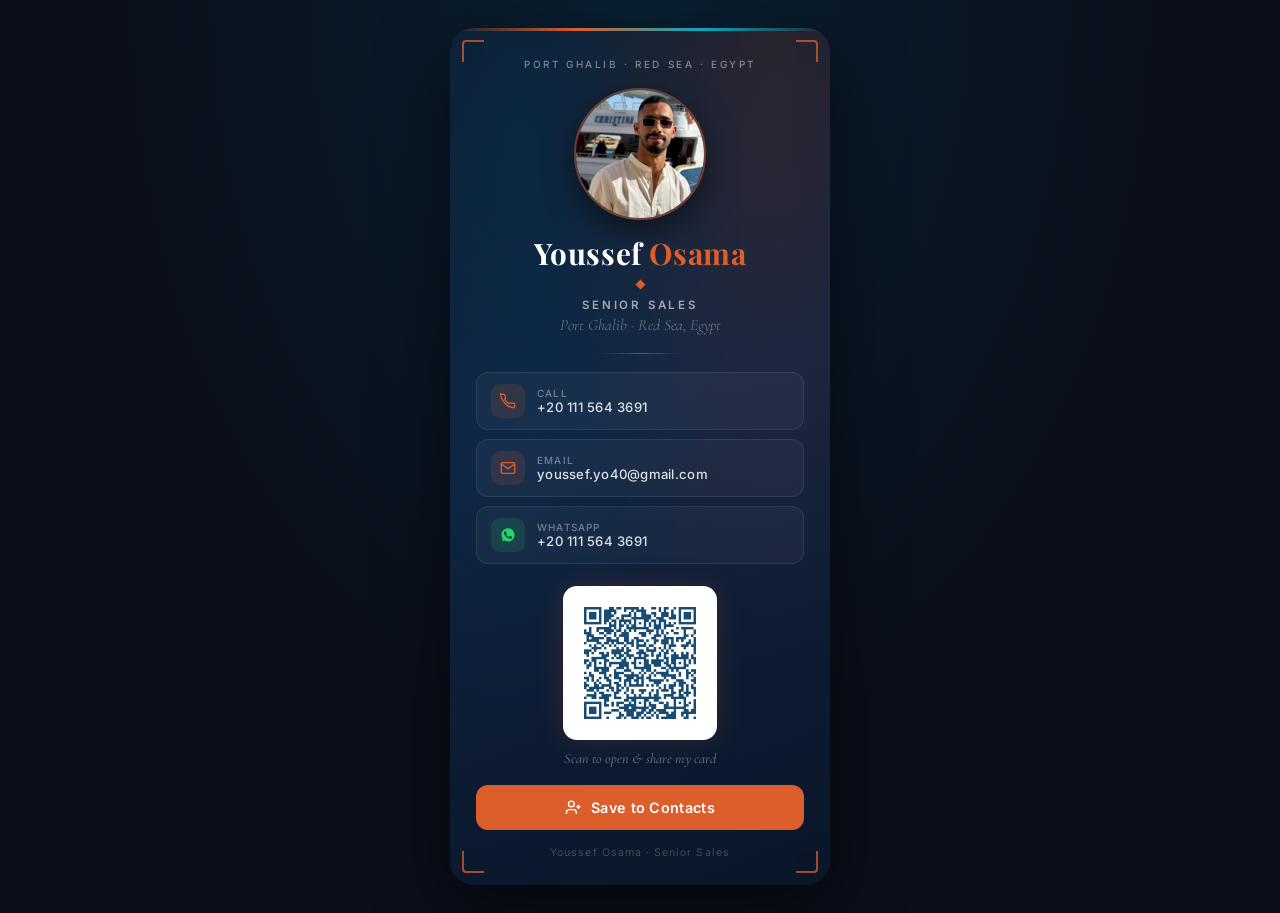
<file: card-youssef.html>
<!DOCTYPE html>
<html lang="en">
<head>
  <meta charset="UTF-8" />
  <meta name="viewport" content="width=device-width, initial-scale=1.0" />
  <title>Youssef Osama | Senior Sales · Port Ghalib</title>

  <!-- WhatsApp / Social Preview -->
  <meta property="og:title" content="Youssef Osama — Senior Sales" />
  <meta property="og:description" content="Senior Sales · Port Ghalib · Red Sea, Egypt. Tap to call, email, or chat on WhatsApp." />
  <meta property="og:image" content="https://seifabas33-pixel.github.io/claude-/assets/youssef-osama.jpg" />
  <meta property="og:url" content="https://seifabas33-pixel.github.io/claude-/card-youssef.html" />
  <meta property="og:type" content="profile" />
  <meta name="twitter:card" content="summary_large_image" />
  <meta name="twitter:title" content="Youssef Osama — Senior Sales · Port Ghalib" />
  <meta name="twitter:description" content="Senior Sales · Port Ghalib · Red Sea, Egypt" />
  <meta name="twitter:image" content="https://seifabas33-pixel.github.io/claude-/assets/youssef-osama.jpg" />

  <link href="https://fonts.googleapis.com/css2?family=Playfair+Display:wght@400;600;700&family=Inter:wght@300;400;500;600;700&family=Cormorant+Garamond:ital,wght@0,300;0,600;1,300&display=swap" rel="stylesheet" />
  <style>
    * { box-sizing: border-box; margin: 0; padding: 0; }

    body {
      background:
        radial-gradient(ellipse at 50% 0%, rgba(2,91,136,0.22) 0%, transparent 60%),
        #0a0f1a;
      min-height: 100vh;
      display: flex;
      flex-direction: column;
      align-items: center;
      justify-content: center;
      padding: 28px 16px;
      font-family: 'Inter', sans-serif;
    }

    /* ===== CARD ===== */
    .card {
      width: 100%;
      max-width: 380px;
      position: relative;
      border-radius: 24px;
      overflow: hidden;
      background: linear-gradient(160deg, #0d1829 0%, #0f2240 45%, #0a1628 100%);
      box-shadow: 0 24px 70px rgba(0,0,0,0.55);
      padding: 30px 26px 26px;
      display: flex;
      flex-direction: column;
      align-items: center;
      text-align: center;
      animation: card-enter 0.8s cubic-bezier(.22,1,.36,1) both;
    }
    @keyframes card-enter {
      from { opacity: 0; transform: translateY(28px) scale(0.97); }
      to   { opacity: 1; transform: translateY(0) scale(1); }
    }

    /* Soft glow accents inside the card */
    .card::before {
      content: '';
      position: absolute;
      inset: 0;
      background:
        radial-gradient(ellipse at 18% 12%, rgba(2,91,136,0.20) 0%, transparent 55%),
        radial-gradient(ellipse at 85% 8%, rgba(219,94,43,0.14) 0%, transparent 50%);
      pointer-events: none;
    }

    /* Corner brackets */
    .corner {
      position: absolute;
      width: 22px; height: 22px;
      border-color: #DB5E2B;
      border-style: solid;
      opacity: 0.75;
    }
    .corner-tl { top: 12px; left: 12px; border-width: 2px 0 0 2px; border-radius: 4px 0 0 0; }
    .corner-tr { top: 12px; right: 12px; border-width: 2px 2px 0 0; border-radius: 0 4px 0 0; }
    .corner-bl { bottom: 12px; left: 12px; border-width: 0 0 2px 2px; border-radius: 0 0 0 4px; }
    .corner-br { bottom: 12px; right: 12px; border-width: 0 2px 2px 0; border-radius: 0 0 4px 0; }

    .top-line {
      position: absolute;
      top: 0; left: 0; right: 0;
      height: 3px;
      background: linear-gradient(90deg, transparent, #DB5E2B, #05A8C1, transparent);
    }

    /* ===== EYEBROW ===== */
    .eyebrow {
      position: relative;
      z-index: 1;
      font-size: 0.62rem;
      letter-spacing: 0.26em;
      text-transform: uppercase;
      color: rgba(255,255,255,0.45);
      font-weight: 500;
      margin-bottom: 18px;
    }

    /* ===== PHOTO ===== */
    .photo-frame {
      position: relative;
      z-index: 1;
      width: 132px;
      height: 132px;
      border-radius: 50%;
      overflow: hidden;
      box-shadow: 0 10px 30px rgba(0,0,0,0.5);
      border: 2px solid rgba(219,94,43,0.45);
    }
    .photo-frame img {
      width: 100%;
      height: 100%;
      object-fit: cover;
      object-position: center 12%;
      transform: scale(1.55);
      transform-origin: 50% 20%;
      display: block;
    }
    .photo-initials {
      width: 100%;
      height: 100%;
      display: flex;
      align-items: center;
      justify-content: center;
      background: linear-gradient(145deg, #0f2240 0%, #0a1628 100%);
      font-family: 'Playfair Display', serif;
      font-size: 3rem;
      font-weight: 700;
      color: #DB5E2B;
    }

    /* ===== NAME / TITLE ===== */
    .name {
      position: relative;
      z-index: 1;
      font-family: 'Playfair Display', serif;
      font-size: 1.85rem;
      font-weight: 700;
      color: #fff;
      line-height: 1.12;
      margin-top: 16px;
      letter-spacing: 0.02em;
    }
    .name span { color: #DB5E2B; }

    .diamond {
      position: relative;
      z-index: 1;
      width: 7px; height: 7px;
      background: #DB5E2B;
      transform: rotate(45deg);
      margin: 12px 0 10px;
    }

    .title {
      position: relative;
      z-index: 1;
      font-size: 0.72rem;
      font-weight: 600;
      letter-spacing: 0.24em;
      text-transform: uppercase;
      color: rgba(255,255,255,0.6);
    }
    .subtitle {
      position: relative;
      z-index: 1;
      font-family: 'Cormorant Garamond', serif;
      font-size: 0.98rem;
      color: rgba(255,255,255,0.4);
      font-style: italic;
      font-weight: 300;
      margin-top: 4px;
    }

    .divider {
      position: relative;
      z-index: 1;
      width: 80px;
      height: 1px;
      background: linear-gradient(90deg, transparent, rgba(219,94,43,0.6), transparent);
      margin: 18px 0;
    }

    /* ===== CONTACT ROWS ===== */
    .contacts {
      position: relative;
      z-index: 1;
      width: 100%;
      display: flex;
      flex-direction: column;
      gap: 9px;
    }
    .contact {
      display: flex;
      align-items: center;
      gap: 12px;
      padding: 11px 14px;
      border-radius: 12px;
      background: rgba(255,255,255,0.04);
      border: 1px solid rgba(255,255,255,0.08);
      color: rgba(255,255,255,0.85);
      text-decoration: none;
      font-size: 0.82rem;
      font-weight: 500;
      letter-spacing: 0.02em;
      transition: all 0.2s ease;
    }
    .contact:hover { background: rgba(255,255,255,0.08); border-color: rgba(219,94,43,0.4); }
    .contact .ic {
      width: 34px; height: 34px;
      flex-shrink: 0;
      border-radius: 9px;
      display: flex;
      align-items: center;
      justify-content: center;
      background: rgba(219,94,43,0.14);
    }
    .contact .ic svg { width: 16px; height: 16px; }
    .contact.call .ic svg, .contact.mail .ic svg { color: #DB5E2B; }
    .contact.wa .ic { background: rgba(37,211,102,0.14); }
    .contact.wa .ic svg { color: #25D366; }
    .contact .txt { text-align: left; line-height: 1.25; }
    .contact .txt small {
      display: block;
      font-size: 0.62rem;
      font-weight: 500;
      letter-spacing: 0.12em;
      text-transform: uppercase;
      color: rgba(255,255,255,0.4);
    }

    /* ===== QR ===== */
    .qr-section {
      position: relative;
      z-index: 1;
      margin-top: 22px;
      display: flex;
      flex-direction: column;
      align-items: center;
      gap: 10px;
    }
    .qr-box {
      padding: 11px;
      background: #fff;
      border-radius: 14px;
      box-shadow: 0 0 30px rgba(219,94,43,0.18);
      line-height: 0;
    }
    .qr-box img, .qr-box canvas, .qr-box #qrcode { display: block; }
    .qr-caption {
      font-family: 'Cormorant Garamond', serif;
      font-style: italic;
      font-size: 0.88rem;
      color: rgba(255,255,255,0.4);
    }

    /* ===== SAVE CONTACT ===== */
    .save-btn {
      position: relative;
      z-index: 1;
      margin-top: 18px;
      width: 100%;
      display: inline-flex;
      align-items: center;
      justify-content: center;
      gap: 9px;
      padding: 14px;
      border-radius: 12px;
      background: #DB5E2B;
      color: #fff;
      font-family: 'Inter', sans-serif;
      font-size: 0.9rem;
      font-weight: 600;
      letter-spacing: 0.02em;
      border: none;
      cursor: pointer;
      transition: all 0.2s ease;
    }
    .save-btn:hover { background: #c0521f; transform: translateY(-1px); }
    .save-btn svg { width: 17px; height: 17px; }

    .footer-note {
      margin-top: 16px;
      font-size: 0.66rem;
      letter-spacing: 0.1em;
      color: rgba(255,255,255,0.22);
      text-align: center;
    }

    @media print {
      body { background: #fff; }
      .save-btn { display: none; }
    }
  </style>
</head>
<body>

  <div class="card">
    <div class="top-line"></div>
    <div class="corner corner-tl"></div>
    <div class="corner corner-tr"></div>
    <div class="corner corner-bl"></div>
    <div class="corner corner-br"></div>

    <div class="eyebrow">Port Ghalib · Red Sea · Egypt</div>

    <div class="photo-frame">
      <div class="photo-initials" id="photoInitials">YO</div>
      <img src="assets/youssef-osama.jpg" alt="Youssef Osama"
           id="photoImg" style="display:none"
           onload="this.style.display='block';document.getElementById('photoInitials').style.display='none';" />
    </div>

    <h1 class="name">Youssef <span>Osama</span></h1>
    <div class="diamond"></div>
    <div class="title">Senior Sales</div>
    <div class="subtitle">Port Ghalib · Red Sea, Egypt</div>

    <div class="divider"></div>

    <div class="contacts">
      <a class="contact call" href="tel:+201115643691">
        <span class="ic"><svg viewBox="0 0 24 24" fill="none" stroke="currentColor" stroke-width="2"><path d="M22 16.92v3a2 2 0 01-2.18 2 19.79 19.79 0 01-8.63-3.07A19.5 19.5 0 013.55 9.81a19.79 19.79 0 01-3.07-8.67A2 2 0 012.46 2h3a2 2 0 012 1.72c.127.96.361 1.903.7 2.81a2 2 0 01-.45 2.11L6.91 9.43a16 16 0 006.66 6.66l.8-.8a2 2 0 012.11-.45c.907.339 1.85.573 2.81.7A2 2 0 0122 16.92z"/></svg></span>
        <span class="txt"><small>Call</small>+20 111 564 3691</span>
      </a>
      <a class="contact mail" href="mailto:youssef.yo40@gmail.com">
        <span class="ic"><svg viewBox="0 0 24 24" fill="none" stroke="currentColor" stroke-width="2"><path d="M4 4h16c1.1 0 2 .9 2 2v12c0 1.1-.9 2-2 2H4c-1.1 0-2-.9-2-2V6c0-1.1.9-2 2-2z"/><polyline points="22,6 12,13 2,6"/></svg></span>
        <span class="txt"><small>Email</small>youssef.yo40@gmail.com</span>
      </a>
      <a class="contact wa" href="https://wa.me/201115643691" target="_blank" rel="noopener">
        <span class="ic"><svg viewBox="0 0 24 24" fill="currentColor"><path d="M17.472 14.382c-.297-.149-1.758-.867-2.03-.967-.273-.099-.471-.148-.67.15-.197.297-.767.966-.94 1.164-.173.199-.347.223-.644.075-.297-.15-1.255-.463-2.39-1.475-.883-.788-1.48-1.761-1.653-2.059-.173-.297-.018-.458.13-.606.134-.133.298-.347.446-.52.149-.174.198-.298.298-.497.099-.198.05-.371-.025-.52-.075-.149-.669-1.612-.916-2.207-.242-.579-.487-.5-.669-.51-.173-.008-.371-.01-.57-.01-.198 0-.52.074-.792.372-.272.297-1.04 1.016-1.04 2.479 0 1.462 1.065 2.875 1.213 3.074.149.198 2.096 3.2 5.077 4.487.709.306 1.262.489 1.694.625.712.227 1.36.195 1.871.118.571-.085 1.758-.719 2.006-1.413.248-.694.248-1.289.173-1.413-.074-.124-.272-.198-.57-.347m-5.421 7.403h-.004a9.87 9.87 0 01-5.031-1.378l-.361-.214-3.741.982.998-3.648-.235-.374a9.86 9.86 0 01-1.51-5.26c.001-5.45 4.436-9.884 9.888-9.884 2.64 0 5.122 1.03 6.988 2.898a9.825 9.825 0 012.893 6.994c-.003 5.45-4.437 9.884-9.885 9.884"/></svg></span>
        <span class="txt"><small>WhatsApp</small>+20 111 564 3691</span>
      </a>
    </div>

    <div class="qr-section">
      <div class="qr-box"><img src="assets/youssef-qr.png" alt="QR code to Youssef Osama's card" width="132" height="132" /></div>
      <div class="qr-caption">Scan to open &amp; share my card</div>
    </div>

    <button class="save-btn" id="saveContact">
      <svg viewBox="0 0 24 24" fill="none" stroke="currentColor" stroke-width="2"><path d="M16 21v-2a4 4 0 00-4-4H6a4 4 0 00-4 4v2"/><circle cx="9" cy="7" r="4"/><line x1="19" y1="8" x2="19" y2="14"/><line x1="22" y1="11" x2="16" y2="11"/></svg>
      Save to Contacts
    </button>

    <div class="footer-note">Youssef Osama · Senior Sales</div>
  </div>

  <script>
    // Save Contact → downloads a vCard (.vcf)
    document.getElementById('saveContact').addEventListener('click', function () {
      var vcard = [
        'BEGIN:VCARD',
        'VERSION:3.0',
        'N:Osama;Youssef;;;',
        'FN:Youssef Osama',
        'TITLE:Senior Sales',
        'TEL;TYPE=CELL,VOICE:+201115643691',
        'EMAIL;TYPE=INTERNET:youssef.yo40@gmail.com',
        'ADR;TYPE=WORK:;;Port Ghalib;Red Sea;;;Egypt',
        'URL:https://seifabas33-pixel.github.io/claude-/card-youssef.html',
        'END:VCARD'
      ].join('\r\n');
      var blob = new Blob([vcard], { type: 'text/vcard;charset=utf-8' });
      var link = document.createElement('a');
      link.href = URL.createObjectURL(blob);
      link.download = 'Youssef-Osama.vcf';
      document.body.appendChild(link);
      link.click();
      document.body.removeChild(link);
      URL.revokeObjectURL(link.href);
    });
  </script>

</body>
</html>
</file>
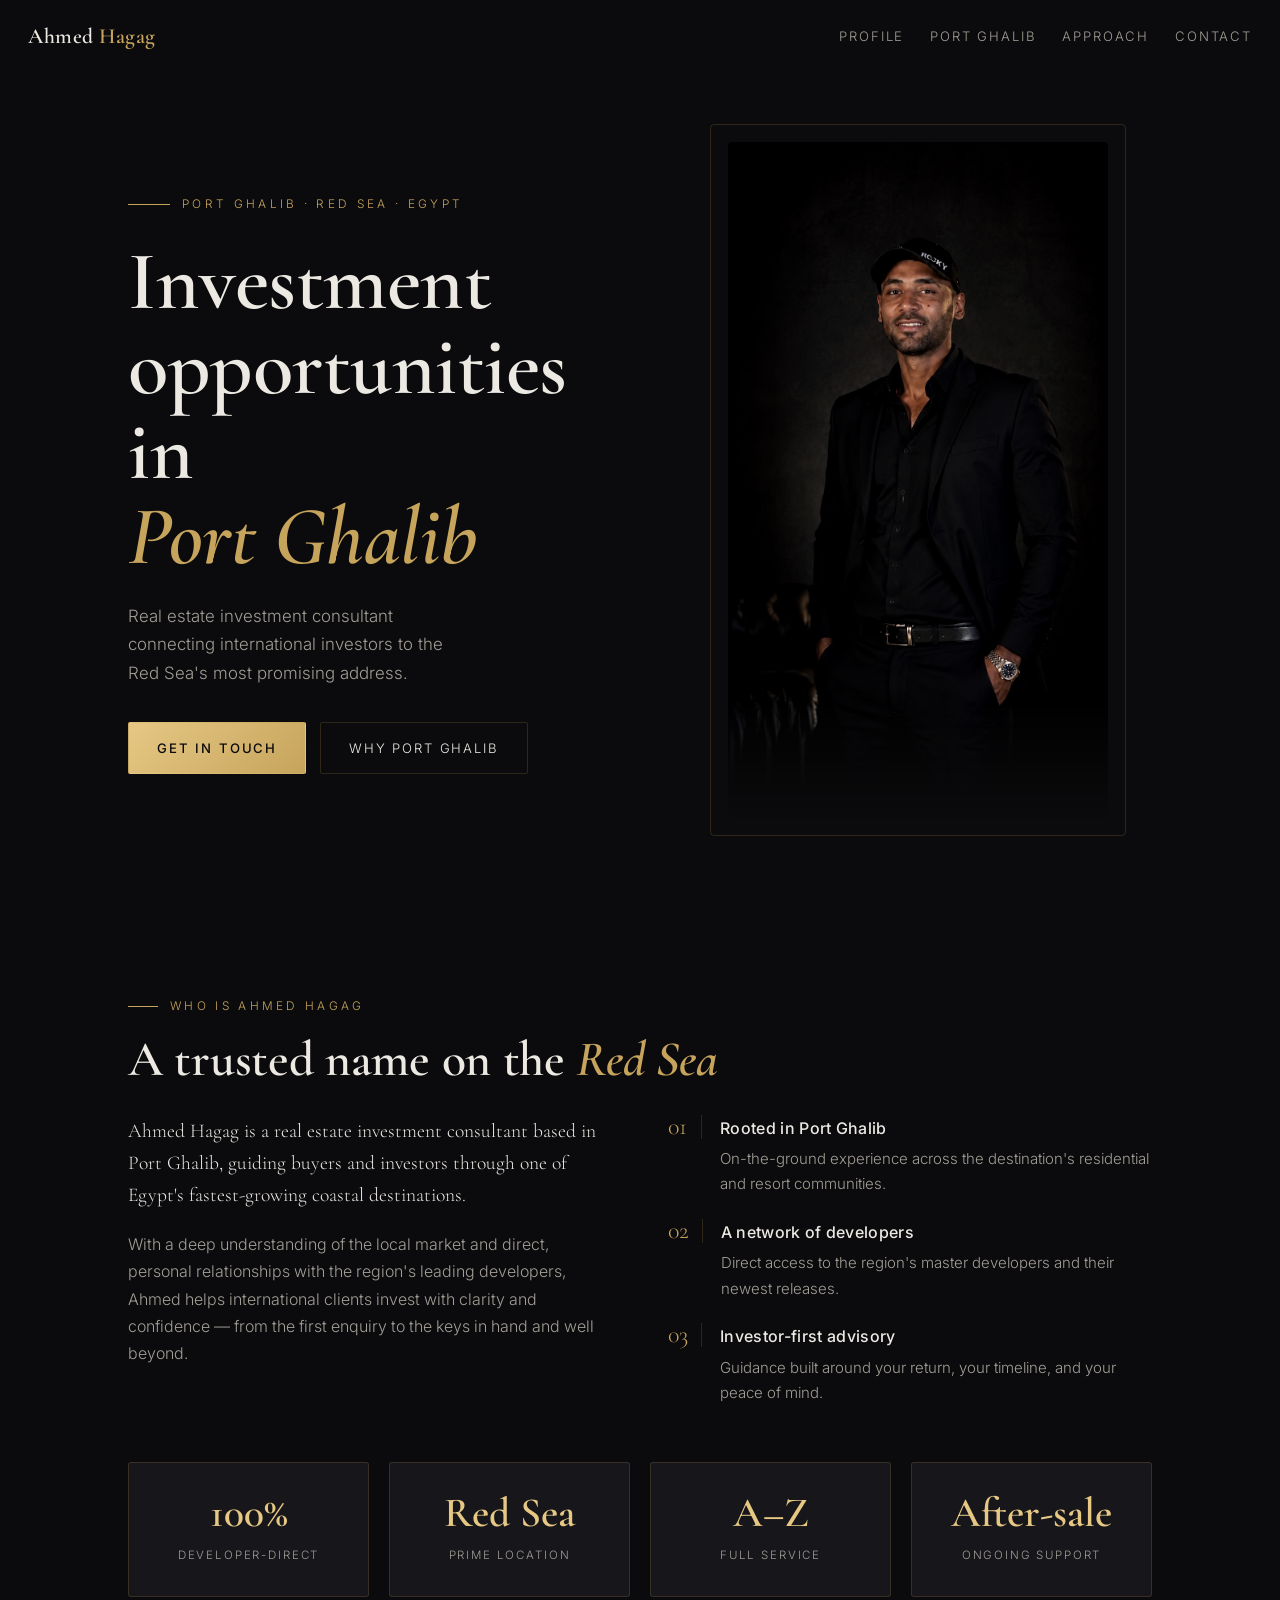
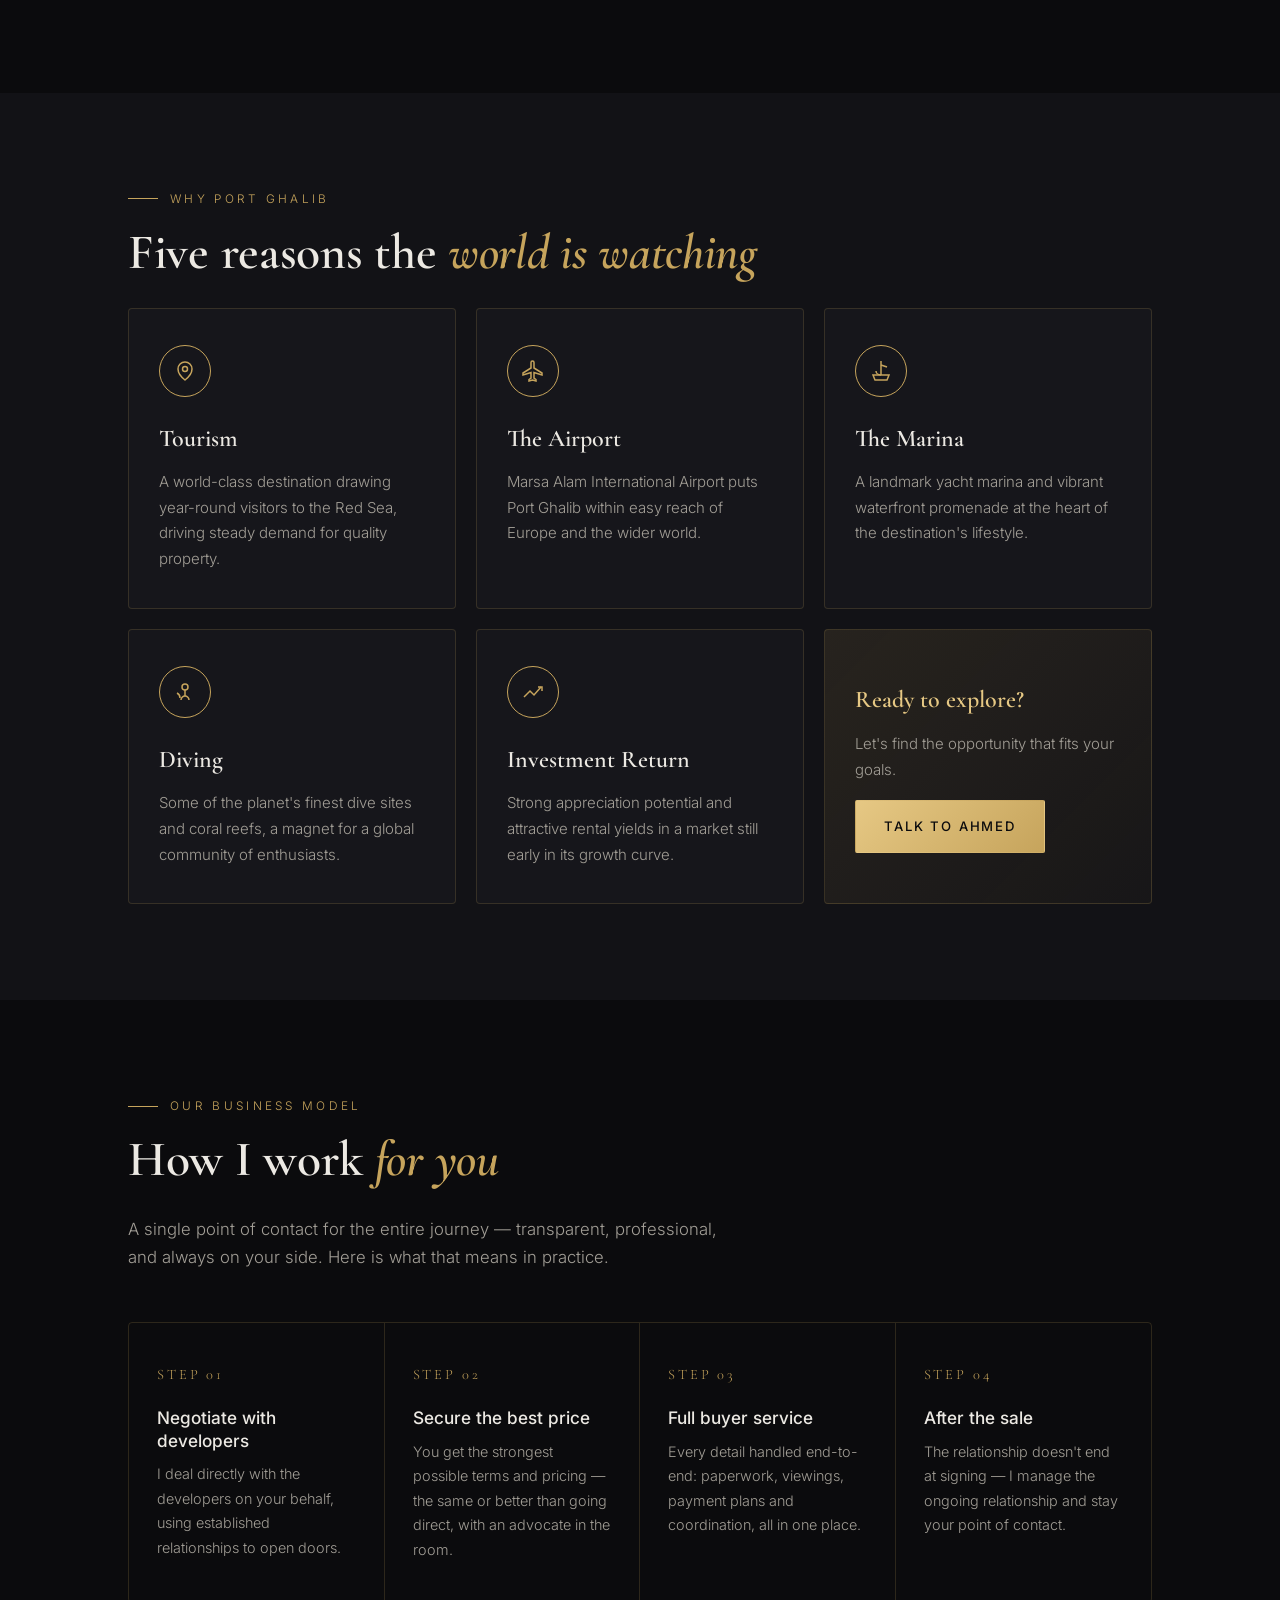
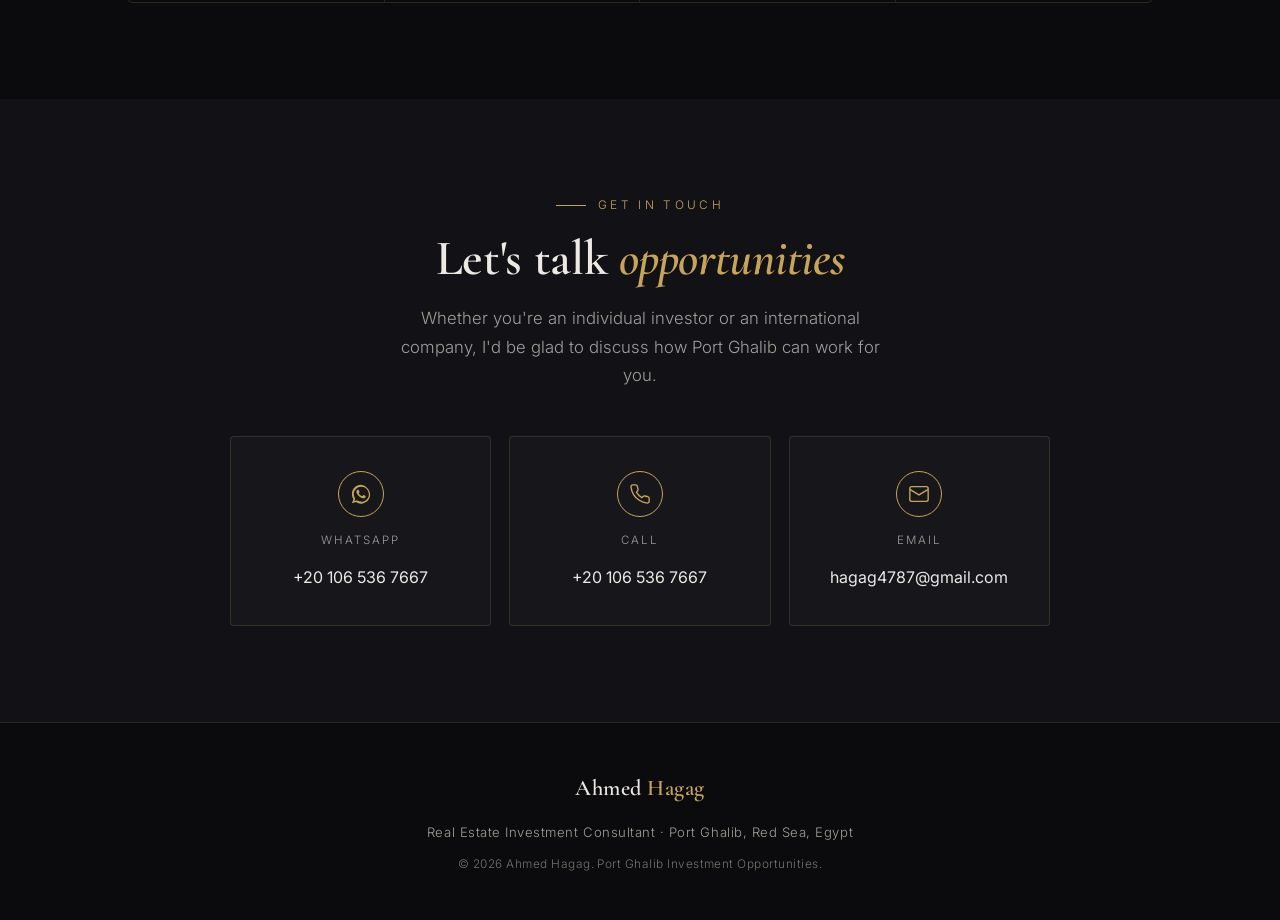
<file: hagag-v1.html>
<!DOCTYPE html>
<html lang="en">
<head>
  <meta charset="UTF-8" />
  <meta name="viewport" content="width=device-width, initial-scale=1.0" />
  <title>Ahmed Hagag — Port Ghalib Investment Opportunities</title>
  <meta name="description" content="Ahmed Hagag — Real estate investment consultant specializing in Port Ghalib, Red Sea, Egypt. Direct developer access, best pricing, full buyer service." />

  <!-- Social / WhatsApp preview -->
  <meta property="og:title" content="Ahmed Hagag — Port Ghalib Investment Opportunities" />
  <meta property="og:description" content="Real estate investment consultant · Port Ghalib · Red Sea, Egypt. Direct developer access, best pricing, full buyer service." />
  <meta property="og:image" content="https://real-estate.hagag-agency.com/assets/hagag-portrait.png" />
  <meta property="og:type" content="website" />
  <meta property="og:url" content="https://real-estate.hagag-agency.com/hagag.html" />
  <meta name="twitter:card" content="summary_large_image" />

  <link rel="preconnect" href="https://fonts.googleapis.com" />
  <link rel="preconnect" href="https://fonts.gstatic.com" crossorigin />
  <link href="https://fonts.googleapis.com/css2?family=Cormorant+Garamond:ital,wght@0,400;0,500;0,600;0,700;1,400&family=Inter:wght@300;400;500;600&display=swap" rel="stylesheet" />

  <style>
    :root {
      --bg: #0b0b0d;
      --bg-soft: #121216;
      --card: #16161b;
      --line: rgba(198, 164, 92, 0.18);
      --gold: #c6a45c;
      --gold-bright: #e6c884;
      --text: #ece9e3;
      --muted: #a29e96;
      --serif: 'Cormorant Garamond', Georgia, serif;
      --sans: 'Inter', -apple-system, BlinkMacSystemFont, sans-serif;
    }

    * { margin: 0; padding: 0; box-sizing: border-box; }

    html { scroll-behavior: smooth; }

    body {
      background: var(--bg);
      color: var(--text);
      font-family: var(--sans);
      font-weight: 300;
      line-height: 1.7;
      -webkit-font-smoothing: antialiased;
      overflow-x: hidden;
    }

    ::selection { background: var(--gold); color: #0b0b0d; }

    .wrap { max-width: 1080px; margin: 0 auto; padding: 0 28px; }

    /* Reveal animation */
    .reveal { opacity: 0; transform: translateY(28px); transition: opacity 0.9s ease, transform 0.9s ease; }
    .reveal.in { opacity: 1; transform: none; }

    /* ===== Top bar ===== */
    .topbar {
      position: fixed; top: 0; left: 0; right: 0; z-index: 50;
      display: flex; align-items: center; justify-content: space-between;
      padding: 18px 28px;
      background: rgba(11,11,13,0);
      transition: background 0.4s ease, padding 0.4s ease, border-color 0.4s ease;
      border-bottom: 1px solid transparent;
    }
    .topbar.scrolled {
      background: rgba(11,11,13,0.82);
      backdrop-filter: blur(14px);
      -webkit-backdrop-filter: blur(14px);
      padding: 12px 28px;
      border-bottom: 1px solid var(--line);
    }
    .brand { font-family: var(--serif); font-size: 1.35rem; font-weight: 600; letter-spacing: 0.5px; color: var(--text); text-decoration: none; }
    .brand span { color: var(--gold); }
    .topbar nav { display: flex; gap: 26px; }
    .topbar nav a {
      color: var(--muted); text-decoration: none; font-size: 0.82rem;
      letter-spacing: 0.14em; text-transform: uppercase; transition: color 0.25s;
    }
    .topbar nav a:hover { color: var(--gold-bright); }
    @media (max-width: 760px) { .topbar nav { display: none; } }

    /* ===== Hero ===== */
    .hero {
      position: relative; min-height: 100vh;
      display: grid; grid-template-columns: 1.05fr 0.95fr; align-items: center; gap: 40px;
      max-width: 1080px; margin: 0 auto; padding: 120px 28px 60px;
    }
    .hero-eyebrow {
      display: inline-flex; align-items: center; gap: 12px;
      font-size: 0.74rem; letter-spacing: 0.28em; text-transform: uppercase;
      color: var(--gold); margin-bottom: 26px;
    }
    .hero-eyebrow::before { content: ''; width: 42px; height: 1px; background: var(--gold); display: inline-block; }
    .hero h1 {
      font-family: var(--serif); font-weight: 600;
      font-size: clamp(2.9rem, 7vw, 5.2rem); line-height: 1.02; letter-spacing: -0.5px;
      margin-bottom: 22px;
    }
    .hero h1 em { font-style: italic; color: var(--gold); }
    .hero-sub {
      font-size: 1.06rem; color: var(--muted); max-width: 34ch; margin-bottom: 34px; font-weight: 300;
    }
    .hero-actions { display: flex; gap: 14px; flex-wrap: wrap; }

    .btn {
      display: inline-flex; align-items: center; gap: 10px;
      padding: 14px 28px; font-size: 0.82rem; letter-spacing: 0.14em; text-transform: uppercase;
      text-decoration: none; border-radius: 2px; transition: all 0.3s ease; cursor: pointer; border: 1px solid transparent;
    }
    .btn-gold { background: linear-gradient(135deg, var(--gold-bright), var(--gold)); color: #0b0b0d; font-weight: 500; }
    .btn-gold:hover { transform: translateY(-2px); box-shadow: 0 12px 30px rgba(198,164,92,0.25); }
    .btn-ghost { border: 1px solid var(--line); color: var(--text); }
    .btn-ghost:hover { border-color: var(--gold); color: var(--gold-bright); }

    .hero-photo { position: relative; justify-self: center; }
    .hero-photo::before {
      content: ''; position: absolute; inset: -18px -18px -18px -18px;
      border: 1px solid var(--line); border-radius: 4px; z-index: 0;
    }
    .hero-photo img {
      position: relative; z-index: 1; display: block;
      width: 100%; max-width: 380px; border-radius: 4px;
      filter: grayscale(0.15) contrast(1.05);
      box-shadow: 0 30px 70px rgba(0,0,0,0.6);
      mask-image: linear-gradient(to bottom, #000 82%, transparent 100%);
      -webkit-mask-image: linear-gradient(to bottom, #000 82%, transparent 100%);
    }

    @media (max-width: 860px) {
      .hero { grid-template-columns: 1fr; text-align: center; padding-top: 110px; gap: 30px; }
      .hero-eyebrow, .hero-sub { margin-left: auto; margin-right: auto; }
      .hero-actions { justify-content: center; }
      .hero-photo { order: -1; }
      .hero-photo img { max-width: 260px; }
    }

    /* ===== Section shell ===== */
    section.block { padding: 96px 0; position: relative; }
    section.block.alt { background: var(--bg-soft); }
    .section-label {
      font-size: 0.74rem; letter-spacing: 0.28em; text-transform: uppercase; color: var(--gold);
      margin-bottom: 16px; display: flex; align-items: center; gap: 12px;
    }
    .section-label::before { content: ''; width: 30px; height: 1px; background: var(--gold); }
    .section-title {
      font-family: var(--serif); font-weight: 600; font-size: clamp(2rem, 4.5vw, 3.1rem);
      line-height: 1.1; margin-bottom: 28px; letter-spacing: -0.3px;
    }
    .section-title em { font-style: italic; color: var(--gold); }

    /* ===== About ===== */
    .about-grid { display: grid; grid-template-columns: 1fr 1fr; gap: 56px; align-items: start; }
    .about-lead { font-size: 1.22rem; font-weight: 300; color: var(--text); line-height: 1.65; font-family: var(--serif); }
    .about-lead + p { margin-top: 20px; color: var(--muted); }
    .about-points { display: flex; flex-direction: column; gap: 22px; }
    .about-point { display: flex; gap: 18px; align-items: flex-start; }
    .about-point .num {
      font-family: var(--serif); font-size: 1.5rem; color: var(--gold); line-height: 1; min-width: 34px;
      border-right: 1px solid var(--line); padding-right: 16px;
    }
    .about-point h4 { font-size: 1rem; font-weight: 500; margin-bottom: 4px; letter-spacing: 0.02em; }
    .about-point p { font-size: 0.94rem; color: var(--muted); }
    @media (max-width: 800px) { .about-grid { grid-template-columns: 1fr; gap: 34px; } }

    /* ===== Stats ===== */
    .stats { display: grid; grid-template-columns: repeat(4, 1fr); gap: 20px; margin-top: 56px; }
    .stat { text-align: center; padding: 30px 14px; border: 1px solid var(--line); border-radius: 3px; background: var(--card); }
    .stat .n { font-family: var(--serif); font-size: 2.6rem; font-weight: 600; color: var(--gold-bright); line-height: 1; }
    .stat .l { font-size: 0.72rem; letter-spacing: 0.16em; text-transform: uppercase; color: var(--muted); margin-top: 12px; }
    @media (max-width: 700px) { .stats { grid-template-columns: 1fr 1fr; } }

    /* ===== Why Port Ghalib ===== */
    .why-grid { display: grid; grid-template-columns: repeat(3, 1fr); gap: 20px; }
    .why-card {
      background: var(--card); border: 1px solid var(--line); border-radius: 4px;
      padding: 36px 30px; transition: transform 0.35s ease, border-color 0.35s ease;
      position: relative; overflow: hidden;
    }
    .why-card:hover { transform: translateY(-6px); border-color: var(--gold); }
    .why-card .icon {
      width: 52px; height: 52px; border: 1px solid var(--gold); border-radius: 50%;
      display: flex; align-items: center; justify-content: center; margin-bottom: 22px; color: var(--gold);
    }
    .why-card .icon svg { width: 24px; height: 24px; }
    .why-card h3 { font-family: var(--serif); font-size: 1.5rem; font-weight: 600; margin-bottom: 10px; }
    .why-card p { font-size: 0.94rem; color: var(--muted); }
    @media (max-width: 820px) { .why-grid { grid-template-columns: 1fr 1fr; } }
    @media (max-width: 520px) { .why-grid { grid-template-columns: 1fr; } }

    /* ===== Business model ===== */
    .model-intro { max-width: 60ch; color: var(--muted); margin-bottom: 50px; font-size: 1.05rem; }
    .model-steps { display: grid; grid-template-columns: repeat(4, 1fr); gap: 0; border: 1px solid var(--line); border-radius: 4px; overflow: hidden; }
    .step { padding: 40px 28px; border-right: 1px solid var(--line); position: relative; transition: background 0.3s; }
    .step:last-child { border-right: none; }
    .step:hover { background: var(--card); }
    .step .step-n { font-family: var(--serif); font-size: 0.9rem; color: var(--gold); letter-spacing: 0.2em; margin-bottom: 20px; }
    .step h4 { font-size: 1.08rem; font-weight: 500; margin-bottom: 10px; line-height: 1.3; }
    .step p { font-size: 0.9rem; color: var(--muted); }
    @media (max-width: 860px) {
      .model-steps { grid-template-columns: 1fr 1fr; }
      .step:nth-child(2) { border-right: none; }
      .step:nth-child(1), .step:nth-child(2) { border-bottom: 1px solid var(--line); }
    }
    @media (max-width: 480px) {
      .model-steps { grid-template-columns: 1fr; }
      .step { border-right: none; border-bottom: 1px solid var(--line); }
      .step:last-child { border-bottom: none; }
    }

    /* ===== Contact ===== */
    .contact { text-align: center; }
    .contact .section-title { margin-bottom: 18px; }
    .contact-sub { color: var(--muted); max-width: 48ch; margin: 0 auto 46px; font-size: 1.05rem; }
    .contact-cards { display: grid; grid-template-columns: repeat(3, 1fr); gap: 18px; max-width: 820px; margin: 0 auto; }
    .cc {
      display: flex; flex-direction: column; align-items: center; gap: 14px;
      padding: 34px 20px; background: var(--card); border: 1px solid var(--line); border-radius: 4px;
      text-decoration: none; color: var(--text); transition: transform 0.3s, border-color 0.3s;
    }
    .cc:hover { transform: translateY(-5px); border-color: var(--gold); }
    .cc .icon { width: 46px; height: 46px; border-radius: 50%; border: 1px solid var(--gold); display: flex; align-items: center; justify-content: center; color: var(--gold); }
    .cc .icon svg { width: 22px; height: 22px; }
    .cc .lbl { font-size: 0.72rem; letter-spacing: 0.18em; text-transform: uppercase; color: var(--muted); }
    .cc .val { font-size: 1rem; font-weight: 400; word-break: break-word; }
    @media (max-width: 640px) { .contact-cards { grid-template-columns: 1fr; } }

    /* ===== Footer ===== */
    footer { padding: 46px 0; border-top: 1px solid var(--line); text-align: center; }
    footer .brand { font-size: 1.4rem; display: inline-block; margin-bottom: 14px; }
    footer p { color: var(--muted); font-size: 0.82rem; letter-spacing: 0.04em; }
    footer .fine { margin-top: 10px; font-size: 0.74rem; opacity: 0.7; }

    /* Print / PDF friendliness */
    @media print {
      .topbar, .hero-actions, .print-hide { display: none !important; }
      body { background: #fff; color: #111; }
      section.block.alt { background: #f7f5f0; }
      .why-card, .step, .cc, .stat { break-inside: avoid; }
    }
  </style>
</head>
<body>

  <!-- ===== Top bar ===== -->
  <div class="topbar" id="topbar">
    <a href="#top" class="brand">Ahmed <span>Hagag</span></a>
    <nav>
      <a href="#about">Profile</a>
      <a href="#why">Port Ghalib</a>
      <a href="#model">Approach</a>
      <a href="#contact">Contact</a>
    </nav>
  </div>

  <!-- ===== Hero ===== -->
  <header class="hero" id="top">
    <div class="hero-text reveal">
      <span class="hero-eyebrow">Port Ghalib · Red Sea · Egypt</span>
      <h1>Investment<br />opportunities in<br /><em>Port Ghalib</em></h1>
      <p class="hero-sub">Real estate investment consultant connecting international investors to the Red Sea's most promising address.</p>
      <div class="hero-actions">
        <a href="#contact" class="btn btn-gold">Get in touch</a>
        <a href="#why" class="btn btn-ghost">Why Port Ghalib</a>
      </div>
    </div>
    <div class="hero-photo reveal">
      <img src="assets/hagag-portrait.png" alt="Ahmed Hagag" />
    </div>
  </header>

  <!-- ===== About ===== -->
  <section class="block" id="about">
    <div class="wrap">
      <div class="section-label reveal">Who is Ahmed Hagag</div>
      <h2 class="section-title reveal">A trusted name on the <em>Red Sea</em></h2>
      <div class="about-grid">
        <div class="reveal">
          <p class="about-lead">Ahmed Hagag is a real estate investment consultant based in Port Ghalib, guiding buyers and investors through one of Egypt's fastest-growing coastal destinations.</p>
          <p>With a deep understanding of the local market and direct, personal relationships with the region's leading developers, Ahmed helps international clients invest with clarity and confidence — from the first enquiry to the keys in hand and well beyond.</p>
        </div>
        <div class="about-points reveal">
          <div class="about-point">
            <div class="num">01</div>
            <div>
              <h4>Rooted in Port Ghalib</h4>
              <p>On-the-ground experience across the destination's residential and resort communities.</p>
            </div>
          </div>
          <div class="about-point">
            <div class="num">02</div>
            <div>
              <h4>A network of developers</h4>
              <p>Direct access to the region's master developers and their newest releases.</p>
            </div>
          </div>
          <div class="about-point">
            <div class="num">03</div>
            <div>
              <h4>Investor-first advisory</h4>
              <p>Guidance built around your return, your timeline, and your peace of mind.</p>
            </div>
          </div>
        </div>
      </div>

      <div class="stats reveal">
        <div class="stat"><div class="n">100%</div><div class="l">Developer-direct</div></div>
        <div class="stat"><div class="n">Red Sea</div><div class="l">Prime location</div></div>
        <div class="stat"><div class="n">A–Z</div><div class="l">Full service</div></div>
        <div class="stat"><div class="n">After-sale</div><div class="l">Ongoing support</div></div>
      </div>
    </div>
  </section>

  <!-- ===== Why Port Ghalib ===== -->
  <section class="block alt" id="why">
    <div class="wrap">
      <div class="section-label reveal">Why Port Ghalib</div>
      <h2 class="section-title reveal">Five reasons the <em>world is watching</em></h2>
      <div class="why-grid">
        <div class="why-card reveal">
          <div class="icon">
            <svg viewBox="0 0 24 24" fill="none" stroke="currentColor" stroke-width="1.5"><path d="M12 21s-7-5.5-7-11a7 7 0 0 1 14 0c0 5.5-7 11-7 11z"/><circle cx="12" cy="10" r="2.5"/></svg>
          </div>
          <h3>Tourism</h3>
          <p>A world-class destination drawing year-round visitors to the Red Sea, driving steady demand for quality property.</p>
        </div>
        <div class="why-card reveal">
          <div class="icon">
            <svg viewBox="0 0 24 24" fill="none" stroke="currentColor" stroke-width="1.5"><path d="M21 16v-2l-8-5V3.5a1.5 1.5 0 0 0-3 0V9l-8 5v2l8-2.5V19l-2 1.5V22l3.5-1 3.5 1v-1.5L13 19v-5.5z"/></svg>
          </div>
          <h3>The Airport</h3>
          <p>Marsa Alam International Airport puts Port Ghalib within easy reach of Europe and the wider world.</p>
        </div>
        <div class="why-card reveal">
          <div class="icon">
            <svg viewBox="0 0 24 24" fill="none" stroke="currentColor" stroke-width="1.5"><path d="M12 2v14"/><path d="M12 6l6 2"/><path d="M4 16h16l-2 5H6z"/><path d="M12 16c-3 0-5-2-5-4"/></svg>
          </div>
          <h3>The Marina</h3>
          <p>A landmark yacht marina and vibrant waterfront promenade at the heart of the destination's lifestyle.</p>
        </div>
        <div class="why-card reveal">
          <div class="icon">
            <svg viewBox="0 0 24 24" fill="none" stroke="currentColor" stroke-width="1.5"><circle cx="12" cy="7" r="3"/><path d="M12 10v6"/><path d="M8 20c0-2 1.8-4 4-4s4 2 4 4"/><path d="M4 13c2 1 3 3 3 5"/></svg>
          </div>
          <h3>Diving</h3>
          <p>Some of the planet's finest dive sites and coral reefs, a magnet for a global community of enthusiasts.</p>
        </div>
        <div class="why-card reveal">
          <div class="icon">
            <svg viewBox="0 0 24 24" fill="none" stroke="currentColor" stroke-width="1.5"><path d="M3 17l6-6 4 4 7-8"/><path d="M17 7h4v4"/></svg>
          </div>
          <h3>Investment Return</h3>
          <p>Strong appreciation potential and attractive rental yields in a market still early in its growth curve.</p>
        </div>
        <div class="why-card reveal" style="display:flex;flex-direction:column;justify-content:center;background:linear-gradient(135deg,rgba(198,164,92,0.12),rgba(198,164,92,0.03));">
          <h3 style="color:var(--gold-bright);">Ready to explore?</h3>
          <p style="margin-bottom:18px;">Let's find the opportunity that fits your goals.</p>
          <a href="#contact" class="btn btn-gold" style="align-self:flex-start;">Talk to Ahmed</a>
        </div>
      </div>
    </div>
  </section>

  <!-- ===== Business model ===== -->
  <section class="block" id="model">
    <div class="wrap">
      <div class="section-label reveal">Our Business Model</div>
      <h2 class="section-title reveal">How I work <em>for you</em></h2>
      <p class="model-intro reveal">A single point of contact for the entire journey — transparent, professional, and always on your side. Here is what that means in practice.</p>
      <div class="model-steps reveal">
        <div class="step">
          <div class="step-n">STEP 01</div>
          <h4>Negotiate with developers</h4>
          <p>I deal directly with the developers on your behalf, using established relationships to open doors.</p>
        </div>
        <div class="step">
          <div class="step-n">STEP 02</div>
          <h4>Secure the best price</h4>
          <p>You get the strongest possible terms and pricing — the same or better than going direct, with an advocate in the room.</p>
        </div>
        <div class="step">
          <div class="step-n">STEP 03</div>
          <h4>Full buyer service</h4>
          <p>Every detail handled end-to-end: paperwork, viewings, payment plans and coordination, all in one place.</p>
        </div>
        <div class="step">
          <div class="step-n">STEP 04</div>
          <h4>After the sale</h4>
          <p>The relationship doesn't end at signing — I manage the ongoing relationship and stay your point of contact.</p>
        </div>
      </div>
    </div>
  </section>

  <!-- ===== Contact ===== -->
  <section class="block alt contact" id="contact">
    <div class="wrap">
      <div class="section-label reveal" style="justify-content:center;">Get in touch</div>
      <h2 class="section-title reveal">Let's talk <em>opportunities</em></h2>
      <p class="contact-sub reveal">Whether you're an individual investor or an international company, I'd be glad to discuss how Port Ghalib can work for you.</p>
      <div class="contact-cards">
        <a href="https://wa.me/201065367667" class="cc reveal" target="_blank" rel="noopener">
          <div class="icon">
            <svg viewBox="0 0 24 24" fill="currentColor"><path d="M12.04 2C6.58 2 2.13 6.45 2.13 11.9c0 2.1.55 4.05 1.6 5.8L2 22l4.45-1.17a9.9 9.9 0 0 0 5.59 1.7h.01c5.46 0 9.91-4.45 9.91-9.9 0-2.65-1.03-5.14-2.9-7.01A9.82 9.82 0 0 0 12.04 2zm0 18.15h-.01a8.2 8.2 0 0 1-4.18-1.14l-.3-.18-2.64.69.7-2.57-.2-.32a8.16 8.16 0 0 1-1.25-4.36c0-4.53 3.7-8.22 8.24-8.22 2.2 0 4.26.86 5.82 2.42a8.16 8.16 0 0 1 2.41 5.81c0 4.54-3.7 8.23-8.24 8.23zm4.52-6.16c-.25-.13-1.47-.72-1.69-.8-.23-.09-.39-.13-.56.12-.16.25-.64.8-.78.97-.14.16-.29.18-.54.06-.25-.13-1.05-.39-1.99-1.23-.74-.66-1.23-1.47-1.38-1.72-.14-.25-.01-.38.11-.51.11-.11.25-.29.37-.43.13-.14.17-.25.25-.41.08-.16.04-.31-.02-.43-.06-.12-.56-1.35-.77-1.85-.2-.48-.41-.42-.56-.43h-.48c-.16 0-.43.06-.65.31-.23.25-.86.85-.86 2.07 0 1.22.89 2.4 1.01 2.56.12.16 1.75 2.67 4.23 3.74.59.26 1.05.41 1.41.52.59.19 1.13.16 1.56.1.47-.07 1.47-.6 1.68-1.18.21-.58.21-1.07.14-1.18-.06-.11-.22-.17-.47-.3z"/></svg>
          </div>
          <span class="lbl">WhatsApp</span>
          <span class="val">+20 106 536 7667</span>
        </a>
        <a href="tel:+201065367667" class="cc reveal">
          <div class="icon">
            <svg viewBox="0 0 24 24" fill="none" stroke="currentColor" stroke-width="1.5"><path d="M22 16.92v3a2 2 0 0 1-2.18 2 19.79 19.79 0 0 1-8.63-3.07 19.5 19.5 0 0 1-6-6 19.79 19.79 0 0 1-3.07-8.67A2 2 0 0 1 4.11 2h3a2 2 0 0 1 2 1.72c.13.96.36 1.9.68 2.81a2 2 0 0 1-.45 2.11L8.09 9.91a16 16 0 0 0 6 6l1.27-1.27a2 2 0 0 1 2.11-.45c.9.32 1.85.55 2.81.68A2 2 0 0 1 22 16.92z"/></svg>
          </div>
          <span class="lbl">Call</span>
          <span class="val">+20 106 536 7667</span>
        </a>
        <a href="mailto:hagag4787@gmail.com" class="cc reveal">
          <div class="icon">
            <svg viewBox="0 0 24 24" fill="none" stroke="currentColor" stroke-width="1.5"><rect x="2" y="4" width="20" height="16" rx="2"/><path d="m2 7 10 6 10-6"/></svg>
          </div>
          <span class="lbl">Email</span>
          <span class="val">hagag4787@gmail.com</span>
        </a>
      </div>
    </div>
  </section>

  <!-- ===== Footer ===== -->
  <footer>
    <div class="wrap">
      <a href="#top" class="brand">Ahmed <span>Hagag</span></a>
      <p>Real Estate Investment Consultant · Port Ghalib, Red Sea, Egypt</p>
      <p class="fine">&copy; 2026 Ahmed Hagag. Port Ghalib Investment Opportunities.</p>
    </div>
  </footer>

  <script>
    // Sticky topbar
    const topbar = document.getElementById('topbar');
    const onScroll = () => topbar.classList.toggle('scrolled', window.scrollY > 40);
    window.addEventListener('scroll', onScroll, { passive: true });
    onScroll();

    // Reveal on scroll
    const io = new IntersectionObserver((entries) => {
      entries.forEach((e, i) => {
        if (e.isIntersecting) {
          e.target.style.transitionDelay = (e.target.dataset.d || 0) + 'ms';
          e.target.classList.add('in');
          io.unobserve(e.target);
        }
      });
    }, { threshold: 0.12 });
    document.querySelectorAll('.reveal').forEach((el, i) => {
      // small stagger within groups
      io.observe(el);
    });
  </script>
</body>
</html>
</file>
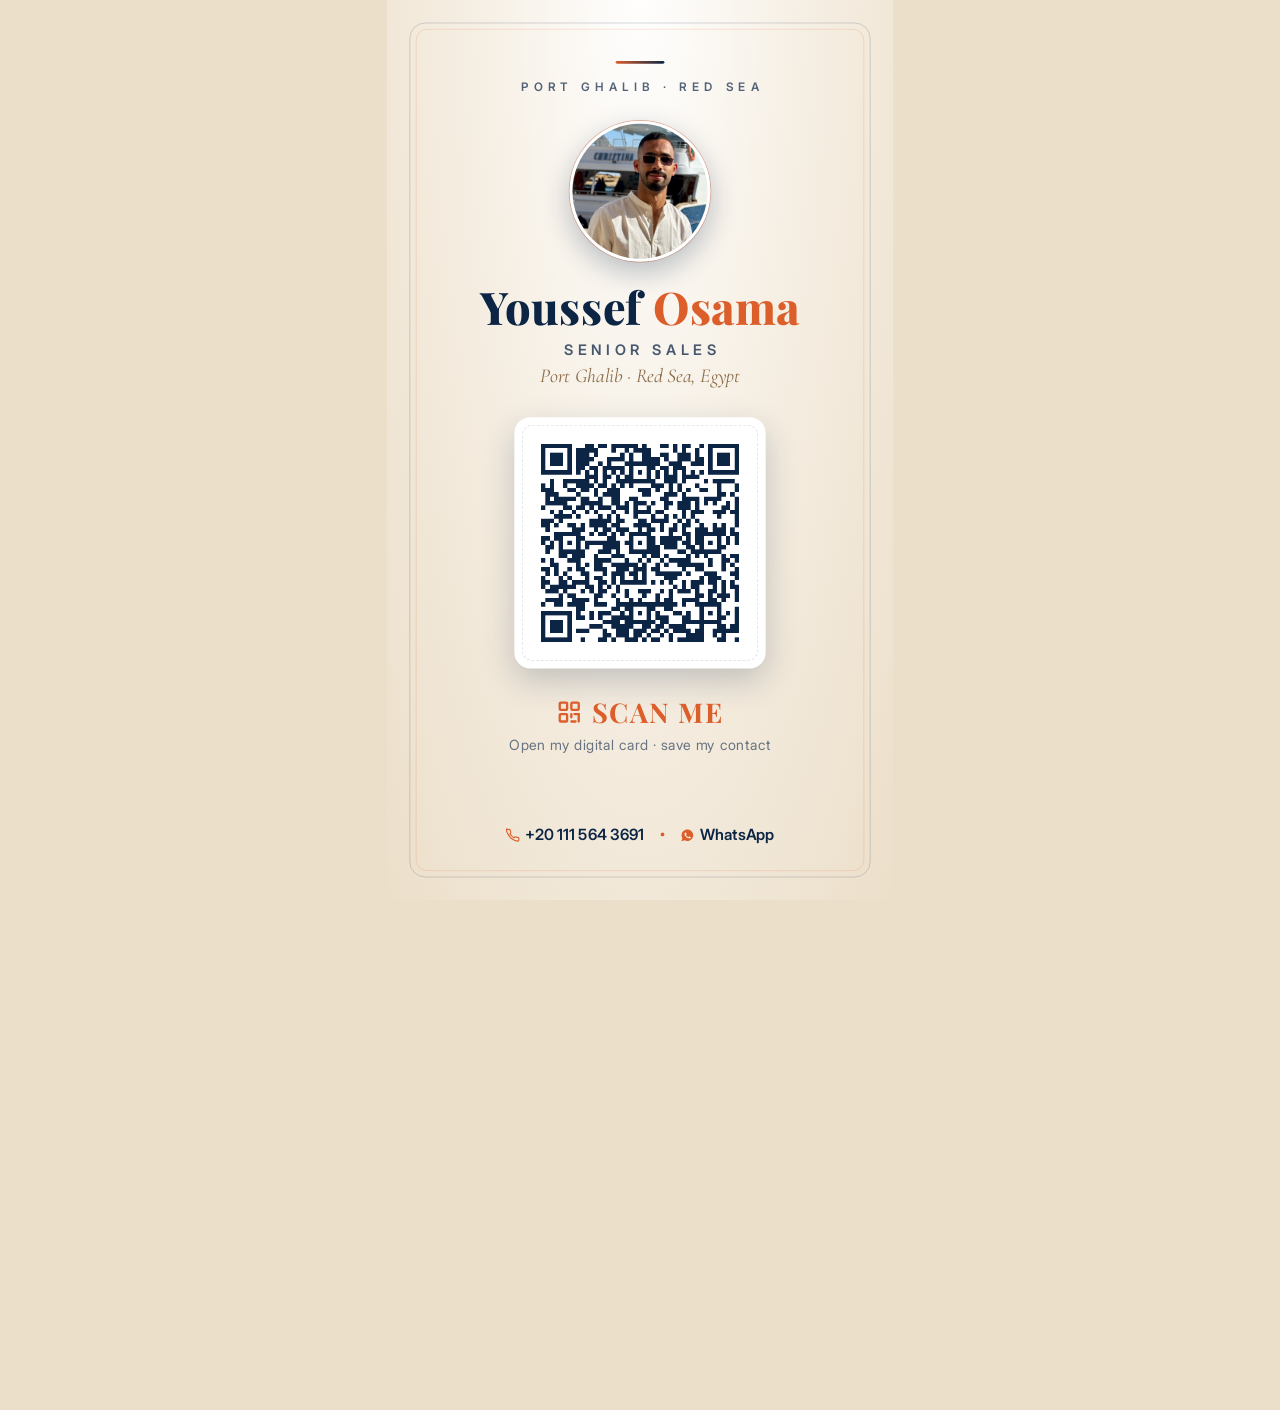
<file: youssef-poster.html>
<!DOCTYPE html>
<html lang="en">
<head>
<meta charset="UTF-8" />
<link href="https://fonts.googleapis.com/css2?family=Playfair+Display:wght@500;600;700;800&family=Inter:wght@400;500;600;700&family=Cormorant+Garamond:ital,wght@0,500;1,400&display=swap" rel="stylesheet" />
<style>
  * { box-sizing: border-box; margin: 0; padding: 0; }

  html, body {
    height: 100%;
    background: #ecdfca;
    overflow: hidden;
  }
  body {
    min-height: 100vh;
    min-height: 100dvh;
    display: flex;
    align-items: center;
    justify-content: center;
  }

  .poster {
    width: 1080px;
    height: 1920px;
    flex: 0 0 auto;
    transform-origin: center center;
    position: relative;
    overflow: hidden;
    font-family: 'Inter', sans-serif;
    background:
      radial-gradient(ellipse at 50% -5%, #ffffff 0%, #f6efe4 45%, #ecdfca 100%);
    display: flex;
    flex-direction: column;
    align-items: center;
    padding: 130px 90px 120px;
    text-align: center;
  }

  /* Decorative frame */
  .frame {
    position: absolute;
    inset: 48px;
    border: 2px solid rgba(12,37,69,0.18);
    border-radius: 34px;
    pointer-events: none;
  }
  .frame::before {
    content: '';
    position: absolute;
    inset: 12px;
    border: 1px solid rgba(219,94,43,0.35);
    border-radius: 24px;
  }

  .accent-bar {
    width: 104px;
    height: 6px;
    border-radius: 4px;
    background: linear-gradient(90deg, #DB5E2B, #0c2545);
    z-index: 1;
  }

  .eyebrow {
    z-index: 1;
    font-size: 25px;
    letter-spacing: 0.44em;
    text-transform: uppercase;
    color: #0c2545;
    font-weight: 600;
    opacity: 0.7;
    margin-top: 34px;
    padding-left: 0.44em;
  }

  /* Photo */
  .photo {
    z-index: 1;
    width: 300px;
    height: 300px;
    border-radius: 50%;
    overflow: hidden;
    border: 6px solid #fff;
    box-shadow: 0 22px 60px rgba(12,37,69,0.28), 0 0 0 2px rgba(219,94,43,0.4);
    margin-top: 58px;
  }
  .photo img {
    width: 100%; height: 100%;
    object-fit: cover;
    object-position: center 12%;
    transform: scale(1.5);
    transform-origin: 50% 18%;
  }

  .name {
    z-index: 1;
    font-family: 'Playfair Display', serif;
    font-size: 96px;
    font-weight: 800;
    color: #0c2545;
    line-height: 1.04;
    margin-top: 46px;
    letter-spacing: 0.01em;
  }
  .name span { color: #DB5E2B; }

  .role {
    z-index: 1;
    font-size: 31px;
    font-weight: 600;
    letter-spacing: 0.32em;
    text-transform: uppercase;
    color: #0c2545;
    opacity: 0.75;
    margin-top: 24px;
    padding-left: 0.32em;
  }
  .place {
    z-index: 1;
    font-family: 'Cormorant Garamond', serif;
    font-style: italic;
    font-size: 42px;
    color: #8a6a45;
    margin-top: 10px;
  }

  /* QR block */
  .qr-wrap {
    z-index: 1;
    margin-top: 64px;
    background: #fff;
    padding: 38px;
    border-radius: 34px;
    box-shadow: 0 26px 70px rgba(12,37,69,0.22);
    position: relative;
  }
  .qr-wrap::after {
    content: '';
    position: absolute;
    inset: 16px;
    border: 2px dashed rgba(12,37,69,0.12);
    border-radius: 22px;
    pointer-events: none;
  }
  .qr-wrap img { display: block; width: 460px; height: 460px; }

  .scan {
    z-index: 1;
    margin-top: 54px;
    display: flex;
    align-items: center;
    gap: 22px;
    font-family: 'Playfair Display', serif;
    font-size: 58px;
    font-weight: 700;
    color: #DB5E2B;
    letter-spacing: 0.05em;
  }
  .scan svg { width: 54px; height: 54px; color: #DB5E2B; }

  .scan-sub {
    z-index: 1;
    margin-top: 14px;
    font-size: 30px;
    color: #0c2545;
    opacity: 0.6;
    letter-spacing: 0.04em;
  }

  /* Bottom contact strip */
  .contact-strip {
    z-index: 1;
    margin-top: auto;
    display: flex;
    align-items: center;
    gap: 34px;
    font-size: 33px;
    font-weight: 600;
    color: #0c2545;
  }
  .contact-strip .dot { width: 8px; height: 8px; border-radius: 50%; background: #DB5E2B; }
  .contact-strip svg { width: 30px; height: 30px; vertical-align: -5px; margin-right: 12px; color: #DB5E2B; }
</style>
</head>
<body>
  <div class="poster">
    <div class="frame"></div>

    <div class="accent-bar"></div>
    <div class="eyebrow">Port Ghalib · Red Sea</div>

    <div class="photo"><img src="assets/youssef-osama.jpg" alt="Youssef Osama" /></div>

    <div class="name">Youssef <span>Osama</span></div>
    <div class="role">Senior Sales</div>
    <div class="place">Port Ghalib · Red Sea, Egypt</div>

    <div class="qr-wrap"><img src="assets/youssef-qr-navy.png" alt="QR code" /></div>

    <div class="scan">
      <svg viewBox="0 0 24 24" fill="none" stroke="currentColor" stroke-width="2.2" stroke-linecap="round" stroke-linejoin="round"><rect x="3" y="3" width="7" height="7" rx="1"/><rect x="14" y="3" width="7" height="7" rx="1"/><rect x="3" y="14" width="7" height="7" rx="1"/><line x1="14" y1="14" x2="14" y2="17"/><line x1="17" y1="14" x2="21" y2="14"/><line x1="21" y1="14" x2="21" y2="21"/><line x1="14" y1="21" x2="18" y2="21"/></svg>
      SCAN ME
    </div>
    <div class="scan-sub">Open my digital card · save my contact</div>

    <div class="contact-strip">
      <span><svg viewBox="0 0 24 24" fill="none" stroke="currentColor" stroke-width="2"><path d="M22 16.92v3a2 2 0 01-2.18 2 19.79 19.79 0 01-8.63-3.07A19.5 19.5 0 013.55 9.81a19.79 19.79 0 01-3.07-8.67A2 2 0 012.46 2h3a2 2 0 012 1.72c.127.96.361 1.903.7 2.81a2 2 0 01-.45 2.11L6.91 9.43a16 16 0 006.66 6.66l.8-.8a2 2 0 012.11-.45c.907.339 1.85.573 2.81.7A2 2 0 0122 16.92z"/></svg>+20 111 564 3691</span>
      <span class="dot"></span>
      <span><svg viewBox="0 0 24 24" fill="currentColor"><path d="M12.04 2c-5.46 0-9.91 4.45-9.91 9.91 0 1.75.46 3.45 1.32 4.95L2 22l5.25-1.38c1.45.79 3.08 1.21 4.79 1.21 5.46 0 9.91-4.45 9.91-9.91S17.5 2 12.04 2m5.8 14.01c-.24.68-1.42 1.31-1.96 1.36-.5.05-.95.24-3.2-.67-2.7-1.09-4.42-3.86-4.55-4.04-.13-.18-1.1-1.46-1.1-2.79 0-1.32.69-1.97.94-2.24.24-.27.53-.34.71-.34.18 0 .35.01.5.01.16.01.38-.06.59.45.24.58.81 2 .88 2.14.07.14.12.31.02.49-.09.18-.14.29-.28.45-.14.16-.29.36-.42.48-.14.13-.28.28-.12.55.16.27.71 1.17 1.53 1.9 1.05.94 1.94 1.23 2.21 1.37.27.14.43.12.59-.07.16-.18.68-.79.86-1.07.18-.27.36-.22.61-.13.24.09 1.55.73 1.81.86.27.13.45.2.51.31.07.11.07.63-.17 1.31"/></svg>WhatsApp</span>
    </div>
  </div>

  <script>
    // Scale the fixed-size poster so the whole thing always fits the screen
    (function () {
      var poster = document.querySelector('.poster');
      function fit() {
        var vw = window.innerWidth;
        var vh = (window.visualViewport && window.visualViewport.height) || window.innerHeight;
        var scale = Math.min(vw / 1080, vh / 1920);
        poster.style.transform = 'scale(' + scale + ')';
      }
      fit();
      window.addEventListener('resize', fit);
      window.addEventListener('orientationchange', fit);
      if (window.visualViewport) window.visualViewport.addEventListener('resize', fit);
    })();
  </script>
</body>
</html>
</file>
